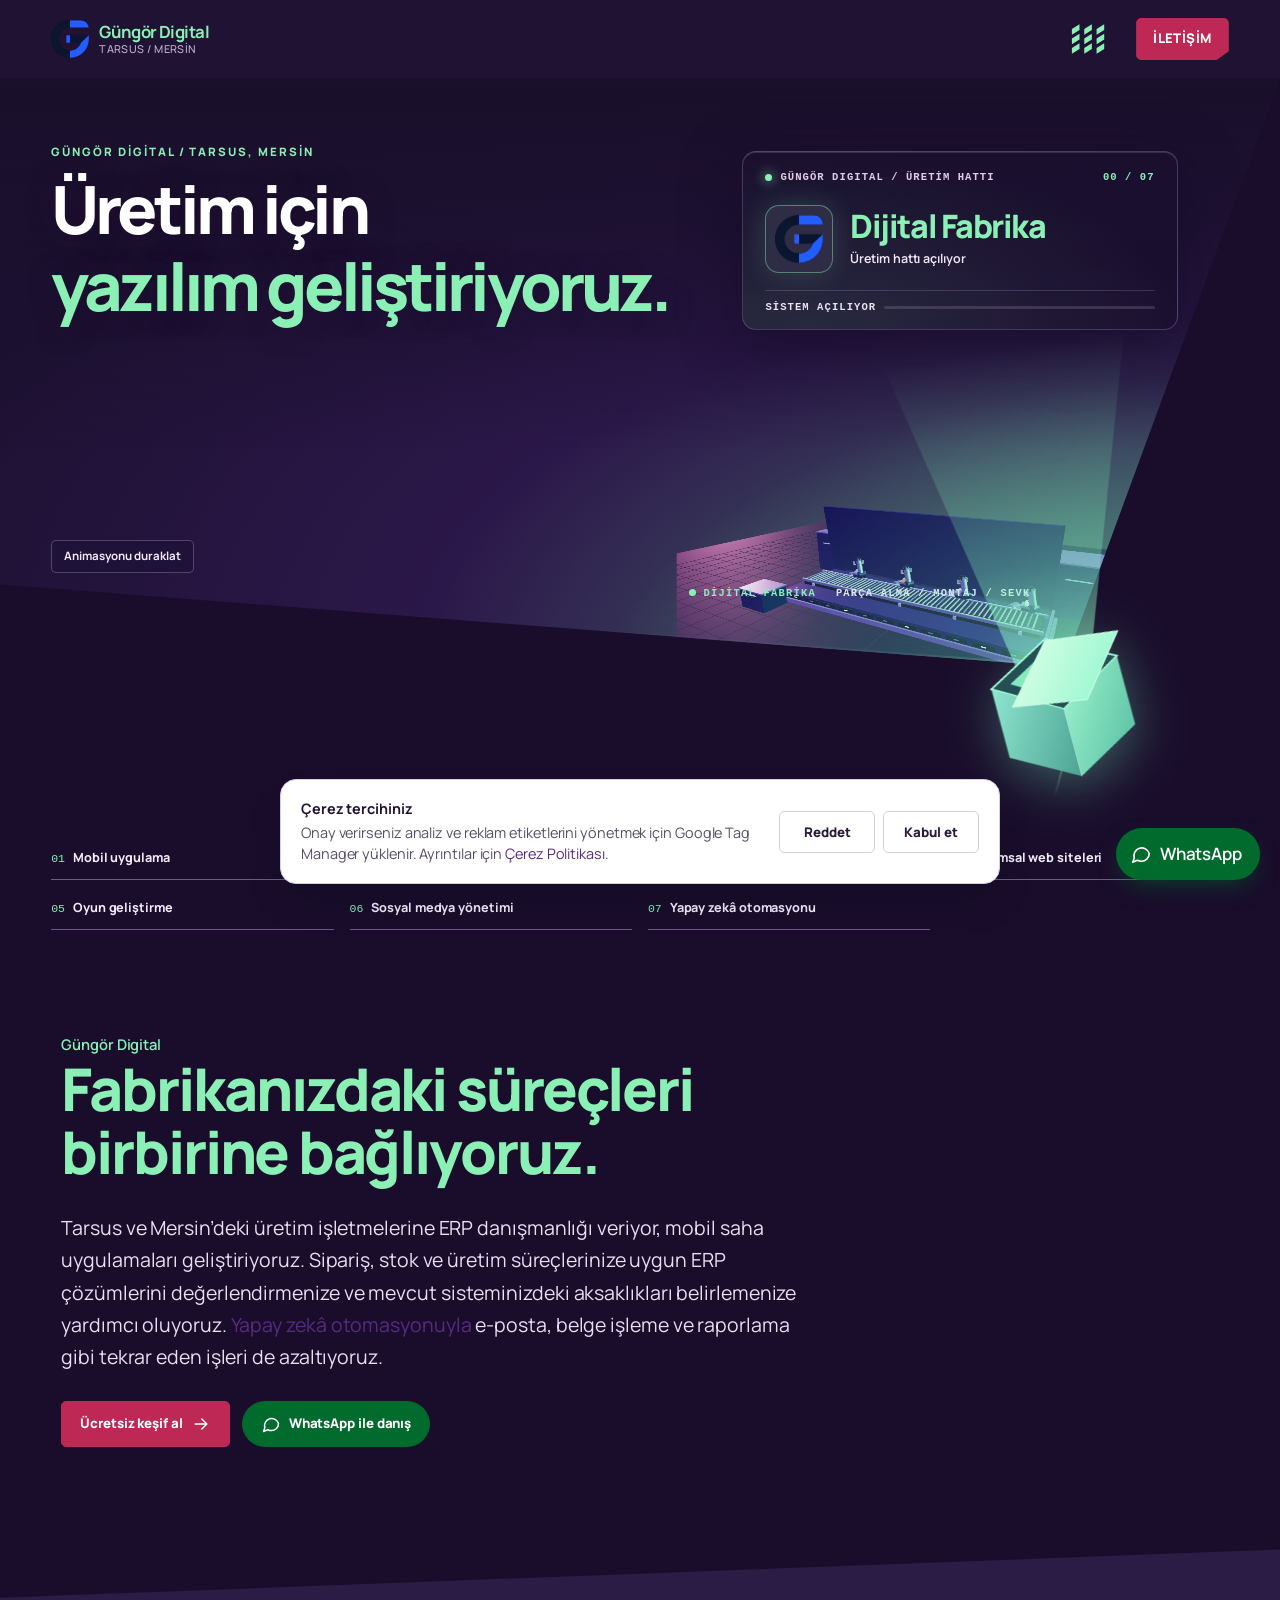
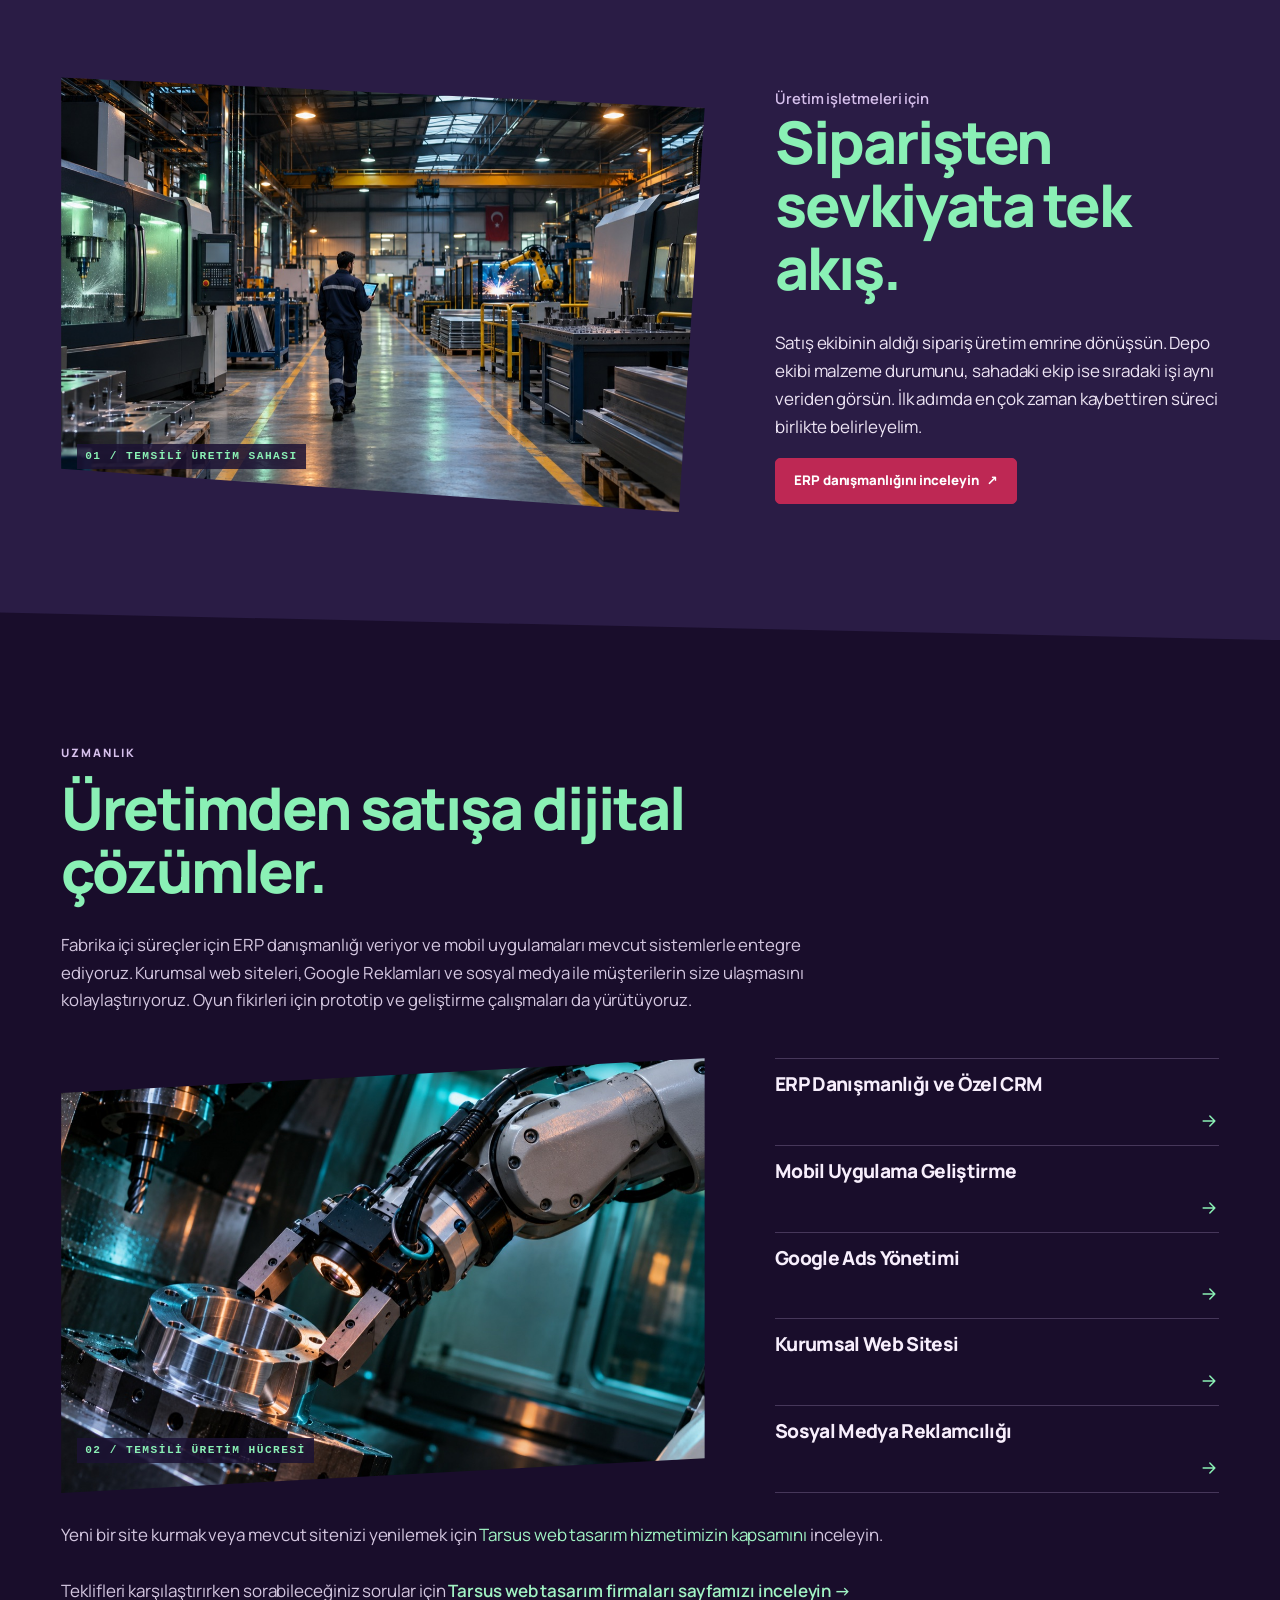
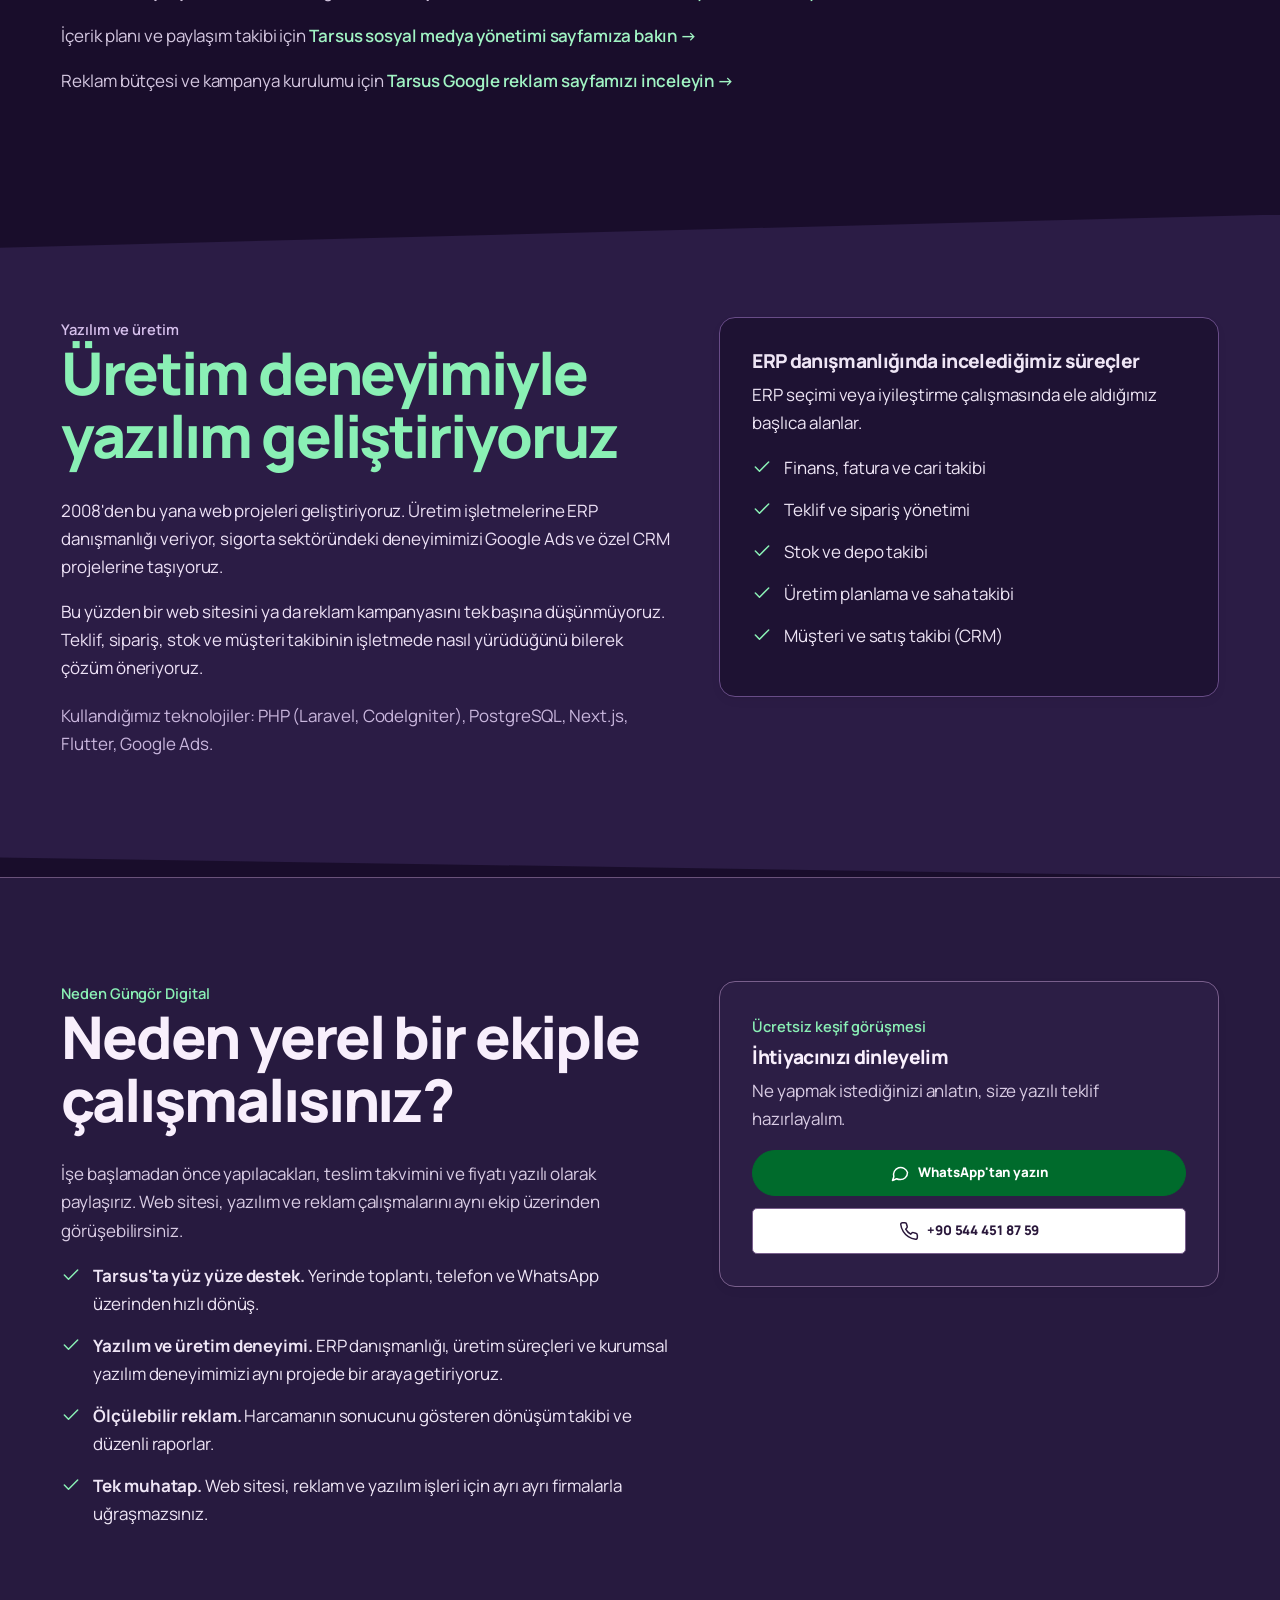
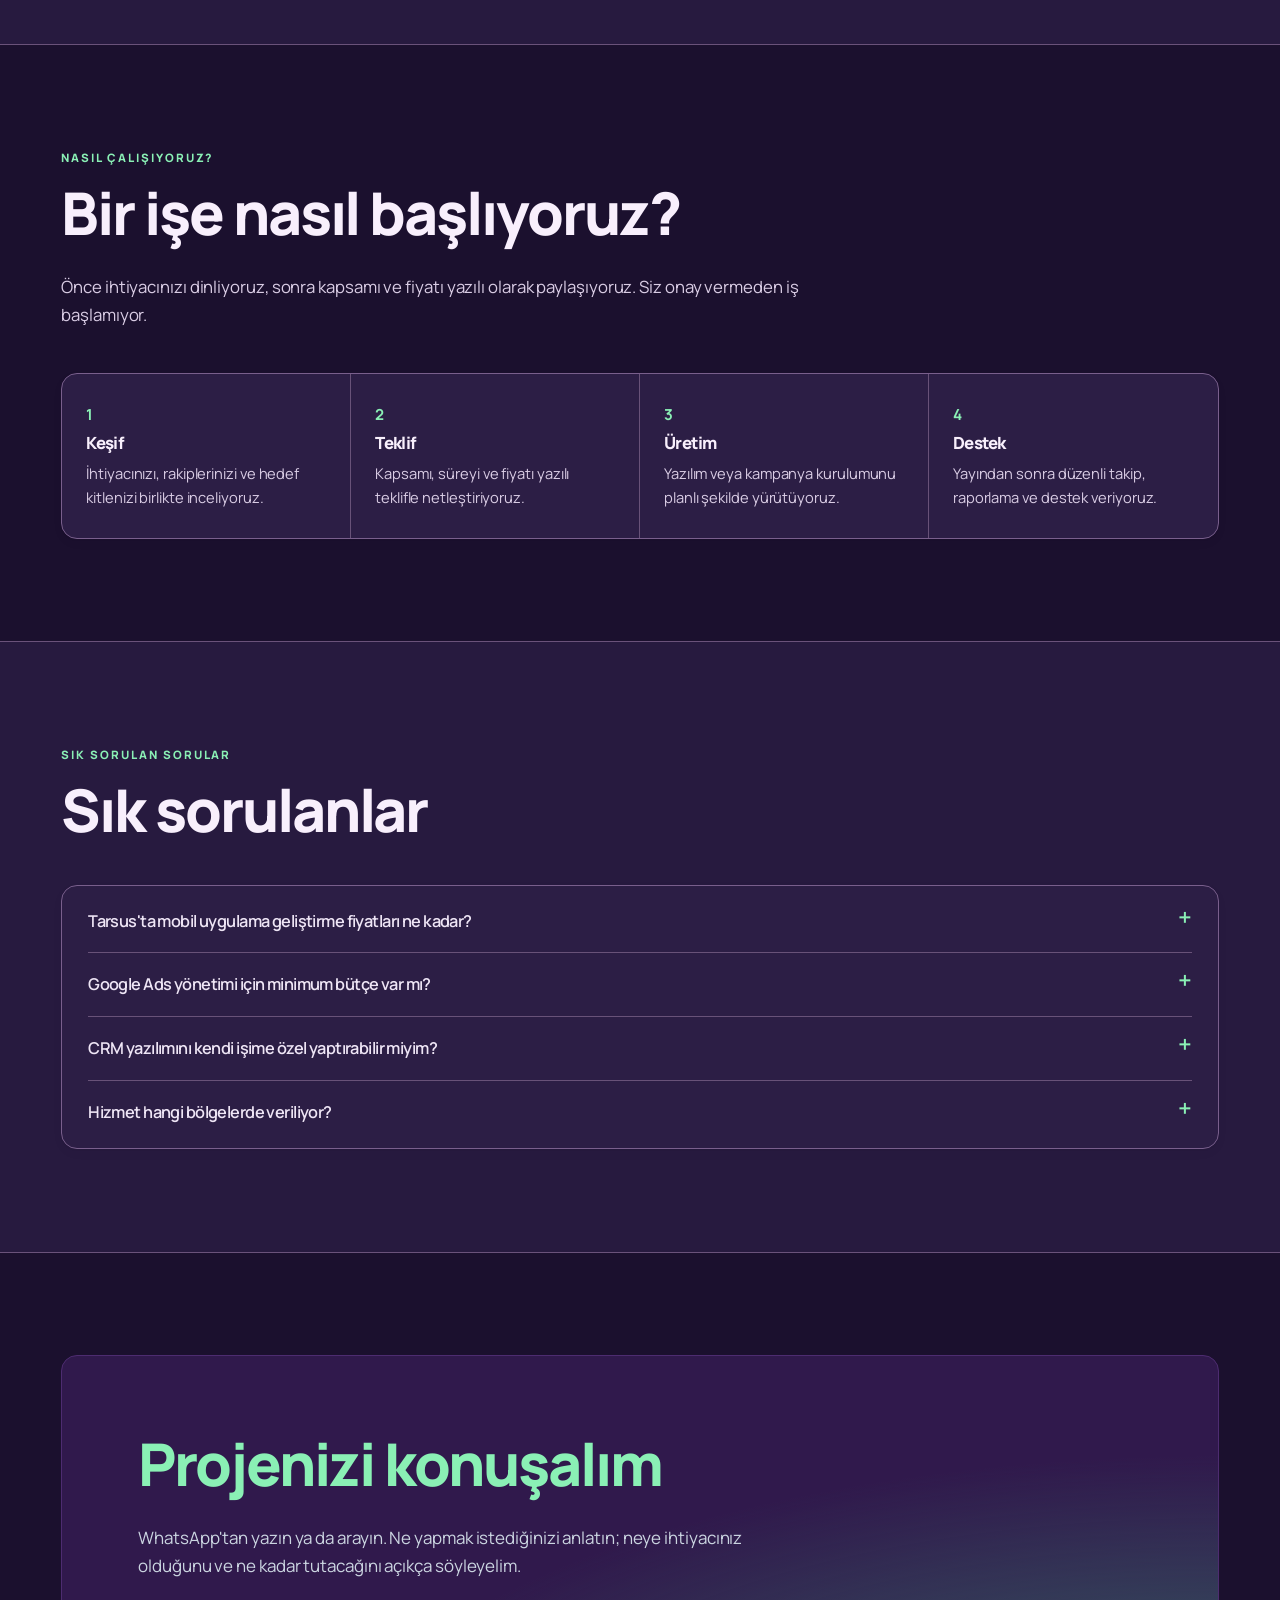
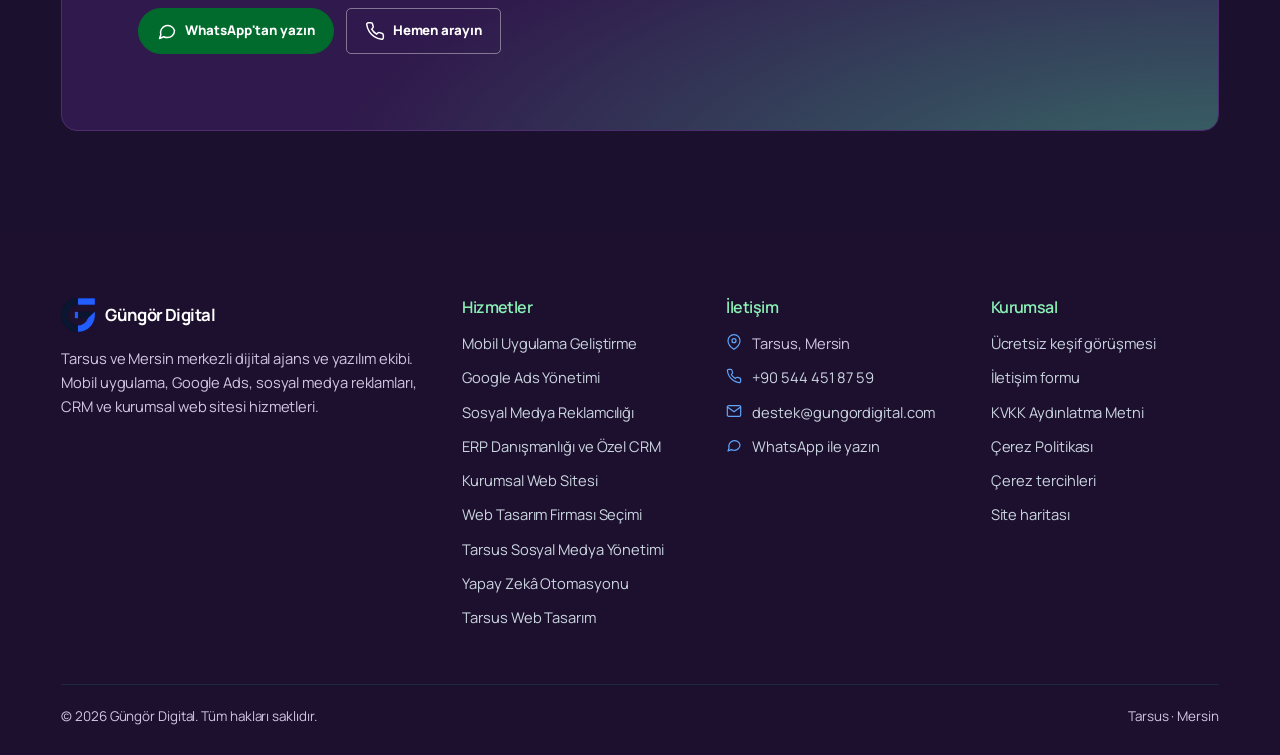
<file: index.html>
<!doctype html>
<html lang="tr-TR">
<head>
<meta charset="utf-8">
<meta name="google-site-verification" content="k1yBXpzhwBnbhdokewDQdq4VgAo1lMGQT7mjPiqqTH0">
<meta name="viewport" content="width=device-width,initial-scale=1,viewport-fit=cover">
<title>Tarsus ve Mersin Yazılım, ERP Danışmanlığı ve Otomasyon | Güngör Digital</title>
<meta name="description" content="Tarsus ve Mersin’de ERP danışmanlığı, yapay zekâ otomasyonu ve mobil saha yazılımı. Üretim işletmeleri için süreç analizi ve entegrasyon planlama.">
<meta name="robots" content="index,follow,max-image-preview:large,max-snippet:-1">
<meta name="author" content="Güngör Digital">
<meta name="geo.region" content="TR-33">
<meta name="geo.placename" content="Tarsus, Mersin">
<link rel="canonical" href="https://tarsus.gungordigital.com/">
<link rel="alternate" hreflang="tr-TR" href="https://tarsus.gungordigital.com/">
<link rel="alternate" hreflang="x-default" href="https://tarsus.gungordigital.com/">
<meta property="og:type" content="website">
<meta property="og:site_name" content="Güngör Digital">
<meta property="og:locale" content="tr_TR">
<meta property="og:title" content="Tarsus ve Mersin Yazılım, ERP Danışmanlığı ve Otomasyon | Güngör Digital">
<meta property="og:description" content="Tarsus ve Mersin’de ERP danışmanlığı, yapay zekâ otomasyonu ve mobil saha yazılımı. Üretim işletmeleri için süreç analizi ve entegrasyon planlama.">
<meta property="og:url" content="https://tarsus.gungordigital.com/">
<meta property="og:image" content="https://tarsus.gungordigital.com/assets/logo.png">
<meta name="twitter:card" content="summary">
<meta name="twitter:title" content="Tarsus ve Mersin Yazılım, ERP Danışmanlığı ve Otomasyon | Güngör Digital">
<meta name="twitter:description" content="Tarsus ve Mersin’de ERP danışmanlığı, yapay zekâ otomasyonu ve mobil saha yazılımı. Üretim işletmeleri için süreç analizi ve entegrasyon planlama.">
<meta name="theme-color" content="#211134">
<link rel="icon" href="/assets/favicon.svg" type="image/svg+xml">
<link rel="icon" href="/assets/logo.png" type="image/png">
<link rel="apple-touch-icon" href="/assets/logo.png">
<link rel="preconnect" href="https://fonts.googleapis.com">
<link rel="preconnect" href="https://fonts.gstatic.com" crossorigin>
<link href="https://fonts.googleapis.com/css2?family=Manrope:wght@400;500;600;700;800&amp;display=swap" rel="stylesheet">
<link rel="stylesheet" href="/assets/style.css?v=kupu-menu">
<script type="application/ld+json">{"@context": "https://schema.org", "@type": "ProfessionalService", "@id": "https://tarsus.gungordigital.com/#business", "name": "Güngör Digital", "url": "https://tarsus.gungordigital.com/", "logo": "https://tarsus.gungordigital.com/assets/logo.png", "telephone": "+905444518759", "email": "destek@gungordigital.com", "address": {"@type": "PostalAddress", "addressLocality": "Tarsus", "addressRegion": "Mersin", "addressCountry": "TR"}, "areaServed": [{"@type": "City", "name": "Tarsus"}, {"@type": "AdministrativeArea", "name": "Mersin"}], "availableLanguage": "Turkish", "knowsAbout": ["Mobil uygulama geliştirme", "Google Ads", "Sosyal medya reklamcılığı", "CRM yazılımı", "Kurumsal web sitesi", "SEO", "ERP danışmanlığı", "Yapay zekâ ve iş süreci otomasyonu", "Sosyal medya yönetimi", "Oyun geliştirme"], "hasOfferCatalog": {"@type": "OfferCatalog", "name": "Hizmetler", "itemListElement": [{"@type": "Offer", "itemOffered": {"@type": "Service", "name": "Tarsus'ta Mobil Uygulama Geliştirme", "url": "https://tarsus.gungordigital.com/mobil-uygulama-gelistirme.html"}}, {"@type": "Offer", "itemOffered": {"@type": "Service", "name": "Tarsus'ta Google Ads Yönetimi", "url": "https://tarsus.gungordigital.com/google-ads-yonetimi.html"}}, {"@type": "Offer", "itemOffered": {"@type": "Service", "name": "Tarsus'ta Sosyal Medya Reklamcılığı", "url": "https://tarsus.gungordigital.com/sosyal-medya-reklamciligi.html"}}, {"@type": "Offer", "itemOffered": {"@type": "Service", "name": "Özel CRM ve Kurumsal Yazılım Geliştirme", "url": "https://tarsus.gungordigital.com/crm-ve-kurumsal-yazilim.html"}}, {"@type": "Offer", "itemOffered": {"@type": "Service", "name": "Tarsus'ta Kurumsal Web Sitesi Tasarımı", "url": "https://tarsus.gungordigital.com/kurumsal-web-sitesi.html"}}]}}</script>
<script type="application/ld+json">{"@context": "https://schema.org", "@type": "WebSite", "name": "Güngör Digital", "url": "https://tarsus.gungordigital.com/", "inLanguage": "tr-TR", "@id": "https://tarsus.gungordigital.com/#website"}</script>
<script type="application/ld+json">{"@context": "https://schema.org", "@type": "FAQPage", "mainEntity": [{"@type": "Question", "name": "Tarsus'ta mobil uygulama geliştirme fiyatları ne kadar?", "acceptedAnswer": {"@type": "Answer", "text": "Fiyat; platforma (iOS, Android veya ikisi), özelliklere ve entegrasyonlara göre değişir. Ücretsiz keşif görüşmesinde kapsamı netleştirip yazılı teklif sunuyoruz."}}, {"@type": "Question", "name": "Google Ads yönetimi için minimum bütçe var mı?", "acceptedAnswer": {"@type": "Answer", "text": "Sabit bir minimum bütçe zorunluluğumuz yok. Sektörünüze ve hedeflerinize göre uygun bütçe planı oluşturuyoruz. Reklam harcaması doğrudan Google'a ödenir."}}, {"@type": "Question", "name": "CRM yazılımını kendi işime özel yaptırabilir miyim?", "acceptedAnswer": {"@type": "Answer", "text": "Evet. Satış, müşteri takibi, teklif ve fatura süreçlerinize göre özel CRM geliştiriyoruz; mevcut sisteminizle entegrasyon da yapılabilir."}}, {"@type": "Question", "name": "Hizmet hangi bölgelerde veriliyor?", "acceptedAnswer": {"@type": "Answer", "text": "Merkezimiz Tarsus'tadır. Tarsus ve Mersin'de yüz yüze, diğer bölgelerde ise uzaktan çalışıyoruz."}}]}</script>
<script type="application/ld+json">{"@context": "https://schema.org", "@type": "WebPage", "@id": "https://tarsus.gungordigital.com/#webpage", "url": "https://tarsus.gungordigital.com/", "name": "Tarsus ve Mersin Yazılım, ERP Danışmanlığı ve Otomasyon | Güngör Digital", "description": "Tarsus ve Mersin’de ERP danışmanlığı, yapay zekâ otomasyonu ve mobil saha yazılımı. Üretim işletmeleri için süreç analizi ve entegrasyon planlama.", "inLanguage": "tr-TR", "isPartOf": {"@id": "https://tarsus.gungordigital.com/#website"}, "about": {"@id": "https://tarsus.gungordigital.com/#business"}}</script>
<template id="gd-gtm-source">
<script async src="https://www.googletagmanager.com/gtm.js?id=GTM-NLWD7CCN"></script>
</template>
<script>
  window.dataLayer = window.dataLayer || [];
  function gtag(){dataLayer.push(arguments);}
  gtag('js', new Date());
</script>
</head>
<body class="home">
<a class="skip" href="#main">İçeriğe geç</a>
<header class="site-header">
<div class="wrap nav">
<a class="logo" href="/" aria-label="Güngör Digital - Ana sayfa"><img src="/assets/logo.png" alt="Güngör Digital logosu" width="38" height="38"><span class="logo-t"><b>Güngör Digital</b><small>TARSUS / MERSİN</small></span></a>
<nav class="menu-overlay" id="menu" aria-label="Ana menü" hidden>
<div class="menu-inner wrap">
<ul class="menu-links"><li><a href="/" aria-current="page">Ana Sayfa</a></li><li><a href="/#hizmetler">Uzmanlık</a><ul class="menu-services"><li><a href="/crm-ve-kurumsal-yazilim.html">ERP Danışmanlığı ve CRM</a></li><li><a href="/yapay-zeka-otomasyonu.html">Yapay Zekâ Otomasyonu</a></li><li><a href="/mobil-uygulama-gelistirme.html">Mobil Uygulama</a></li><li><a href="/google-ads-yonetimi.html">Google Reklamları</a></li><li><a href="/kurumsal-web-sitesi.html">Kurumsal Web</a></li><li><a href="/tarsus-web-tasarim.html">Tarsus Web Tasarım</a></li><li><a href="/tarsus-web-tasarim-firmalari.html">Web Tasarım Firması Seçimi</a></li><li><a href="/sosyal-medya-reklamciligi.html">Sosyal Medya Reklamları</a></li><li><a href="/tarsus-sosyal-medya-yonetimi.html">Sosyal Medya Yönetimi</a></li><li><a href="/iletisim.html#oyun-gelistirme">Oyun Geliştirme</a></li></ul></li><li><a href="/#yaklasim">Yaklaşım</a></li><li><a href="/#hakkimizda">Hakkımızda</a></li><li><a href="/iletisim.html">İletişim</a></li></ul>
<div class="menu-visual" aria-hidden="true">
  <img src="/assets/uretim-sahasi.jpg" alt="" width="1500" height="844" loading="lazy" decoding="async">
  <img src="/assets/robot-kalite.jpg" alt="" width="1450" height="816" loading="lazy" decoding="async">
</div>
</div>
</nav>
<div class="nav-right">
<a class="btn btn-wa btn-sm hide-m" href="https://wa.me/905444518759" rel="noopener"><svg class="ic" viewBox="0 0 24 24" fill="none" stroke="currentColor" stroke-width="1.8" stroke-linecap="round" stroke-linejoin="round" aria-hidden="true"><path d="M21 11.5a8.4 8.4 0 0 1-9 8.4 8.6 8.6 0 0 1-4-1L3 21l1.6-4.6A8.4 8.4 0 1 1 21 11.5z"/></svg>WhatsApp</a>
<a class="btn btn-primary btn-sm" href="/iletisim.html">İletişim <svg class="ic" viewBox="0 0 24 24" fill="none" stroke="currentColor" stroke-width="1.8" stroke-linecap="round" stroke-linejoin="round" aria-hidden="true"><path d="M5 12h14M13 6l6 6-6 6"/></svg></a>
<button class="nav-toggle" type="button" aria-label="Menüyü aç" aria-expanded="false" aria-controls="menu">
<svg class="nav-grid-icon" viewBox="0 0 40 36" aria-hidden="true">
<path fill="currentColor" d="M2 7l8-5v6l-8 5zm13 0l8-5v6l-8 5zm13 0l8-5v6l-8 5zM2 17l8-5v6l-8 5zm13 0l8-5v6l-8 5zm13 0l8-5v6l-8 5zM2 27l8-5v6l-8 5zm13 0l8-5v6l-8 5zm13 0l8-5v6l-8 5z"/>
</svg>
<svg class="nav-close-icon" viewBox="0 0 40 36" aria-hidden="true"><path fill="currentColor" d="m3 3 10 6v6L3 9zm33 0v6l-10 6V9zM3 32v-6l10-6v6zm33 0-10-6v-6l10 6zM16 15h7v6h-7z"/></svg>
</button>
</div>
</div>
</header>
<main id="main">
<section class="hero">
<div class="hero-assembly">
<div class="hero-surface">
  <div class="wrap">
    <span class="pill">Güngör Digital / Tarsus, Mersin</span>
    <h1>Üretim için <span class="accent">yazılım geliştiriyoruz.</span></h1>
  </div>
  <div class="factory-show" aria-hidden="true" hidden>
    <div class="show-status"><span class="show-beacon"></span><span>GÜNGÖR DIGITAL / ÜRETİM HATTI</span><span class="show-index">00 / 07</span></div>
    <div class="show-body">
      <div class="show-icon">
        <img src="/assets/logo.png" alt="" width="54" height="54">
        <svg viewBox="0 0 48 48" fill="none" stroke="currentColor" stroke-width="2.25" stroke-linecap="round" stroke-linejoin="round">
          <g data-icon="1"><rect x="13" y="4" width="22" height="40" rx="5"/><path d="M20 9h8m-9 17 4 4 7-9m-8 17h4"/></g>
          <g data-icon="2"><path d="m24 5 19 10-19 10L5 15zm-19 19 19 10 19-10M5 33l19 10 19-10"/></g>
          <g data-icon="3"><path d="M6 39h36M10 31v-8m9 8V18m9 13V14m9 17V8M9 17l10-6 8 1 10-7m-7 0h7v7"/></g>
          <g data-icon="4"><rect x="4" y="7" width="40" height="34" rx="4"/><path d="M4 16h40M10 12h1m5 0h1m2 13-6 5 6 5m10-10 6 5-6 5"/></g>
          <g data-icon="5"><path d="M14 14h20c4 0 7 3 8 7l2 10c1 5-4 8-8 5l-5-5H17l-5 5c-4 3-9 0-8-5l2-10c1-4 4-7 8-7Z"/><path d="M15 19v10m-5-5h10m11-1h.1m6 4h.1"/></g>
          <g data-icon="6"><path d="M9 9h25a4 4 0 0 1 4 4v16a4 4 0 0 1-4 4H21l-9 7v-7H9a4 4 0 0 1-4-4V13a4 4 0 0 1 4-4Z"/><path d="M14 21h.1m7 0h.1m7 0h.1m10-6h2a3 3 0 0 1 3 3v12"/></g>
          <g data-icon="7"><rect x="15" y="15" width="18" height="18" rx="4"/><path d="M24 5v10m0 18v10M5 24h10m18 0h10m-25 0 4 4 7-8"/><circle cx="24" cy="5" r="2"/><circle cx="43" cy="24" r="2"/></g>
        </svg>
      </div>
      <div class="show-copy">
        <div class="show-title">Dijital Fabrika</div>
        <div class="show-detail">Üretim hattı açılıyor</div>
      </div>
    </div>
    <div class="show-footer"><span class="show-stage">SİSTEM AÇILIYOR</span><span class="show-track"><span></span></span></div>
  </div>
  <figure class="factory-scene">
  <canvas class="factory-canvas" role="img" aria-label="Sürekli çalışan 3B fabrika sahnesi. Robot kolları besleyicilerden parça alıp Güngör Digital, mobil uygulama, ERP danışmanlığı, Google Reklamları, kurumsal web sitesi, oyun geliştirme, sosyal medya ve yapay zekâ otomasyonu paletlerine takıyor. Konveyör paletleri istasyonlar arasında taşıyor."></canvas>
  <img src="/assets/dijital-fabrika.svg?v=2" width="800" height="450" alt="Kutudan yükselen Güngör Digital üretim hattı. Robot kolları Güngör logosu, Ads, mobil uygulama ve ERP danışmanlığını simgeleyen parçaları sırayla yerleştiriyor." fetchpriority="high">
  <figcaption><span>DİJİTAL FABRİKA</span><span>PARÇA ALMA / MONTAJ / SEVK</span></figcaption>
</figure>
<button class="motion-control" type="button" hidden>Animasyonu duraklat</button>
</div>
<div class="hero-cube" aria-hidden="true">
  <svg viewBox="0 0 100 100" fill="none">
    <defs>
      <linearGradient id="cube-top" x2="1" y2="1"><stop stop-color="#e1ffe9"/><stop offset="1" stop-color="#8cf6cc"/></linearGradient>
      <linearGradient id="cube-left" x2="1" y2="1"><stop stop-color="#8de6ce"/><stop offset="1" stop-color="#4ca394"/></linearGradient>
      <linearGradient id="cube-right" x2="1" y2="1"><stop stop-color="#a3f6d2"/><stop offset="1" stop-color="#52bc9e"/></linearGradient>
    </defs>
    <path d="m50 3 43 23-43 25L7 26z" fill="#244f54" stroke="#a7ffda" stroke-width="1.2"/>
    <path d="m50 10 30 16-30 18-30-18z" fill="#93ffd0" opacity=".88"/>
    <path d="M7 26l43 25v46L7 73z" fill="url(#cube-left)"/>
    <path d="m50 51 43-25v47L50 97z" fill="url(#cube-right)"/>
    <path d="m7 26 43 25 43-25M50 51v46" stroke="#ceffe6" stroke-opacity=".56" stroke-width=".6"/>
    <path class="cube-lid" d="m50 3 43 23-43 25L7 26z" fill="url(#cube-top)" stroke="#ceffe6" stroke-width=".65"/>
  </svg>
</div>
</div>
<nav class="wrap factory-services" aria-label="Üretim hattındaki hizmetler">
  <a href="/mobil-uygulama-gelistirme.html"><span>01</span> Mobil uygulama</a>
  <a href="/crm-ve-kurumsal-yazilim.html"><span>02</span> ERP danışmanlığı</a>
  <a href="/google-ads-yonetimi.html"><span>03</span> Google Reklamları</a>
  <a href="/kurumsal-web-sitesi.html"><span>04</span> Kurumsal web siteleri</a>
  <a href="/iletisim.html#oyun-gelistirme"><span>05</span> Oyun geliştirme</a>
  <a href="/tarsus-sosyal-medya-yonetimi.html"><span>06</span> Sosyal medya yönetimi</a>
  <a href="/yapay-zeka-otomasyonu.html"><span>07</span> Yapay zekâ otomasyonu</a>
</nav>
</section>
<section class="section home-intro"><div class="wrap">
<div class="intro-copy">
<div class="label">Güngör Digital</div>
<h2>Fabrikanızdaki süreçleri birbirine bağlıyoruz.</h2>
<p class="lead">Tarsus ve Mersin’deki üretim işletmelerine ERP danışmanlığı veriyor, mobil saha uygulamaları geliştiriyoruz. Sipariş, stok ve üretim süreçlerinize uygun ERP çözümlerini değerlendirmenize ve mevcut sisteminizdeki aksaklıkları belirlemenize yardımcı oluyoruz. <a href="/yapay-zeka-otomasyonu.html">Yapay zekâ otomasyonuyla</a> e-posta, belge işleme ve raporlama gibi tekrar eden işleri de azaltıyoruz.</p>
<div class="btns">
<a class="btn btn-primary" href="/iletisim.html">Ücretsiz keşif al <svg class="ic" viewBox="0 0 24 24" fill="none" stroke="currentColor" stroke-width="1.8" stroke-linecap="round" stroke-linejoin="round" aria-hidden="true"><path d="M5 12h14M13 6l6 6-6 6"/></svg></a>
<a class="btn btn-wa" href="https://wa.me/905444518759" rel="noopener"><svg class="ic" viewBox="0 0 24 24" fill="none" stroke="currentColor" stroke-width="1.8" stroke-linecap="round" stroke-linejoin="round" aria-hidden="true"><path d="M21 11.5a8.4 8.4 0 0 1-9 8.4 8.6 8.6 0 0 1-4-1L3 21l1.6-4.6A8.4 8.4 0 1 1 21 11.5z"/></svg>WhatsApp ile danış</a>
</div>
</div>
<div class="trust"><div><svg class="ic" viewBox="0 0 24 24" fill="none" stroke="currentColor" stroke-width="1.8" stroke-linecap="round" stroke-linejoin="round" aria-hidden="true"><path d="M1 6v16l7-4 8 4 7-4V2l-7 4-8-4z"/><path d="M8 2v16M16 6v16"/></svg><span>Tarsus & Mersin'de<small>Yüz yüze toplantı veya online görüşme</small></span></div><div><svg class="ic" viewBox="0 0 24 24" fill="none" stroke="currentColor" stroke-width="1.8" stroke-linecap="round" stroke-linejoin="round" aria-hidden="true"><path d="M12 22s8-4 8-10V5l-8-3-8 3v7c0 6 8 10 8 10z"/></svg><span>Şeffaf teklif<small>Kapsam ve fiyat yazılı olarak netleşir</small></span></div><div><svg class="ic" viewBox="0 0 24 24" fill="none" stroke="currentColor" stroke-width="1.8" stroke-linecap="round" stroke-linejoin="round" aria-hidden="true"><circle cx="9" cy="7" r="4"/><path d="M17 11a4 4 0 1 0 0-8M3 21v-2a4 4 0 0 1 4-4h6a4 4 0 0 1 4 4v2"/></svg><span>Tek muhatap<small>Web, reklam ve yazılım için ayrı ayrı firma aramazsınız</small></span></div><div><svg class="ic" viewBox="0 0 24 24" fill="none" stroke="currentColor" stroke-width="1.8" stroke-linecap="round" stroke-linejoin="round" aria-hidden="true"><path d="M13 2 3 14h9l-1 8 10-12h-9z"/></svg><span>Hızlı dönüş<small>WhatsApp üzerinden hızlı yanıt</small></span></div></div>

</div></section>
<section class="section factory-feature" aria-labelledby="factory-feature-heading">
  <div class="wrap feature-grid">
    <figure class="feature-photo">
      <img src="/assets/uretim-sahasi.jpg" width="1500" height="844" loading="lazy" decoding="async" alt="Üretim makinelerinin bulunduğu fabrikada tabletle çalışan personel">
      <figcaption>01 / TEMSİLİ ÜRETİM SAHASI</figcaption>
    </figure>
    <div class="feature-copy">
      <div class="label">Üretim işletmeleri için</div>
      <h2 id="factory-feature-heading">Siparişten sevkiyata tek akış.</h2>
      <p>Satış ekibinin aldığı sipariş üretim emrine dönüşsün. Depo ekibi malzeme durumunu, sahadaki ekip ise sıradaki işi aynı veriden görsün. İlk adımda en çok zaman kaybettiren süreci birlikte belirleyelim.</p>
      <a class="btn btn-primary" href="/crm-ve-kurumsal-yazilim.html">ERP danışmanlığını inceleyin <span aria-hidden="true">↗</span></a>
    </div>
  </div>
</section>
<section class="section" id="hizmetler"><div class="wrap">
<div class="section-head"><div class="label">Uzmanlık</div><h2>Üretimden satışa dijital çözümler.</h2><p>Fabrika içi süreçler için ERP danışmanlığı veriyor ve mobil uygulamaları mevcut sistemlerle entegre ediyoruz. Kurumsal web siteleri, Google Reklamları ve sosyal medya ile müşterilerin size ulaşmasını kolaylaştırıyoruz. Oyun fikirleri için prototip ve geliştirme çalışmaları da yürütüyoruz.</p></div>
<div class="expertise-grid">
<figure class="expertise-photo"><img src="/assets/robot-kalite.jpg" width="1450" height="816" loading="lazy" decoding="async" alt="Robot kolunun CNC üretim hücresinde işlenmiş metal parçayı kavraması"><figcaption>02 / TEMSİLİ ÜRETİM HÜCRESİ</figcaption></figure>
<div class="grid grid-3 expertise-links">
<a class="card" href="/crm-ve-kurumsal-yazilim.html"><div class="icon-box"><svg class="ic" viewBox="0 0 24 24" fill="none" stroke="currentColor" stroke-width="1.8" stroke-linecap="round" stroke-linejoin="round" aria-hidden="true"><ellipse cx="12" cy="5" rx="8" ry="3"/><path d="M4 5v14c0 1.7 3.6 3 8 3s8-1.3 8-3V5"/><path d="M4 12c0 1.7 3.6 3 8 3s8-1.3 8-3"/></svg></div><span class="tagchip">DANIŞMANLIK &amp; CRM</span><h3>ERP Danışmanlığı ve Özel CRM</h3><p>ERP seçiminde, süreç analizinde ve mevcut sistemin iyileştirilmesinde danışmanlık. Satış ve müşteri takibi için özel CRM geliştirme.</p><span class="more">Detaylı bilgi <svg class="ic" viewBox="0 0 24 24" fill="none" stroke="currentColor" stroke-width="1.8" stroke-linecap="round" stroke-linejoin="round" aria-hidden="true"><path d="M5 12h14M13 6l6 6-6 6"/></svg></span></a>
<a class="card" href="/mobil-uygulama-gelistirme.html"><div class="icon-box"><svg class="ic" viewBox="0 0 24 24" fill="none" stroke="currentColor" stroke-width="1.8" stroke-linecap="round" stroke-linejoin="round" aria-hidden="true"><rect x="7" y="2" width="10" height="20" rx="2"/><path d="M11 18h2"/></svg></div><span class="tagchip">iOS & Android</span><h3>Mobil Uygulama Geliştirme</h3><p>iOS ve Android için müşteri, personel ve yönetim uygulamaları. Fikirden mağaza yayınına kadar, Tarsus ve Mersin'deki işletmeler için.</p><span class="more">Detaylı bilgi <svg class="ic" viewBox="0 0 24 24" fill="none" stroke="currentColor" stroke-width="1.8" stroke-linecap="round" stroke-linejoin="round" aria-hidden="true"><path d="M5 12h14M13 6l6 6-6 6"/></svg></span></a>
<a class="card" href="/google-ads-yonetimi.html"><div class="icon-box"><svg class="ic" viewBox="0 0 24 24" fill="none" stroke="currentColor" stroke-width="1.8" stroke-linecap="round" stroke-linejoin="round" aria-hidden="true"><circle cx="11" cy="11" r="7"/><path d="m21 21-4.3-4.3"/></svg></div><span class="tagchip">Arama & Performance Max</span><h3>Google Ads Yönetimi</h3><p>Google Ads kampanyalarını kuruyor, arama terimlerini ve bütçeyi takip ediyoruz. Telefon, WhatsApp ve form üzerinden gelen talepleri raporluyoruz.</p><span class="more">Detaylı bilgi <svg class="ic" viewBox="0 0 24 24" fill="none" stroke="currentColor" stroke-width="1.8" stroke-linecap="round" stroke-linejoin="round" aria-hidden="true"><path d="M5 12h14M13 6l6 6-6 6"/></svg></span></a>
<a class="card" href="/kurumsal-web-sitesi.html"><div class="icon-box"><svg class="ic" viewBox="0 0 24 24" fill="none" stroke="currentColor" stroke-width="1.8" stroke-linecap="round" stroke-linejoin="round" aria-hidden="true"><rect x="3" y="4" width="18" height="16" rx="2"/><path d="M3 9h18M7 14h4"/></svg></div><span class="tagchip">Next.js & SEO</span><h3>Kurumsal Web Sitesi</h3><p>Ürün ve hizmetlerinizi anlatan kurumsal siteler hazırlıyoruz. Mobil kullanımı, sayfa başlıklarını ve Google’ın sayfalara erişimini kontrol ediyoruz.</p><span class="more">Detaylı bilgi <svg class="ic" viewBox="0 0 24 24" fill="none" stroke="currentColor" stroke-width="1.8" stroke-linecap="round" stroke-linejoin="round" aria-hidden="true"><path d="M5 12h14M13 6l6 6-6 6"/></svg></span></a>
<a class="card" href="/sosyal-medya-reklamciligi.html"><div class="icon-box"><svg class="ic" viewBox="0 0 24 24" fill="none" stroke="currentColor" stroke-width="1.8" stroke-linecap="round" stroke-linejoin="round" aria-hidden="true"><path d="M3 11v2a1 1 0 0 0 1 1h2l5 4V6L6 10H4a1 1 0 0 0-1 1z"/><path d="M16 8a5 5 0 0 1 0 8"/></svg></div><span class="tagchip">Meta & TikTok</span><h3>Sosyal Medya Reklamcılığı</h3><p>Instagram, Facebook, TikTok ve LinkedIn için reklam metinleri, görseller ve videolar hazırlıyoruz. Kampanyaları gelen başvurulara ve maliyetlerine göre değerlendiriyoruz.</p><span class="more">Detaylı bilgi <svg class="ic" viewBox="0 0 24 24" fill="none" stroke="currentColor" stroke-width="1.8" stroke-linecap="round" stroke-linejoin="round" aria-hidden="true"><path d="M5 12h14M13 6l6 6-6 6"/></svg></span></a>
</div>
</div>
<p style="margin-top:28px;color:var(--muted)">Yeni bir site kurmak veya mevcut sitenizi yenilemek için <a href="/tarsus-web-tasarim.html">Tarsus web tasarım hizmetimizin kapsamını</a> inceleyin.</p>
<p style="margin-top:28px;color:var(--muted)">Teklifleri karşılaştırırken sorabileceğiniz sorular için <a href="/tarsus-web-tasarim-firmalari.html" style="font-weight:600">Tarsus web tasarım firmaları sayfamızı inceleyin &rarr;</a></p>
<p style="margin-top:8px;color:var(--muted)">İçerik planı ve paylaşım takibi için <a href="/tarsus-sosyal-medya-yonetimi.html" style="font-weight:600">Tarsus sosyal medya yönetimi sayfamıza bakın &rarr;</a></p>
<p style="margin-top:8px;color:var(--muted)">Reklam bütçesi ve kampanya kurulumu için <a href="/google-ads-yonetimi.html" style="font-weight:600">Tarsus Google reklam sayfamızı inceleyin &rarr;</a></p>
</div></section>
<section class="section" id="hakkimizda"><div class="wrap split">
<div>
<div class="label">Yazılım ve üretim</div><h2>Üretim deneyimiyle yazılım geliştiriyoruz</h2>
<p>2008'den bu yana web projeleri geliştiriyoruz. Üretim işletmelerine ERP danışmanlığı veriyor, sigorta sektöründeki deneyimimizi Google Ads ve özel CRM projelerine taşıyoruz.</p>
<p>Bu yüzden bir web sitesini ya da reklam kampanyasını tek başına düşünmüyoruz. Teklif, sipariş, stok ve müşteri takibinin işletmede nasıl yürüdüğünü bilerek çözüm öneriyoruz.</p>
<p class="muted" style="margin-top:20px">Kullandığımız teknolojiler: PHP (Laravel, CodeIgniter), PostgreSQL, Next.js, Flutter, Google Ads.</p>
</div>
<aside class="panel">
<img class="experience-art" src="/assets/hizmet-erp.svg" width="544" height="280" alt="Kurumsal yazılım modüllerini gösteren katmanlı çizim" loading="lazy" decoding="async"><h3>ERP danışmanlığında incelediğimiz süreçler</h3>
<p>ERP seçimi veya iyileştirme çalışmasında ele aldığımız başlıca alanlar.</p>
<ul class="checks" style="margin-top:14px">
<li><svg class="ic" viewBox="0 0 24 24" fill="none" stroke="currentColor" stroke-width="1.8" stroke-linecap="round" stroke-linejoin="round" aria-hidden="true"><path d="M20 6 9 17l-5-5"/></svg><span>Finans, fatura ve cari takibi</span></li>
<li><svg class="ic" viewBox="0 0 24 24" fill="none" stroke="currentColor" stroke-width="1.8" stroke-linecap="round" stroke-linejoin="round" aria-hidden="true"><path d="M20 6 9 17l-5-5"/></svg><span>Teklif ve sipariş yönetimi</span></li>
<li><svg class="ic" viewBox="0 0 24 24" fill="none" stroke="currentColor" stroke-width="1.8" stroke-linecap="round" stroke-linejoin="round" aria-hidden="true"><path d="M20 6 9 17l-5-5"/></svg><span>Stok ve depo takibi</span></li>
<li><svg class="ic" viewBox="0 0 24 24" fill="none" stroke="currentColor" stroke-width="1.8" stroke-linecap="round" stroke-linejoin="round" aria-hidden="true"><path d="M20 6 9 17l-5-5"/></svg><span>Üretim planlama ve saha takibi</span></li>
<li><svg class="ic" viewBox="0 0 24 24" fill="none" stroke="currentColor" stroke-width="1.8" stroke-linecap="round" stroke-linejoin="round" aria-hidden="true"><path d="M20 6 9 17l-5-5"/></svg><span>Müşteri ve satış takibi (CRM)</span></li>
</ul>
</aside>
</div></section>
<section class="section alt"><div class="wrap split">
<div>
<div class="label">Neden Güngör Digital</div>
<h2>Neden yerel bir ekiple çalışmalısınız?</h2>
<p class="muted">İşe başlamadan önce yapılacakları, teslim takvimini ve fiyatı yazılı olarak paylaşırız. Web sitesi, yazılım ve reklam çalışmalarını aynı ekip üzerinden görüşebilirsiniz.</p>
<ul class="checks">
<li><svg class="ic" viewBox="0 0 24 24" fill="none" stroke="currentColor" stroke-width="1.8" stroke-linecap="round" stroke-linejoin="round" aria-hidden="true"><path d="M20 6 9 17l-5-5"/></svg><span><strong>Tarsus'ta yüz yüze destek.</strong> Yerinde toplantı, telefon ve WhatsApp üzerinden hızlı dönüş.</span></li>
<li><svg class="ic" viewBox="0 0 24 24" fill="none" stroke="currentColor" stroke-width="1.8" stroke-linecap="round" stroke-linejoin="round" aria-hidden="true"><path d="M20 6 9 17l-5-5"/></svg><span><strong>Yazılım ve üretim deneyimi.</strong> ERP danışmanlığı, üretim süreçleri ve kurumsal yazılım deneyimimizi aynı projede bir araya getiriyoruz.</span></li>
<li><svg class="ic" viewBox="0 0 24 24" fill="none" stroke="currentColor" stroke-width="1.8" stroke-linecap="round" stroke-linejoin="round" aria-hidden="true"><path d="M20 6 9 17l-5-5"/></svg><span><strong>Ölçülebilir reklam.</strong> Harcamanın sonucunu gösteren dönüşüm takibi ve düzenli raporlar.</span></li>
<li><svg class="ic" viewBox="0 0 24 24" fill="none" stroke="currentColor" stroke-width="1.8" stroke-linecap="round" stroke-linejoin="round" aria-hidden="true"><path d="M20 6 9 17l-5-5"/></svg><span><strong>Tek muhatap.</strong> Web sitesi, reklam ve yazılım işleri için ayrı ayrı firmalarla uğraşmazsınız.</span></li>
</ul>
</div>
<aside class="panel">
<div class="label">Ücretsiz keşif görüşmesi</div>
<h3 style="margin-top:8px">İhtiyacınızı dinleyelim</h3>
<p>Ne yapmak istediğinizi anlatın, size yazılı teklif hazırlayalım.</p>
<div class="btns" style="margin-top:4px">
<a class="btn btn-wa btn-block" href="https://wa.me/905444518759" rel="noopener"><svg class="ic" viewBox="0 0 24 24" fill="none" stroke="currentColor" stroke-width="1.8" stroke-linecap="round" stroke-linejoin="round" aria-hidden="true"><path d="M21 11.5a8.4 8.4 0 0 1-9 8.4 8.6 8.6 0 0 1-4-1L3 21l1.6-4.6A8.4 8.4 0 1 1 21 11.5z"/></svg>WhatsApp'tan yazın</a>
<a class="btn btn-outline btn-block" href="tel:+905444518759"><svg class="ic" viewBox="0 0 24 24" fill="none" stroke="currentColor" stroke-width="1.8" stroke-linecap="round" stroke-linejoin="round" aria-hidden="true"><path d="M22 16.9v3a2 2 0 0 1-2.2 2 19.8 19.8 0 0 1-8.6-3.1 19.5 19.5 0 0 1-6-6A19.8 19.8 0 0 1 2.1 4.2 2 2 0 0 1 4.1 2h3a2 2 0 0 1 2 1.7c.1.9.4 1.8.7 2.7a2 2 0 0 1-.5 2.1L8 9.8a16 16 0 0 0 6 6l1.3-1.3a2 2 0 0 1 2.1-.5c.9.3 1.8.6 2.7.7a2 2 0 0 1 1.7 2z"/></svg>+90 544 451 87 59</a>
</div>
</aside>
</div></section>
<section class="section" id="yaklasim"><div class="wrap">
<div class="section-head"><div class="label">Nasıl çalışıyoruz?</div><h2>Bir işe nasıl başlıyoruz?</h2><p>Önce ihtiyacınızı dinliyoruz, sonra kapsamı ve fiyatı yazılı olarak paylaşıyoruz. Siz onay vermeden iş başlamıyor.</p></div>
<div class="process"><div><b>1</b><h3>Keşif</h3><p>İhtiyacınızı, rakiplerinizi ve hedef kitlenizi birlikte inceliyoruz.</p></div><div><b>2</b><h3>Teklif</h3><p>Kapsamı, süreyi ve fiyatı yazılı teklifle netleştiriyoruz.</p></div><div><b>3</b><h3>Üretim</h3><p>Yazılım veya kampanya kurulumunu planlı şekilde yürütüyoruz.</p></div><div><b>4</b><h3>Destek</h3><p>Yayından sonra düzenli takip, raporlama ve destek veriyoruz.</p></div></div>
</div></section>
<section class="section alt" id="sss"><div class="wrap"><div class="section-head"><div class="label">Sık sorulan sorular</div><h2>Sık sorulanlar</h2></div><div class="faq-acc"><details><summary>Tarsus'ta mobil uygulama geliştirme fiyatları ne kadar?</summary><p>Fiyat; platforma (iOS, Android veya ikisi), özelliklere ve entegrasyonlara göre değişir. Ücretsiz keşif görüşmesinde kapsamı netleştirip yazılı teklif sunuyoruz.</p></details><details><summary>Google Ads yönetimi için minimum bütçe var mı?</summary><p>Sabit bir minimum bütçe zorunluluğumuz yok. Sektörünüze ve hedeflerinize göre uygun bütçe planı oluşturuyoruz. Reklam harcaması doğrudan Google'a ödenir.</p></details><details><summary>CRM yazılımını kendi işime özel yaptırabilir miyim?</summary><p>Evet. Satış, müşteri takibi, teklif ve fatura süreçlerinize göre özel CRM geliştiriyoruz; mevcut sisteminizle entegrasyon da yapılabilir.</p></details><details><summary>Hizmet hangi bölgelerde veriliyor?</summary><p>Merkezimiz Tarsus'tadır. Tarsus ve Mersin'de yüz yüze, diğer bölgelerde ise uzaktan çalışıyoruz.</p></details></div></div></section>
<section class="section"><div class="wrap"><div class="cta">
<h2>Projenizi konuşalım</h2>
<p>WhatsApp'tan yazın ya da arayın. Ne yapmak istediğinizi anlatın; neye ihtiyacınız olduğunu ve ne kadar tutacağını açıkça söyleyelim.</p>
<div class="btns">
<a class="btn btn-wa" href="https://wa.me/905444518759" rel="noopener"><svg class="ic" viewBox="0 0 24 24" fill="none" stroke="currentColor" stroke-width="1.8" stroke-linecap="round" stroke-linejoin="round" aria-hidden="true"><path d="M21 11.5a8.4 8.4 0 0 1-9 8.4 8.6 8.6 0 0 1-4-1L3 21l1.6-4.6A8.4 8.4 0 1 1 21 11.5z"/></svg>WhatsApp'tan yazın</a>
<a class="btn btn-outline" href="tel:+905444518759"><svg class="ic" viewBox="0 0 24 24" fill="none" stroke="currentColor" stroke-width="1.8" stroke-linecap="round" stroke-linejoin="round" aria-hidden="true"><path d="M22 16.9v3a2 2 0 0 1-2.2 2 19.8 19.8 0 0 1-8.6-3.1 19.5 19.5 0 0 1-6-6A19.8 19.8 0 0 1 2.1 4.2 2 2 0 0 1 4.1 2h3a2 2 0 0 1 2 1.7c.1.9.4 1.8.7 2.7a2 2 0 0 1-.5 2.1L8 9.8a16 16 0 0 0 6 6l1.3-1.3a2 2 0 0 1 2.1-.5c.9.3 1.8.6 2.7.7a2 2 0 0 1 1.7 2z"/></svg>Hemen arayın</a>
</div>
</div></div></section>
</main>
<footer class="site-footer">
<div class="wrap">
<div class="fgrid">
<div>
<div class="fbrand"><img src="/assets/logo.png" alt="" width="34" height="34"><b>Güngör Digital</b></div>
<p>Tarsus ve Mersin merkezli dijital ajans ve yazılım ekibi. Mobil uygulama, Google Ads, sosyal medya reklamları, CRM ve kurumsal web sitesi hizmetleri.</p>
</div>
<div>
<h3>Hizmetler</h3>
<ul><li><a href="/mobil-uygulama-gelistirme.html">Mobil Uygulama Geliştirme</a></li><li><a href="/google-ads-yonetimi.html">Google Ads Yönetimi</a></li><li><a href="/sosyal-medya-reklamciligi.html">Sosyal Medya Reklamcılığı</a></li><li><a href="/crm-ve-kurumsal-yazilim.html">ERP Danışmanlığı ve Özel CRM</a></li><li><a href="/kurumsal-web-sitesi.html">Kurumsal Web Sitesi</a></li><li><a href="/tarsus-web-tasarim-firmalari.html">Web Tasarım Firması Seçimi</a></li><li><a href="/tarsus-sosyal-medya-yonetimi.html">Tarsus Sosyal Medya Yönetimi</a></li><li><a href="/yapay-zeka-otomasyonu.html">Yapay Zekâ Otomasyonu</a></li>
<li><a href="/tarsus-web-tasarim.html">Tarsus Web Tasarım</a></li></ul>
</div>
<div>
<h3>İletişim</h3>
<ul class="fcontact">
<li><svg class="ic" viewBox="0 0 24 24" fill="none" stroke="currentColor" stroke-width="1.8" stroke-linecap="round" stroke-linejoin="round" aria-hidden="true"><path d="M21 10c0 7-9 13-9 13S3 17 3 10a9 9 0 0 1 18 0z"/><circle cx="12" cy="10" r="3"/></svg><span>Tarsus, Mersin</span></li>
<li><svg class="ic" viewBox="0 0 24 24" fill="none" stroke="currentColor" stroke-width="1.8" stroke-linecap="round" stroke-linejoin="round" aria-hidden="true"><path d="M22 16.9v3a2 2 0 0 1-2.2 2 19.8 19.8 0 0 1-8.6-3.1 19.5 19.5 0 0 1-6-6A19.8 19.8 0 0 1 2.1 4.2 2 2 0 0 1 4.1 2h3a2 2 0 0 1 2 1.7c.1.9.4 1.8.7 2.7a2 2 0 0 1-.5 2.1L8 9.8a16 16 0 0 0 6 6l1.3-1.3a2 2 0 0 1 2.1-.5c.9.3 1.8.6 2.7.7a2 2 0 0 1 1.7 2z"/></svg><a href="tel:+905444518759">+90 544 451 87 59</a></li>
<li><svg class="ic" viewBox="0 0 24 24" fill="none" stroke="currentColor" stroke-width="1.8" stroke-linecap="round" stroke-linejoin="round" aria-hidden="true"><rect x="2" y="4" width="20" height="16" rx="2"/><path d="m22 6-10 7L2 6"/></svg><a href="mailto:destek@gungordigital.com">destek@gungordigital.com</a></li>
<li><svg class="ic" viewBox="0 0 24 24" fill="none" stroke="currentColor" stroke-width="1.8" stroke-linecap="round" stroke-linejoin="round" aria-hidden="true"><path d="M21 11.5a8.4 8.4 0 0 1-9 8.4 8.6 8.6 0 0 1-4-1L3 21l1.6-4.6A8.4 8.4 0 1 1 21 11.5z"/></svg><a href="https://wa.me/905444518759" rel="noopener">WhatsApp ile yazın</a></li>
</ul>
</div>
<div>
<h3>Kurumsal</h3>
<ul>
<li><a href="/iletisim.html">Ücretsiz keşif görüşmesi</a></li>
<li><a href="/iletisim.html">İletişim formu</a></li>
<li><a href="/kvkk.html">KVKK Aydınlatma Metni</a></li><li><a href="/cerez-politikasi.html">Çerez Politikası</a></li><li><button type="button" class="linklike" data-cookie-settings>Çerez tercihleri</button></li><li><a href="/sitemap.xml">Site haritası</a></li>
</ul>
</div>
</div>
<div class="copy"><span>&copy; 2026 Güngör Digital. Tüm hakları saklıdır.</span><span>Tarsus &middot; Mersin</span></div>
</div>
</footer>
<a class="wa-float" href="https://wa.me/905444518759" rel="noopener" aria-label="WhatsApp ile yazın"><svg class="ic" viewBox="0 0 24 24" fill="none" stroke="currentColor" stroke-width="1.8" stroke-linecap="round" stroke-linejoin="round" aria-hidden="true"><path d="M21 11.5a8.4 8.4 0 0 1-9 8.4 8.6 8.6 0 0 1-4-1L3 21l1.6-4.6A8.4 8.4 0 1 1 21 11.5z"/></svg>WhatsApp</a>
<div class="mbar" role="navigation" aria-label="Hızlı iletişim">
<a class="mb-wa" href="https://wa.me/905444518759" rel="noopener"><svg class="ic" viewBox="0 0 24 24" fill="none" stroke="currentColor" stroke-width="1.8" stroke-linecap="round" stroke-linejoin="round" aria-hidden="true"><path d="M21 11.5a8.4 8.4 0 0 1-9 8.4 8.6 8.6 0 0 1-4-1L3 21l1.6-4.6A8.4 8.4 0 1 1 21 11.5z"/></svg>WhatsApp</a>
<a class="mb-call" href="tel:+905444518759"><svg class="ic" viewBox="0 0 24 24" fill="none" stroke="currentColor" stroke-width="1.8" stroke-linecap="round" stroke-linejoin="round" aria-hidden="true"><path d="M22 16.9v3a2 2 0 0 1-2.2 2 19.8 19.8 0 0 1-8.6-3.1 19.5 19.5 0 0 1-6-6A19.8 19.8 0 0 1 2.1 4.2 2 2 0 0 1 4.1 2h3a2 2 0 0 1 2 1.7c.1.9.4 1.8.7 2.7a2 2 0 0 1-.5 2.1L8 9.8a16 16 0 0 0 6 6l1.3-1.3a2 2 0 0 1 2.1-.5c.9.3 1.8.6 2.7.7a2 2 0 0 1 1.7 2z"/></svg>Ara</a>
</div>
<script src="/assets/main.js?v=gtm-2" defer></script>
<script type="module" src="/assets/fabrika.js?v=projeksiyon"></script>
</body>
</html>
</file>
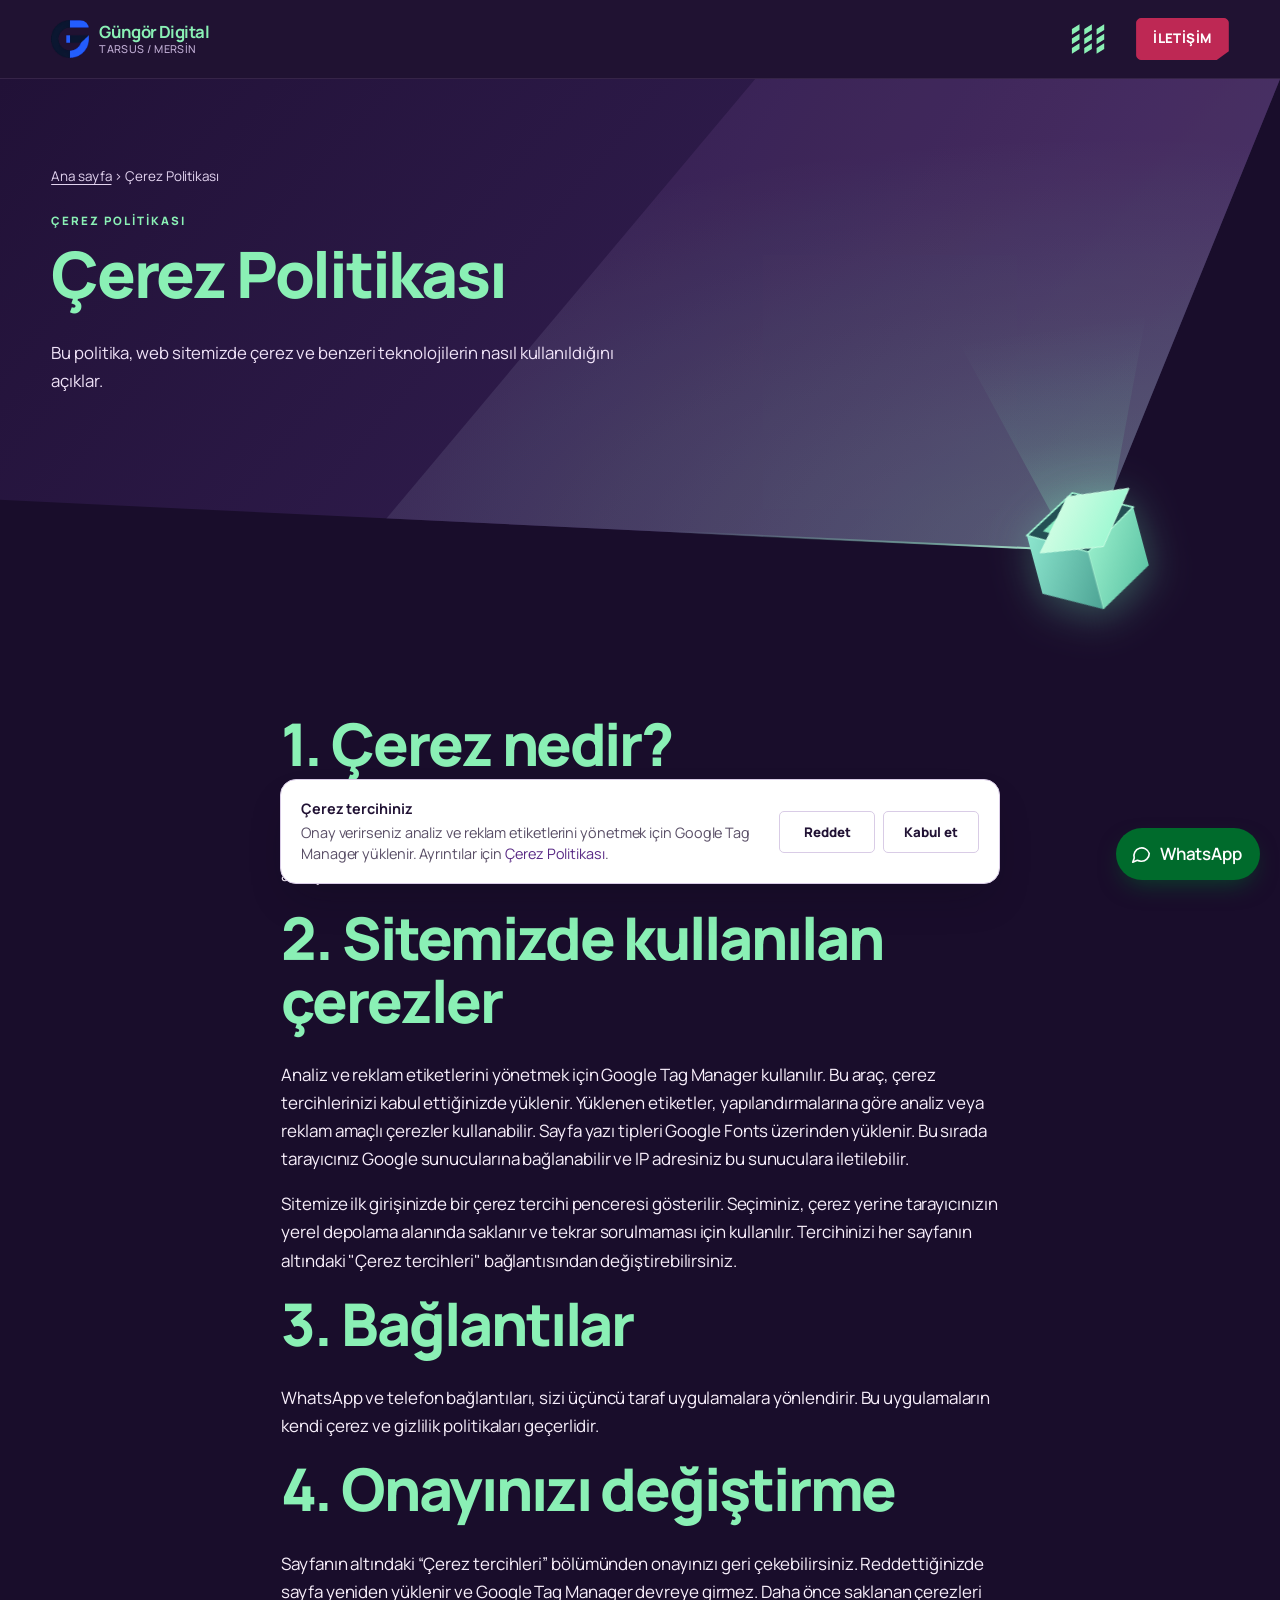
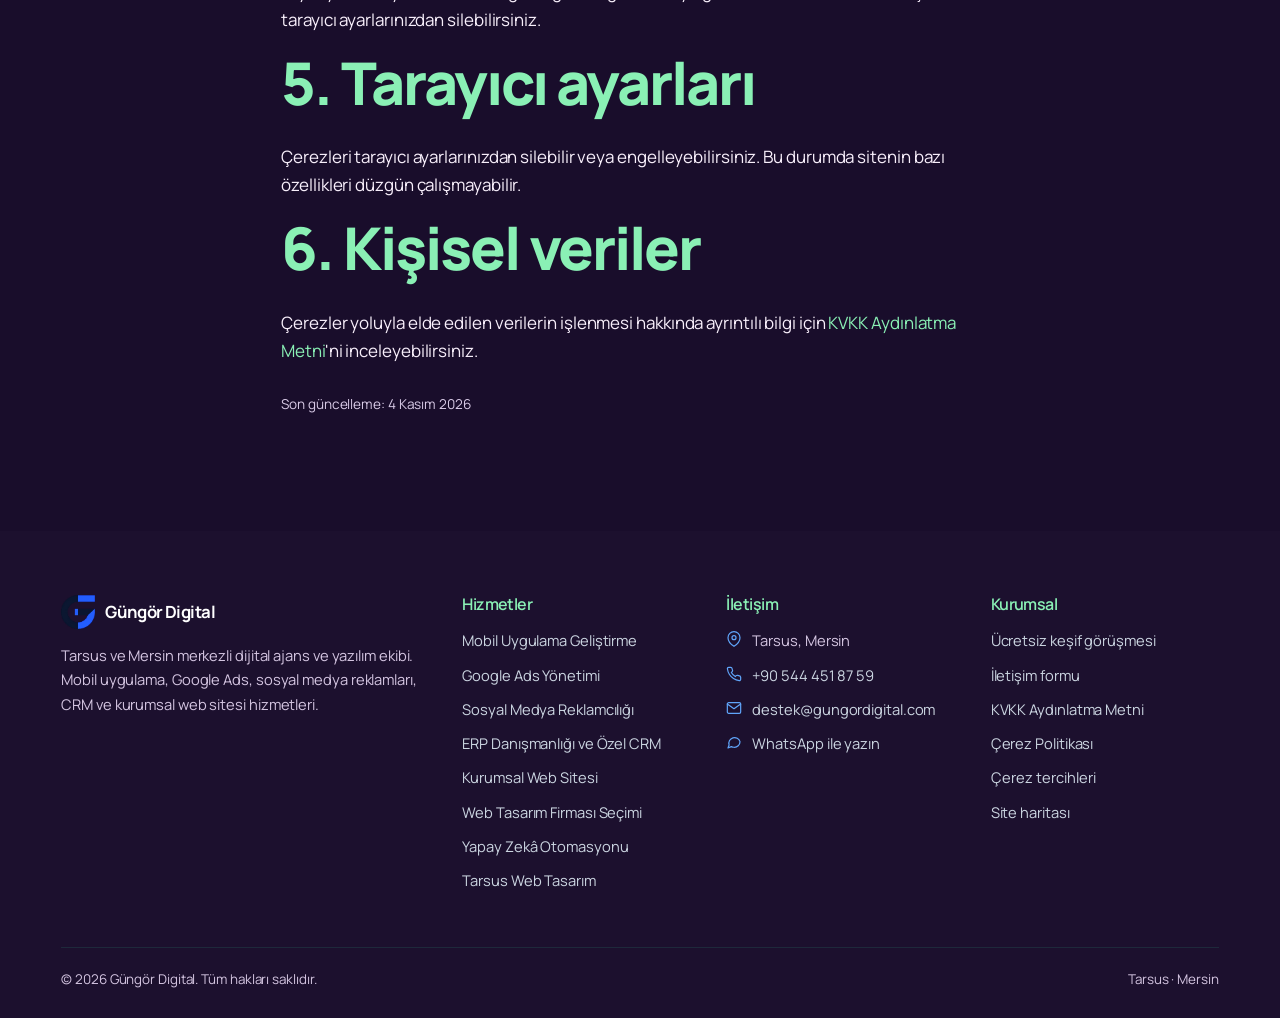
<file: cerez-politikasi.html>
<!doctype html>
<html lang="tr-TR">
<head>
<meta charset="utf-8">
<meta name="google-site-verification" content="k1yBXpzhwBnbhdokewDQdq4VgAo1lMGQT7mjPiqqTH0">
<meta name="viewport" content="width=device-width,initial-scale=1,viewport-fit=cover">
<title>Çerez Politikası | Güngör Digital</title>
<meta name="description" content="Güngör Digital sitesinde kullanılan tarayıcı depolama tercihlerini, üçüncü taraf bağlantıları ve çerez ayarlarınızı nasıl yönetebileceğinizi öğrenin.">
<meta name="robots" content="index,follow">
<meta name="author" content="Güngör Digital">
<meta name="geo.region" content="TR-33">
<meta name="geo.placename" content="Tarsus, Mersin">
<link rel="canonical" href="https://tarsus.gungordigital.com/cerez-politikasi.html">
<link rel="alternate" hreflang="tr-TR" href="https://tarsus.gungordigital.com/cerez-politikasi.html">
<link rel="alternate" hreflang="x-default" href="https://tarsus.gungordigital.com/cerez-politikasi.html">
<meta property="og:type" content="website">
<meta property="og:site_name" content="Güngör Digital">
<meta property="og:locale" content="tr_TR">
<meta property="og:title" content="Çerez Politikası | Güngör Digital">
<meta property="og:description" content="Güngör Digital sitesinde kullanılan tarayıcı depolama tercihlerini, üçüncü taraf bağlantıları ve çerez ayarlarınızı nasıl yönetebileceğinizi öğrenin.">
<meta property="og:url" content="https://tarsus.gungordigital.com/cerez-politikasi.html">
<meta property="og:image" content="https://tarsus.gungordigital.com/assets/logo.png">
<meta name="twitter:card" content="summary">
<meta name="twitter:title" content="Çerez Politikası | Güngör Digital">
<meta name="twitter:description" content="Güngör Digital sitesinde kullanılan tarayıcı depolama tercihlerini, üçüncü taraf bağlantıları ve çerez ayarlarınızı nasıl yönetebileceğinizi öğrenin.">
<meta name="theme-color" content="#211134">
<link rel="icon" href="/assets/favicon.svg" type="image/svg+xml">
<link rel="icon" href="/assets/logo.png" type="image/png">
<link rel="apple-touch-icon" href="/assets/logo.png">
<link rel="preconnect" href="https://fonts.googleapis.com">
<link rel="preconnect" href="https://fonts.gstatic.com" crossorigin>
<link href="https://fonts.googleapis.com/css2?family=Manrope:wght@400;500;600;700;800&amp;display=swap" rel="stylesheet">
<link rel="stylesheet" href="/assets/style.css?v=kupu-menu">
<script type="application/ld+json">{"@context": "https://schema.org", "@type": "ProfessionalService", "@id": "https://tarsus.gungordigital.com/#business", "name": "Güngör Digital", "url": "https://tarsus.gungordigital.com/", "logo": "https://tarsus.gungordigital.com/assets/logo.png", "telephone": "+905444518759", "email": "destek@gungordigital.com", "address": {"@type": "PostalAddress", "addressLocality": "Tarsus", "addressRegion": "Mersin", "addressCountry": "TR"}, "areaServed": [{"@type": "City", "name": "Tarsus"}, {"@type": "AdministrativeArea", "name": "Mersin"}], "availableLanguage": "Turkish", "knowsAbout": ["Web tasarım", "Kurumsal web sitesi", "Yerel SEO", "Mobil uygulama geliştirme", "Google Ads", "CRM yazılımı", "ERP danışmanlığı", "Yapay zekâ ve iş süreci otomasyonu", "Sosyal medya yönetimi", "Oyun geliştirme"]}</script>




<script type="application/ld+json">{"@context": "https://schema.org", "@type": "WebPage", "@id": "https://tarsus.gungordigital.com/cerez-politikasi.html#webpage", "url": "https://tarsus.gungordigital.com/cerez-politikasi.html", "name": "Çerez Politikası | Güngör Digital", "description": "Güngör Digital sitesinde kullanılan tarayıcı depolama tercihlerini, üçüncü taraf bağlantıları ve çerez ayarlarınızı nasıl yönetebileceğinizi öğrenin.", "inLanguage": "tr-TR", "isPartOf": {"@id": "https://tarsus.gungordigital.com/#website"}, "about": {"@id": "https://tarsus.gungordigital.com/#business"}}</script>
<script type="application/ld+json">{"@context": "https://schema.org", "@type": "BreadcrumbList", "itemListElement": [{"@type": "ListItem", "position": 1, "name": "Ana sayfa", "item": "https://tarsus.gungordigital.com/"}, {"@type": "ListItem", "position": 2, "name": "Çerez Politikası", "item": "https://tarsus.gungordigital.com/cerez-politikasi.html"}]}</script>
<template id="gd-gtm-source">
<script async src="https://www.googletagmanager.com/gtm.js?id=GTM-NLWD7CCN"></script>
</template>
<script>
  window.dataLayer = window.dataLayer || [];
  function gtag(){dataLayer.push(arguments);}
  gtag('js', new Date());
</script>
</head>
<body>
<a class="skip" href="#main">İçeriğe geç</a>
<header class="site-header">
<div class="wrap nav">
<a class="logo" href="/" aria-label="Güngör Digital - Ana sayfa"><img src="/assets/logo.png" alt="Güngör Digital logosu" width="38" height="38"><span class="logo-t"><b>Güngör Digital</b><small>TARSUS / MERSİN</small></span></a>
<nav class="menu-overlay" id="menu" aria-label="Ana menü" hidden>
<div class="menu-inner wrap">
<ul class="menu-links"><li><a href="/">Ana Sayfa</a></li><li><a href="/#hizmetler">Uzmanlık</a><ul class="menu-services"><li><a href="/crm-ve-kurumsal-yazilim.html">ERP Danışmanlığı ve CRM</a></li><li><a href="/yapay-zeka-otomasyonu.html">Yapay Zekâ Otomasyonu</a></li><li><a href="/mobil-uygulama-gelistirme.html">Mobil Uygulama</a></li><li><a href="/google-ads-yonetimi.html">Google Reklamları</a></li><li><a href="/kurumsal-web-sitesi.html">Kurumsal Web</a></li><li><a href="/tarsus-web-tasarim.html">Tarsus Web Tasarım</a></li><li><a href="/tarsus-web-tasarim-firmalari.html">Web Tasarım Firması Seçimi</a></li><li><a href="/sosyal-medya-reklamciligi.html">Sosyal Medya Reklamları</a></li><li><a href="/tarsus-sosyal-medya-yonetimi.html">Sosyal Medya Yönetimi</a></li><li><a href="/iletisim.html#oyun-gelistirme">Oyun Geliştirme</a></li></ul></li><li><a href="/#yaklasim">Yaklaşım</a></li><li><a href="/#hakkimizda">Hakkımızda</a></li><li><a href="/iletisim.html">İletişim</a></li></ul>
<div class="menu-visual" aria-hidden="true">
  <img src="/assets/uretim-sahasi.jpg" alt="" width="1500" height="844" loading="lazy" decoding="async">
  <img src="/assets/robot-kalite.jpg" alt="" width="1450" height="816" loading="lazy" decoding="async">
</div>
</div>
</nav>
<div class="nav-right">
<a class="btn btn-wa btn-sm hide-m" href="https://wa.me/905444518759" rel="noopener"><svg class="ic" viewBox="0 0 24 24" fill="none" stroke="currentColor" stroke-width="1.8" stroke-linecap="round" stroke-linejoin="round" aria-hidden="true"><path d="M21 11.5a8.4 8.4 0 0 1-9 8.4 8.6 8.6 0 0 1-4-1L3 21l1.6-4.6A8.4 8.4 0 1 1 21 11.5z"/></svg>WhatsApp</a>
<a class="btn btn-primary btn-sm" href="/iletisim.html">İletişim <svg class="ic" viewBox="0 0 24 24" fill="none" stroke="currentColor" stroke-width="1.8" stroke-linecap="round" stroke-linejoin="round" aria-hidden="true"><path d="M5 12h14M13 6l6 6-6 6"/></svg></a>
<button class="nav-toggle" type="button" aria-label="Menüyü aç" aria-expanded="false" aria-controls="menu">
<svg class="nav-grid-icon" viewBox="0 0 40 36" aria-hidden="true">
<path fill="currentColor" d="M2 7l8-5v6l-8 5zm13 0l8-5v6l-8 5zm13 0l8-5v6l-8 5zM2 17l8-5v6l-8 5zm13 0l8-5v6l-8 5zm13 0l8-5v6l-8 5zM2 27l8-5v6l-8 5zm13 0l8-5v6l-8 5zm13 0l8-5v6l-8 5z"/>
</svg>
<svg class="nav-close-icon" viewBox="0 0 40 36" aria-hidden="true"><path fill="currentColor" d="m3 3 10 6v6L3 9zm33 0v6l-10 6V9zM3 32v-6l10-6v6zm33 0-10-6v-6l10 6zM16 15h7v6h-7z"/></svg>
</button>
</div>
</div>
</header>
<main id="main">
<div class="page-hero-shell">
<section class="hero-light"><div class="wrap">
<nav class="crumbs" aria-label="Konum"><a href="/">Ana sayfa</a> &rsaquo; Çerez Politikası</nav>
<span class="label">Çerez politikası</span>
<h1 style="margin-top:8px">Çerez Politikası</h1>
<p class="lead">Bu politika, web sitemizde çerez ve benzeri teknolojilerin nasıl kullanıldığını açıklar.</p>
</div></section>
<div class="page-cube" aria-hidden="true"><img src="/assets/projeksiyon-kupu.svg" alt="" width="100" height="100" decoding="async"></div>
</div>
<section class="section"><div class="wrap" style="max-width:820px">
<h2>1. Çerez nedir?</h2>
<p>Çerezler, bir web sitesini ziyaret ettiğinizde tarayıcınızda saklanan küçük metin dosyalarıdır. Sitenin düzgün çalışması, tercihlerinizin hatırlanması ve ziyaret istatistiklerinin toplanması gibi amaçlarla kullanılabilir.</p>
<h2>2. Sitemizde kullanılan çerezler</h2>
<p>Analiz ve reklam etiketlerini yönetmek için Google Tag Manager kullanılır. Bu araç, çerez tercihlerinizi kabul ettiğinizde yüklenir. Yüklenen etiketler, yapılandırmalarına göre analiz veya reklam amaçlı çerezler kullanabilir. Sayfa yazı tipleri Google Fonts üzerinden yüklenir. Bu sırada tarayıcınız Google sunucularına bağlanabilir ve IP adresiniz bu sunuculara iletilebilir.</p>
<p>Sitemize ilk girişinizde bir çerez tercihi penceresi gösterilir. Seçiminiz, çerez yerine tarayıcınızın yerel depolama alanında saklanır ve tekrar sorulmaması için kullanılır. Tercihinizi her sayfanın altındaki "Çerez tercihleri" bağlantısından değiştirebilirsiniz.</p>
<h2>3. Bağlantılar</h2>
<p>WhatsApp ve telefon bağlantıları, sizi üçüncü taraf uygulamalara yönlendirir. Bu uygulamaların kendi çerez ve gizlilik politikaları geçerlidir.</p>
<h2>4. Onayınızı değiştirme</h2>
<p>Sayfanın altındaki “Çerez tercihleri” bölümünden onayınızı geri çekebilirsiniz. Reddettiğinizde sayfa yeniden yüklenir ve Google Tag Manager devreye girmez. Daha önce saklanan çerezleri tarayıcı ayarlarınızdan silebilirsiniz.</p>
<h2>5. Tarayıcı ayarları</h2>
<p>Çerezleri tarayıcı ayarlarınızdan silebilir veya engelleyebilirsiniz. Bu durumda sitenin bazı özellikleri düzgün çalışmayabilir.</p>
<h2>6. Kişisel veriler</h2>
<p>Çerezler yoluyla elde edilen verilerin işlenmesi hakkında ayrıntılı bilgi için <a href="/kvkk.html">KVKK Aydınlatma Metni</a>'ni inceleyebilirsiniz.</p>
<p class="muted" style="margin-top:28px;font-size:.85rem">Son güncelleme: 4 Kasım 2026</p>
</div></section>
</main>
<footer class="site-footer">
<div class="wrap">
<div class="fgrid">
<div>
<div class="fbrand"><img src="/assets/logo.png" alt="" width="34" height="34"><b>Güngör Digital</b></div>
<p>Tarsus ve Mersin merkezli dijital ajans ve yazılım ekibi. Mobil uygulama, Google Ads, sosyal medya reklamları, CRM ve kurumsal web sitesi hizmetleri.</p>
</div>
<div>
<h3>Hizmetler</h3>
<ul><li><a href="/mobil-uygulama-gelistirme.html">Mobil Uygulama Geliştirme</a></li><li><a href="/google-ads-yonetimi.html">Google Ads Yönetimi</a></li><li><a href="/sosyal-medya-reklamciligi.html">Sosyal Medya Reklamcılığı</a></li><li><a href="/crm-ve-kurumsal-yazilim.html">ERP Danışmanlığı ve Özel CRM</a></li><li><a href="/kurumsal-web-sitesi.html">Kurumsal Web Sitesi</a></li><li><a href="/tarsus-web-tasarim-firmalari.html">Web Tasarım Firması Seçimi</a></li><li><a href="/yapay-zeka-otomasyonu.html">Yapay Zekâ Otomasyonu</a></li>
<li><a href="/tarsus-web-tasarim.html">Tarsus Web Tasarım</a></li></ul>
</div>
<div>
<h3>İletişim</h3>
<ul class="fcontact">
<li><svg class="ic" viewBox="0 0 24 24" fill="none" stroke="currentColor" stroke-width="1.8" stroke-linecap="round" stroke-linejoin="round" aria-hidden="true"><path d="M21 10c0 7-9 13-9 13S3 17 3 10a9 9 0 0 1 18 0z"/><circle cx="12" cy="10" r="3"/></svg><span>Tarsus, Mersin</span></li>
<li><svg class="ic" viewBox="0 0 24 24" fill="none" stroke="currentColor" stroke-width="1.8" stroke-linecap="round" stroke-linejoin="round" aria-hidden="true"><path d="M22 16.9v3a2 2 0 0 1-2.2 2 19.8 19.8 0 0 1-8.6-3.1 19.5 19.5 0 0 1-6-6A19.8 19.8 0 0 1 2.1 4.2 2 2 0 0 1 4.1 2h3a2 2 0 0 1 2 1.7c.1.9.4 1.8.7 2.7a2 2 0 0 1-.5 2.1L8 9.8a16 16 0 0 0 6 6l1.3-1.3a2 2 0 0 1 2.1-.5c.9.3 1.8.6 2.7.7a2 2 0 0 1 1.7 2z"/></svg><a href="tel:+905444518759">+90 544 451 87 59</a></li>
<li><svg class="ic" viewBox="0 0 24 24" fill="none" stroke="currentColor" stroke-width="1.8" stroke-linecap="round" stroke-linejoin="round" aria-hidden="true"><rect x="2" y="4" width="20" height="16" rx="2"/><path d="m22 6-10 7L2 6"/></svg><a href="mailto:destek@gungordigital.com">destek@gungordigital.com</a></li>
<li><svg class="ic" viewBox="0 0 24 24" fill="none" stroke="currentColor" stroke-width="1.8" stroke-linecap="round" stroke-linejoin="round" aria-hidden="true"><path d="M21 11.5a8.4 8.4 0 0 1-9 8.4 8.6 8.6 0 0 1-4-1L3 21l1.6-4.6A8.4 8.4 0 1 1 21 11.5z"/></svg><a href="https://wa.me/905444518759" rel="noopener">WhatsApp ile yazın</a></li>
</ul>
</div>
<div>
<h3>Kurumsal</h3>
<ul>
<li><a href="/iletisim.html">Ücretsiz keşif görüşmesi</a></li>
<li><a href="/iletisim.html">İletişim formu</a></li>
<li><a href="/kvkk.html">KVKK Aydınlatma Metni</a></li><li><a href="/cerez-politikasi.html">Çerez Politikası</a></li><li><button type="button" class="linklike" data-cookie-settings>Çerez tercihleri</button></li><li><a href="/sitemap.xml">Site haritası</a></li>
</ul>
</div>
</div>
<div class="copy"><span>&copy; 2026 Güngör Digital. Tüm hakları saklıdır.</span><span>Tarsus &middot; Mersin</span></div>
</div>
</footer>
<a class="wa-float" href="https://wa.me/905444518759" rel="noopener" aria-label="WhatsApp ile yazın"><svg class="ic" viewBox="0 0 24 24" fill="none" stroke="currentColor" stroke-width="1.8" stroke-linecap="round" stroke-linejoin="round" aria-hidden="true"><path d="M21 11.5a8.4 8.4 0 0 1-9 8.4 8.6 8.6 0 0 1-4-1L3 21l1.6-4.6A8.4 8.4 0 1 1 21 11.5z"/></svg>WhatsApp</a>
<div class="mbar" role="navigation" aria-label="Hızlı iletişim">
<a class="mb-wa" href="https://wa.me/905444518759" rel="noopener"><svg class="ic" viewBox="0 0 24 24" fill="none" stroke="currentColor" stroke-width="1.8" stroke-linecap="round" stroke-linejoin="round" aria-hidden="true"><path d="M21 11.5a8.4 8.4 0 0 1-9 8.4 8.6 8.6 0 0 1-4-1L3 21l1.6-4.6A8.4 8.4 0 1 1 21 11.5z"/></svg>WhatsApp</a>
<a class="mb-call" href="tel:+905444518759"><svg class="ic" viewBox="0 0 24 24" fill="none" stroke="currentColor" stroke-width="1.8" stroke-linecap="round" stroke-linejoin="round" aria-hidden="true"><path d="M22 16.9v3a2 2 0 0 1-2.2 2 19.8 19.8 0 0 1-8.6-3.1 19.5 19.5 0 0 1-6-6A19.8 19.8 0 0 1 2.1 4.2 2 2 0 0 1 4.1 2h3a2 2 0 0 1 2 1.7c.1.9.4 1.8.7 2.7a2 2 0 0 1-.5 2.1L8 9.8a16 16 0 0 0 6 6l1.3-1.3a2 2 0 0 1 2.1-.5c.9.3 1.8.6 2.7.7a2 2 0 0 1 1.7 2z"/></svg>Ara</a>
</div>
<script src="/assets/main.js?v=gtm-2" defer></script>
</body>
</html>
</file>
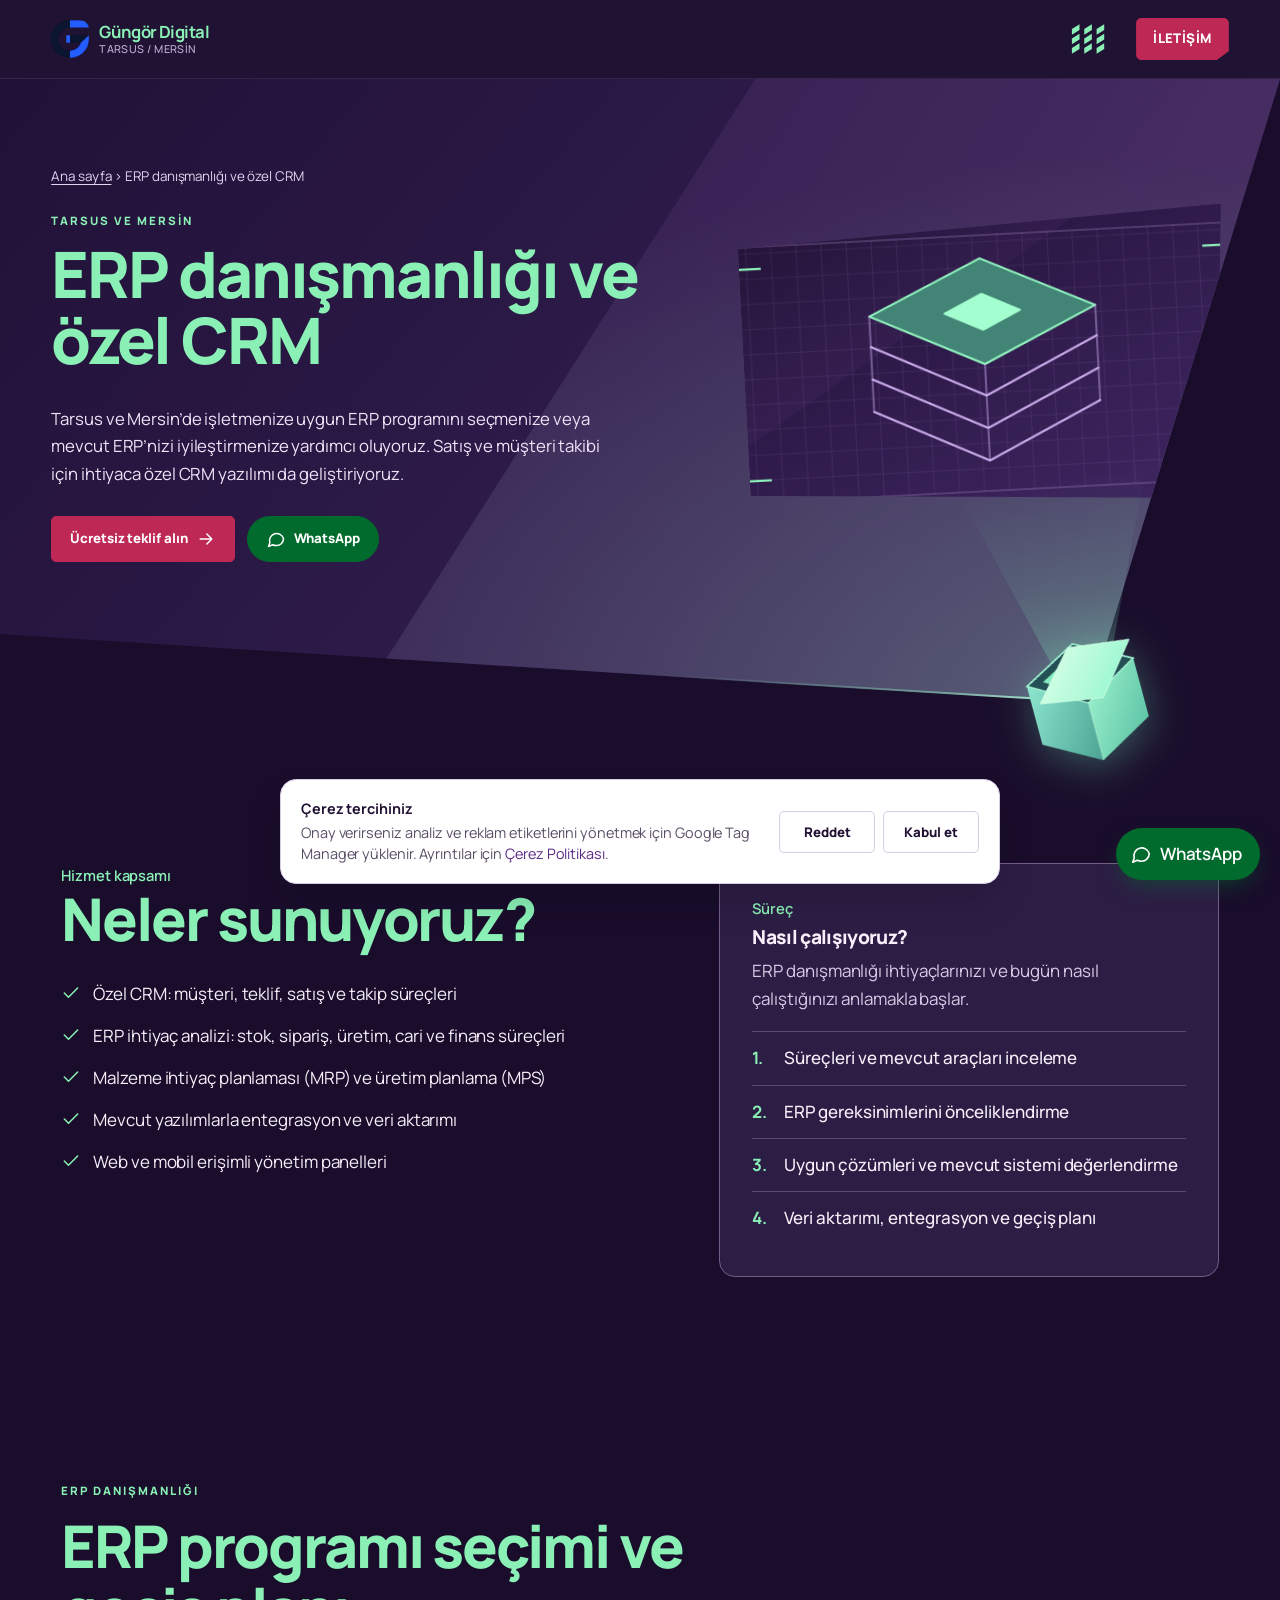
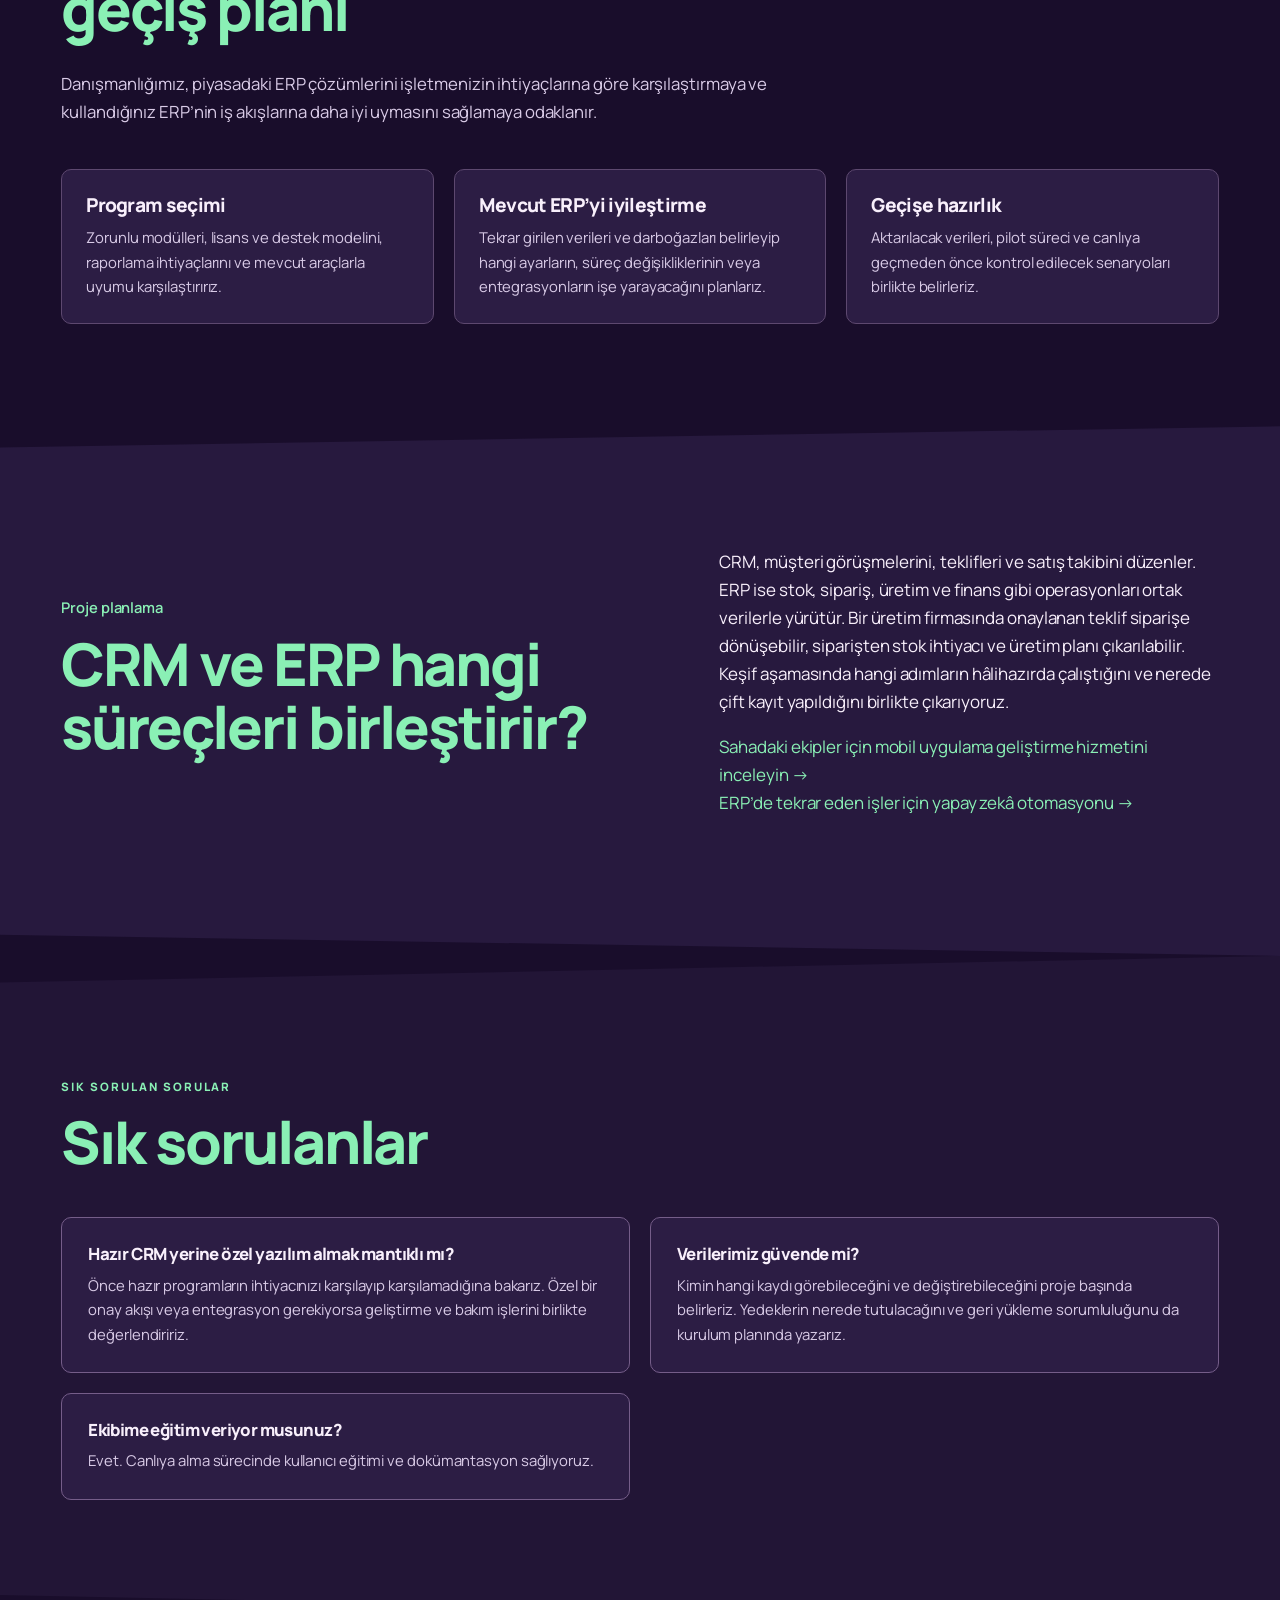
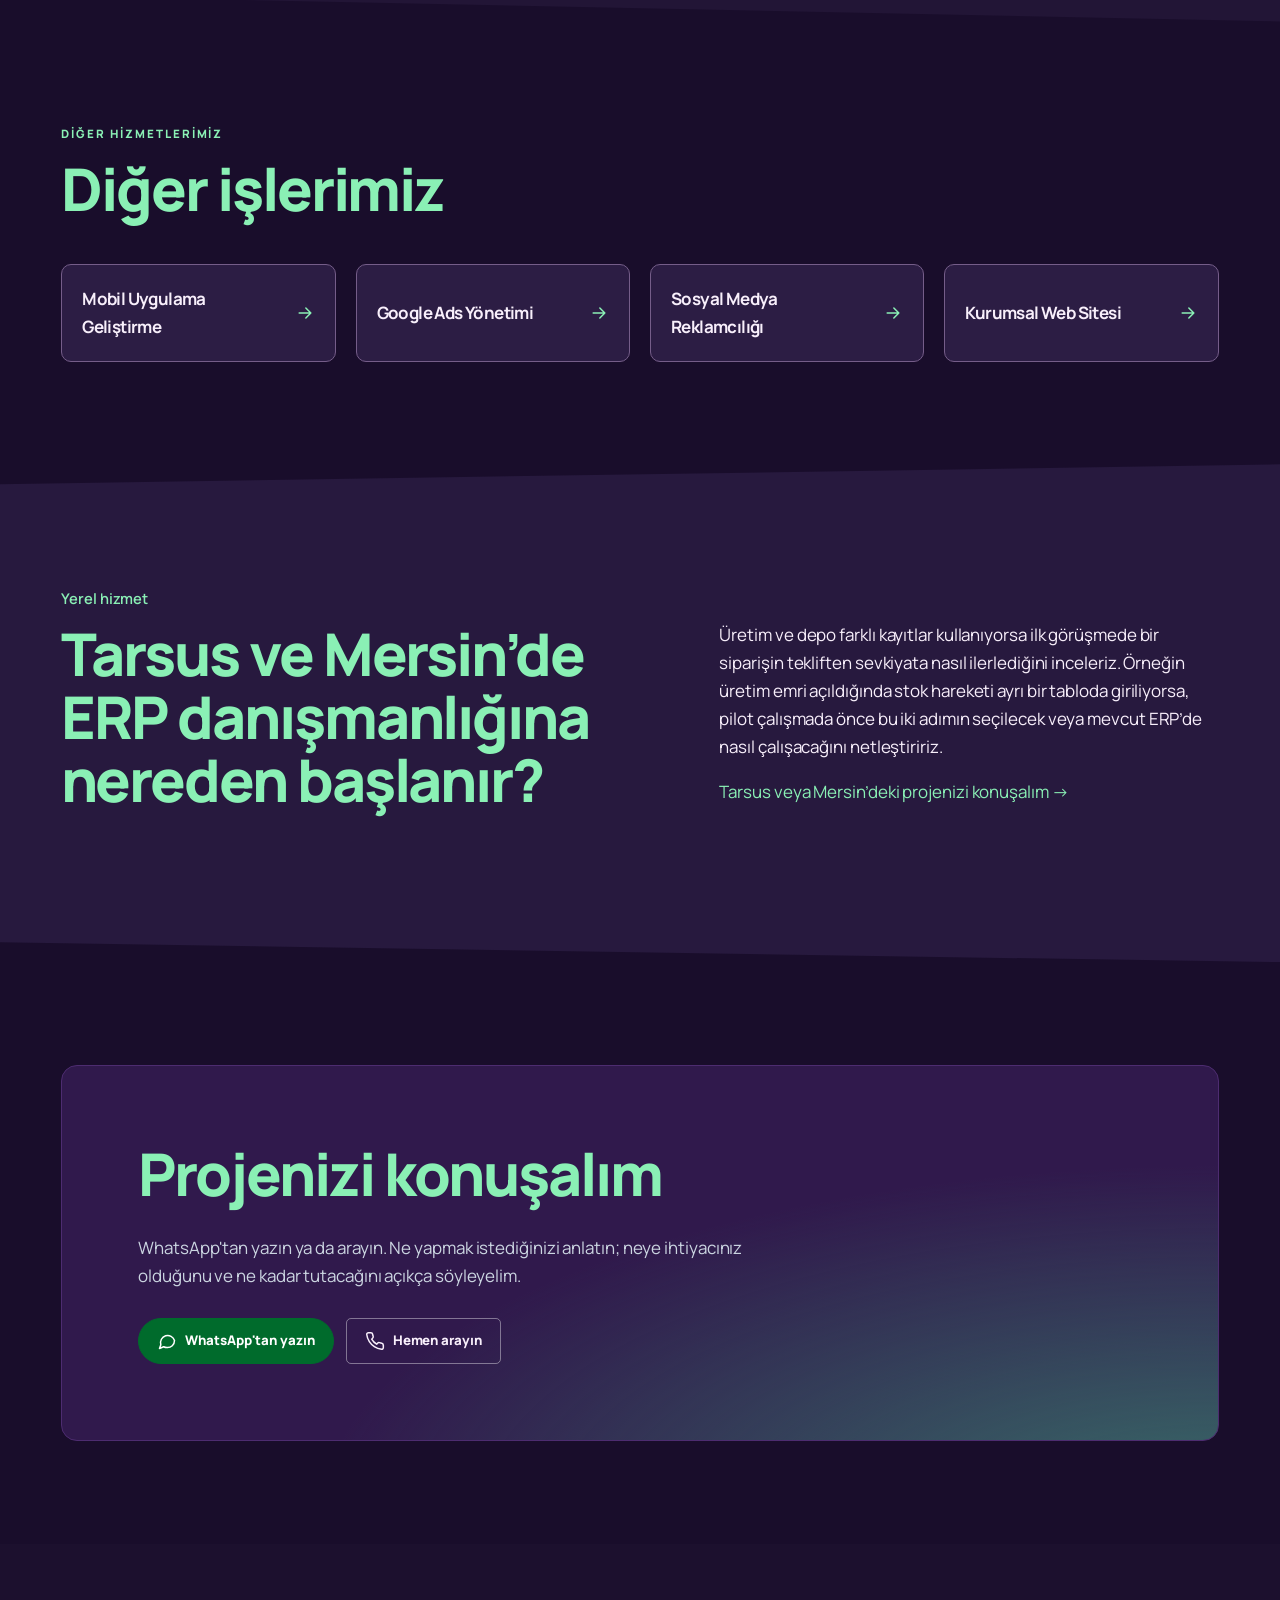
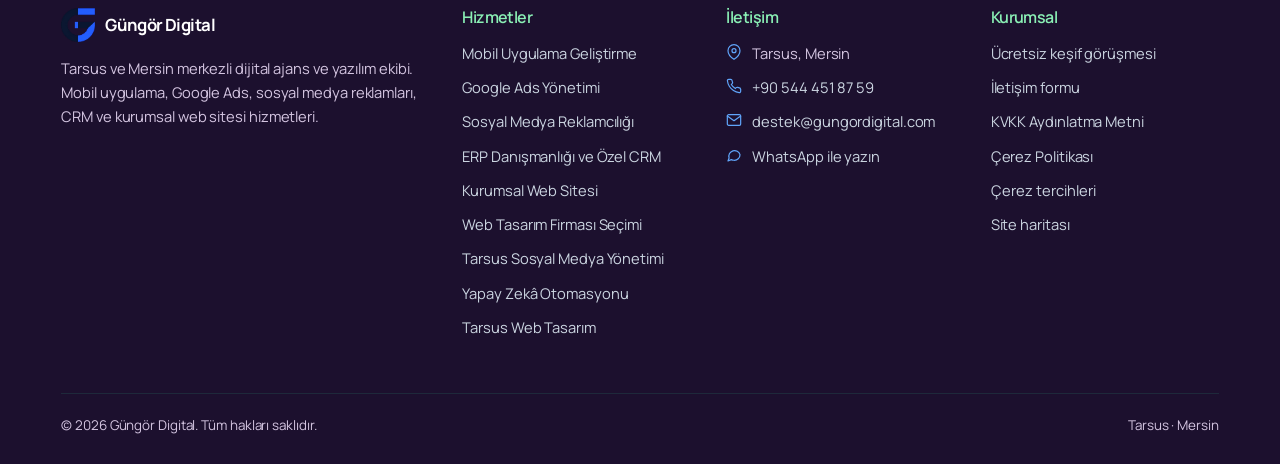
<file: crm-ve-kurumsal-yazilim.html>
<!doctype html>
<html lang="tr-TR">
<head>
<meta charset="utf-8">
<meta name="google-site-verification" content="k1yBXpzhwBnbhdokewDQdq4VgAo1lMGQT7mjPiqqTH0">
<meta name="viewport" content="width=device-width,initial-scale=1,viewport-fit=cover">
<title>Tarsus ve Mersin ERP Danışmanlığı | Güngör Digital</title>
<meta name="description" content="Tarsus ve Mersin’de ERP danışmanlığı. İhtiyaç analizi, ERP seçimi, mevcut sistemin iyileştirilmesi ve entegrasyon planlaması. Özel CRM geliştirme.">
<meta name="robots" content="index,follow,max-image-preview:large,max-snippet:-1">
<meta name="author" content="Güngör Digital">
<meta name="geo.region" content="TR-33">
<meta name="geo.placename" content="Tarsus, Mersin">
<link rel="canonical" href="https://tarsus.gungordigital.com/crm-ve-kurumsal-yazilim.html">
<link rel="alternate" hreflang="tr-TR" href="https://tarsus.gungordigital.com/crm-ve-kurumsal-yazilim.html">
<link rel="alternate" hreflang="x-default" href="https://tarsus.gungordigital.com/crm-ve-kurumsal-yazilim.html">
<meta property="og:type" content="website">
<meta property="og:site_name" content="Güngör Digital">
<meta property="og:locale" content="tr_TR">
<meta property="og:title" content="Tarsus ve Mersin ERP Danışmanlığı | Güngör Digital">
<meta property="og:description" content="Tarsus ve Mersin’de ERP danışmanlığı. İhtiyaç analizi, ERP seçimi, mevcut sistemin iyileştirilmesi ve entegrasyon planlaması. Özel CRM geliştirme.">
<meta property="og:url" content="https://tarsus.gungordigital.com/crm-ve-kurumsal-yazilim.html">
<meta property="og:image" content="https://tarsus.gungordigital.com/assets/logo.png">
<meta name="twitter:card" content="summary">
<meta name="twitter:title" content="Tarsus ve Mersin ERP Danışmanlığı | Güngör Digital">
<meta name="twitter:description" content="Tarsus ve Mersin’de ERP danışmanlığı. İhtiyaç analizi, ERP seçimi, mevcut sistemin iyileştirilmesi ve entegrasyon planlaması. Özel CRM geliştirme.">
<meta name="theme-color" content="#211134">
<link rel="icon" href="/assets/favicon.svg" type="image/svg+xml">
<link rel="icon" href="/assets/logo.png" type="image/png">
<link rel="apple-touch-icon" href="/assets/logo.png">
<link rel="preconnect" href="https://fonts.googleapis.com">
<link rel="preconnect" href="https://fonts.gstatic.com" crossorigin>
<link href="https://fonts.googleapis.com/css2?family=Manrope:wght@400;500;600;700;800&amp;display=swap" rel="stylesheet">
<link rel="stylesheet" href="/assets/style.css?v=kupu-menu">
<script type="application/ld+json">{"@context": "https://schema.org", "@type": "ProfessionalService", "@id": "https://tarsus.gungordigital.com/#business", "name": "Güngör Digital", "url": "https://tarsus.gungordigital.com/", "logo": "https://tarsus.gungordigital.com/assets/logo.png", "telephone": "+905444518759", "email": "destek@gungordigital.com", "address": {"@type": "PostalAddress", "addressLocality": "Tarsus", "addressRegion": "Mersin", "addressCountry": "TR"}, "areaServed": [{"@type": "City", "name": "Tarsus"}, {"@type": "AdministrativeArea", "name": "Mersin"}], "availableLanguage": "Turkish", "knowsAbout": ["Mobil uygulama geliştirme", "Google Ads", "Sosyal medya reklamcılığı", "CRM yazılımı", "Kurumsal web sitesi", "SEO", "ERP danışmanlığı", "Yapay zekâ ve iş süreci otomasyonu", "Sosyal medya yönetimi", "Oyun geliştirme"], "hasOfferCatalog": {"@type": "OfferCatalog", "name": "Hizmetler", "itemListElement": [{"@type": "Offer", "itemOffered": {"@type": "Service", "name": "Tarsus'ta Mobil Uygulama Geliştirme", "url": "https://tarsus.gungordigital.com/mobil-uygulama-gelistirme.html"}}, {"@type": "Offer", "itemOffered": {"@type": "Service", "name": "Tarsus'ta Google Ads Yönetimi", "url": "https://tarsus.gungordigital.com/google-ads-yonetimi.html"}}, {"@type": "Offer", "itemOffered": {"@type": "Service", "name": "Tarsus'ta Sosyal Medya Reklamcılığı", "url": "https://tarsus.gungordigital.com/sosyal-medya-reklamciligi.html"}}, {"@type": "Offer", "itemOffered": {"@type": "Service", "name": "Özel CRM ve Kurumsal Yazılım Geliştirme", "url": "https://tarsus.gungordigital.com/crm-ve-kurumsal-yazilim.html"}}, {"@type": "Offer", "itemOffered": {"@type": "Service", "name": "Tarsus'ta Kurumsal Web Sitesi Tasarımı", "url": "https://tarsus.gungordigital.com/kurumsal-web-sitesi.html"}}]}}</script>
<script type="application/ld+json">{"@context": "https://schema.org", "@type": "Service", "name": "Tarsus ve Mersin ERP Danışmanlığı ve Özel CRM", "description": "Tarsus ve Mersin’de ERP danışmanlığı. İhtiyaç analizi, ERP seçimi, mevcut sistemin iyileştirilmesi ve entegrasyon planlaması. Özel CRM geliştirme.", "url": "https://tarsus.gungordigital.com/crm-ve-kurumsal-yazilim.html", "serviceType": "ERP Danışmanlığı ve Özel CRM Geliştirme", "provider": {"@id": "https://tarsus.gungordigital.com/#business"}, "areaServed": [{"@type": "City", "name": "Tarsus"}, {"@type": "AdministrativeArea", "name": "Mersin"}], "@id": "https://tarsus.gungordigital.com/crm-ve-kurumsal-yazilim.html#service", "mainEntityOfPage": {"@id": "https://tarsus.gungordigital.com/crm-ve-kurumsal-yazilim.html#webpage"}}</script>
<script type="application/ld+json">{"@context": "https://schema.org", "@type": "BreadcrumbList", "itemListElement": [{"@type": "ListItem", "position": 1, "name": "Ana sayfa", "item": "https://tarsus.gungordigital.com/"}, {"@type": "ListItem", "position": 2, "name": "ERP danışmanlığı ve özel CRM", "item": "https://tarsus.gungordigital.com/crm-ve-kurumsal-yazilim.html"}]}</script>
<script type="application/ld+json">{"@context": "https://schema.org", "@type": "FAQPage", "mainEntity": [{"@type": "Question", "name": "Hazır CRM yerine özel yazılım almak mantıklı mı?", "acceptedAnswer": {"@type": "Answer", "text": "Önce hazır programların ihtiyacınızı karşılayıp karşılamadığına bakarız. Özel bir onay akışı veya entegrasyon gerekiyorsa geliştirme ve bakım işlerini birlikte değerlendiririz."}}, {"@type": "Question", "name": "Verilerimiz güvende mi?", "acceptedAnswer": {"@type": "Answer", "text": "Kimin hangi kaydı görebileceğini ve değiştirebileceğini proje başında belirleriz. Yedeklerin nerede tutulacağını ve geri yükleme sorumluluğunu da kurulum planında yazarız."}}, {"@type": "Question", "name": "Ekibime eğitim veriyor musunuz?", "acceptedAnswer": {"@type": "Answer", "text": "Evet. Canlıya alma sürecinde kullanıcı eğitimi ve dokümantasyon sağlıyoruz."}}]}</script>
<script type="application/ld+json">{"@context": "https://schema.org", "@type": "WebPage", "@id": "https://tarsus.gungordigital.com/crm-ve-kurumsal-yazilim.html#webpage", "url": "https://tarsus.gungordigital.com/crm-ve-kurumsal-yazilim.html", "name": "Tarsus ve Mersin ERP Danışmanlığı | Güngör Digital", "description": "Tarsus ve Mersin’de ERP danışmanlığı. İhtiyaç analizi, ERP seçimi, mevcut sistemin iyileştirilmesi ve entegrasyon planlaması. Özel CRM geliştirme.", "inLanguage": "tr-TR", "isPartOf": {"@id": "https://tarsus.gungordigital.com/#website"}, "about": {"@id": "https://tarsus.gungordigital.com/#business"}, "mainEntity": {"@id": "https://tarsus.gungordigital.com/crm-ve-kurumsal-yazilim.html#service"}}</script>
<template id="gd-gtm-source">
<script async src="https://www.googletagmanager.com/gtm.js?id=GTM-NLWD7CCN"></script>
</template>
<script>
  window.dataLayer = window.dataLayer || [];
  function gtag(){dataLayer.push(arguments);}
  gtag('js', new Date());
</script>
</head>
<body>
<a class="skip" href="#main">İçeriğe geç</a>
<header class="site-header">
<div class="wrap nav">
<a class="logo" href="/" aria-label="Güngör Digital - Ana sayfa"><img src="/assets/logo.png" alt="Güngör Digital logosu" width="38" height="38"><span class="logo-t"><b>Güngör Digital</b><small>TARSUS / MERSİN</small></span></a>
<nav class="menu-overlay" id="menu" aria-label="Ana menü" hidden>
<div class="menu-inner wrap">
<ul class="menu-links"><li><a href="/">Ana Sayfa</a></li><li><a href="/#hizmetler">Uzmanlık</a><ul class="menu-services"><li><a href="/crm-ve-kurumsal-yazilim.html" aria-current="page">ERP Danışmanlığı ve CRM</a></li><li><a href="/yapay-zeka-otomasyonu.html">Yapay Zekâ Otomasyonu</a></li><li><a href="/mobil-uygulama-gelistirme.html">Mobil Uygulama</a></li><li><a href="/google-ads-yonetimi.html">Google Reklamları</a></li><li><a href="/kurumsal-web-sitesi.html">Kurumsal Web</a></li><li><a href="/tarsus-web-tasarim.html">Tarsus Web Tasarım</a></li><li><a href="/tarsus-web-tasarim-firmalari.html">Web Tasarım Firması Seçimi</a></li><li><a href="/sosyal-medya-reklamciligi.html">Sosyal Medya Reklamları</a></li><li><a href="/tarsus-sosyal-medya-yonetimi.html">Sosyal Medya Yönetimi</a></li><li><a href="/iletisim.html#oyun-gelistirme">Oyun Geliştirme</a></li></ul></li><li><a href="/#yaklasim">Yaklaşım</a></li><li><a href="/#hakkimizda">Hakkımızda</a></li><li><a href="/iletisim.html">İletişim</a></li></ul>
<div class="menu-visual" aria-hidden="true">
  <img src="/assets/uretim-sahasi.jpg" alt="" width="1500" height="844" loading="lazy" decoding="async">
  <img src="/assets/robot-kalite.jpg" alt="" width="1450" height="816" loading="lazy" decoding="async">
</div>
</div>
</nav>
<div class="nav-right">
<a class="btn btn-wa btn-sm hide-m" href="https://wa.me/905444518759" rel="noopener"><svg class="ic" viewBox="0 0 24 24" fill="none" stroke="currentColor" stroke-width="1.8" stroke-linecap="round" stroke-linejoin="round" aria-hidden="true"><path d="M21 11.5a8.4 8.4 0 0 1-9 8.4 8.6 8.6 0 0 1-4-1L3 21l1.6-4.6A8.4 8.4 0 1 1 21 11.5z"/></svg>WhatsApp</a>
<a class="btn btn-primary btn-sm" href="/iletisim.html">İletişim <svg class="ic" viewBox="0 0 24 24" fill="none" stroke="currentColor" stroke-width="1.8" stroke-linecap="round" stroke-linejoin="round" aria-hidden="true"><path d="M5 12h14M13 6l6 6-6 6"/></svg></a>
<button class="nav-toggle" type="button" aria-label="Menüyü aç" aria-expanded="false" aria-controls="menu">
<svg class="nav-grid-icon" viewBox="0 0 40 36" aria-hidden="true">
<path fill="currentColor" d="M2 7l8-5v6l-8 5zm13 0l8-5v6l-8 5zm13 0l8-5v6l-8 5zM2 17l8-5v6l-8 5zm13 0l8-5v6l-8 5zm13 0l8-5v6l-8 5zM2 27l8-5v6l-8 5zm13 0l8-5v6l-8 5zm13 0l8-5v6l-8 5z"/>
</svg>
<svg class="nav-close-icon" viewBox="0 0 40 36" aria-hidden="true"><path fill="currentColor" d="m3 3 10 6v6L3 9zm33 0v6l-10 6V9zM3 32v-6l10-6v6zm33 0-10-6v-6l10 6zM16 15h7v6h-7z"/></svg>
</button>
</div>
</div>
</header>
<main id="main">
<div class="page-hero-shell">
<section class="hero-light">
<div class="wrap page-hero"><div>
<nav class="crumbs" aria-label="Konum"><a href="/">Ana sayfa</a> &rsaquo; ERP danışmanlığı ve özel CRM</nav>
<span class="label">Tarsus ve Mersin</span>
<h1 style="margin-top:8px">ERP danışmanlığı ve özel CRM</h1>
<p class="lead">Tarsus ve Mersin’de işletmenize uygun ERP programını seçmenize veya mevcut ERP’nizi iyileştirmenize yardımcı oluyoruz. Satış ve müşteri takibi için ihtiyaca özel CRM yazılımı da geliştiriyoruz.</p>
<div class="btns">
<a class="btn btn-primary" href="/iletisim.html">Ücretsiz teklif alın <svg class="ic" viewBox="0 0 24 24" fill="none" stroke="currentColor" stroke-width="1.8" stroke-linecap="round" stroke-linejoin="round" aria-hidden="true"><path d="M5 12h14M13 6l6 6-6 6"/></svg></a>
<a class="btn btn-wa" href="https://wa.me/905444518759" rel="noopener"><svg class="ic" viewBox="0 0 24 24" fill="none" stroke="currentColor" stroke-width="1.8" stroke-linecap="round" stroke-linejoin="round" aria-hidden="true"><path d="M21 11.5a8.4 8.4 0 0 1-9 8.4 8.6 8.6 0 0 1-4-1L3 21l1.6-4.6A8.4 8.4 0 1 1 21 11.5z"/></svg>WhatsApp</a>
</div>
</div>
<img class="page-art" src="/assets/hizmet-erp.svg" width="544" height="280" alt="ERP danışmanlığında incelenen süreçleri simgeleyen katmanlar" decoding="async">
</div>
</section>
<div class="page-cube" aria-hidden="true"><img src="/assets/projeksiyon-kupu.svg" alt="" width="100" height="100" decoding="async"></div>
</div>
<section class="section"><div class="wrap split">
<div>
<div class="label">Hizmet kapsamı</div>
<h2>Neler sunuyoruz?</h2>
<ul class="checks" style="margin-top:20px"><li><svg class="ic" viewBox="0 0 24 24" fill="none" stroke="currentColor" stroke-width="1.8" stroke-linecap="round" stroke-linejoin="round" aria-hidden="true"><path d="M20 6 9 17l-5-5"/></svg><span>Özel CRM: müşteri, teklif, satış ve takip süreçleri</span></li><li><svg class="ic" viewBox="0 0 24 24" fill="none" stroke="currentColor" stroke-width="1.8" stroke-linecap="round" stroke-linejoin="round" aria-hidden="true"><path d="M20 6 9 17l-5-5"/></svg><span>ERP ihtiyaç analizi: stok, sipariş, üretim, cari ve finans süreçleri</span></li><li><svg class="ic" viewBox="0 0 24 24" fill="none" stroke="currentColor" stroke-width="1.8" stroke-linecap="round" stroke-linejoin="round" aria-hidden="true"><path d="M20 6 9 17l-5-5"/></svg><span>Malzeme ihtiyaç planlaması (MRP) ve üretim planlama (MPS)</span></li><li><svg class="ic" viewBox="0 0 24 24" fill="none" stroke="currentColor" stroke-width="1.8" stroke-linecap="round" stroke-linejoin="round" aria-hidden="true"><path d="M20 6 9 17l-5-5"/></svg><span>Mevcut yazılımlarla entegrasyon ve veri aktarımı</span></li><li><svg class="ic" viewBox="0 0 24 24" fill="none" stroke="currentColor" stroke-width="1.8" stroke-linecap="round" stroke-linejoin="round" aria-hidden="true"><path d="M20 6 9 17l-5-5"/></svg><span>Web ve mobil erişimli yönetim panelleri</span></li></ul>
</div>
<aside class="panel">
<div class="label">Süreç</div>
<h3 style="margin-top:6px">Nasıl çalışıyoruz?</h3>
<p>ERP danışmanlığı ihtiyaçlarınızı ve bugün nasıl çalıştığınızı anlamakla başlar.</p>
<ol class="steps"><li>Süreçleri ve mevcut araçları inceleme</li><li>ERP gereksinimlerini önceliklendirme</li><li>Uygun çözümleri ve mevcut sistemi değerlendirme</li><li>Veri aktarımı, entegrasyon ve geçiş planı</li></ol>
</aside>
</div></section>
<section class="section"><div class="wrap">
<div class="section-head"><div class="label">ERP danışmanlığı</div><h2>ERP programı seçimi ve geçiş planı</h2><p>Danışmanlığımız, piyasadaki ERP çözümlerini işletmenizin ihtiyaçlarına göre karşılaştırmaya ve kullandığınız ERP’nin iş akışlarına daha iyi uymasını sağlamaya odaklanır.</p></div>
<div class="grid grid-3">
<article class="card"><h3>Program seçimi</h3><p>Zorunlu modülleri, lisans ve destek modelini, raporlama ihtiyaçlarını ve mevcut araçlarla uyumu karşılaştırırız.</p></article>
<article class="card"><h3>Mevcut ERP’yi iyileştirme</h3><p>Tekrar girilen verileri ve darboğazları belirleyip hangi ayarların, süreç değişikliklerinin veya entegrasyonların işe yarayacağını planlarız.</p></article>
<article class="card"><h3>Geçişe hazırlık</h3><p>Aktarılacak verileri, pilot süreci ve canlıya geçmeden önce kontrol edilecek senaryoları birlikte belirleriz.</p></article>
</div></div></section>
<section class="section alt editorial-intro"><div class="wrap split">
<div><div class="label">Proje planlama</div><h2>CRM ve ERP hangi süreçleri birleştirir?</h2></div>
<div><p>CRM, müşteri görüşmelerini, teklifleri ve satış takibini düzenler. ERP ise stok, sipariş, üretim ve finans gibi operasyonları ortak verilerle yürütür. Bir üretim firmasında onaylanan teklif siparişe dönüşebilir, siparişten stok ihtiyacı ve üretim planı çıkarılabilir. Keşif aşamasında hangi adımların hâlihazırda çalıştığını ve nerede çift kayıt yapıldığını birlikte çıkarıyoruz.</p><a href="/mobil-uygulama-gelistirme.html">Sahadaki ekipler için mobil uygulama geliştirme hizmetini inceleyin →</a><p><a href="/yapay-zeka-otomasyonu.html">ERP’de tekrar eden işler için yapay zekâ otomasyonu →</a></p>
</div>
</div></section>

<section class="section alt" id="sss"><div class="wrap">
<div class="section-head"><div class="label">Sık sorulan sorular</div><h2>Sık sorulanlar</h2></div>
<div class="faq-grid"><div class="qa"><span class="n">01</span><h3>Hazır CRM yerine özel yazılım almak mantıklı mı?</h3><p>Önce hazır programların ihtiyacınızı karşılayıp karşılamadığına bakarız. Özel bir onay akışı veya entegrasyon gerekiyorsa geliştirme ve bakım işlerini birlikte değerlendiririz.</p></div><div class="qa"><span class="n">02</span><h3>Verilerimiz güvende mi?</h3><p>Kimin hangi kaydı görebileceğini ve değiştirebileceğini proje başında belirleriz. Yedeklerin nerede tutulacağını ve geri yükleme sorumluluğunu da kurulum planında yazarız.</p></div><div class="qa"><span class="n">03</span><h3>Ekibime eğitim veriyor musunuz?</h3><p>Evet. Canlıya alma sürecinde kullanıcı eğitimi ve dokümantasyon sağlıyoruz.</p></div></div>
</div></section>
<section class="section"><div class="wrap">
<div class="section-head"><div class="label">Diğer hizmetlerimiz</div><h2>Diğer işlerimiz</h2></div>
<div class="grid"><a class="svc-link" href="/mobil-uygulama-gelistirme.html"><b>Mobil Uygulama Geliştirme</b><svg class="ic" viewBox="0 0 24 24" fill="none" stroke="currentColor" stroke-width="1.8" stroke-linecap="round" stroke-linejoin="round" aria-hidden="true"><path d="M5 12h14M13 6l6 6-6 6"/></svg></a><a class="svc-link" href="/google-ads-yonetimi.html"><b>Google Ads Yönetimi</b><svg class="ic" viewBox="0 0 24 24" fill="none" stroke="currentColor" stroke-width="1.8" stroke-linecap="round" stroke-linejoin="round" aria-hidden="true"><path d="M5 12h14M13 6l6 6-6 6"/></svg></a><a class="svc-link" href="/sosyal-medya-reklamciligi.html"><b>Sosyal Medya Reklamcılığı</b><svg class="ic" viewBox="0 0 24 24" fill="none" stroke="currentColor" stroke-width="1.8" stroke-linecap="round" stroke-linejoin="round" aria-hidden="true"><path d="M5 12h14M13 6l6 6-6 6"/></svg></a><a class="svc-link" href="/kurumsal-web-sitesi.html"><b>Kurumsal Web Sitesi</b><svg class="ic" viewBox="0 0 24 24" fill="none" stroke="currentColor" stroke-width="1.8" stroke-linecap="round" stroke-linejoin="round" aria-hidden="true"><path d="M5 12h14M13 6l6 6-6 6"/></svg></a></div>
</div></section>
<section class="section alt editorial-intro"><div class="wrap split">
<div><div class="label">Yerel hizmet</div><h2>Tarsus ve Mersin’de ERP danışmanlığına nereden başlanır?</h2></div>
<div><p>Üretim ve depo farklı kayıtlar kullanıyorsa ilk görüşmede bir siparişin tekliften sevkiyata nasıl ilerlediğini inceleriz. Örneğin üretim emri açıldığında stok hareketi ayrı bir tabloda giriliyorsa, pilot çalışmada önce bu iki adımın seçilecek veya mevcut ERP’de nasıl çalışacağını netleştiririz.</p><a href="/iletisim.html">Tarsus veya Mersin’deki projenizi konuşalım →</a></div>
</div></section>
<section class="section"><div class="wrap"><div class="cta">
<h2>Projenizi konuşalım</h2>
<p>WhatsApp'tan yazın ya da arayın. Ne yapmak istediğinizi anlatın; neye ihtiyacınız olduğunu ve ne kadar tutacağını açıkça söyleyelim.</p>
<div class="btns">
<a class="btn btn-wa" href="https://wa.me/905444518759" rel="noopener"><svg class="ic" viewBox="0 0 24 24" fill="none" stroke="currentColor" stroke-width="1.8" stroke-linecap="round" stroke-linejoin="round" aria-hidden="true"><path d="M21 11.5a8.4 8.4 0 0 1-9 8.4 8.6 8.6 0 0 1-4-1L3 21l1.6-4.6A8.4 8.4 0 1 1 21 11.5z"/></svg>WhatsApp'tan yazın</a>
<a class="btn btn-outline" href="tel:+905444518759"><svg class="ic" viewBox="0 0 24 24" fill="none" stroke="currentColor" stroke-width="1.8" stroke-linecap="round" stroke-linejoin="round" aria-hidden="true"><path d="M22 16.9v3a2 2 0 0 1-2.2 2 19.8 19.8 0 0 1-8.6-3.1 19.5 19.5 0 0 1-6-6A19.8 19.8 0 0 1 2.1 4.2 2 2 0 0 1 4.1 2h3a2 2 0 0 1 2 1.7c.1.9.4 1.8.7 2.7a2 2 0 0 1-.5 2.1L8 9.8a16 16 0 0 0 6 6l1.3-1.3a2 2 0 0 1 2.1-.5c.9.3 1.8.6 2.7.7a2 2 0 0 1 1.7 2z"/></svg>Hemen arayın</a>
</div>
</div></div></section>
</main>
<footer class="site-footer">
<div class="wrap">
<div class="fgrid">
<div>
<div class="fbrand"><img src="/assets/logo.png" alt="" width="34" height="34"><b>Güngör Digital</b></div>
<p>Tarsus ve Mersin merkezli dijital ajans ve yazılım ekibi. Mobil uygulama, Google Ads, sosyal medya reklamları, CRM ve kurumsal web sitesi hizmetleri.</p>
</div>
<div>
<h3>Hizmetler</h3>
<ul><li><a href="/mobil-uygulama-gelistirme.html">Mobil Uygulama Geliştirme</a></li><li><a href="/google-ads-yonetimi.html">Google Ads Yönetimi</a></li><li><a href="/sosyal-medya-reklamciligi.html">Sosyal Medya Reklamcılığı</a></li><li><a href="/crm-ve-kurumsal-yazilim.html">ERP Danışmanlığı ve Özel CRM</a></li><li><a href="/kurumsal-web-sitesi.html">Kurumsal Web Sitesi</a></li><li><a href="/tarsus-web-tasarim-firmalari.html">Web Tasarım Firması Seçimi</a></li><li><a href="/tarsus-sosyal-medya-yonetimi.html">Tarsus Sosyal Medya Yönetimi</a></li><li><a href="/yapay-zeka-otomasyonu.html">Yapay Zekâ Otomasyonu</a></li>
<li><a href="/tarsus-web-tasarim.html">Tarsus Web Tasarım</a></li></ul>
</div>
<div>
<h3>İletişim</h3>
<ul class="fcontact">
<li><svg class="ic" viewBox="0 0 24 24" fill="none" stroke="currentColor" stroke-width="1.8" stroke-linecap="round" stroke-linejoin="round" aria-hidden="true"><path d="M21 10c0 7-9 13-9 13S3 17 3 10a9 9 0 0 1 18 0z"/><circle cx="12" cy="10" r="3"/></svg><span>Tarsus, Mersin</span></li>
<li><svg class="ic" viewBox="0 0 24 24" fill="none" stroke="currentColor" stroke-width="1.8" stroke-linecap="round" stroke-linejoin="round" aria-hidden="true"><path d="M22 16.9v3a2 2 0 0 1-2.2 2 19.8 19.8 0 0 1-8.6-3.1 19.5 19.5 0 0 1-6-6A19.8 19.8 0 0 1 2.1 4.2 2 2 0 0 1 4.1 2h3a2 2 0 0 1 2 1.7c.1.9.4 1.8.7 2.7a2 2 0 0 1-.5 2.1L8 9.8a16 16 0 0 0 6 6l1.3-1.3a2 2 0 0 1 2.1-.5c.9.3 1.8.6 2.7.7a2 2 0 0 1 1.7 2z"/></svg><a href="tel:+905444518759">+90 544 451 87 59</a></li>
<li><svg class="ic" viewBox="0 0 24 24" fill="none" stroke="currentColor" stroke-width="1.8" stroke-linecap="round" stroke-linejoin="round" aria-hidden="true"><rect x="2" y="4" width="20" height="16" rx="2"/><path d="m22 6-10 7L2 6"/></svg><a href="mailto:destek@gungordigital.com">destek@gungordigital.com</a></li>
<li><svg class="ic" viewBox="0 0 24 24" fill="none" stroke="currentColor" stroke-width="1.8" stroke-linecap="round" stroke-linejoin="round" aria-hidden="true"><path d="M21 11.5a8.4 8.4 0 0 1-9 8.4 8.6 8.6 0 0 1-4-1L3 21l1.6-4.6A8.4 8.4 0 1 1 21 11.5z"/></svg><a href="https://wa.me/905444518759" rel="noopener">WhatsApp ile yazın</a></li>
</ul>
</div>
<div>
<h3>Kurumsal</h3>
<ul>
<li><a href="/iletisim.html">Ücretsiz keşif görüşmesi</a></li>
<li><a href="/iletisim.html">İletişim formu</a></li>
<li><a href="/kvkk.html">KVKK Aydınlatma Metni</a></li><li><a href="/cerez-politikasi.html">Çerez Politikası</a></li><li><button type="button" class="linklike" data-cookie-settings>Çerez tercihleri</button></li><li><a href="/sitemap.xml">Site haritası</a></li>
</ul>
</div>
</div>
<div class="copy"><span>&copy; 2026 Güngör Digital. Tüm hakları saklıdır.</span><span>Tarsus &middot; Mersin</span></div>
</div>
</footer>
<a class="wa-float" href="https://wa.me/905444518759" rel="noopener" aria-label="WhatsApp ile yazın"><svg class="ic" viewBox="0 0 24 24" fill="none" stroke="currentColor" stroke-width="1.8" stroke-linecap="round" stroke-linejoin="round" aria-hidden="true"><path d="M21 11.5a8.4 8.4 0 0 1-9 8.4 8.6 8.6 0 0 1-4-1L3 21l1.6-4.6A8.4 8.4 0 1 1 21 11.5z"/></svg>WhatsApp</a>
<div class="mbar" role="navigation" aria-label="Hızlı iletişim">
<a class="mb-wa" href="https://wa.me/905444518759" rel="noopener"><svg class="ic" viewBox="0 0 24 24" fill="none" stroke="currentColor" stroke-width="1.8" stroke-linecap="round" stroke-linejoin="round" aria-hidden="true"><path d="M21 11.5a8.4 8.4 0 0 1-9 8.4 8.6 8.6 0 0 1-4-1L3 21l1.6-4.6A8.4 8.4 0 1 1 21 11.5z"/></svg>WhatsApp</a>
<a class="mb-call" href="tel:+905444518759"><svg class="ic" viewBox="0 0 24 24" fill="none" stroke="currentColor" stroke-width="1.8" stroke-linecap="round" stroke-linejoin="round" aria-hidden="true"><path d="M22 16.9v3a2 2 0 0 1-2.2 2 19.8 19.8 0 0 1-8.6-3.1 19.5 19.5 0 0 1-6-6A19.8 19.8 0 0 1 2.1 4.2 2 2 0 0 1 4.1 2h3a2 2 0 0 1 2 1.7c.1.9.4 1.8.7 2.7a2 2 0 0 1-.5 2.1L8 9.8a16 16 0 0 0 6 6l1.3-1.3a2 2 0 0 1 2.1-.5c.9.3 1.8.6 2.7.7a2 2 0 0 1 1.7 2z"/></svg>Ara</a>
</div>
<script src="/assets/main.js?v=gtm-2" defer></script>
</body>
</html>
</file>
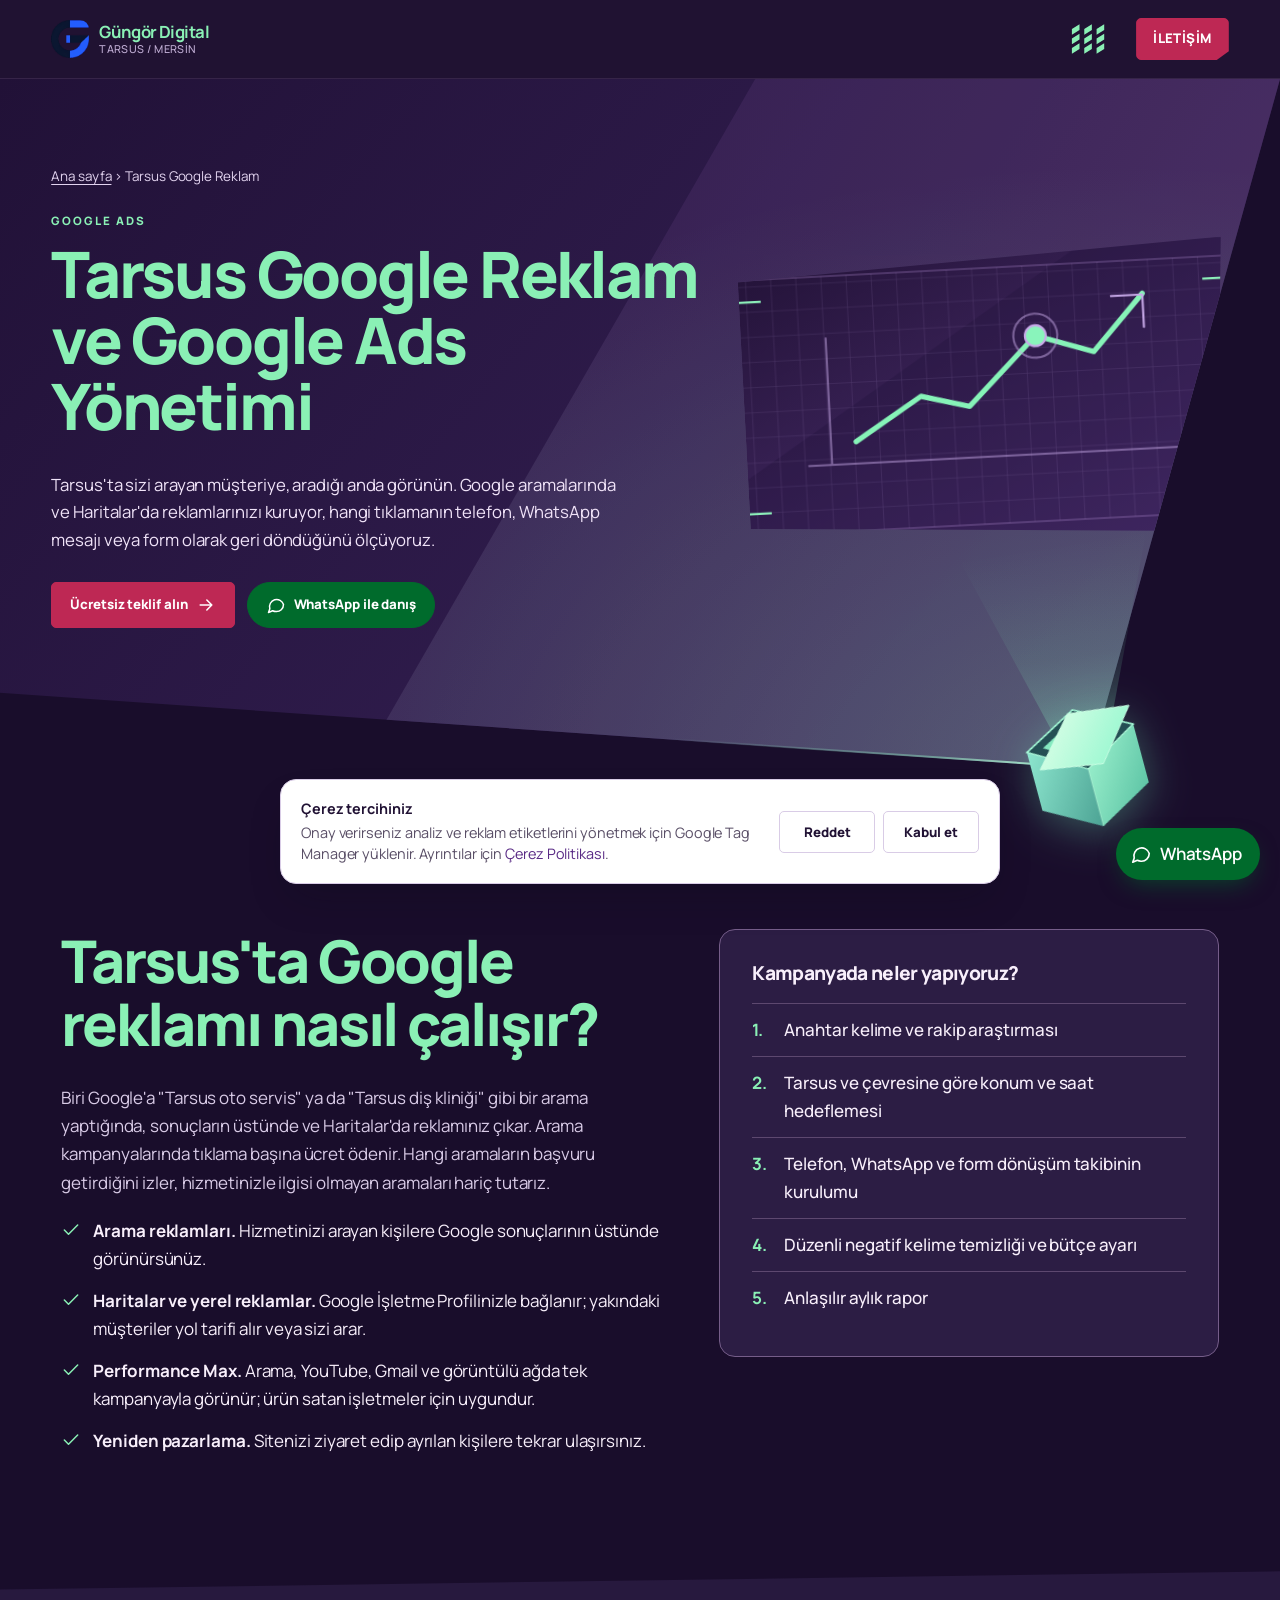
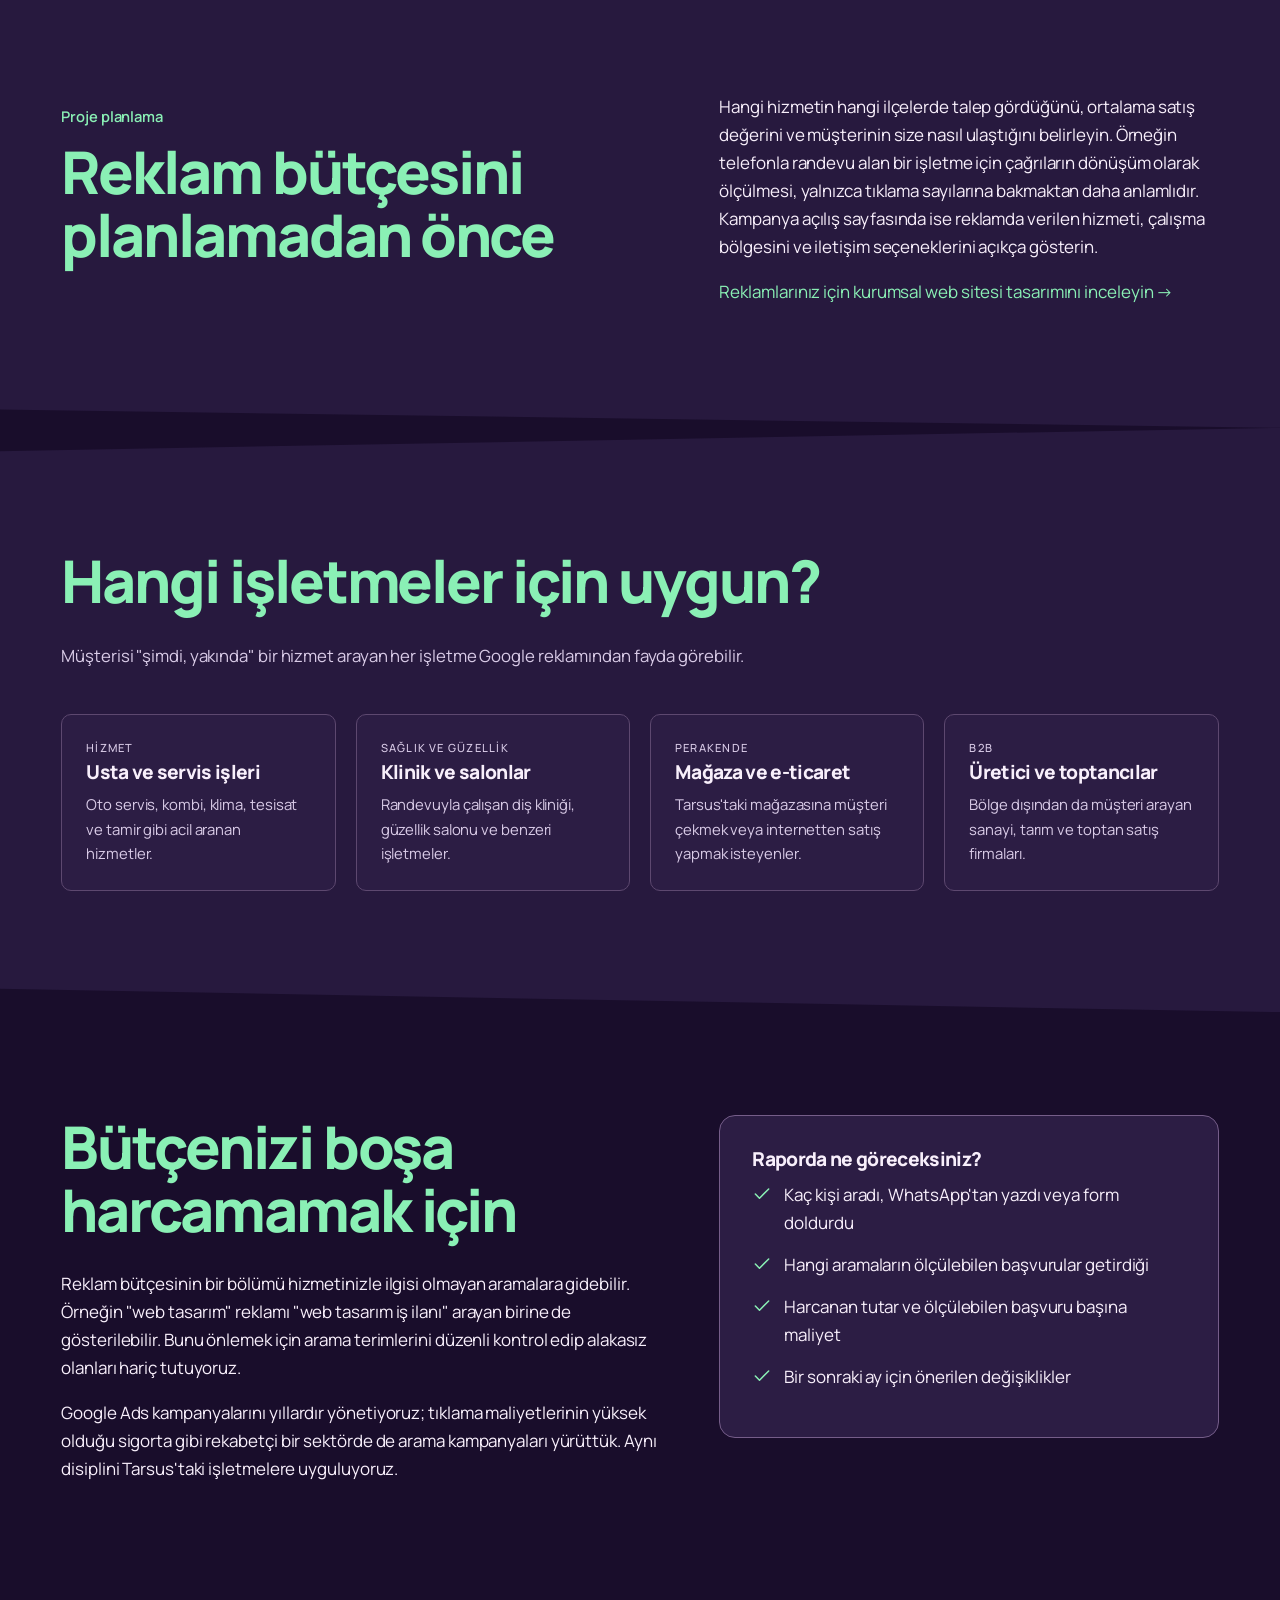
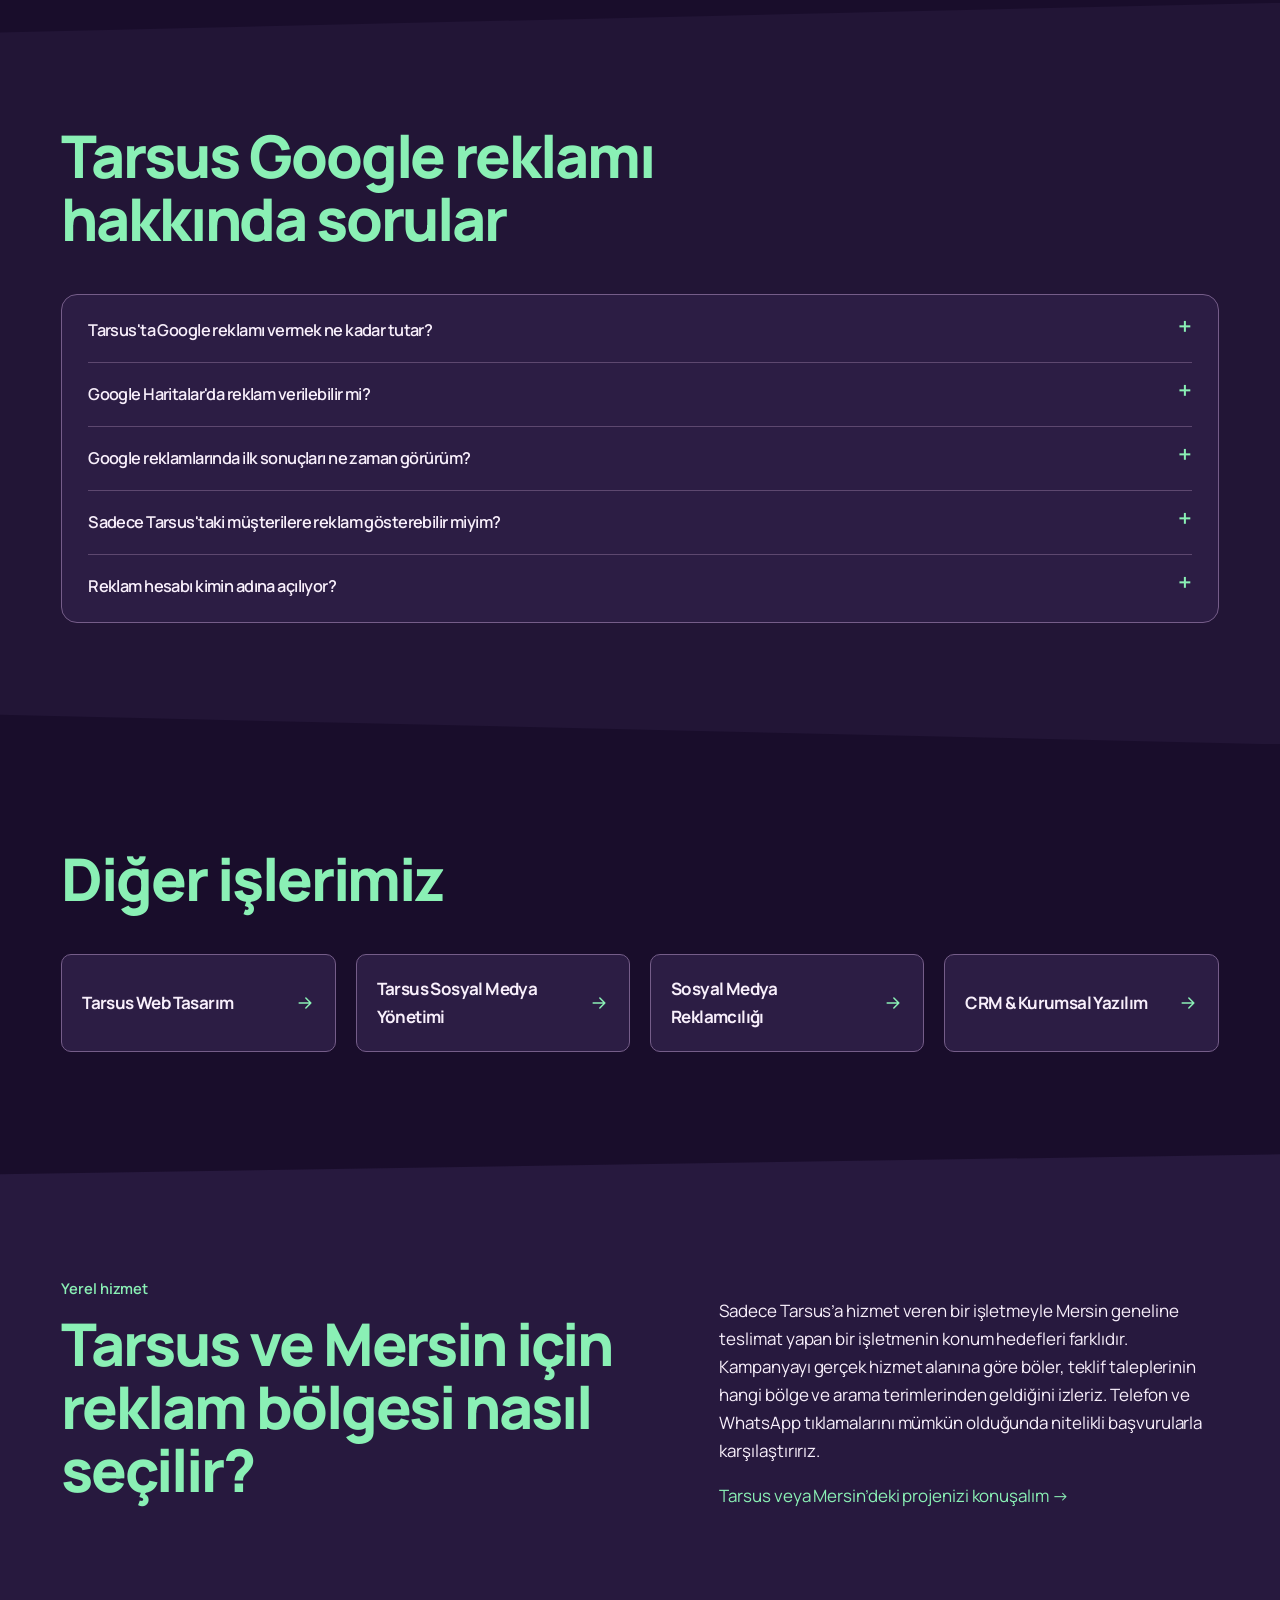
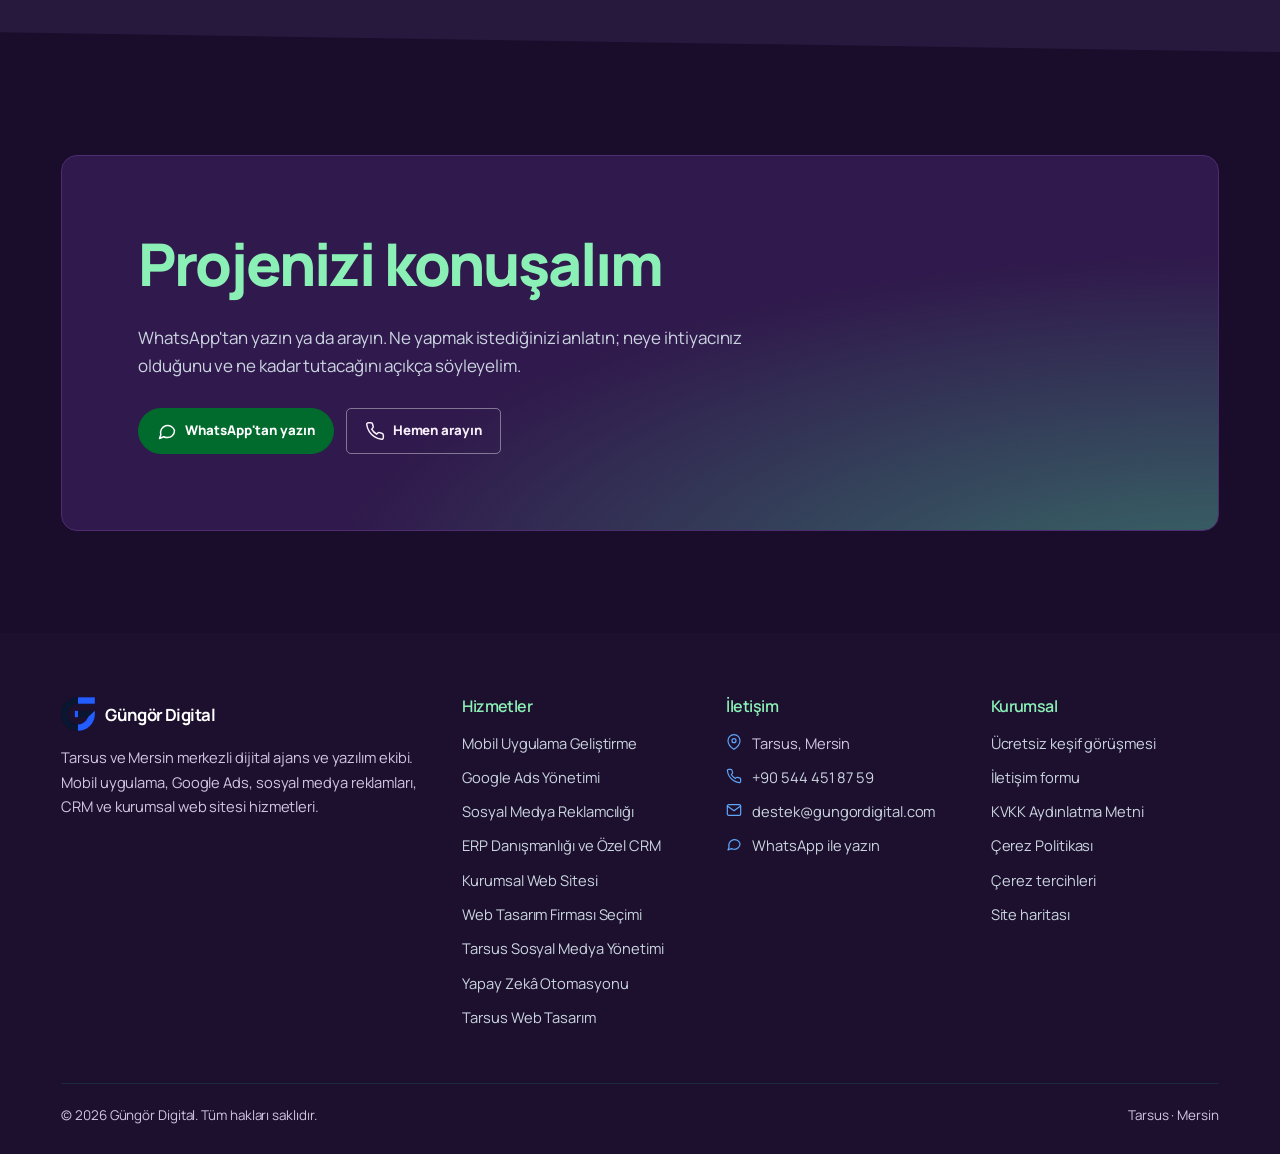
<file: google-ads-yonetimi.html>
<!doctype html>
<html lang="tr-TR">
<head>
<meta charset="utf-8">
<meta name="google-site-verification" content="k1yBXpzhwBnbhdokewDQdq4VgAo1lMGQT7mjPiqqTH0">
<meta name="viewport" content="width=device-width,initial-scale=1,viewport-fit=cover">
<title>Tarsus ve Mersin Google Ads Yönetimi | Güngör Digital</title>
<meta name="description" content="Tarsus ve Mersin işletmeleri için Google Reklamları. Konum hedefleme, kampanya kurulumu, telefon ve WhatsApp dönüşüm takibi.">
<meta name="robots" content="index,follow,max-image-preview:large,max-snippet:-1">
<meta name="author" content="Güngör Digital">
<meta name="geo.region" content="TR-33">
<meta name="geo.placename" content="Tarsus, Mersin">
<link rel="canonical" href="https://tarsus.gungordigital.com/google-ads-yonetimi.html">
<link rel="alternate" hreflang="tr-TR" href="https://tarsus.gungordigital.com/google-ads-yonetimi.html">
<link rel="alternate" hreflang="x-default" href="https://tarsus.gungordigital.com/google-ads-yonetimi.html">
<meta property="og:type" content="website">
<meta property="og:site_name" content="Güngör Digital">
<meta property="og:locale" content="tr_TR">
<meta property="og:title" content="Tarsus ve Mersin Google Ads Yönetimi | Güngör Digital">
<meta property="og:description" content="Tarsus ve Mersin işletmeleri için Google Reklamları. Konum hedefleme, kampanya kurulumu, telefon ve WhatsApp dönüşüm takibi.">
<meta property="og:url" content="https://tarsus.gungordigital.com/google-ads-yonetimi.html">
<meta property="og:image" content="https://tarsus.gungordigital.com/assets/logo.png">
<meta name="twitter:card" content="summary">
<meta name="twitter:title" content="Tarsus ve Mersin Google Ads Yönetimi | Güngör Digital">
<meta name="twitter:description" content="Tarsus ve Mersin işletmeleri için Google Reklamları. Konum hedefleme, kampanya kurulumu, telefon ve WhatsApp dönüşüm takibi.">
<meta name="theme-color" content="#211134">
<link rel="icon" href="/assets/favicon.svg" type="image/svg+xml">
<link rel="icon" href="/assets/logo.png" type="image/png">
<link rel="apple-touch-icon" href="/assets/logo.png">
<link rel="preconnect" href="https://fonts.googleapis.com">
<link rel="preconnect" href="https://fonts.gstatic.com" crossorigin>
<link href="https://fonts.googleapis.com/css2?family=Manrope:wght@400;500;600;700;800&amp;display=swap" rel="stylesheet">
<link rel="stylesheet" href="/assets/style.css?v=kupu-menu">
<script type="application/ld+json">{"@context": "https://schema.org", "@type": "ProfessionalService", "@id": "https://tarsus.gungordigital.com/#business", "name": "Güngör Digital", "url": "https://tarsus.gungordigital.com/", "logo": "https://tarsus.gungordigital.com/assets/logo.png", "telephone": "+905444518759", "email": "destek@gungordigital.com", "address": {"@type": "PostalAddress", "addressLocality": "Tarsus", "addressRegion": "Mersin", "addressCountry": "TR"}, "areaServed": [{"@type": "City", "name": "Tarsus"}, {"@type": "AdministrativeArea", "name": "Mersin"}], "availableLanguage": "Turkish", "knowsAbout": ["Mobil uygulama geliştirme", "Google Ads", "Sosyal medya reklamcılığı", "CRM yazılımı", "Kurumsal web sitesi", "SEO", "ERP danışmanlığı", "Yapay zekâ ve iş süreci otomasyonu", "Sosyal medya yönetimi", "Oyun geliştirme"], "hasOfferCatalog": {"@type": "OfferCatalog", "name": "Hizmetler", "itemListElement": [{"@type": "Offer", "itemOffered": {"@type": "Service", "name": "Tarsus'ta Mobil Uygulama Geliştirme", "url": "https://tarsus.gungordigital.com/mobil-uygulama-gelistirme.html"}}, {"@type": "Offer", "itemOffered": {"@type": "Service", "name": "Tarsus'ta Google Ads Yönetimi", "url": "https://tarsus.gungordigital.com/google-ads-yonetimi.html"}}, {"@type": "Offer", "itemOffered": {"@type": "Service", "name": "Tarsus'ta Sosyal Medya Reklamcılığı", "url": "https://tarsus.gungordigital.com/sosyal-medya-reklamciligi.html"}}, {"@type": "Offer", "itemOffered": {"@type": "Service", "name": "Özel CRM ve Kurumsal Yazılım Geliştirme", "url": "https://tarsus.gungordigital.com/crm-ve-kurumsal-yazilim.html"}}, {"@type": "Offer", "itemOffered": {"@type": "Service", "name": "Tarsus'ta Kurumsal Web Sitesi Tasarımı", "url": "https://tarsus.gungordigital.com/kurumsal-web-sitesi.html"}}]}}</script>
<script type="application/ld+json">{"@context": "https://schema.org", "@type": "Service", "name": "Tarsus Google Reklam ve Google Ads Yönetimi", "description": "Tarsus ve Mersin işletmeleri için Google Reklamları. Konum hedefleme, kampanya kurulumu, telefon ve WhatsApp dönüşüm takibi.", "url": "https://tarsus.gungordigital.com/google-ads-yonetimi.html", "serviceType": "Google Ads Yönetimi", "provider": {"@id": "https://tarsus.gungordigital.com/#business"}, "areaServed": [{"@type": "City", "name": "Tarsus"}, {"@type": "AdministrativeArea", "name": "Mersin"}], "@id": "https://tarsus.gungordigital.com/google-ads-yonetimi.html#service", "mainEntityOfPage": {"@id": "https://tarsus.gungordigital.com/google-ads-yonetimi.html#webpage"}}</script>
<script type="application/ld+json">{"@context": "https://schema.org", "@type": "BreadcrumbList", "itemListElement": [{"@type": "ListItem", "position": 1, "name": "Ana sayfa", "item": "https://tarsus.gungordigital.com/"}, {"@type": "ListItem", "position": 2, "name": "Tarsus Google Reklam", "item": "https://tarsus.gungordigital.com/google-ads-yonetimi.html"}]}</script>
<script type="application/ld+json">{"@context": "https://schema.org", "@type": "FAQPage", "mainEntity": [{"@type": "Question", "name": "Tarsus'ta Google reklamı vermek ne kadar tutar?", "acceptedAnswer": {"@type": "Answer", "text": "İki ayrı kalem vardır: reklam harcaması doğrudan Google'a ödenir, yönetim ücretimiz ise ayrıca yazılı teklifle belirlenir. Sabit bir minimum bütçe şartımız yok; sektörünüze ve hedefinize göre bir başlangıç bütçesi öneririz."}}, {"@type": "Question", "name": "Google Haritalar'da reklam verilebilir mi?", "acceptedAnswer": {"@type": "Answer", "text": "Evet. Google İşletme Profilinizi Google Ads hesabına bağladığımızda, yerel aramalarda ve Haritalar'da konumunuzu gösteren reklamlar yayınlanabilir. Bu yüzden işletme profilinin doğru ve güncel olması önemlidir."}}, {"@type": "Question", "name": "Google reklamlarında ilk sonuçları ne zaman görürüm?", "acceptedAnswer": {"@type": "Answer", "text": "İlk haftalar genellikle veri toplama ve ayar dönemidir. Hangi aramaların arama, WhatsApp mesajı veya form getirdiği netleştikçe bütçe daha verimli kullanılır. Belirli bir sonuç garanti etmiyoruz."}}, {"@type": "Question", "name": "Sadece Tarsus'taki müşterilere reklam gösterebilir miyim?", "acceptedAnswer": {"@type": "Answer", "text": "Evet. Reklamları Tarsus ilçesine, belirli mahallelere yakın bir yarıçapa ya da Mersin'in tamamına göre hedefleyebiliriz. İsterseniz sadece belirli saatlerde yayınlanmasını da sağlarız."}}, {"@type": "Question", "name": "Reklam hesabı kimin adına açılıyor?", "acceptedAnswer": {"@type": "Answer", "text": "Hesap sizin adınıza açılır ve sahibi siz olursunuz. Biz yönetici olarak erişiriz; çalışmamız sona erse de hesap ve geçmiş verileriniz sizde kalır."}}]}</script>
<script type="application/ld+json">{"@context": "https://schema.org", "@type": "WebPage", "@id": "https://tarsus.gungordigital.com/google-ads-yonetimi.html#webpage", "url": "https://tarsus.gungordigital.com/google-ads-yonetimi.html", "name": "Tarsus ve Mersin Google Ads Yönetimi | Güngör Digital", "description": "Tarsus ve Mersin işletmeleri için Google Reklamları. Konum hedefleme, kampanya kurulumu, telefon ve WhatsApp dönüşüm takibi.", "inLanguage": "tr-TR", "isPartOf": {"@id": "https://tarsus.gungordigital.com/#website"}, "about": {"@id": "https://tarsus.gungordigital.com/#business"}, "mainEntity": {"@id": "https://tarsus.gungordigital.com/google-ads-yonetimi.html#service"}}</script>
<template id="gd-gtm-source">
<script async src="https://www.googletagmanager.com/gtm.js?id=GTM-NLWD7CCN"></script>
</template>
<script>
  window.dataLayer = window.dataLayer || [];
  function gtag(){dataLayer.push(arguments);}
  gtag('js', new Date());
</script>
</head>
<body>
<a class="skip" href="#main">İçeriğe geç</a>
<header class="site-header">
<div class="wrap nav">
<a class="logo" href="/" aria-label="Güngör Digital - Ana sayfa"><img src="/assets/logo.png" alt="Güngör Digital logosu" width="38" height="38"><span class="logo-t"><b>Güngör Digital</b><small>TARSUS / MERSİN</small></span></a>
<nav class="menu-overlay" id="menu" aria-label="Ana menü" hidden>
<div class="menu-inner wrap">
<ul class="menu-links"><li><a href="/">Ana Sayfa</a></li><li><a href="/#hizmetler">Uzmanlık</a><ul class="menu-services"><li><a href="/crm-ve-kurumsal-yazilim.html">ERP Danışmanlığı ve CRM</a></li><li><a href="/yapay-zeka-otomasyonu.html">Yapay Zekâ Otomasyonu</a></li><li><a href="/mobil-uygulama-gelistirme.html">Mobil Uygulama</a></li><li><a href="/google-ads-yonetimi.html" aria-current="page">Google Reklamları</a></li><li><a href="/kurumsal-web-sitesi.html">Kurumsal Web</a></li><li><a href="/tarsus-web-tasarim.html">Tarsus Web Tasarım</a></li><li><a href="/tarsus-web-tasarim-firmalari.html">Web Tasarım Firması Seçimi</a></li><li><a href="/sosyal-medya-reklamciligi.html">Sosyal Medya Reklamları</a></li><li><a href="/tarsus-sosyal-medya-yonetimi.html">Sosyal Medya Yönetimi</a></li><li><a href="/iletisim.html#oyun-gelistirme">Oyun Geliştirme</a></li></ul></li><li><a href="/#yaklasim">Yaklaşım</a></li><li><a href="/#hakkimizda">Hakkımızda</a></li><li><a href="/iletisim.html">İletişim</a></li></ul>
<div class="menu-visual" aria-hidden="true">
  <img src="/assets/uretim-sahasi.jpg" alt="" width="1500" height="844" loading="lazy" decoding="async">
  <img src="/assets/robot-kalite.jpg" alt="" width="1450" height="816" loading="lazy" decoding="async">
</div>
</div>
</nav>
<div class="nav-right">
<a class="btn btn-wa btn-sm hide-m" href="https://wa.me/905444518759" rel="noopener"><svg class="ic" viewBox="0 0 24 24" fill="none" stroke="currentColor" stroke-width="1.8" stroke-linecap="round" stroke-linejoin="round" aria-hidden="true"><path d="M21 11.5a8.4 8.4 0 0 1-9 8.4 8.6 8.6 0 0 1-4-1L3 21l1.6-4.6A8.4 8.4 0 1 1 21 11.5z"/></svg>WhatsApp</a>
<a class="btn btn-primary btn-sm" href="/iletisim.html">İletişim <svg class="ic" viewBox="0 0 24 24" fill="none" stroke="currentColor" stroke-width="1.8" stroke-linecap="round" stroke-linejoin="round" aria-hidden="true"><path d="M5 12h14M13 6l6 6-6 6"/></svg></a>
<button class="nav-toggle" type="button" aria-label="Menüyü aç" aria-expanded="false" aria-controls="menu">
<svg class="nav-grid-icon" viewBox="0 0 40 36" aria-hidden="true">
<path fill="currentColor" d="M2 7l8-5v6l-8 5zm13 0l8-5v6l-8 5zm13 0l8-5v6l-8 5zM2 17l8-5v6l-8 5zm13 0l8-5v6l-8 5zm13 0l8-5v6l-8 5zM2 27l8-5v6l-8 5zm13 0l8-5v6l-8 5zm13 0l8-5v6l-8 5z"/>
</svg>
<svg class="nav-close-icon" viewBox="0 0 40 36" aria-hidden="true"><path fill="currentColor" d="m3 3 10 6v6L3 9zm33 0v6l-10 6V9zM3 32v-6l10-6v6zm33 0-10-6v-6l10 6zM16 15h7v6h-7z"/></svg>
</button>
</div>
</div>
</header>
<main id="main">
<div class="page-hero-shell">
<section class="hero-light">
<div class="wrap page-hero"><div>
<nav class="crumbs" aria-label="Konum"><a href="/">Ana sayfa</a> &rsaquo; Tarsus Google Reklam</nav>
<span class="label">Google Ads</span>
<h1 style="margin-top:8px">Tarsus Google Reklam ve Google Ads Yönetimi</h1>
<p class="lead">Tarsus'ta sizi arayan müşteriye, aradığı anda görünün. Google aramalarında ve Haritalar'da reklamlarınızı kuruyor, hangi tıklamanın telefon, WhatsApp mesajı veya form olarak geri döndüğünü ölçüyoruz.</p>
<div class="btns">
<a class="btn btn-primary" href="/iletisim.html">Ücretsiz teklif alın <svg class="ic" viewBox="0 0 24 24" fill="none" stroke="currentColor" stroke-width="1.8" stroke-linecap="round" stroke-linejoin="round" aria-hidden="true"><path d="M5 12h14M13 6l6 6-6 6"/></svg></a>
<a class="btn btn-wa" href="https://wa.me/905444518759" rel="noopener"><svg class="ic" viewBox="0 0 24 24" fill="none" stroke="currentColor" stroke-width="1.8" stroke-linecap="round" stroke-linejoin="round" aria-hidden="true"><path d="M21 11.5a8.4 8.4 0 0 1-9 8.4 8.6 8.6 0 0 1-4-1L3 21l1.6-4.6A8.4 8.4 0 1 1 21 11.5z"/></svg>WhatsApp ile danış</a>
</div>
</div>
<img class="page-art" src="/assets/hizmet-ads.svg" width="544" height="280" alt="Google Ads kampanyasında reklam performansını gösteren grafik" decoding="async">
</div>
</section>
<div class="page-cube" aria-hidden="true"><img src="/assets/projeksiyon-kupu.svg" alt="" width="100" height="100" decoding="async"></div>
</div>
<section class="section"><div class="wrap split">
<div>
<h2>Tarsus'ta Google reklamı nasıl çalışır?</h2>
<p class="muted">Biri Google'a "Tarsus oto servis" ya da "Tarsus diş kliniği" gibi bir arama yaptığında, sonuçların üstünde ve Haritalar'da reklamınız çıkar. Arama kampanyalarında tıklama başına ücret ödenir. Hangi aramaların başvuru getirdiğini izler, hizmetinizle ilgisi olmayan aramaları hariç tutarız.</p>
<ul class="checks" style="margin-top:20px">
<li><svg class="ic" viewBox="0 0 24 24" fill="none" stroke="currentColor" stroke-width="1.8" stroke-linecap="round" stroke-linejoin="round" aria-hidden="true"><path d="M20 6 9 17l-5-5"/></svg><span><strong>Arama reklamları.</strong> Hizmetinizi arayan kişilere Google sonuçlarının üstünde görünürsünüz.</span></li>
<li><svg class="ic" viewBox="0 0 24 24" fill="none" stroke="currentColor" stroke-width="1.8" stroke-linecap="round" stroke-linejoin="round" aria-hidden="true"><path d="M20 6 9 17l-5-5"/></svg><span><strong>Haritalar ve yerel reklamlar.</strong> Google İşletme Profilinizle bağlanır; yakındaki müşteriler yol tarifi alır veya sizi arar.</span></li>
<li><svg class="ic" viewBox="0 0 24 24" fill="none" stroke="currentColor" stroke-width="1.8" stroke-linecap="round" stroke-linejoin="round" aria-hidden="true"><path d="M20 6 9 17l-5-5"/></svg><span><strong>Performance Max.</strong> Arama, YouTube, Gmail ve görüntülü ağda tek kampanyayla görünür; ürün satan işletmeler için uygundur.</span></li>
<li><svg class="ic" viewBox="0 0 24 24" fill="none" stroke="currentColor" stroke-width="1.8" stroke-linecap="round" stroke-linejoin="round" aria-hidden="true"><path d="M20 6 9 17l-5-5"/></svg><span><strong>Yeniden pazarlama.</strong> Sitenizi ziyaret edip ayrılan kişilere tekrar ulaşırsınız.</span></li>
</ul>
</div>
<aside class="panel">
<h3>Kampanyada neler yapıyoruz?</h3>
<ol class="steps"><li>Anahtar kelime ve rakip araştırması</li><li>Tarsus ve çevresine göre konum ve saat hedeflemesi</li><li>Telefon, WhatsApp ve form dönüşüm takibinin kurulumu</li><li>Düzenli negatif kelime temizliği ve bütçe ayarı</li><li>Anlaşılır aylık rapor</li></ol>
</aside>
</div></section>
<section class="section alt editorial-intro"><div class="wrap split">
<div><div class="label">Proje planlama</div><h2>Reklam bütçesini planlamadan önce</h2></div>
<div><p>Hangi hizmetin hangi ilçelerde talep gördüğünü, ortalama satış değerini ve müşterinin size nasıl ulaştığını belirleyin. Örneğin telefonla randevu alan bir işletme için çağrıların dönüşüm olarak ölçülmesi, yalnızca tıklama sayılarına bakmaktan daha anlamlıdır. Kampanya açılış sayfasında ise reklamda verilen hizmeti, çalışma bölgesini ve iletişim seçeneklerini açıkça gösterin.</p><a href="/kurumsal-web-sitesi.html">Reklamlarınız için kurumsal web sitesi tasarımını inceleyin →</a></div>
</div></section>

<section class="section alt"><div class="wrap">
<div class="section-head"><h2>Hangi işletmeler için uygun?</h2><p>Müşterisi "şimdi, yakında" bir hizmet arayan her işletme Google reklamından fayda görebilir.</p></div>
<div class="grid">
<div class="card"><span class="tagchip">Hizmet</span><h3>Usta ve servis işleri</h3><p>Oto servis, kombi, klima, tesisat ve tamir gibi acil aranan hizmetler.</p></div>
<div class="card"><span class="tagchip">Sağlık ve güzellik</span><h3>Klinik ve salonlar</h3><p>Randevuyla çalışan diş kliniği, güzellik salonu ve benzeri işletmeler.</p></div>
<div class="card"><span class="tagchip">Perakende</span><h3>Mağaza ve e-ticaret</h3><p>Tarsus'taki mağazasına müşteri çekmek veya internetten satış yapmak isteyenler.</p></div>
<div class="card"><span class="tagchip">B2B</span><h3>Üretici ve toptancılar</h3><p>Bölge dışından da müşteri arayan sanayi, tarım ve toptan satış firmaları.</p></div>
</div>
</div></section>
<section class="section"><div class="wrap split">
<div>
<h2>Bütçenizi boşa harcamamak için</h2>
<p>Reklam bütçesinin bir bölümü hizmetinizle ilgisi olmayan aramalara gidebilir. Örneğin "web tasarım" reklamı "web tasarım iş ilanı" arayan birine de gösterilebilir. Bunu önlemek için arama terimlerini düzenli kontrol edip alakasız olanları hariç tutuyoruz.</p>
<p>Google Ads kampanyalarını yıllardır yönetiyoruz; tıklama maliyetlerinin yüksek olduğu sigorta gibi rekabetçi bir sektörde de arama kampanyaları yürüttük. Aynı disiplini Tarsus'taki işletmelere uyguluyoruz.</p>
</div>
<aside class="panel">
<h3>Raporda ne göreceksiniz?</h3>
<ul class="checks" style="margin-top:10px">
<li><svg class="ic" viewBox="0 0 24 24" fill="none" stroke="currentColor" stroke-width="1.8" stroke-linecap="round" stroke-linejoin="round" aria-hidden="true"><path d="M20 6 9 17l-5-5"/></svg><span>Kaç kişi aradı, WhatsApp'tan yazdı veya form doldurdu</span></li>
<li><svg class="ic" viewBox="0 0 24 24" fill="none" stroke="currentColor" stroke-width="1.8" stroke-linecap="round" stroke-linejoin="round" aria-hidden="true"><path d="M20 6 9 17l-5-5"/></svg><span>Hangi aramaların ölçülebilen başvurular getirdiği</span></li>
<li><svg class="ic" viewBox="0 0 24 24" fill="none" stroke="currentColor" stroke-width="1.8" stroke-linecap="round" stroke-linejoin="round" aria-hidden="true"><path d="M20 6 9 17l-5-5"/></svg><span>Harcanan tutar ve ölçülebilen başvuru başına maliyet</span></li>
<li><svg class="ic" viewBox="0 0 24 24" fill="none" stroke="currentColor" stroke-width="1.8" stroke-linecap="round" stroke-linejoin="round" aria-hidden="true"><path d="M20 6 9 17l-5-5"/></svg><span>Bir sonraki ay için önerilen değişiklikler</span></li>
</ul>
</aside>
</div></section>
<section class="section alt" id="sss"><div class="wrap">
<div class="section-head"><h2>Tarsus Google reklamı hakkında sorular</h2></div>
<div class="faq-acc"><details><summary>Tarsus'ta Google reklamı vermek ne kadar tutar?</summary><p>İki ayrı kalem vardır: reklam harcaması doğrudan Google'a ödenir, yönetim ücretimiz ise ayrıca yazılı teklifle belirlenir. Sabit bir minimum bütçe şartımız yok; sektörünüze ve hedefinize göre bir başlangıç bütçesi öneririz.</p></details><details><summary>Google Haritalar'da reklam verilebilir mi?</summary><p>Evet. Google İşletme Profilinizi Google Ads hesabına bağladığımızda, yerel aramalarda ve Haritalar'da konumunuzu gösteren reklamlar yayınlanabilir. Bu yüzden işletme profilinin doğru ve güncel olması önemlidir.</p></details><details><summary>Google reklamlarında ilk sonuçları ne zaman görürüm?</summary><p>İlk haftalar genellikle veri toplama ve ayar dönemidir. Hangi aramaların arama, WhatsApp mesajı veya form getirdiği netleştikçe bütçe daha verimli kullanılır. Belirli bir sonuç garanti etmiyoruz.</p></details><details><summary>Sadece Tarsus'taki müşterilere reklam gösterebilir miyim?</summary><p>Evet. Reklamları Tarsus ilçesine, belirli mahallelere yakın bir yarıçapa ya da Mersin'in tamamına göre hedefleyebiliriz. İsterseniz sadece belirli saatlerde yayınlanmasını da sağlarız.</p></details><details><summary>Reklam hesabı kimin adına açılıyor?</summary><p>Hesap sizin adınıza açılır ve sahibi siz olursunuz. Biz yönetici olarak erişiriz; çalışmamız sona erse de hesap ve geçmiş verileriniz sizde kalır.</p></details></div>
</div></section>
<section class="section"><div class="wrap">
<div class="section-head"><h2>Diğer işlerimiz</h2></div>
<div class="grid"><a class="svc-link" href="/tarsus-web-tasarim-firmalari.html"><b>Tarsus Web Tasarım</b><svg class="ic" viewBox="0 0 24 24" fill="none" stroke="currentColor" stroke-width="1.8" stroke-linecap="round" stroke-linejoin="round" aria-hidden="true"><path d="M5 12h14M13 6l6 6-6 6"/></svg></a><a class="svc-link" href="/tarsus-sosyal-medya-yonetimi.html"><b>Tarsus Sosyal Medya Yönetimi</b><svg class="ic" viewBox="0 0 24 24" fill="none" stroke="currentColor" stroke-width="1.8" stroke-linecap="round" stroke-linejoin="round" aria-hidden="true"><path d="M5 12h14M13 6l6 6-6 6"/></svg></a><a class="svc-link" href="/sosyal-medya-reklamciligi.html"><b>Sosyal Medya Reklamcılığı</b><svg class="ic" viewBox="0 0 24 24" fill="none" stroke="currentColor" stroke-width="1.8" stroke-linecap="round" stroke-linejoin="round" aria-hidden="true"><path d="M5 12h14M13 6l6 6-6 6"/></svg></a><a class="svc-link" href="/crm-ve-kurumsal-yazilim.html"><b>CRM & Kurumsal Yazılım</b><svg class="ic" viewBox="0 0 24 24" fill="none" stroke="currentColor" stroke-width="1.8" stroke-linecap="round" stroke-linejoin="round" aria-hidden="true"><path d="M5 12h14M13 6l6 6-6 6"/></svg></a></div>
</div></section>
<section class="section alt editorial-intro"><div class="wrap split">
<div><div class="label">Yerel hizmet</div><h2>Tarsus ve Mersin için reklam bölgesi nasıl seçilir?</h2></div>
<div><p>Sadece Tarsus’a hizmet veren bir işletmeyle Mersin geneline teslimat yapan bir işletmenin konum hedefleri farklıdır. Kampanyayı gerçek hizmet alanına göre böler, teklif taleplerinin hangi bölge ve arama terimlerinden geldiğini izleriz. Telefon ve WhatsApp tıklamalarını mümkün olduğunda nitelikli başvurularla karşılaştırırız.</p><a href="/iletisim.html">Tarsus veya Mersin’deki projenizi konuşalım →</a></div>
</div></section>
<section class="section"><div class="wrap"><div class="cta">
<h2>Projenizi konuşalım</h2>
<p>WhatsApp'tan yazın ya da arayın. Ne yapmak istediğinizi anlatın; neye ihtiyacınız olduğunu ve ne kadar tutacağını açıkça söyleyelim.</p>
<div class="btns">
<a class="btn btn-wa" href="https://wa.me/905444518759" rel="noopener"><svg class="ic" viewBox="0 0 24 24" fill="none" stroke="currentColor" stroke-width="1.8" stroke-linecap="round" stroke-linejoin="round" aria-hidden="true"><path d="M21 11.5a8.4 8.4 0 0 1-9 8.4 8.6 8.6 0 0 1-4-1L3 21l1.6-4.6A8.4 8.4 0 1 1 21 11.5z"/></svg>WhatsApp'tan yazın</a>
<a class="btn btn-outline" href="tel:+905444518759"><svg class="ic" viewBox="0 0 24 24" fill="none" stroke="currentColor" stroke-width="1.8" stroke-linecap="round" stroke-linejoin="round" aria-hidden="true"><path d="M22 16.9v3a2 2 0 0 1-2.2 2 19.8 19.8 0 0 1-8.6-3.1 19.5 19.5 0 0 1-6-6A19.8 19.8 0 0 1 2.1 4.2 2 2 0 0 1 4.1 2h3a2 2 0 0 1 2 1.7c.1.9.4 1.8.7 2.7a2 2 0 0 1-.5 2.1L8 9.8a16 16 0 0 0 6 6l1.3-1.3a2 2 0 0 1 2.1-.5c.9.3 1.8.6 2.7.7a2 2 0 0 1 1.7 2z"/></svg>Hemen arayın</a>
</div>
</div></div></section>
</main>
<footer class="site-footer">
<div class="wrap">
<div class="fgrid">
<div>
<div class="fbrand"><img src="/assets/logo.png" alt="" width="34" height="34"><b>Güngör Digital</b></div>
<p>Tarsus ve Mersin merkezli dijital ajans ve yazılım ekibi. Mobil uygulama, Google Ads, sosyal medya reklamları, CRM ve kurumsal web sitesi hizmetleri.</p>
</div>
<div>
<h3>Hizmetler</h3>
<ul><li><a href="/mobil-uygulama-gelistirme.html">Mobil Uygulama Geliştirme</a></li><li><a href="/google-ads-yonetimi.html">Google Ads Yönetimi</a></li><li><a href="/sosyal-medya-reklamciligi.html">Sosyal Medya Reklamcılığı</a></li><li><a href="/crm-ve-kurumsal-yazilim.html">ERP Danışmanlığı ve Özel CRM</a></li><li><a href="/kurumsal-web-sitesi.html">Kurumsal Web Sitesi</a></li><li><a href="/tarsus-web-tasarim-firmalari.html">Web Tasarım Firması Seçimi</a></li><li><a href="/tarsus-sosyal-medya-yonetimi.html">Tarsus Sosyal Medya Yönetimi</a></li><li><a href="/yapay-zeka-otomasyonu.html">Yapay Zekâ Otomasyonu</a></li>
<li><a href="/tarsus-web-tasarim.html">Tarsus Web Tasarım</a></li></ul>
</div>
<div>
<h3>İletişim</h3>
<ul class="fcontact">
<li><svg class="ic" viewBox="0 0 24 24" fill="none" stroke="currentColor" stroke-width="1.8" stroke-linecap="round" stroke-linejoin="round" aria-hidden="true"><path d="M21 10c0 7-9 13-9 13S3 17 3 10a9 9 0 0 1 18 0z"/><circle cx="12" cy="10" r="3"/></svg><span>Tarsus, Mersin</span></li>
<li><svg class="ic" viewBox="0 0 24 24" fill="none" stroke="currentColor" stroke-width="1.8" stroke-linecap="round" stroke-linejoin="round" aria-hidden="true"><path d="M22 16.9v3a2 2 0 0 1-2.2 2 19.8 19.8 0 0 1-8.6-3.1 19.5 19.5 0 0 1-6-6A19.8 19.8 0 0 1 2.1 4.2 2 2 0 0 1 4.1 2h3a2 2 0 0 1 2 1.7c.1.9.4 1.8.7 2.7a2 2 0 0 1-.5 2.1L8 9.8a16 16 0 0 0 6 6l1.3-1.3a2 2 0 0 1 2.1-.5c.9.3 1.8.6 2.7.7a2 2 0 0 1 1.7 2z"/></svg><a href="tel:+905444518759">+90 544 451 87 59</a></li>
<li><svg class="ic" viewBox="0 0 24 24" fill="none" stroke="currentColor" stroke-width="1.8" stroke-linecap="round" stroke-linejoin="round" aria-hidden="true"><rect x="2" y="4" width="20" height="16" rx="2"/><path d="m22 6-10 7L2 6"/></svg><a href="mailto:destek@gungordigital.com">destek@gungordigital.com</a></li>
<li><svg class="ic" viewBox="0 0 24 24" fill="none" stroke="currentColor" stroke-width="1.8" stroke-linecap="round" stroke-linejoin="round" aria-hidden="true"><path d="M21 11.5a8.4 8.4 0 0 1-9 8.4 8.6 8.6 0 0 1-4-1L3 21l1.6-4.6A8.4 8.4 0 1 1 21 11.5z"/></svg><a href="https://wa.me/905444518759" rel="noopener">WhatsApp ile yazın</a></li>
</ul>
</div>
<div>
<h3>Kurumsal</h3>
<ul>
<li><a href="/iletisim.html">Ücretsiz keşif görüşmesi</a></li>
<li><a href="/iletisim.html">İletişim formu</a></li>
<li><a href="/kvkk.html">KVKK Aydınlatma Metni</a></li><li><a href="/cerez-politikasi.html">Çerez Politikası</a></li><li><button type="button" class="linklike" data-cookie-settings>Çerez tercihleri</button></li><li><a href="/sitemap.xml">Site haritası</a></li>
</ul>
</div>
</div>
<div class="copy"><span>&copy; 2026 Güngör Digital. Tüm hakları saklıdır.</span><span>Tarsus &middot; Mersin</span></div>
</div>
</footer>
<a class="wa-float" href="https://wa.me/905444518759" rel="noopener" aria-label="WhatsApp ile yazın"><svg class="ic" viewBox="0 0 24 24" fill="none" stroke="currentColor" stroke-width="1.8" stroke-linecap="round" stroke-linejoin="round" aria-hidden="true"><path d="M21 11.5a8.4 8.4 0 0 1-9 8.4 8.6 8.6 0 0 1-4-1L3 21l1.6-4.6A8.4 8.4 0 1 1 21 11.5z"/></svg>WhatsApp</a>
<div class="mbar" role="navigation" aria-label="Hızlı iletişim">
<a class="mb-wa" href="https://wa.me/905444518759" rel="noopener"><svg class="ic" viewBox="0 0 24 24" fill="none" stroke="currentColor" stroke-width="1.8" stroke-linecap="round" stroke-linejoin="round" aria-hidden="true"><path d="M21 11.5a8.4 8.4 0 0 1-9 8.4 8.6 8.6 0 0 1-4-1L3 21l1.6-4.6A8.4 8.4 0 1 1 21 11.5z"/></svg>WhatsApp</a>
<a class="mb-call" href="tel:+905444518759"><svg class="ic" viewBox="0 0 24 24" fill="none" stroke="currentColor" stroke-width="1.8" stroke-linecap="round" stroke-linejoin="round" aria-hidden="true"><path d="M22 16.9v3a2 2 0 0 1-2.2 2 19.8 19.8 0 0 1-8.6-3.1 19.5 19.5 0 0 1-6-6A19.8 19.8 0 0 1 2.1 4.2 2 2 0 0 1 4.1 2h3a2 2 0 0 1 2 1.7c.1.9.4 1.8.7 2.7a2 2 0 0 1-.5 2.1L8 9.8a16 16 0 0 0 6 6l1.3-1.3a2 2 0 0 1 2.1-.5c.9.3 1.8.6 2.7.7a2 2 0 0 1 1.7 2z"/></svg>Ara</a>
</div>
<script src="/assets/main.js?v=gtm-2" defer></script>
</body>
</html>
</file>
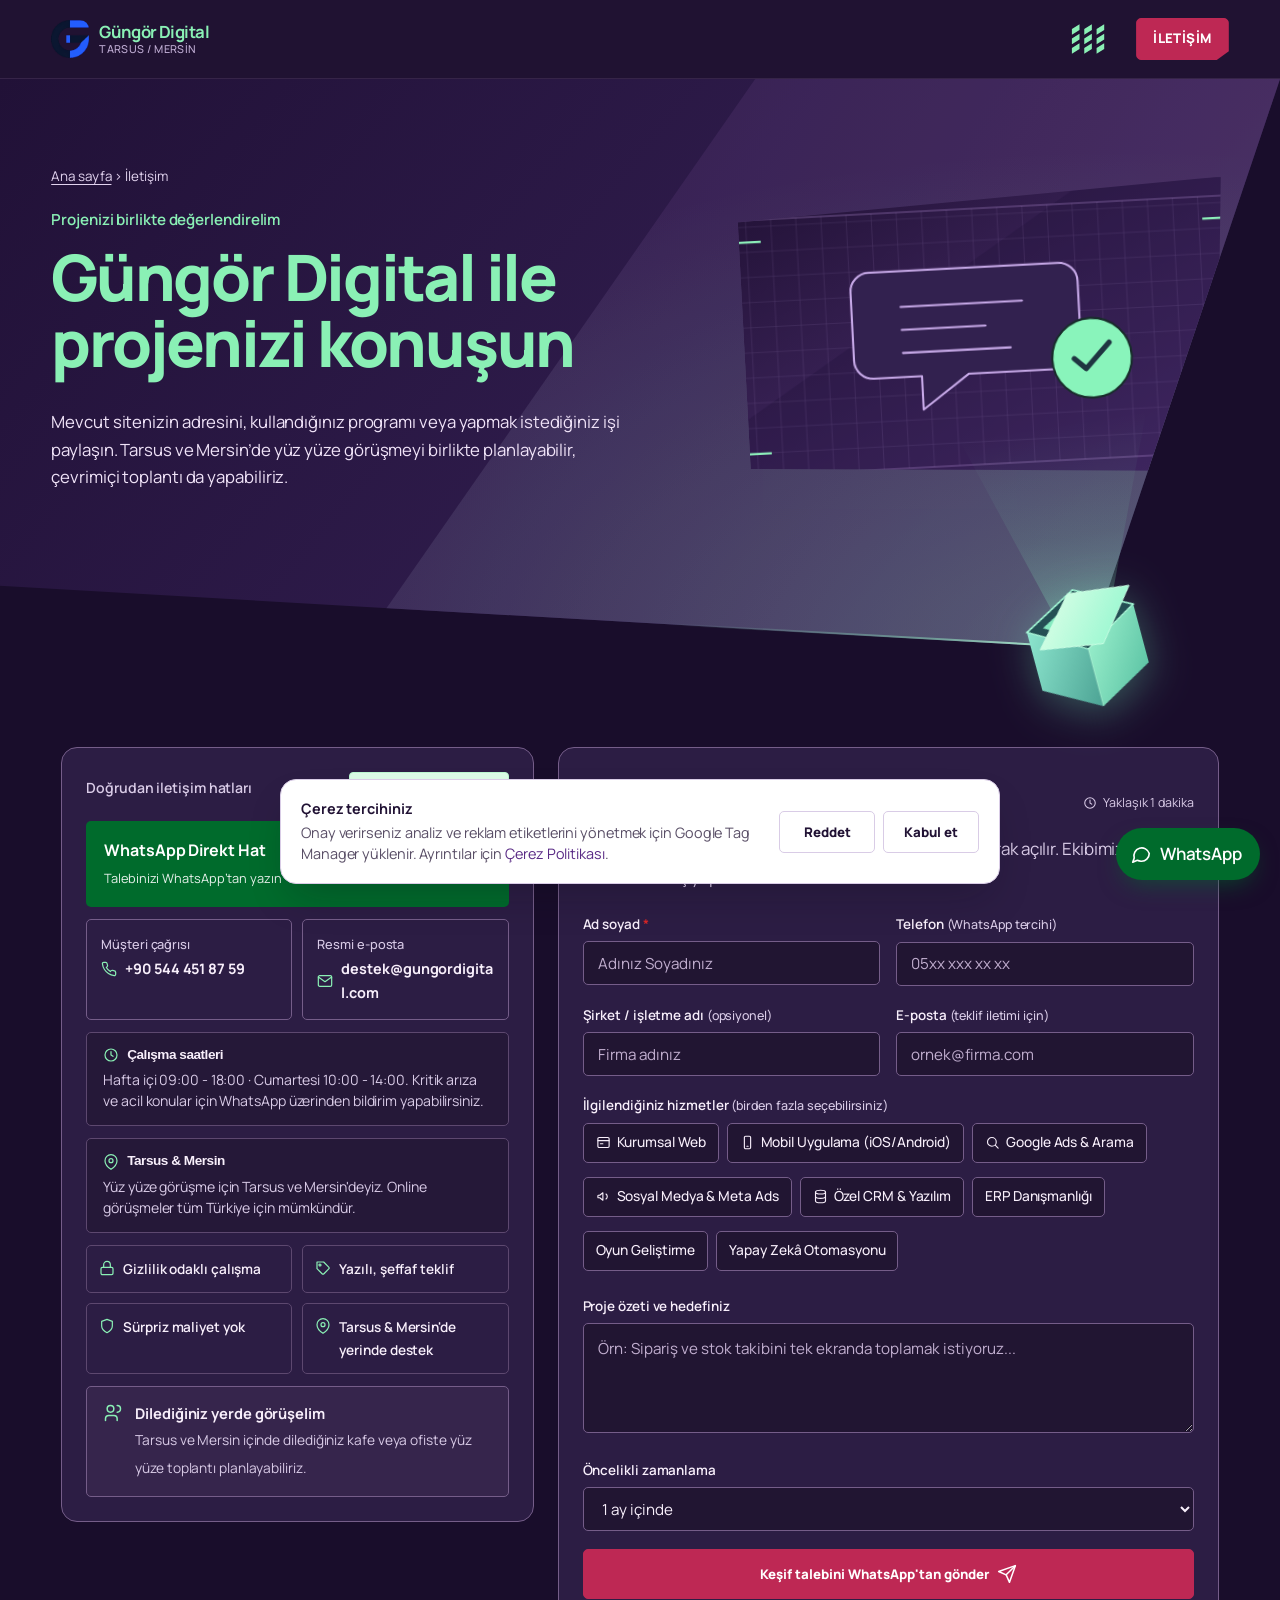
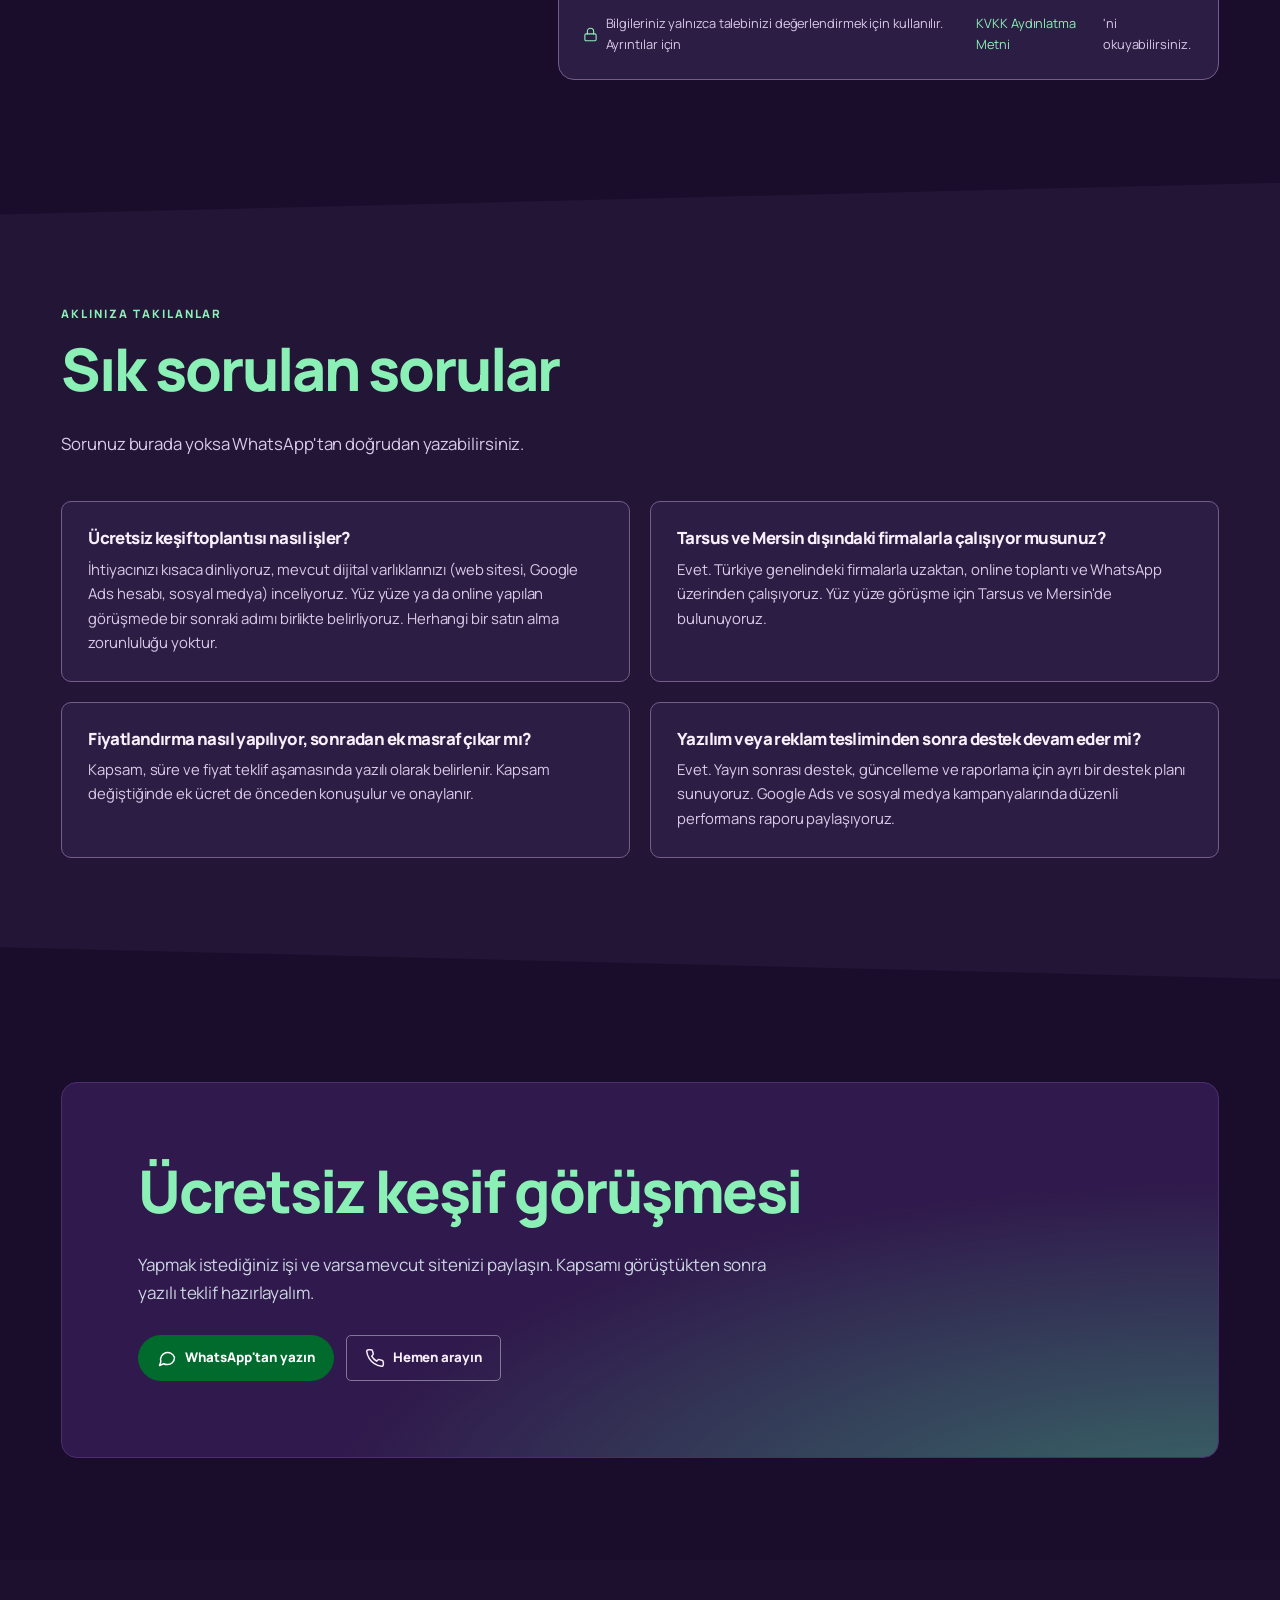
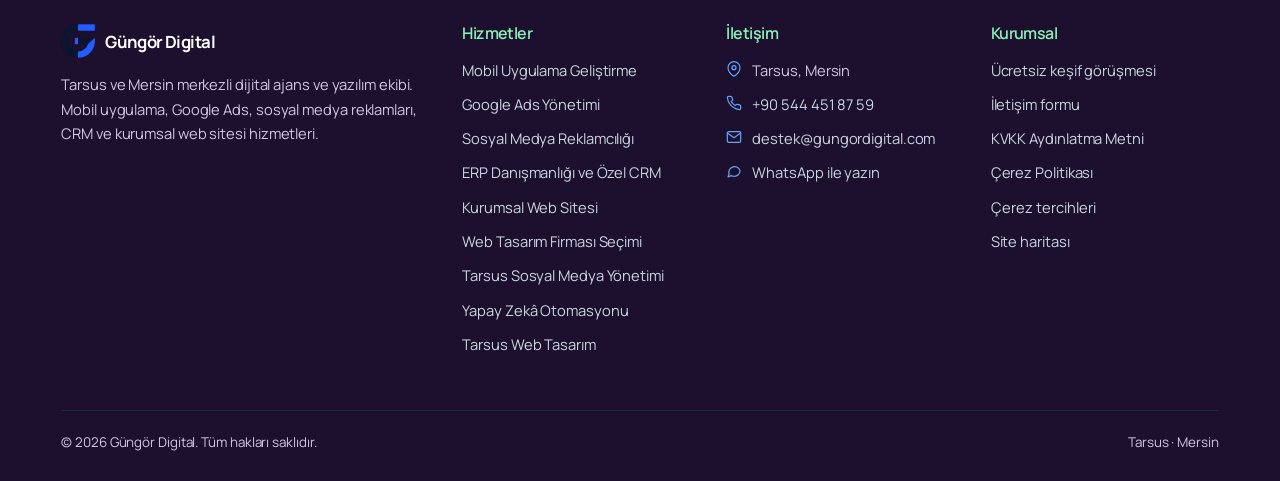
<file: iletisim.html>
<!doctype html>
<html lang="tr-TR">
<head>
<meta charset="utf-8">
<meta name="google-site-verification" content="k1yBXpzhwBnbhdokewDQdq4VgAo1lMGQT7mjPiqqTH0">
<meta name="viewport" content="width=device-width,initial-scale=1,viewport-fit=cover">
<title>Tarsus ve Mersin Proje Keşfi ve İletişim | Güngör Digital</title>
<meta name="description" content="Tarsus ve Mersin’de ERP danışmanlığı, yapay zekâ otomasyonu, mobil uygulama, web tasarımı ve reklam projeleri için Güngör Digital ile görüşme planlayın.">
<meta name="robots" content="index,follow,max-image-preview:large,max-snippet:-1">
<meta name="author" content="Güngör Digital">
<meta name="geo.region" content="TR-33">
<meta name="geo.placename" content="Tarsus, Mersin">
<link rel="canonical" href="https://tarsus.gungordigital.com/iletisim.html">
<link rel="alternate" hreflang="tr-TR" href="https://tarsus.gungordigital.com/iletisim.html">
<link rel="alternate" hreflang="x-default" href="https://tarsus.gungordigital.com/iletisim.html">
<meta property="og:type" content="website">
<meta property="og:site_name" content="Güngör Digital">
<meta property="og:locale" content="tr_TR">
<meta property="og:title" content="Tarsus ve Mersin Proje Keşfi ve İletişim | Güngör Digital">
<meta property="og:description" content="Tarsus ve Mersin’de ERP danışmanlığı, yapay zekâ otomasyonu, mobil uygulama, web tasarımı ve reklam projeleri için Güngör Digital ile görüşme planlayın.">
<meta property="og:url" content="https://tarsus.gungordigital.com/iletisim.html">
<meta property="og:image" content="https://tarsus.gungordigital.com/assets/logo.png">
<meta name="twitter:card" content="summary">
<meta name="twitter:title" content="Tarsus ve Mersin Proje Keşfi ve İletişim | Güngör Digital">
<meta name="twitter:description" content="Tarsus ve Mersin’de ERP danışmanlığı, yapay zekâ otomasyonu, mobil uygulama, web tasarımı ve reklam projeleri için Güngör Digital ile görüşme planlayın.">
<meta name="theme-color" content="#211134">
<link rel="icon" href="/assets/favicon.svg" type="image/svg+xml">
<link rel="icon" href="/assets/logo.png" type="image/png">
<link rel="apple-touch-icon" href="/assets/logo.png">
<link rel="preconnect" href="https://fonts.googleapis.com">
<link rel="preconnect" href="https://fonts.gstatic.com" crossorigin>
<link href="https://fonts.googleapis.com/css2?family=Manrope:wght@400;500;600;700;800&amp;display=swap" rel="stylesheet">
<link rel="stylesheet" href="/assets/style.css?v=kupu-menu">
<script type="application/ld+json">{"@context": "https://schema.org", "@type": "ProfessionalService", "@id": "https://tarsus.gungordigital.com/#business", "name": "Güngör Digital", "url": "https://tarsus.gungordigital.com/", "logo": "https://tarsus.gungordigital.com/assets/logo.png", "telephone": "+905444518759", "email": "destek@gungordigital.com", "address": {"@type": "PostalAddress", "addressLocality": "Tarsus", "addressRegion": "Mersin", "addressCountry": "TR"}, "areaServed": [{"@type": "City", "name": "Tarsus"}, {"@type": "AdministrativeArea", "name": "Mersin"}], "availableLanguage": "Turkish", "knowsAbout": ["Mobil uygulama geliştirme", "Google Ads", "Sosyal medya reklamcılığı", "CRM yazılımı", "Kurumsal web sitesi", "SEO", "ERP danışmanlığı", "Yapay zekâ ve iş süreci otomasyonu", "Sosyal medya yönetimi", "Oyun geliştirme"], "hasOfferCatalog": {"@type": "OfferCatalog", "name": "Hizmetler", "itemListElement": [{"@type": "Offer", "itemOffered": {"@type": "Service", "name": "Tarsus'ta Mobil Uygulama Geliştirme", "url": "https://tarsus.gungordigital.com/mobil-uygulama-gelistirme.html"}}, {"@type": "Offer", "itemOffered": {"@type": "Service", "name": "Tarsus'ta Google Ads Yönetimi", "url": "https://tarsus.gungordigital.com/google-ads-yonetimi.html"}}, {"@type": "Offer", "itemOffered": {"@type": "Service", "name": "Tarsus'ta Sosyal Medya Reklamcılığı", "url": "https://tarsus.gungordigital.com/sosyal-medya-reklamciligi.html"}}, {"@type": "Offer", "itemOffered": {"@type": "Service", "name": "Özel CRM ve Kurumsal Yazılım Geliştirme", "url": "https://tarsus.gungordigital.com/crm-ve-kurumsal-yazilim.html"}}, {"@type": "Offer", "itemOffered": {"@type": "Service", "name": "Tarsus'ta Kurumsal Web Sitesi Tasarımı", "url": "https://tarsus.gungordigital.com/kurumsal-web-sitesi.html"}}]}}</script>
<script type="application/ld+json">{"@context": "https://schema.org", "@type": "ContactPage", "name": "Tarsus ve Mersin Proje Keşfi ve İletişim | Güngör Digital", "url": "https://tarsus.gungordigital.com/iletisim.html", "@id": "https://tarsus.gungordigital.com/iletisim.html#webpage", "description": "Tarsus ve Mersin’de ERP danışmanlığı, yapay zekâ otomasyonu, mobil uygulama, web tasarımı ve reklam projeleri için Güngör Digital ile görüşme planlayın.", "inLanguage": "tr-TR", "isPartOf": {"@id": "https://tarsus.gungordigital.com/#website"}}</script>
<script type="application/ld+json">{"@context": "https://schema.org", "@type": "FAQPage", "mainEntity": [{"@type": "Question", "name": "Ücretsiz keşif toplantısı nasıl işler?", "acceptedAnswer": {"@type": "Answer", "text": "İhtiyacınızı kısaca dinliyoruz, mevcut dijital varlıklarınızı (web sitesi, Google Ads hesabı, sosyal medya) inceliyoruz. Yüz yüze ya da online yapılan görüşmede bir sonraki adımı birlikte belirliyoruz. Herhangi bir satın alma zorunluluğu yoktur."}}, {"@type": "Question", "name": "Tarsus ve Mersin dışındaki firmalarla çalışıyor musunuz?", "acceptedAnswer": {"@type": "Answer", "text": "Evet. Türkiye genelindeki firmalarla uzaktan, online toplantı ve WhatsApp üzerinden çalışıyoruz. Yüz yüze görüşme için Tarsus ve Mersin'de bulunuyoruz."}}, {"@type": "Question", "name": "Fiyatlandırma nasıl yapılıyor, sonradan ek masraf çıkar mı?", "acceptedAnswer": {"@type": "Answer", "text": "Kapsam, süre ve fiyat teklif aşamasında yazılı olarak belirlenir. Kapsam değiştiğinde ek ücret de önceden konuşulur ve onaylanır."}}, {"@type": "Question", "name": "Yazılım veya reklam tesliminden sonra destek devam eder mi?", "acceptedAnswer": {"@type": "Answer", "text": "Evet. Yayın sonrası destek, güncelleme ve raporlama için ayrı bir destek planı sunuyoruz. Google Ads ve sosyal medya kampanyalarında düzenli performans raporu paylaşıyoruz."}}]}</script>
<script type="application/ld+json">{"@context": "https://schema.org", "@type": "BreadcrumbList", "itemListElement": [{"@type": "ListItem", "position": 1, "name": "Ana sayfa", "item": "https://tarsus.gungordigital.com/"}, {"@type": "ListItem", "position": 2, "name": "İletişim", "item": "https://tarsus.gungordigital.com/iletisim.html"}]}</script>
<template id="gd-gtm-source">
<script async src="https://www.googletagmanager.com/gtm.js?id=GTM-NLWD7CCN"></script>
</template>
<script>
  window.dataLayer = window.dataLayer || [];
  function gtag(){dataLayer.push(arguments);}
  gtag('js', new Date());
</script>
</head>
<body>
<a class="skip" href="#main">İçeriğe geç</a>
<header class="site-header">
<div class="wrap nav">
<a class="logo" href="/" aria-label="Güngör Digital - Ana sayfa"><img src="/assets/logo.png" alt="Güngör Digital logosu" width="38" height="38"><span class="logo-t"><b>Güngör Digital</b><small>TARSUS / MERSİN</small></span></a>
<nav class="menu-overlay" id="menu" aria-label="Ana menü" hidden>
<div class="menu-inner wrap">
<ul class="menu-links"><li><a href="/">Ana Sayfa</a></li><li><a href="/#hizmetler">Uzmanlık</a><ul class="menu-services"><li><a href="/crm-ve-kurumsal-yazilim.html">ERP Danışmanlığı ve CRM</a></li><li><a href="/yapay-zeka-otomasyonu.html">Yapay Zekâ Otomasyonu</a></li><li><a href="/mobil-uygulama-gelistirme.html">Mobil Uygulama</a></li><li><a href="/google-ads-yonetimi.html">Google Reklamları</a></li><li><a href="/kurumsal-web-sitesi.html">Kurumsal Web</a></li><li><a href="/tarsus-web-tasarim.html">Tarsus Web Tasarım</a></li><li><a href="/tarsus-web-tasarim-firmalari.html">Web Tasarım Firması Seçimi</a></li><li><a href="/sosyal-medya-reklamciligi.html">Sosyal Medya Reklamları</a></li><li><a href="/tarsus-sosyal-medya-yonetimi.html">Sosyal Medya Yönetimi</a></li><li><a href="/iletisim.html#oyun-gelistirme">Oyun Geliştirme</a></li></ul></li><li><a href="/#yaklasim">Yaklaşım</a></li><li><a href="/#hakkimizda">Hakkımızda</a></li><li><a href="/iletisim.html" aria-current="page">İletişim</a></li></ul>
<div class="menu-visual" aria-hidden="true">
  <img src="/assets/uretim-sahasi.jpg" alt="" width="1500" height="844" loading="lazy" decoding="async">
  <img src="/assets/robot-kalite.jpg" alt="" width="1450" height="816" loading="lazy" decoding="async">
</div>
</div>
</nav>
<div class="nav-right">
<a class="btn btn-wa btn-sm hide-m" href="https://wa.me/905444518759" rel="noopener"><svg class="ic" viewBox="0 0 24 24" fill="none" stroke="currentColor" stroke-width="1.8" stroke-linecap="round" stroke-linejoin="round" aria-hidden="true"><path d="M21 11.5a8.4 8.4 0 0 1-9 8.4 8.6 8.6 0 0 1-4-1L3 21l1.6-4.6A8.4 8.4 0 1 1 21 11.5z"/></svg>WhatsApp</a>
<a class="btn btn-primary btn-sm" href="/iletisim.html">İletişim <svg class="ic" viewBox="0 0 24 24" fill="none" stroke="currentColor" stroke-width="1.8" stroke-linecap="round" stroke-linejoin="round" aria-hidden="true"><path d="M5 12h14M13 6l6 6-6 6"/></svg></a>
<button class="nav-toggle" type="button" aria-label="Menüyü aç" aria-expanded="false" aria-controls="menu">
<svg class="nav-grid-icon" viewBox="0 0 40 36" aria-hidden="true">
<path fill="currentColor" d="M2 7l8-5v6l-8 5zm13 0l8-5v6l-8 5zm13 0l8-5v6l-8 5zM2 17l8-5v6l-8 5zm13 0l8-5v6l-8 5zm13 0l8-5v6l-8 5zM2 27l8-5v6l-8 5zm13 0l8-5v6l-8 5zm13 0l8-5v6l-8 5z"/>
</svg>
<svg class="nav-close-icon" viewBox="0 0 40 36" aria-hidden="true"><path fill="currentColor" d="m3 3 10 6v6L3 9zm33 0v6l-10 6V9zM3 32v-6l10-6v6zm33 0-10-6v-6l10 6zM16 15h7v6h-7z"/></svg>
</button>
</div>
</div>
</header>
<main id="main">
<div class="page-hero-shell">
<section class="hero-light">
<div class="wrap page-hero"><div>
<nav class="crumbs" aria-label="Konum"><a href="/">Ana sayfa</a> &rsaquo; İletişim</nav>
<span class="pill"><span class="dot"></span>Projenizi birlikte değerlendirelim</span>
<h1>Güngör Digital ile projenizi konuşun</h1>
<p class="lead">Mevcut sitenizin adresini, kullandığınız programı veya yapmak istediğiniz işi paylaşın. Tarsus ve Mersin’de yüz yüze görüşmeyi birlikte planlayabilir, çevrimiçi toplantı da yapabiliriz.</p>
</div>
<img class="page-art" src="/assets/hizmet-iletisim.svg" width="544" height="280" alt="Proje keşif görüşmesini simgeleyen konuşma balonu" decoding="async">
</div>
</section>
<div class="page-cube" aria-hidden="true"><img src="/assets/projeksiyon-kupu.svg" alt="" width="100" height="100" decoding="async"></div>
</div>
<section class="section" style="padding-top:40px"><div class="wrap c-grid">
<aside>
<div class="c-card">
<div class="c-head"><span>Doğrudan iletişim hatları</span><span class="badge-ok">WhatsApp ve telefon</span></div>
<a class="wa-line" href="https://wa.me/905444518759" rel="noopener">
<span><b>WhatsApp Direkt Hat</b><small>Talebinizi WhatsApp’tan yazın</small></span><svg class="ic" viewBox="0 0 24 24" fill="none" stroke="currentColor" stroke-width="1.8" stroke-linecap="round" stroke-linejoin="round" aria-hidden="true"><path d="M5 12h14M13 6l6 6-6 6"/></svg>
</a>
<div class="tiles">
<a class="tile" href="tel:+905444518759"><small>Müşteri çağrısı</small><b><svg class="ic" viewBox="0 0 24 24" fill="none" stroke="currentColor" stroke-width="1.8" stroke-linecap="round" stroke-linejoin="round" aria-hidden="true"><path d="M22 16.9v3a2 2 0 0 1-2.2 2 19.8 19.8 0 0 1-8.6-3.1 19.5 19.5 0 0 1-6-6A19.8 19.8 0 0 1 2.1 4.2 2 2 0 0 1 4.1 2h3a2 2 0 0 1 2 1.7c.1.9.4 1.8.7 2.7a2 2 0 0 1-.5 2.1L8 9.8a16 16 0 0 0 6 6l1.3-1.3a2 2 0 0 1 2.1-.5c.9.3 1.8.6 2.7.7a2 2 0 0 1 1.7 2z"/></svg>+90 544 451 87 59</b></a>
<a class="tile" href="mailto:destek@gungordigital.com"><small>Resmi e-posta</small><b><svg class="ic" viewBox="0 0 24 24" fill="none" stroke="currentColor" stroke-width="1.8" stroke-linecap="round" stroke-linejoin="round" aria-hidden="true"><rect x="2" y="4" width="20" height="16" rx="2"/><path d="m22 6-10 7L2 6"/></svg>destek@gungordigital.com</b></a>
</div>
<div class="info-box"><h4><svg class="ic" viewBox="0 0 24 24" fill="none" stroke="currentColor" stroke-width="1.8" stroke-linecap="round" stroke-linejoin="round" aria-hidden="true"><circle cx="12" cy="12" r="9"/><path d="M12 7v5l3 2"/></svg>Çalışma saatleri</h4><p>Hafta içi 09:00 - 18:00 &middot; Cumartesi 10:00 - 14:00. Kritik arıza ve acil konular için WhatsApp üzerinden bildirim yapabilirsiniz.</p></div>
<div class="info-box"><h4><svg class="ic" viewBox="0 0 24 24" fill="none" stroke="currentColor" stroke-width="1.8" stroke-linecap="round" stroke-linejoin="round" aria-hidden="true"><path d="M21 10c0 7-9 13-9 13S3 17 3 10a9 9 0 0 1 18 0z"/><circle cx="12" cy="10" r="3"/></svg>Tarsus &amp; Mersin</h4><p>Yüz yüze görüşme için Tarsus ve Mersin'deyiz. Online görüşmeler tüm Türkiye için mümkündür.</p></div>
<div class="guar"><div><svg class="ic" viewBox="0 0 24 24" fill="none" stroke="currentColor" stroke-width="1.8" stroke-linecap="round" stroke-linejoin="round" aria-hidden="true"><rect x="3" y="11" width="18" height="11" rx="2"/><path d="M7 11V7a5 5 0 0 1 10 0v4"/></svg><span>Gizlilik odaklı çalışma</span></div><div><svg class="ic" viewBox="0 0 24 24" fill="none" stroke="currentColor" stroke-width="1.8" stroke-linecap="round" stroke-linejoin="round" aria-hidden="true"><path d="M20.6 13.4 13.4 20.6a2 2 0 0 1-2.8 0L3 13V3h10l7.6 7.6a2 2 0 0 1 0 2.8z"/><circle cx="7.5" cy="7.5" r="1.5"/></svg><span>Yazılı, şeffaf teklif</span></div><div><svg class="ic" viewBox="0 0 24 24" fill="none" stroke="currentColor" stroke-width="1.8" stroke-linecap="round" stroke-linejoin="round" aria-hidden="true"><path d="M12 22s8-4 8-10V5l-8-3-8 3v7c0 6 8 10 8 10z"/></svg><span>Sürpriz maliyet yok</span></div><div><svg class="ic" viewBox="0 0 24 24" fill="none" stroke="currentColor" stroke-width="1.8" stroke-linecap="round" stroke-linejoin="round" aria-hidden="true"><path d="M21 10c0 7-9 13-9 13S3 17 3 10a9 9 0 0 1 18 0z"/><circle cx="12" cy="10" r="3"/></svg><span>Tarsus & Mersin'de yerinde destek</span></div></div>
<div class="callout"><svg class="ic" viewBox="0 0 24 24" fill="none" stroke="currentColor" stroke-width="1.8" stroke-linecap="round" stroke-linejoin="round" aria-hidden="true"><circle cx="9" cy="7" r="4"/><path d="M17 11a4 4 0 1 0 0-8M3 21v-2a4 4 0 0 1 4-4h6a4 4 0 0 1 4 4v2"/></svg><div><b>Dilediğiniz yerde görüşelim</b><span>Tarsus ve Mersin içinde dilediğiniz kafe veya ofiste yüz yüze toplantı planlayabiliriz.</span></div></div>
</div>
</aside>
<div class="c-card">
<div class="form-h"><div><div class="label">Hızlı proje değerlendirme</div><h2 style="font-size:1.7rem;margin:6px 0 4px">Proje keşif &amp; teklif formu</h2></div><span class="timer"><svg class="ic" viewBox="0 0 24 24" fill="none" stroke="currentColor" stroke-width="1.8" stroke-linecap="round" stroke-linejoin="round" aria-hidden="true"><circle cx="12" cy="12" r="9"/><path d="M12 7v5l3 2"/></svg>Yaklaşık 1 dakika</span></div>
<p class="muted" style="margin-bottom:22px">Formu doldurun, talebiniz WhatsApp'ta hazır mesaj olarak açılır. Ekibimiz en kısa sürede dönüş yapar.</p>
<form id="wa-form">
<div class="row">
<div class="fg"><label for="ad">Ad soyad <span class="req">*</span></label><input id="ad" name="ad" type="text" autocomplete="name" required placeholder="Adınız Soyadınız"></div>
<div class="fg"><label for="telefon">Telefon <span class="opt">(WhatsApp tercihi)</span></label><input id="telefon" name="telefon" type="tel" autocomplete="tel" placeholder="05xx xxx xx xx"></div>
</div>
<div class="row">
<div class="fg"><label for="sirket">Şirket / işletme adı <span class="opt">(opsiyonel)</span></label><input id="sirket" name="sirket" type="text" placeholder="Firma adınız"></div>
<div class="fg"><label for="eposta">E-posta <span class="opt">(teklif iletimi için)</span></label><input id="eposta" name="eposta" type="email" autocomplete="email" placeholder="ornek@firma.com"></div>
</div>
<div class="fg"><label>İlgilendiğiniz hizmetler <span class="opt">(birden fazla seçebilirsiniz)</span></label><div class="chips"><label class="chip"><input type="checkbox" name="hizmet" value="Kurumsal Web"><span><svg class="ic" viewBox="0 0 24 24" fill="none" stroke="currentColor" stroke-width="1.8" stroke-linecap="round" stroke-linejoin="round" aria-hidden="true"><rect x="3" y="4" width="18" height="16" rx="2"/><path d="M3 9h18M7 14h4"/></svg>Kurumsal Web</span></label><label class="chip"><input type="checkbox" name="hizmet" value="Mobil Uygulama (iOS/Android)"><span><svg class="ic" viewBox="0 0 24 24" fill="none" stroke="currentColor" stroke-width="1.8" stroke-linecap="round" stroke-linejoin="round" aria-hidden="true"><rect x="7" y="2" width="10" height="20" rx="2"/><path d="M11 18h2"/></svg>Mobil Uygulama (iOS/Android)</span></label><label class="chip"><input type="checkbox" name="hizmet" value="Google Ads & Arama"><span><svg class="ic" viewBox="0 0 24 24" fill="none" stroke="currentColor" stroke-width="1.8" stroke-linecap="round" stroke-linejoin="round" aria-hidden="true"><circle cx="11" cy="11" r="7"/><path d="m21 21-4.3-4.3"/></svg>Google Ads & Arama</span></label><label class="chip"><input type="checkbox" name="hizmet" value="Sosyal Medya & Meta Ads"><span><svg class="ic" viewBox="0 0 24 24" fill="none" stroke="currentColor" stroke-width="1.8" stroke-linecap="round" stroke-linejoin="round" aria-hidden="true"><path d="M3 11v2a1 1 0 0 0 1 1h2l5 4V6L6 10H4a1 1 0 0 0-1 1z"/><path d="M16 8a5 5 0 0 1 0 8"/></svg>Sosyal Medya & Meta Ads</span></label><label class="chip"><input type="checkbox" name="hizmet" value="Özel CRM & Yazılım"><span><svg class="ic" viewBox="0 0 24 24" fill="none" stroke="currentColor" stroke-width="1.8" stroke-linecap="round" stroke-linejoin="round" aria-hidden="true"><ellipse cx="12" cy="5" rx="8" ry="3"/><path d="M4 5v14c0 1.7 3.6 3 8 3s8-1.3 8-3V5"/><path d="M4 12c0 1.7 3.6 3 8 3s8-1.3 8-3"/></svg>Özel CRM & Yazılım</span></label><label class="chip" id="erp-danismanligi"><input type="checkbox" name="hizmet" value="ERP Danışmanlığı"><span>ERP Danışmanlığı</span></label><label class="chip" id="oyun-gelistirme"><input type="checkbox" name="hizmet" value="Oyun Geliştirme"><span>Oyun Geliştirme</span></label><label class="chip" id="yapay-zeka-otomasyonu"><input type="checkbox" name="hizmet" value="Yapay Zekâ Otomasyonu"><span>Yapay Zekâ Otomasyonu</span></label></div></div>
<div class="fg"><label for="ozet">Proje özeti ve hedefiniz</label><textarea id="ozet" name="ozet" placeholder="Örn: Sipariş ve stok takibini tek ekranda toplamak istiyoruz..."></textarea></div>
<div class="fg"><label for="zaman">Öncelikli zamanlama</label><select id="zaman" name="zaman"><option>1 ay içinde</option><option>1-3 ay içinde</option><option>3 aydan sonra</option><option>Henüz net değil</option></select></div>
<button class="btn btn-primary btn-block" type="submit" style="height:50px">Keşif talebini WhatsApp'tan gönder <svg class="ic" viewBox="0 0 24 24" fill="none" stroke="currentColor" stroke-width="1.8" stroke-linecap="round" stroke-linejoin="round" aria-hidden="true"><path d="m22 2-7 20-4-9-9-4z"/><path d="M22 2 11 13"/></svg></button>
<div class="secnote"><svg class="ic" viewBox="0 0 24 24" fill="none" stroke="currentColor" stroke-width="1.8" stroke-linecap="round" stroke-linejoin="round" aria-hidden="true"><rect x="3" y="11" width="18" height="11" rx="2"/><path d="M7 11V7a5 5 0 0 1 10 0v4"/></svg>Bilgileriniz yalnızca talebinizi değerlendirmek için kullanılır. Ayrıntılar için <a href="/kvkk.html">KVKK Aydınlatma Metni</a>'ni okuyabilirsiniz.</div>
</form>
</div>
</div></section>
<section class="section alt" id="sss"><div class="wrap">
<div class="section-head"><div class="label">Aklınıza takılanlar</div><h2>Sık sorulan sorular</h2><p>Sorunuz burada yoksa WhatsApp'tan doğrudan yazabilirsiniz.</p></div>
<div class="faq-grid"><div class="qa"><span class="n">01</span><h3>Ücretsiz keşif toplantısı nasıl işler?</h3><p>İhtiyacınızı kısaca dinliyoruz, mevcut dijital varlıklarınızı (web sitesi, Google Ads hesabı, sosyal medya) inceliyoruz. Yüz yüze ya da online yapılan görüşmede bir sonraki adımı birlikte belirliyoruz. Herhangi bir satın alma zorunluluğu yoktur.</p></div><div class="qa"><span class="n">02</span><h3>Tarsus ve Mersin dışındaki firmalarla çalışıyor musunuz?</h3><p>Evet. Türkiye genelindeki firmalarla uzaktan, online toplantı ve WhatsApp üzerinden çalışıyoruz. Yüz yüze görüşme için Tarsus ve Mersin'de bulunuyoruz.</p></div><div class="qa"><span class="n">03</span><h3>Fiyatlandırma nasıl yapılıyor, sonradan ek masraf çıkar mı?</h3><p>Kapsam, süre ve fiyat teklif aşamasında yazılı olarak belirlenir. Kapsam değiştiğinde ek ücret de önceden konuşulur ve onaylanır.</p></div><div class="qa"><span class="n">04</span><h3>Yazılım veya reklam tesliminden sonra destek devam eder mi?</h3><p>Evet. Yayın sonrası destek, güncelleme ve raporlama için ayrı bir destek planı sunuyoruz. Google Ads ve sosyal medya kampanyalarında düzenli performans raporu paylaşıyoruz.</p></div></div>
</div></section>
<section class="section"><div class="wrap"><div class="cta">
<h2>Ücretsiz keşif görüşmesi</h2>
<p>Yapmak istediğiniz işi ve varsa mevcut sitenizi paylaşın. Kapsamı görüştükten sonra yazılı teklif hazırlayalım.</p>
<div class="btns">
<a class="btn btn-wa" href="https://wa.me/905444518759" rel="noopener"><svg class="ic" viewBox="0 0 24 24" fill="none" stroke="currentColor" stroke-width="1.8" stroke-linecap="round" stroke-linejoin="round" aria-hidden="true"><path d="M21 11.5a8.4 8.4 0 0 1-9 8.4 8.6 8.6 0 0 1-4-1L3 21l1.6-4.6A8.4 8.4 0 1 1 21 11.5z"/></svg>WhatsApp'tan yazın</a>
<a class="btn btn-outline" href="tel:+905444518759"><svg class="ic" viewBox="0 0 24 24" fill="none" stroke="currentColor" stroke-width="1.8" stroke-linecap="round" stroke-linejoin="round" aria-hidden="true"><path d="M22 16.9v3a2 2 0 0 1-2.2 2 19.8 19.8 0 0 1-8.6-3.1 19.5 19.5 0 0 1-6-6A19.8 19.8 0 0 1 2.1 4.2 2 2 0 0 1 4.1 2h3a2 2 0 0 1 2 1.7c.1.9.4 1.8.7 2.7a2 2 0 0 1-.5 2.1L8 9.8a16 16 0 0 0 6 6l1.3-1.3a2 2 0 0 1 2.1-.5c.9.3 1.8.6 2.7.7a2 2 0 0 1 1.7 2z"/></svg>Hemen arayın</a>
</div>
</div></div></section>
</main>
<footer class="site-footer">
<div class="wrap">
<div class="fgrid">
<div>
<div class="fbrand"><img src="/assets/logo.png" alt="" width="34" height="34"><b>Güngör Digital</b></div>
<p>Tarsus ve Mersin merkezli dijital ajans ve yazılım ekibi. Mobil uygulama, Google Ads, sosyal medya reklamları, CRM ve kurumsal web sitesi hizmetleri.</p>
</div>
<div>
<h3>Hizmetler</h3>
<ul><li><a href="/mobil-uygulama-gelistirme.html">Mobil Uygulama Geliştirme</a></li><li><a href="/google-ads-yonetimi.html">Google Ads Yönetimi</a></li><li><a href="/sosyal-medya-reklamciligi.html">Sosyal Medya Reklamcılığı</a></li><li><a href="/crm-ve-kurumsal-yazilim.html">ERP Danışmanlığı ve Özel CRM</a></li><li><a href="/kurumsal-web-sitesi.html">Kurumsal Web Sitesi</a></li><li><a href="/tarsus-web-tasarim-firmalari.html">Web Tasarım Firması Seçimi</a></li><li><a href="/tarsus-sosyal-medya-yonetimi.html">Tarsus Sosyal Medya Yönetimi</a></li><li><a href="/yapay-zeka-otomasyonu.html">Yapay Zekâ Otomasyonu</a></li>
<li><a href="/tarsus-web-tasarim.html">Tarsus Web Tasarım</a></li></ul>
</div>
<div>
<h3>İletişim</h3>
<ul class="fcontact">
<li><svg class="ic" viewBox="0 0 24 24" fill="none" stroke="currentColor" stroke-width="1.8" stroke-linecap="round" stroke-linejoin="round" aria-hidden="true"><path d="M21 10c0 7-9 13-9 13S3 17 3 10a9 9 0 0 1 18 0z"/><circle cx="12" cy="10" r="3"/></svg><span>Tarsus, Mersin</span></li>
<li><svg class="ic" viewBox="0 0 24 24" fill="none" stroke="currentColor" stroke-width="1.8" stroke-linecap="round" stroke-linejoin="round" aria-hidden="true"><path d="M22 16.9v3a2 2 0 0 1-2.2 2 19.8 19.8 0 0 1-8.6-3.1 19.5 19.5 0 0 1-6-6A19.8 19.8 0 0 1 2.1 4.2 2 2 0 0 1 4.1 2h3a2 2 0 0 1 2 1.7c.1.9.4 1.8.7 2.7a2 2 0 0 1-.5 2.1L8 9.8a16 16 0 0 0 6 6l1.3-1.3a2 2 0 0 1 2.1-.5c.9.3 1.8.6 2.7.7a2 2 0 0 1 1.7 2z"/></svg><a href="tel:+905444518759">+90 544 451 87 59</a></li>
<li><svg class="ic" viewBox="0 0 24 24" fill="none" stroke="currentColor" stroke-width="1.8" stroke-linecap="round" stroke-linejoin="round" aria-hidden="true"><rect x="2" y="4" width="20" height="16" rx="2"/><path d="m22 6-10 7L2 6"/></svg><a href="mailto:destek@gungordigital.com">destek@gungordigital.com</a></li>
<li><svg class="ic" viewBox="0 0 24 24" fill="none" stroke="currentColor" stroke-width="1.8" stroke-linecap="round" stroke-linejoin="round" aria-hidden="true"><path d="M21 11.5a8.4 8.4 0 0 1-9 8.4 8.6 8.6 0 0 1-4-1L3 21l1.6-4.6A8.4 8.4 0 1 1 21 11.5z"/></svg><a href="https://wa.me/905444518759" rel="noopener">WhatsApp ile yazın</a></li>
</ul>
</div>
<div>
<h3>Kurumsal</h3>
<ul>
<li><a href="/iletisim.html">Ücretsiz keşif görüşmesi</a></li>
<li><a href="/iletisim.html">İletişim formu</a></li>
<li><a href="/kvkk.html">KVKK Aydınlatma Metni</a></li><li><a href="/cerez-politikasi.html">Çerez Politikası</a></li><li><button type="button" class="linklike" data-cookie-settings>Çerez tercihleri</button></li><li><a href="/sitemap.xml">Site haritası</a></li>
</ul>
</div>
</div>
<div class="copy"><span>&copy; 2026 Güngör Digital. Tüm hakları saklıdır.</span><span>Tarsus &middot; Mersin</span></div>
</div>
</footer>
<a class="wa-float" href="https://wa.me/905444518759" rel="noopener" aria-label="WhatsApp ile yazın"><svg class="ic" viewBox="0 0 24 24" fill="none" stroke="currentColor" stroke-width="1.8" stroke-linecap="round" stroke-linejoin="round" aria-hidden="true"><path d="M21 11.5a8.4 8.4 0 0 1-9 8.4 8.6 8.6 0 0 1-4-1L3 21l1.6-4.6A8.4 8.4 0 1 1 21 11.5z"/></svg>WhatsApp</a>
<div class="mbar" role="navigation" aria-label="Hızlı iletişim">
<a class="mb-wa" href="https://wa.me/905444518759" rel="noopener"><svg class="ic" viewBox="0 0 24 24" fill="none" stroke="currentColor" stroke-width="1.8" stroke-linecap="round" stroke-linejoin="round" aria-hidden="true"><path d="M21 11.5a8.4 8.4 0 0 1-9 8.4 8.6 8.6 0 0 1-4-1L3 21l1.6-4.6A8.4 8.4 0 1 1 21 11.5z"/></svg>WhatsApp</a>
<a class="mb-call" href="tel:+905444518759"><svg class="ic" viewBox="0 0 24 24" fill="none" stroke="currentColor" stroke-width="1.8" stroke-linecap="round" stroke-linejoin="round" aria-hidden="true"><path d="M22 16.9v3a2 2 0 0 1-2.2 2 19.8 19.8 0 0 1-8.6-3.1 19.5 19.5 0 0 1-6-6A19.8 19.8 0 0 1 2.1 4.2 2 2 0 0 1 4.1 2h3a2 2 0 0 1 2 1.7c.1.9.4 1.8.7 2.7a2 2 0 0 1-.5 2.1L8 9.8a16 16 0 0 0 6 6l1.3-1.3a2 2 0 0 1 2.1-.5c.9.3 1.8.6 2.7.7a2 2 0 0 1 1.7 2z"/></svg>Ara</a>
</div>
<script src="/assets/main.js?v=gtm-2" defer></script>
</body>
</html>
</file>
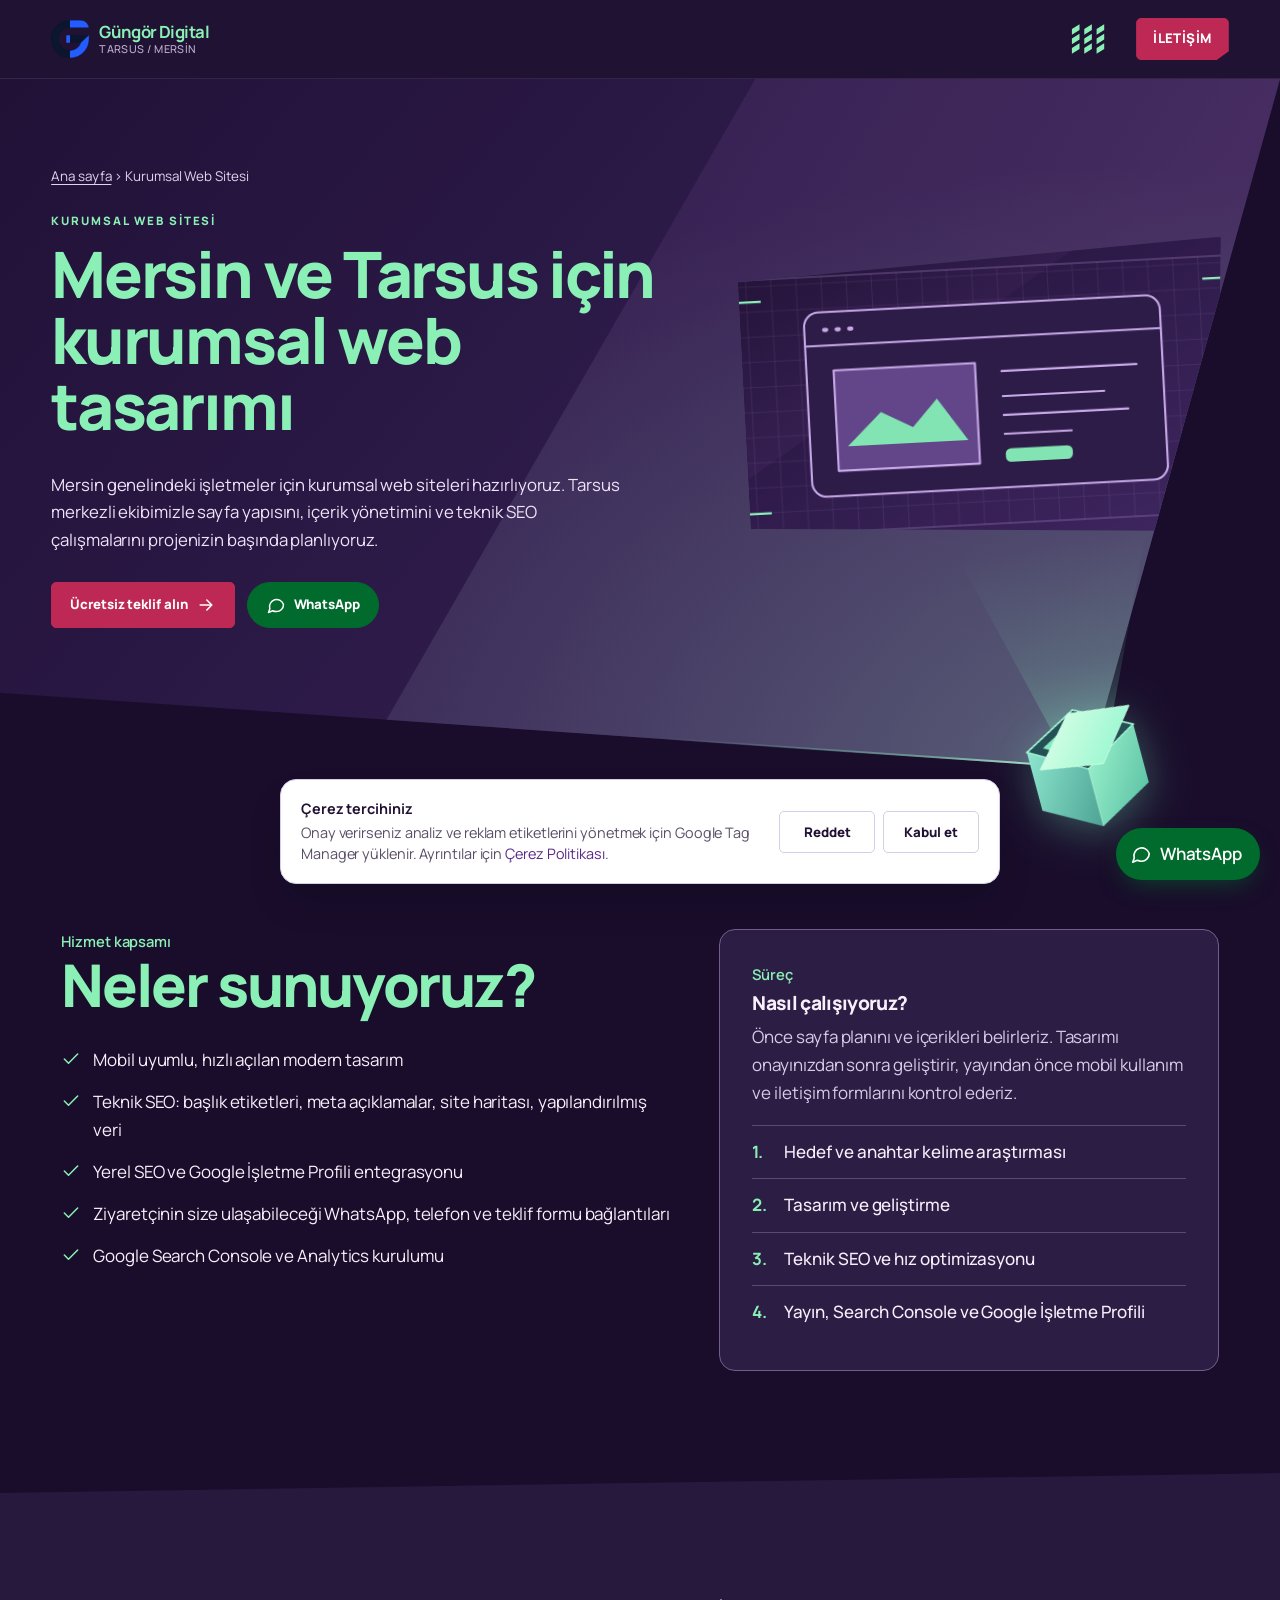
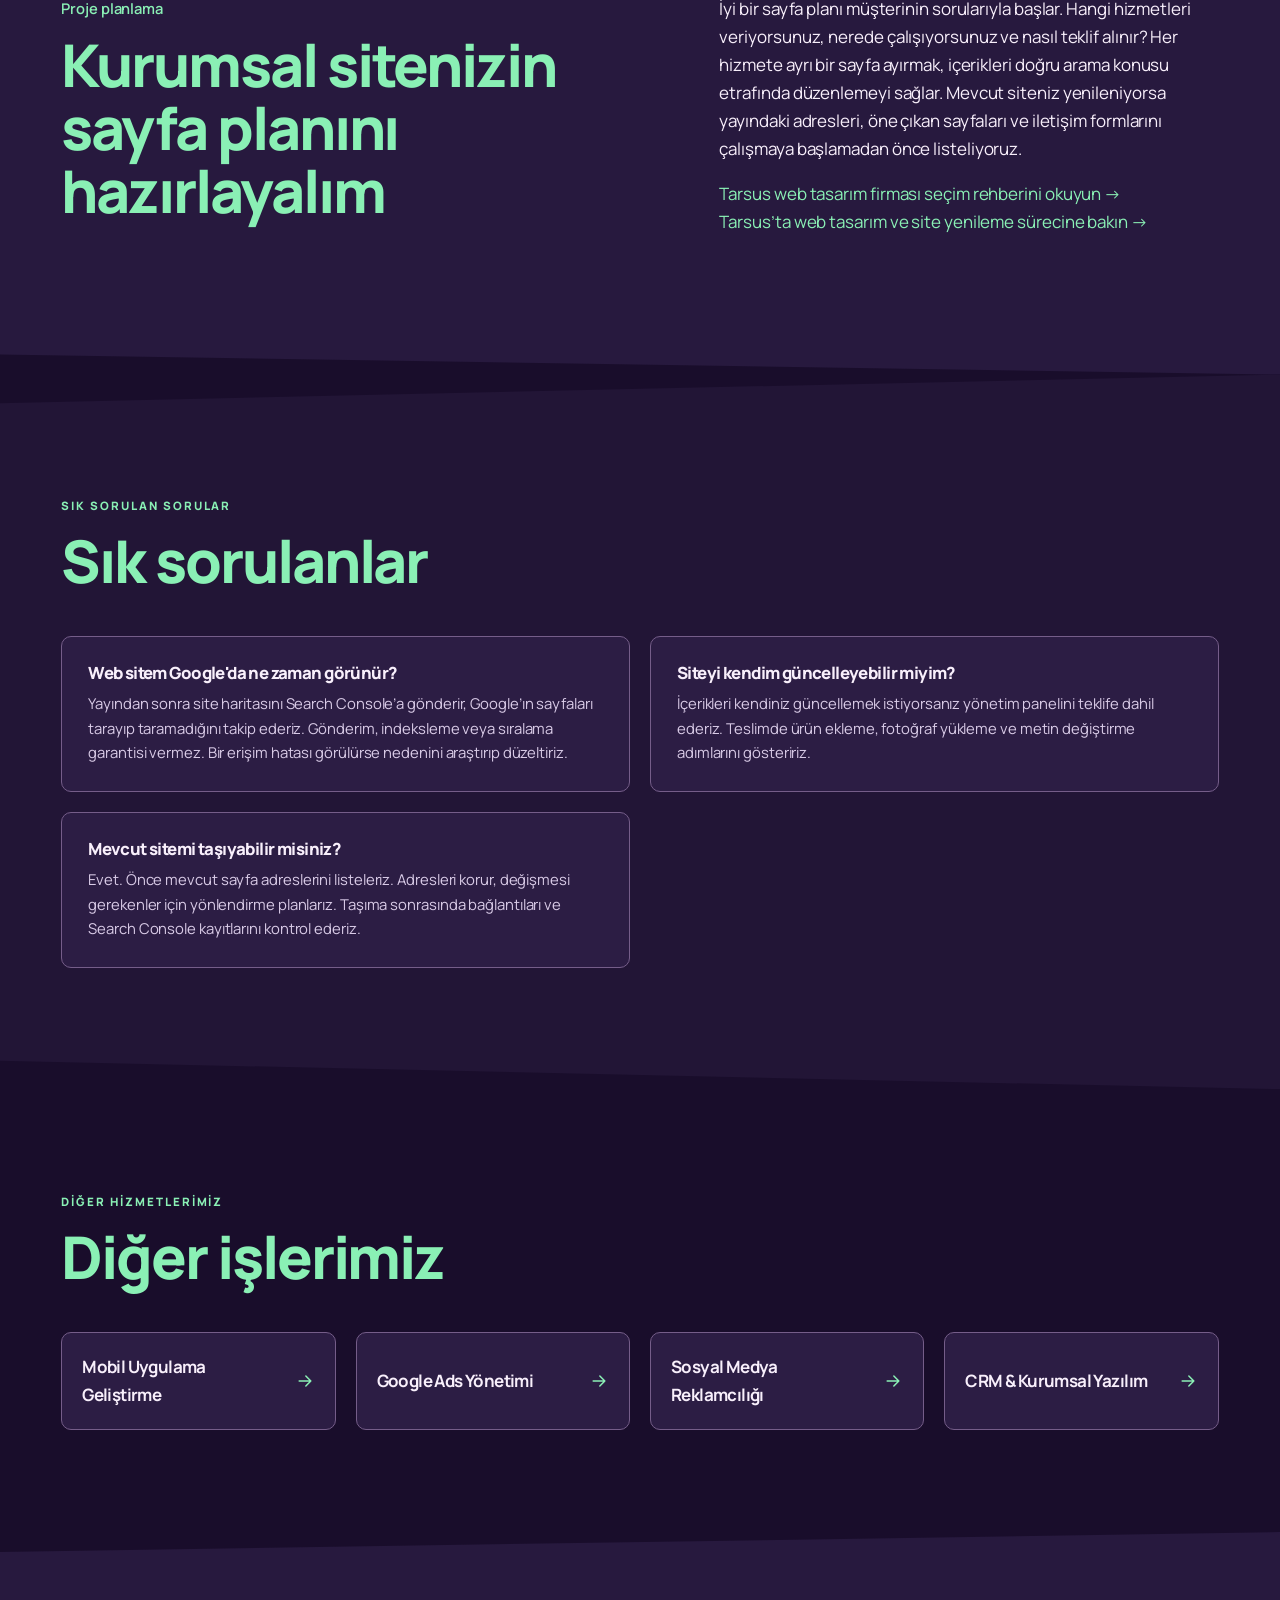
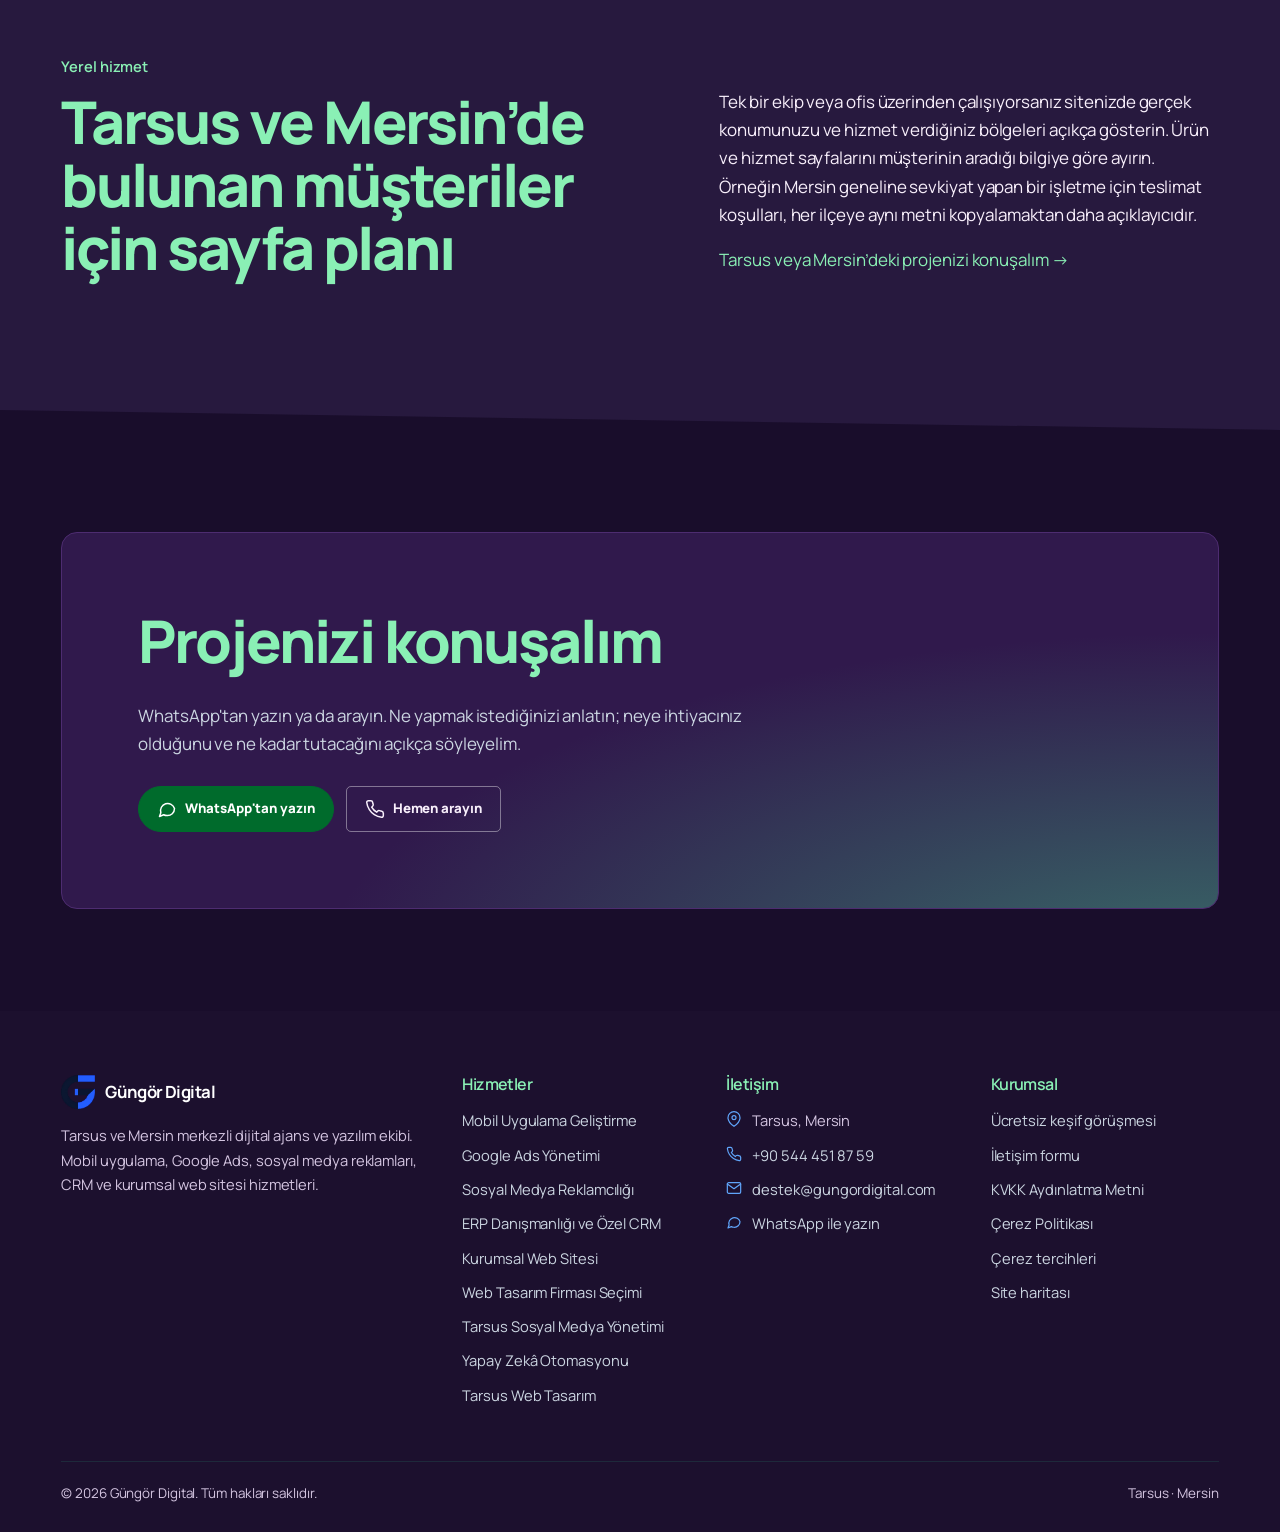
<file: kurumsal-web-sitesi.html>
<!doctype html>
<html lang="tr-TR">
<head>
<meta charset="utf-8">
<meta name="google-site-verification" content="k1yBXpzhwBnbhdokewDQdq4VgAo1lMGQT7mjPiqqTH0">
<meta name="viewport" content="width=device-width,initial-scale=1,viewport-fit=cover">
<title>Mersin Web Tasarım ve Kurumsal Site | Güngör Digital</title>
<meta name="description" content="Mersin web tasarım ve kurumsal site hizmeti. Tarsus merkezli ekiple mobil uyum, içerik yönetimi ve teknik SEO kapsamını planlayın, yazılı teklif alın.">
<meta name="robots" content="index,follow,max-image-preview:large,max-snippet:-1">
<meta name="author" content="Güngör Digital">
<meta name="geo.region" content="TR-33">
<meta name="geo.placename" content="Tarsus, Mersin">
<link rel="canonical" href="https://tarsus.gungordigital.com/kurumsal-web-sitesi.html">
<link rel="alternate" hreflang="tr-TR" href="https://tarsus.gungordigital.com/kurumsal-web-sitesi.html">
<link rel="alternate" hreflang="x-default" href="https://tarsus.gungordigital.com/kurumsal-web-sitesi.html">
<meta property="og:type" content="website">
<meta property="og:site_name" content="Güngör Digital">
<meta property="og:locale" content="tr_TR">
<meta property="og:title" content="Mersin Web Tasarım ve Kurumsal Site | Güngör Digital">
<meta property="og:description" content="Mersin web tasarım ve kurumsal site hizmeti. Tarsus merkezli ekiple mobil uyum, içerik yönetimi ve teknik SEO kapsamını planlayın, yazılı teklif alın.">
<meta property="og:url" content="https://tarsus.gungordigital.com/kurumsal-web-sitesi.html">
<meta property="og:image" content="https://tarsus.gungordigital.com/assets/logo.png">
<meta name="twitter:card" content="summary">
<meta name="twitter:title" content="Mersin Web Tasarım ve Kurumsal Site | Güngör Digital">
<meta name="twitter:description" content="Mersin web tasarım ve kurumsal site hizmeti. Tarsus merkezli ekiple mobil uyum, içerik yönetimi ve teknik SEO kapsamını planlayın, yazılı teklif alın.">
<meta name="theme-color" content="#211134">
<link rel="icon" href="/assets/favicon.svg" type="image/svg+xml">
<link rel="icon" href="/assets/logo.png" type="image/png">
<link rel="apple-touch-icon" href="/assets/logo.png">
<link rel="preconnect" href="https://fonts.googleapis.com">
<link rel="preconnect" href="https://fonts.gstatic.com" crossorigin>
<link href="https://fonts.googleapis.com/css2?family=Manrope:wght@400;500;600;700;800&amp;display=swap" rel="stylesheet">
<link rel="stylesheet" href="/assets/style.css?v=kupu-menu">
<script type="application/ld+json">{"@context": "https://schema.org", "@type": "ProfessionalService", "@id": "https://tarsus.gungordigital.com/#business", "name": "Güngör Digital", "url": "https://tarsus.gungordigital.com/", "logo": "https://tarsus.gungordigital.com/assets/logo.png", "telephone": "+905444518759", "email": "destek@gungordigital.com", "address": {"@type": "PostalAddress", "addressLocality": "Tarsus", "addressRegion": "Mersin", "addressCountry": "TR"}, "areaServed": [{"@type": "City", "name": "Tarsus"}, {"@type": "AdministrativeArea", "name": "Mersin"}], "availableLanguage": "Turkish", "knowsAbout": ["Mobil uygulama geliştirme", "Google Ads", "Sosyal medya reklamcılığı", "CRM yazılımı", "Kurumsal web sitesi", "SEO", "ERP danışmanlığı", "Yapay zekâ ve iş süreci otomasyonu", "Sosyal medya yönetimi", "Oyun geliştirme"], "hasOfferCatalog": {"@type": "OfferCatalog", "name": "Hizmetler", "itemListElement": [{"@type": "Offer", "itemOffered": {"@type": "Service", "name": "Tarsus'ta Mobil Uygulama Geliştirme", "url": "https://tarsus.gungordigital.com/mobil-uygulama-gelistirme.html"}}, {"@type": "Offer", "itemOffered": {"@type": "Service", "name": "Tarsus'ta Google Ads Yönetimi", "url": "https://tarsus.gungordigital.com/google-ads-yonetimi.html"}}, {"@type": "Offer", "itemOffered": {"@type": "Service", "name": "Tarsus'ta Sosyal Medya Reklamcılığı", "url": "https://tarsus.gungordigital.com/sosyal-medya-reklamciligi.html"}}, {"@type": "Offer", "itemOffered": {"@type": "Service", "name": "Özel CRM ve Kurumsal Yazılım Geliştirme", "url": "https://tarsus.gungordigital.com/crm-ve-kurumsal-yazilim.html"}}, {"@type": "Offer", "itemOffered": {"@type": "Service", "name": "Tarsus'ta Kurumsal Web Sitesi Tasarımı", "url": "https://tarsus.gungordigital.com/kurumsal-web-sitesi.html"}}]}}</script>
<script type="application/ld+json">{"@context": "https://schema.org", "@type": "Service", "name": "Mersin ve Tarsus Kurumsal Web Tasarımı", "description": "Mersin web tasarım ve kurumsal site hizmeti. Tarsus merkezli ekiple mobil uyum, içerik yönetimi ve teknik SEO kapsamını planlayın, yazılı teklif alın.", "url": "https://tarsus.gungordigital.com/kurumsal-web-sitesi.html", "serviceType": "Kurumsal Web Sitesi", "provider": {"@id": "https://tarsus.gungordigital.com/#business"}, "areaServed": [{"@type": "City", "name": "Tarsus"}, {"@type": "AdministrativeArea", "name": "Mersin"}], "@id": "https://tarsus.gungordigital.com/kurumsal-web-sitesi.html#service", "mainEntityOfPage": {"@id": "https://tarsus.gungordigital.com/kurumsal-web-sitesi.html#webpage"}}</script>
<script type="application/ld+json">{"@context": "https://schema.org", "@type": "BreadcrumbList", "itemListElement": [{"@type": "ListItem", "position": 1, "name": "Ana sayfa", "item": "https://tarsus.gungordigital.com/"}, {"@type": "ListItem", "position": 2, "name": "Kurumsal Web Sitesi", "item": "https://tarsus.gungordigital.com/kurumsal-web-sitesi.html"}]}</script>
<script type="application/ld+json">{"@context": "https://schema.org", "@type": "FAQPage", "mainEntity": [{"@type": "Question", "name": "Web sitem Google'da ne zaman görünür?", "acceptedAnswer": {"@type": "Answer", "text": "Yayından sonra site haritasını Search Console’a gönderir, Google’ın sayfaları tarayıp taramadığını takip ederiz. Gönderim, indeksleme veya sıralama garantisi vermez. Bir erişim hatası görülürse nedenini araştırıp düzeltiriz."}}, {"@type": "Question", "name": "Siteyi kendim güncelleyebilir miyim?", "acceptedAnswer": {"@type": "Answer", "text": "İçerikleri kendiniz güncellemek istiyorsanız yönetim panelini teklife dahil ederiz. Teslimde ürün ekleme, fotoğraf yükleme ve metin değiştirme adımlarını gösteririz."}}, {"@type": "Question", "name": "Mevcut sitemi taşıyabilir misiniz?", "acceptedAnswer": {"@type": "Answer", "text": "Evet. Önce mevcut sayfa adreslerini listeleriz. Adresleri korur, değişmesi gerekenler için yönlendirme planlarız. Taşıma sonrasında bağlantıları ve Search Console kayıtlarını kontrol ederiz."}}]}</script>
<script type="application/ld+json">{"@context": "https://schema.org", "@type": "WebPage", "@id": "https://tarsus.gungordigital.com/kurumsal-web-sitesi.html#webpage", "url": "https://tarsus.gungordigital.com/kurumsal-web-sitesi.html", "name": "Mersin Web Tasarım ve Kurumsal Site | Güngör Digital", "description": "Mersin web tasarım ve kurumsal site hizmeti. Tarsus merkezli ekiple mobil uyum, içerik yönetimi ve teknik SEO kapsamını planlayın, yazılı teklif alın.", "inLanguage": "tr-TR", "isPartOf": {"@id": "https://tarsus.gungordigital.com/#website"}, "about": {"@id": "https://tarsus.gungordigital.com/#business"}, "mainEntity": {"@id": "https://tarsus.gungordigital.com/kurumsal-web-sitesi.html#service"}}</script>
<template id="gd-gtm-source">
<script async src="https://www.googletagmanager.com/gtm.js?id=GTM-NLWD7CCN"></script>
</template>
<script>
  window.dataLayer = window.dataLayer || [];
  function gtag(){dataLayer.push(arguments);}
  gtag('js', new Date());
</script>
</head>
<body>
<a class="skip" href="#main">İçeriğe geç</a>
<header class="site-header">
<div class="wrap nav">
<a class="logo" href="/" aria-label="Güngör Digital - Ana sayfa"><img src="/assets/logo.png" alt="Güngör Digital logosu" width="38" height="38"><span class="logo-t"><b>Güngör Digital</b><small>TARSUS / MERSİN</small></span></a>
<nav class="menu-overlay" id="menu" aria-label="Ana menü" hidden>
<div class="menu-inner wrap">
<ul class="menu-links"><li><a href="/">Ana Sayfa</a></li><li><a href="/#hizmetler">Uzmanlık</a><ul class="menu-services"><li><a href="/crm-ve-kurumsal-yazilim.html">ERP Danışmanlığı ve CRM</a></li><li><a href="/yapay-zeka-otomasyonu.html">Yapay Zekâ Otomasyonu</a></li><li><a href="/mobil-uygulama-gelistirme.html">Mobil Uygulama</a></li><li><a href="/google-ads-yonetimi.html">Google Reklamları</a></li><li><a href="/kurumsal-web-sitesi.html" aria-current="page">Kurumsal Web</a></li><li><a href="/tarsus-web-tasarim.html">Tarsus Web Tasarım</a></li><li><a href="/tarsus-web-tasarim-firmalari.html">Web Tasarım Firması Seçimi</a></li><li><a href="/sosyal-medya-reklamciligi.html">Sosyal Medya Reklamları</a></li><li><a href="/tarsus-sosyal-medya-yonetimi.html">Sosyal Medya Yönetimi</a></li><li><a href="/iletisim.html#oyun-gelistirme">Oyun Geliştirme</a></li></ul></li><li><a href="/#yaklasim">Yaklaşım</a></li><li><a href="/#hakkimizda">Hakkımızda</a></li><li><a href="/iletisim.html">İletişim</a></li></ul>
<div class="menu-visual" aria-hidden="true">
  <img src="/assets/uretim-sahasi.jpg" alt="" width="1500" height="844" loading="lazy" decoding="async">
  <img src="/assets/robot-kalite.jpg" alt="" width="1450" height="816" loading="lazy" decoding="async">
</div>
</div>
</nav>
<div class="nav-right">
<a class="btn btn-wa btn-sm hide-m" href="https://wa.me/905444518759" rel="noopener"><svg class="ic" viewBox="0 0 24 24" fill="none" stroke="currentColor" stroke-width="1.8" stroke-linecap="round" stroke-linejoin="round" aria-hidden="true"><path d="M21 11.5a8.4 8.4 0 0 1-9 8.4 8.6 8.6 0 0 1-4-1L3 21l1.6-4.6A8.4 8.4 0 1 1 21 11.5z"/></svg>WhatsApp</a>
<a class="btn btn-primary btn-sm" href="/iletisim.html">İletişim <svg class="ic" viewBox="0 0 24 24" fill="none" stroke="currentColor" stroke-width="1.8" stroke-linecap="round" stroke-linejoin="round" aria-hidden="true"><path d="M5 12h14M13 6l6 6-6 6"/></svg></a>
<button class="nav-toggle" type="button" aria-label="Menüyü aç" aria-expanded="false" aria-controls="menu">
<svg class="nav-grid-icon" viewBox="0 0 40 36" aria-hidden="true">
<path fill="currentColor" d="M2 7l8-5v6l-8 5zm13 0l8-5v6l-8 5zm13 0l8-5v6l-8 5zM2 17l8-5v6l-8 5zm13 0l8-5v6l-8 5zm13 0l8-5v6l-8 5zM2 27l8-5v6l-8 5zm13 0l8-5v6l-8 5zm13 0l8-5v6l-8 5z"/>
</svg>
<svg class="nav-close-icon" viewBox="0 0 40 36" aria-hidden="true"><path fill="currentColor" d="m3 3 10 6v6L3 9zm33 0v6l-10 6V9zM3 32v-6l10-6v6zm33 0-10-6v-6l10 6zM16 15h7v6h-7z"/></svg>
</button>
</div>
</div>
</header>
<main id="main">
<div class="page-hero-shell">
<section class="hero-light">
<div class="wrap page-hero"><div>
<nav class="crumbs" aria-label="Konum"><a href="/">Ana sayfa</a> &rsaquo; Kurumsal Web Sitesi</nav>
<span class="label">Kurumsal Web Sitesi</span>
<h1 style="margin-top:8px">Mersin ve Tarsus için kurumsal web tasarımı</h1>
<p class="lead">Mersin genelindeki işletmeler için kurumsal web siteleri hazırlıyoruz. Tarsus merkezli ekibimizle sayfa yapısını, içerik yönetimini ve teknik SEO çalışmalarını projenizin başında planlıyoruz.</p>
<div class="btns">
<a class="btn btn-primary" href="/iletisim.html">Ücretsiz teklif alın <svg class="ic" viewBox="0 0 24 24" fill="none" stroke="currentColor" stroke-width="1.8" stroke-linecap="round" stroke-linejoin="round" aria-hidden="true"><path d="M5 12h14M13 6l6 6-6 6"/></svg></a>
<a class="btn btn-wa" href="https://wa.me/905444518759" rel="noopener"><svg class="ic" viewBox="0 0 24 24" fill="none" stroke="currentColor" stroke-width="1.8" stroke-linecap="round" stroke-linejoin="round" aria-hidden="true"><path d="M21 11.5a8.4 8.4 0 0 1-9 8.4 8.6 8.6 0 0 1-4-1L3 21l1.6-4.6A8.4 8.4 0 1 1 21 11.5z"/></svg>WhatsApp</a>
</div>
</div>
<img class="page-art" src="/assets/hizmet-web.svg" width="544" height="280" alt="Kurumsal web sitesinin örnek sayfa düzeni" decoding="async">
</div>
</section>
<div class="page-cube" aria-hidden="true"><img src="/assets/projeksiyon-kupu.svg" alt="" width="100" height="100" decoding="async"></div>
</div>
<section class="section"><div class="wrap split">
<div>
<div class="label">Hizmet kapsamı</div>
<h2>Neler sunuyoruz?</h2>
<ul class="checks" style="margin-top:20px"><li><svg class="ic" viewBox="0 0 24 24" fill="none" stroke="currentColor" stroke-width="1.8" stroke-linecap="round" stroke-linejoin="round" aria-hidden="true"><path d="M20 6 9 17l-5-5"/></svg><span>Mobil uyumlu, hızlı açılan modern tasarım</span></li><li><svg class="ic" viewBox="0 0 24 24" fill="none" stroke="currentColor" stroke-width="1.8" stroke-linecap="round" stroke-linejoin="round" aria-hidden="true"><path d="M20 6 9 17l-5-5"/></svg><span>Teknik SEO: başlık etiketleri, meta açıklamalar, site haritası, yapılandırılmış veri</span></li><li><svg class="ic" viewBox="0 0 24 24" fill="none" stroke="currentColor" stroke-width="1.8" stroke-linecap="round" stroke-linejoin="round" aria-hidden="true"><path d="M20 6 9 17l-5-5"/></svg><span>Yerel SEO ve Google İşletme Profili entegrasyonu</span></li><li><svg class="ic" viewBox="0 0 24 24" fill="none" stroke="currentColor" stroke-width="1.8" stroke-linecap="round" stroke-linejoin="round" aria-hidden="true"><path d="M20 6 9 17l-5-5"/></svg><span>Ziyaretçinin size ulaşabileceği WhatsApp, telefon ve teklif formu bağlantıları</span></li><li><svg class="ic" viewBox="0 0 24 24" fill="none" stroke="currentColor" stroke-width="1.8" stroke-linecap="round" stroke-linejoin="round" aria-hidden="true"><path d="M20 6 9 17l-5-5"/></svg><span>Google Search Console ve Analytics kurulumu</span></li></ul>
</div>
<aside class="panel">
<div class="label">Süreç</div>
<h3 style="margin-top:6px">Nasıl çalışıyoruz?</h3>
<p>Önce sayfa planını ve içerikleri belirleriz. Tasarımı onayınızdan sonra geliştirir, yayından önce mobil kullanım ve iletişim formlarını kontrol ederiz.</p>
<ol class="steps"><li>Hedef ve anahtar kelime araştırması</li><li>Tasarım ve geliştirme</li><li>Teknik SEO ve hız optimizasyonu</li><li>Yayın, Search Console ve Google İşletme Profili</li></ol>
</aside>
</div></section>
<section class="section alt editorial-intro"><div class="wrap split">
<div><div class="label">Proje planlama</div><h2>Kurumsal sitenizin sayfa planını hazırlayalım</h2></div>
<div><p>İyi bir sayfa planı müşterinin sorularıyla başlar. Hangi hizmetleri veriyorsunuz, nerede çalışıyorsunuz ve nasıl teklif alınır? Her hizmete ayrı bir sayfa ayırmak, içerikleri doğru arama konusu etrafında düzenlemeyi sağlar. Mevcut siteniz yenileniyorsa yayındaki adresleri, öne çıkan sayfaları ve iletişim formlarını çalışmaya başlamadan önce listeliyoruz.</p><a href="/tarsus-web-tasarim-firmalari.html">Tarsus web tasarım firması seçim rehberini okuyun →</a><p><a href="/tarsus-web-tasarim.html">Tarsus’ta web tasarım ve site yenileme sürecine bakın →</a></p></div>
</div></section>

<section class="section alt" id="sss"><div class="wrap">
<div class="section-head"><div class="label">Sık sorulan sorular</div><h2>Sık sorulanlar</h2></div>
<div class="faq-grid"><div class="qa"><span class="n">01</span><h3>Web sitem Google'da ne zaman görünür?</h3><p>Yayından sonra site haritasını Search Console’a gönderir, Google’ın sayfaları tarayıp taramadığını takip ederiz. Gönderim, indeksleme veya sıralama garantisi vermez. Bir erişim hatası görülürse nedenini araştırıp düzeltiriz.</p></div><div class="qa"><span class="n">02</span><h3>Siteyi kendim güncelleyebilir miyim?</h3><p>İçerikleri kendiniz güncellemek istiyorsanız yönetim panelini teklife dahil ederiz. Teslimde ürün ekleme, fotoğraf yükleme ve metin değiştirme adımlarını gösteririz.</p></div><div class="qa"><span class="n">03</span><h3>Mevcut sitemi taşıyabilir misiniz?</h3><p>Evet. Önce mevcut sayfa adreslerini listeleriz. Adresleri korur, değişmesi gerekenler için yönlendirme planlarız. Taşıma sonrasında bağlantıları ve Search Console kayıtlarını kontrol ederiz.</p></div></div>
</div></section>
<section class="section"><div class="wrap">
<div class="section-head"><div class="label">Diğer hizmetlerimiz</div><h2>Diğer işlerimiz</h2></div>
<div class="grid"><a class="svc-link" href="/mobil-uygulama-gelistirme.html"><b>Mobil Uygulama Geliştirme</b><svg class="ic" viewBox="0 0 24 24" fill="none" stroke="currentColor" stroke-width="1.8" stroke-linecap="round" stroke-linejoin="round" aria-hidden="true"><path d="M5 12h14M13 6l6 6-6 6"/></svg></a><a class="svc-link" href="/google-ads-yonetimi.html"><b>Google Ads Yönetimi</b><svg class="ic" viewBox="0 0 24 24" fill="none" stroke="currentColor" stroke-width="1.8" stroke-linecap="round" stroke-linejoin="round" aria-hidden="true"><path d="M5 12h14M13 6l6 6-6 6"/></svg></a><a class="svc-link" href="/sosyal-medya-reklamciligi.html"><b>Sosyal Medya Reklamcılığı</b><svg class="ic" viewBox="0 0 24 24" fill="none" stroke="currentColor" stroke-width="1.8" stroke-linecap="round" stroke-linejoin="round" aria-hidden="true"><path d="M5 12h14M13 6l6 6-6 6"/></svg></a><a class="svc-link" href="/crm-ve-kurumsal-yazilim.html"><b>CRM & Kurumsal Yazılım</b><svg class="ic" viewBox="0 0 24 24" fill="none" stroke="currentColor" stroke-width="1.8" stroke-linecap="round" stroke-linejoin="round" aria-hidden="true"><path d="M5 12h14M13 6l6 6-6 6"/></svg></a></div>
</div></section>
<section class="section alt editorial-intro"><div class="wrap split">
<div><div class="label">Yerel hizmet</div><h2>Tarsus ve Mersin’de bulunan müşteriler için sayfa planı</h2></div>
<div><p>Tek bir ekip veya ofis üzerinden çalışıyorsanız sitenizde gerçek konumunuzu ve hizmet verdiğiniz bölgeleri açıkça gösterin. Ürün ve hizmet sayfalarını müşterinin aradığı bilgiye göre ayırın. Örneğin Mersin geneline sevkiyat yapan bir işletme için teslimat koşulları, her ilçeye aynı metni kopyalamaktan daha açıklayıcıdır.</p><a href="/iletisim.html">Tarsus veya Mersin’deki projenizi konuşalım →</a></div>
</div></section>
<section class="section"><div class="wrap"><div class="cta">
<h2>Projenizi konuşalım</h2>
<p>WhatsApp'tan yazın ya da arayın. Ne yapmak istediğinizi anlatın; neye ihtiyacınız olduğunu ve ne kadar tutacağını açıkça söyleyelim.</p>
<div class="btns">
<a class="btn btn-wa" href="https://wa.me/905444518759" rel="noopener"><svg class="ic" viewBox="0 0 24 24" fill="none" stroke="currentColor" stroke-width="1.8" stroke-linecap="round" stroke-linejoin="round" aria-hidden="true"><path d="M21 11.5a8.4 8.4 0 0 1-9 8.4 8.6 8.6 0 0 1-4-1L3 21l1.6-4.6A8.4 8.4 0 1 1 21 11.5z"/></svg>WhatsApp'tan yazın</a>
<a class="btn btn-outline" href="tel:+905444518759"><svg class="ic" viewBox="0 0 24 24" fill="none" stroke="currentColor" stroke-width="1.8" stroke-linecap="round" stroke-linejoin="round" aria-hidden="true"><path d="M22 16.9v3a2 2 0 0 1-2.2 2 19.8 19.8 0 0 1-8.6-3.1 19.5 19.5 0 0 1-6-6A19.8 19.8 0 0 1 2.1 4.2 2 2 0 0 1 4.1 2h3a2 2 0 0 1 2 1.7c.1.9.4 1.8.7 2.7a2 2 0 0 1-.5 2.1L8 9.8a16 16 0 0 0 6 6l1.3-1.3a2 2 0 0 1 2.1-.5c.9.3 1.8.6 2.7.7a2 2 0 0 1 1.7 2z"/></svg>Hemen arayın</a>
</div>
</div></div></section>
</main>
<footer class="site-footer">
<div class="wrap">
<div class="fgrid">
<div>
<div class="fbrand"><img src="/assets/logo.png" alt="" width="34" height="34"><b>Güngör Digital</b></div>
<p>Tarsus ve Mersin merkezli dijital ajans ve yazılım ekibi. Mobil uygulama, Google Ads, sosyal medya reklamları, CRM ve kurumsal web sitesi hizmetleri.</p>
</div>
<div>
<h3>Hizmetler</h3>
<ul><li><a href="/mobil-uygulama-gelistirme.html">Mobil Uygulama Geliştirme</a></li><li><a href="/google-ads-yonetimi.html">Google Ads Yönetimi</a></li><li><a href="/sosyal-medya-reklamciligi.html">Sosyal Medya Reklamcılığı</a></li><li><a href="/crm-ve-kurumsal-yazilim.html">ERP Danışmanlığı ve Özel CRM</a></li><li><a href="/kurumsal-web-sitesi.html">Kurumsal Web Sitesi</a></li><li><a href="/tarsus-web-tasarim-firmalari.html">Web Tasarım Firması Seçimi</a></li><li><a href="/tarsus-sosyal-medya-yonetimi.html">Tarsus Sosyal Medya Yönetimi</a></li><li><a href="/yapay-zeka-otomasyonu.html">Yapay Zekâ Otomasyonu</a></li>
<li><a href="/tarsus-web-tasarim.html">Tarsus Web Tasarım</a></li></ul>
</div>
<div>
<h3>İletişim</h3>
<ul class="fcontact">
<li><svg class="ic" viewBox="0 0 24 24" fill="none" stroke="currentColor" stroke-width="1.8" stroke-linecap="round" stroke-linejoin="round" aria-hidden="true"><path d="M21 10c0 7-9 13-9 13S3 17 3 10a9 9 0 0 1 18 0z"/><circle cx="12" cy="10" r="3"/></svg><span>Tarsus, Mersin</span></li>
<li><svg class="ic" viewBox="0 0 24 24" fill="none" stroke="currentColor" stroke-width="1.8" stroke-linecap="round" stroke-linejoin="round" aria-hidden="true"><path d="M22 16.9v3a2 2 0 0 1-2.2 2 19.8 19.8 0 0 1-8.6-3.1 19.5 19.5 0 0 1-6-6A19.8 19.8 0 0 1 2.1 4.2 2 2 0 0 1 4.1 2h3a2 2 0 0 1 2 1.7c.1.9.4 1.8.7 2.7a2 2 0 0 1-.5 2.1L8 9.8a16 16 0 0 0 6 6l1.3-1.3a2 2 0 0 1 2.1-.5c.9.3 1.8.6 2.7.7a2 2 0 0 1 1.7 2z"/></svg><a href="tel:+905444518759">+90 544 451 87 59</a></li>
<li><svg class="ic" viewBox="0 0 24 24" fill="none" stroke="currentColor" stroke-width="1.8" stroke-linecap="round" stroke-linejoin="round" aria-hidden="true"><rect x="2" y="4" width="20" height="16" rx="2"/><path d="m22 6-10 7L2 6"/></svg><a href="mailto:destek@gungordigital.com">destek@gungordigital.com</a></li>
<li><svg class="ic" viewBox="0 0 24 24" fill="none" stroke="currentColor" stroke-width="1.8" stroke-linecap="round" stroke-linejoin="round" aria-hidden="true"><path d="M21 11.5a8.4 8.4 0 0 1-9 8.4 8.6 8.6 0 0 1-4-1L3 21l1.6-4.6A8.4 8.4 0 1 1 21 11.5z"/></svg><a href="https://wa.me/905444518759" rel="noopener">WhatsApp ile yazın</a></li>
</ul>
</div>
<div>
<h3>Kurumsal</h3>
<ul>
<li><a href="/iletisim.html">Ücretsiz keşif görüşmesi</a></li>
<li><a href="/iletisim.html">İletişim formu</a></li>
<li><a href="/kvkk.html">KVKK Aydınlatma Metni</a></li><li><a href="/cerez-politikasi.html">Çerez Politikası</a></li><li><button type="button" class="linklike" data-cookie-settings>Çerez tercihleri</button></li><li><a href="/sitemap.xml">Site haritası</a></li>
</ul>
</div>
</div>
<div class="copy"><span>&copy; 2026 Güngör Digital. Tüm hakları saklıdır.</span><span>Tarsus &middot; Mersin</span></div>
</div>
</footer>
<a class="wa-float" href="https://wa.me/905444518759" rel="noopener" aria-label="WhatsApp ile yazın"><svg class="ic" viewBox="0 0 24 24" fill="none" stroke="currentColor" stroke-width="1.8" stroke-linecap="round" stroke-linejoin="round" aria-hidden="true"><path d="M21 11.5a8.4 8.4 0 0 1-9 8.4 8.6 8.6 0 0 1-4-1L3 21l1.6-4.6A8.4 8.4 0 1 1 21 11.5z"/></svg>WhatsApp</a>
<div class="mbar" role="navigation" aria-label="Hızlı iletişim">
<a class="mb-wa" href="https://wa.me/905444518759" rel="noopener"><svg class="ic" viewBox="0 0 24 24" fill="none" stroke="currentColor" stroke-width="1.8" stroke-linecap="round" stroke-linejoin="round" aria-hidden="true"><path d="M21 11.5a8.4 8.4 0 0 1-9 8.4 8.6 8.6 0 0 1-4-1L3 21l1.6-4.6A8.4 8.4 0 1 1 21 11.5z"/></svg>WhatsApp</a>
<a class="mb-call" href="tel:+905444518759"><svg class="ic" viewBox="0 0 24 24" fill="none" stroke="currentColor" stroke-width="1.8" stroke-linecap="round" stroke-linejoin="round" aria-hidden="true"><path d="M22 16.9v3a2 2 0 0 1-2.2 2 19.8 19.8 0 0 1-8.6-3.1 19.5 19.5 0 0 1-6-6A19.8 19.8 0 0 1 2.1 4.2 2 2 0 0 1 4.1 2h3a2 2 0 0 1 2 1.7c.1.9.4 1.8.7 2.7a2 2 0 0 1-.5 2.1L8 9.8a16 16 0 0 0 6 6l1.3-1.3a2 2 0 0 1 2.1-.5c.9.3 1.8.6 2.7.7a2 2 0 0 1 1.7 2z"/></svg>Ara</a>
</div>
<script src="/assets/main.js?v=gtm-2" defer></script>
</body>
</html>
</file>
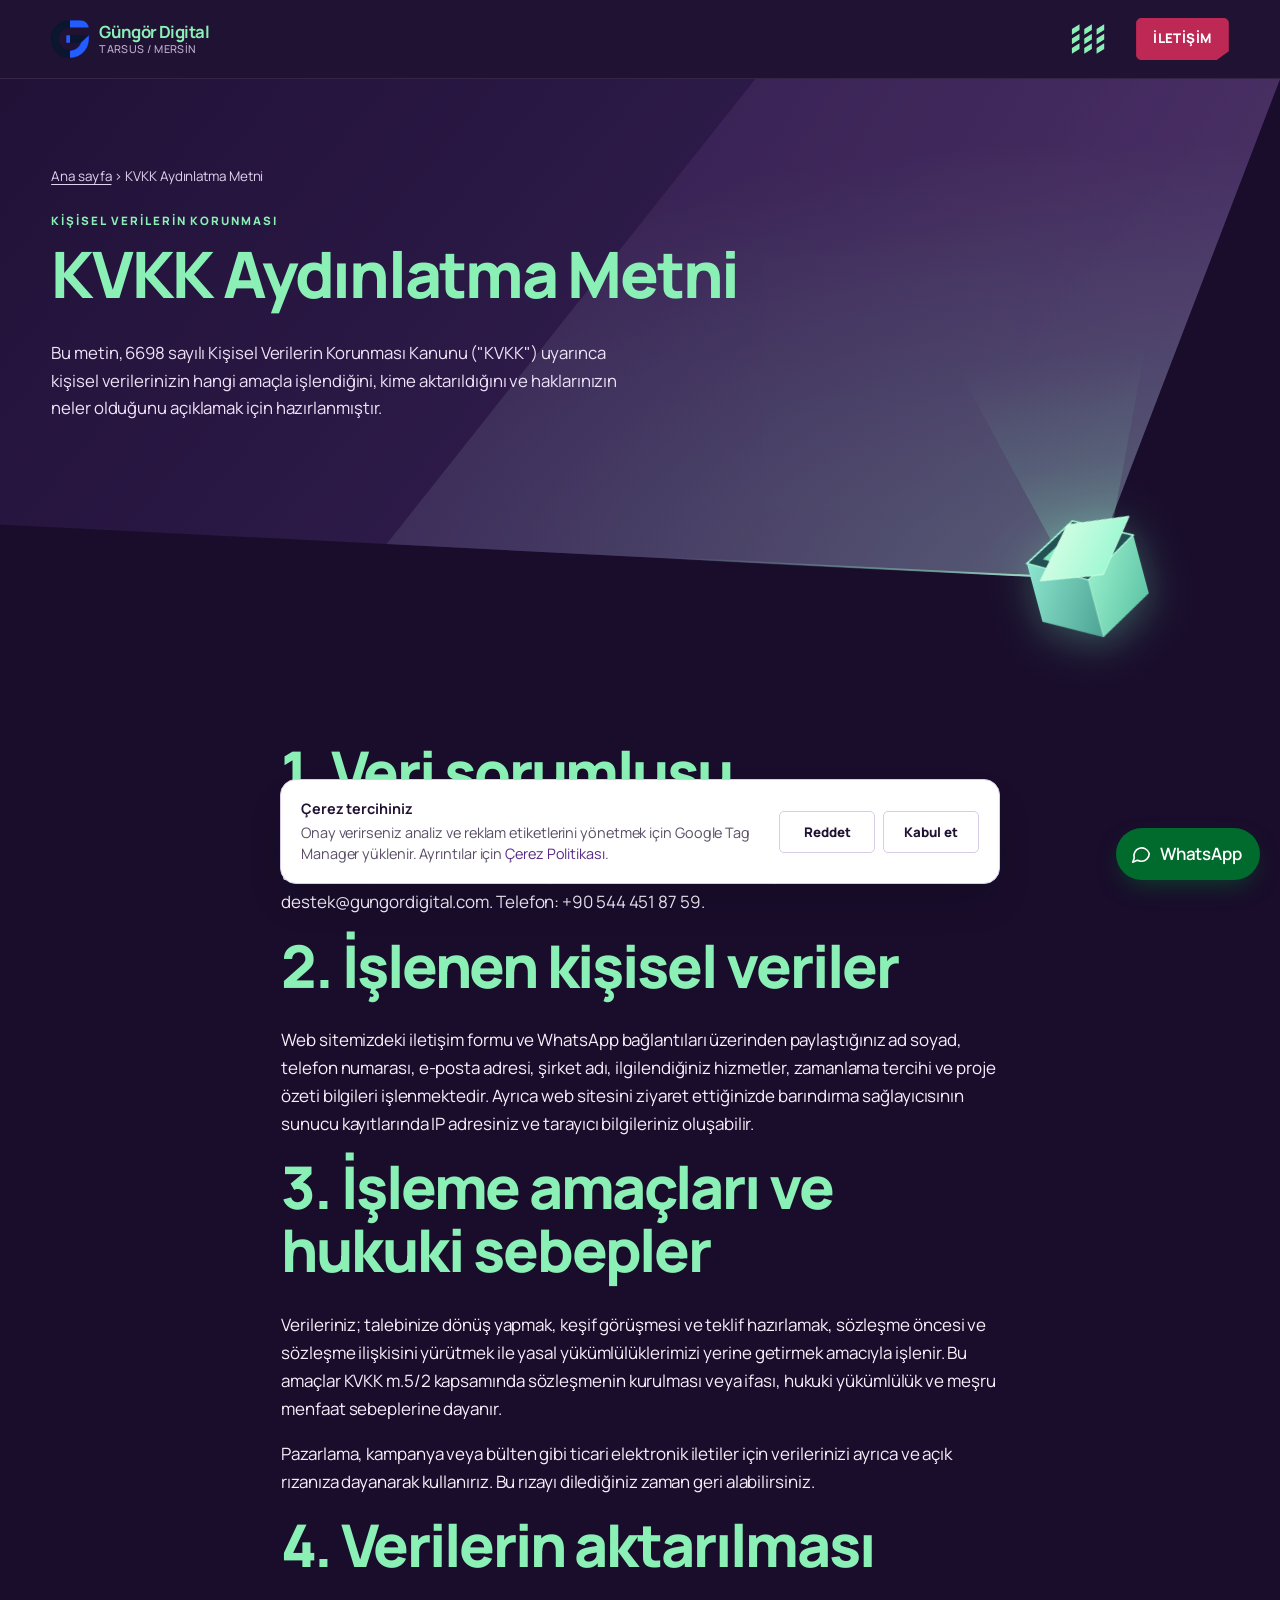
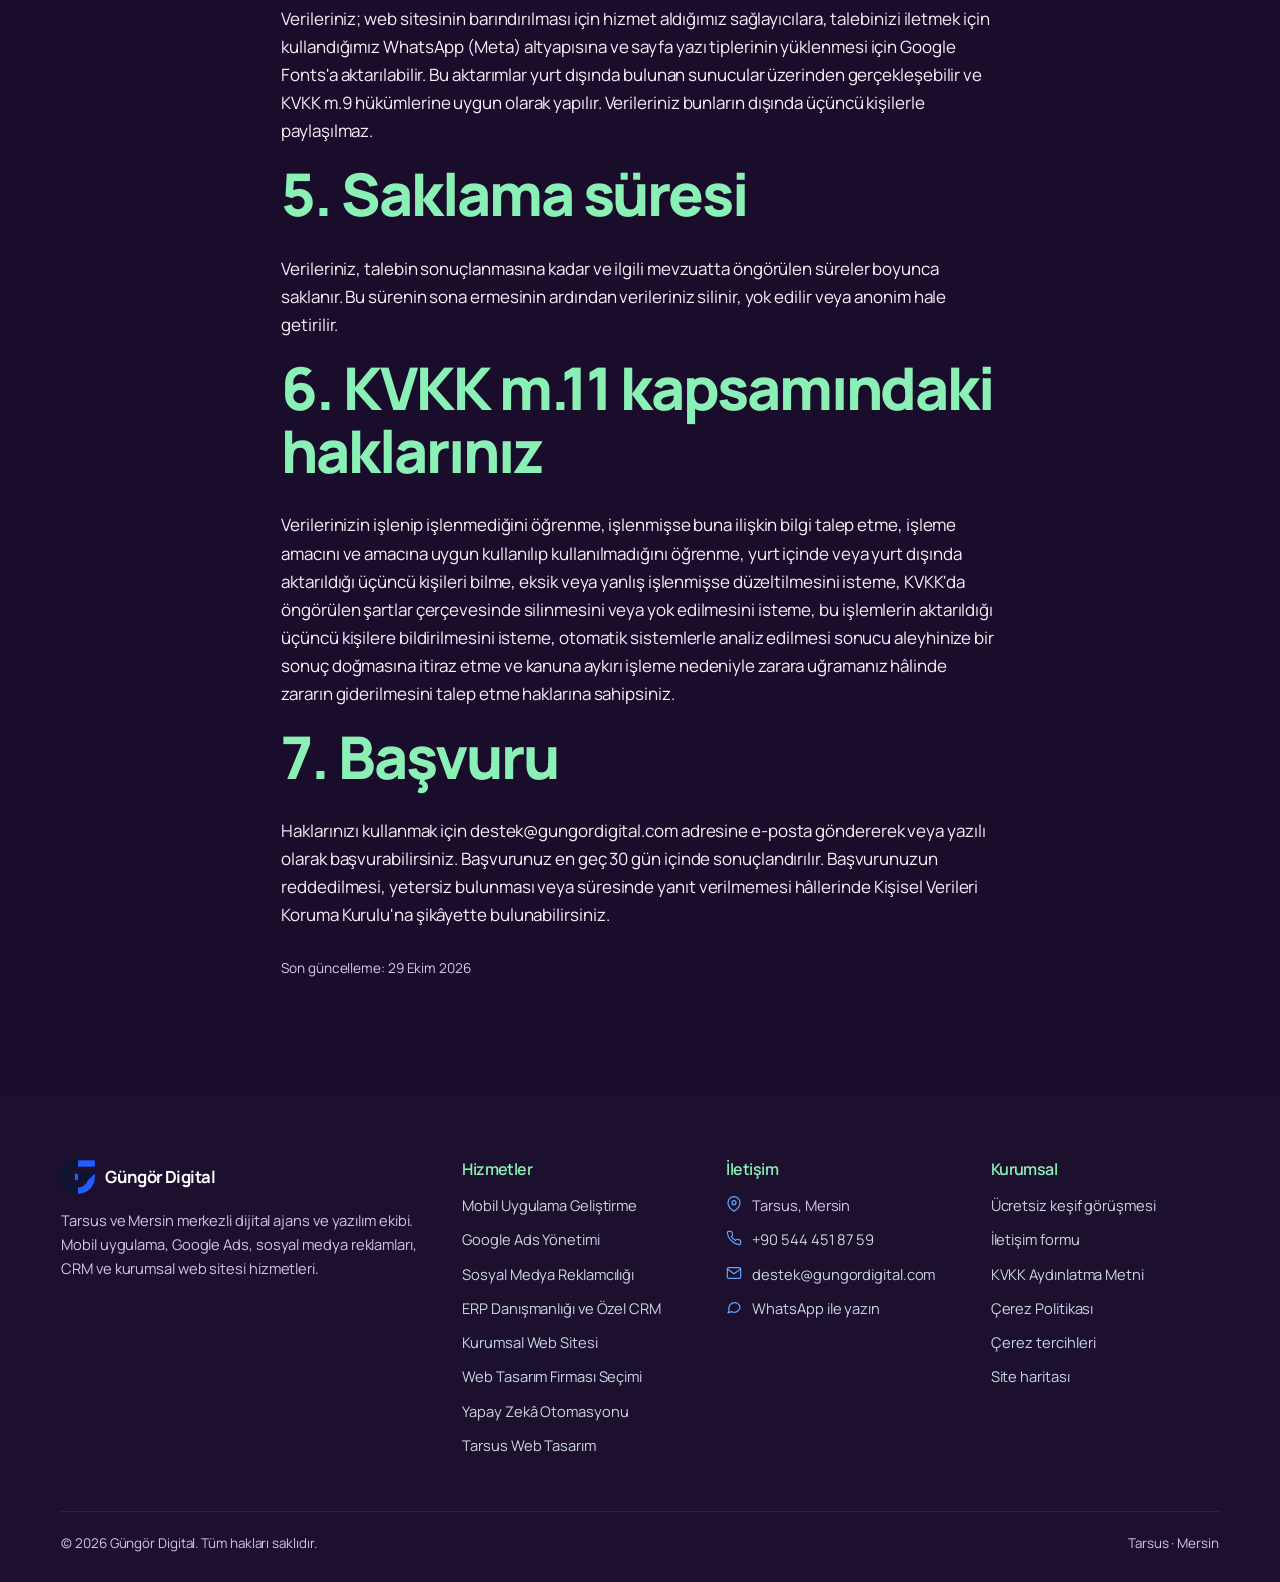
<file: kvkk.html>
<!doctype html>
<html lang="tr-TR">
<head>
<meta charset="utf-8">
<meta name="google-site-verification" content="k1yBXpzhwBnbhdokewDQdq4VgAo1lMGQT7mjPiqqTH0">
<meta name="viewport" content="width=device-width,initial-scale=1,viewport-fit=cover">
<title>KVKK Aydınlatma Metni | Güngör Digital</title>
<meta name="description" content="Güngör Digital’in kişisel verileri hangi amaçlarla işlediğini, saklama ve aktarım koşullarını ve KVKK kapsamındaki haklarınızı inceleyin.">
<meta name="robots" content="index,follow">
<meta name="author" content="Güngör Digital">
<meta name="geo.region" content="TR-33">
<meta name="geo.placename" content="Tarsus, Mersin">
<link rel="canonical" href="https://tarsus.gungordigital.com/kvkk.html">
<link rel="alternate" hreflang="tr-TR" href="https://tarsus.gungordigital.com/kvkk.html">
<link rel="alternate" hreflang="x-default" href="https://tarsus.gungordigital.com/kvkk.html">
<meta property="og:type" content="website">
<meta property="og:site_name" content="Güngör Digital">
<meta property="og:locale" content="tr_TR">
<meta property="og:title" content="KVKK Aydınlatma Metni | Güngör Digital">
<meta property="og:description" content="Güngör Digital’in kişisel verileri hangi amaçlarla işlediğini, saklama ve aktarım koşullarını ve KVKK kapsamındaki haklarınızı inceleyin.">
<meta property="og:url" content="https://tarsus.gungordigital.com/kvkk.html">
<meta property="og:image" content="https://tarsus.gungordigital.com/assets/logo.png">
<meta name="twitter:card" content="summary">
<meta name="twitter:title" content="KVKK Aydınlatma Metni | Güngör Digital">
<meta name="twitter:description" content="Güngör Digital’in kişisel verileri hangi amaçlarla işlediğini, saklama ve aktarım koşullarını ve KVKK kapsamındaki haklarınızı inceleyin.">
<meta name="theme-color" content="#211134">
<link rel="icon" href="/assets/favicon.svg" type="image/svg+xml">
<link rel="icon" href="/assets/logo.png" type="image/png">
<link rel="apple-touch-icon" href="/assets/logo.png">
<link rel="preconnect" href="https://fonts.googleapis.com">
<link rel="preconnect" href="https://fonts.gstatic.com" crossorigin>
<link href="https://fonts.googleapis.com/css2?family=Manrope:wght@400;500;600;700;800&amp;display=swap" rel="stylesheet">
<link rel="stylesheet" href="/assets/style.css?v=kupu-menu">
<script type="application/ld+json">{"@context": "https://schema.org", "@type": "ProfessionalService", "@id": "https://tarsus.gungordigital.com/#business", "name": "Güngör Digital", "url": "https://tarsus.gungordigital.com/", "logo": "https://tarsus.gungordigital.com/assets/logo.png", "telephone": "+905444518759", "email": "destek@gungordigital.com", "address": {"@type": "PostalAddress", "addressLocality": "Tarsus", "addressRegion": "Mersin", "addressCountry": "TR"}, "areaServed": [{"@type": "City", "name": "Tarsus"}, {"@type": "AdministrativeArea", "name": "Mersin"}], "availableLanguage": "Turkish", "knowsAbout": ["Web tasarım", "Kurumsal web sitesi", "Yerel SEO", "Mobil uygulama geliştirme", "Google Ads", "CRM yazılımı", "ERP danışmanlığı", "Yapay zekâ ve iş süreci otomasyonu", "Sosyal medya yönetimi", "Oyun geliştirme"]}</script>




<script type="application/ld+json">{"@context": "https://schema.org", "@type": "WebPage", "@id": "https://tarsus.gungordigital.com/kvkk.html#webpage", "url": "https://tarsus.gungordigital.com/kvkk.html", "name": "KVKK Aydınlatma Metni | Güngör Digital", "description": "Güngör Digital’in kişisel verileri hangi amaçlarla işlediğini, saklama ve aktarım koşullarını ve KVKK kapsamındaki haklarınızı inceleyin.", "inLanguage": "tr-TR", "isPartOf": {"@id": "https://tarsus.gungordigital.com/#website"}, "about": {"@id": "https://tarsus.gungordigital.com/#business"}}</script>
<script type="application/ld+json">{"@context": "https://schema.org", "@type": "BreadcrumbList", "itemListElement": [{"@type": "ListItem", "position": 1, "name": "Ana sayfa", "item": "https://tarsus.gungordigital.com/"}, {"@type": "ListItem", "position": 2, "name": "KVKK Aydınlatma Metni", "item": "https://tarsus.gungordigital.com/kvkk.html"}]}</script>
<template id="gd-gtm-source">
<script async src="https://www.googletagmanager.com/gtm.js?id=GTM-NLWD7CCN"></script>
</template>
<script>
  window.dataLayer = window.dataLayer || [];
  function gtag(){dataLayer.push(arguments);}
  gtag('js', new Date());
</script>
</head>
<body>
<a class="skip" href="#main">İçeriğe geç</a>
<header class="site-header">
<div class="wrap nav">
<a class="logo" href="/" aria-label="Güngör Digital - Ana sayfa"><img src="/assets/logo.png" alt="Güngör Digital logosu" width="38" height="38"><span class="logo-t"><b>Güngör Digital</b><small>TARSUS / MERSİN</small></span></a>
<nav class="menu-overlay" id="menu" aria-label="Ana menü" hidden>
<div class="menu-inner wrap">
<ul class="menu-links"><li><a href="/">Ana Sayfa</a></li><li><a href="/#hizmetler">Uzmanlık</a><ul class="menu-services"><li><a href="/crm-ve-kurumsal-yazilim.html">ERP Danışmanlığı ve CRM</a></li><li><a href="/yapay-zeka-otomasyonu.html">Yapay Zekâ Otomasyonu</a></li><li><a href="/mobil-uygulama-gelistirme.html">Mobil Uygulama</a></li><li><a href="/google-ads-yonetimi.html">Google Reklamları</a></li><li><a href="/kurumsal-web-sitesi.html">Kurumsal Web</a></li><li><a href="/tarsus-web-tasarim.html">Tarsus Web Tasarım</a></li><li><a href="/tarsus-web-tasarim-firmalari.html">Web Tasarım Firması Seçimi</a></li><li><a href="/sosyal-medya-reklamciligi.html">Sosyal Medya Reklamları</a></li><li><a href="/tarsus-sosyal-medya-yonetimi.html">Sosyal Medya Yönetimi</a></li><li><a href="/iletisim.html#oyun-gelistirme">Oyun Geliştirme</a></li></ul></li><li><a href="/#yaklasim">Yaklaşım</a></li><li><a href="/#hakkimizda">Hakkımızda</a></li><li><a href="/iletisim.html">İletişim</a></li></ul>
<div class="menu-visual" aria-hidden="true">
  <img src="/assets/uretim-sahasi.jpg" alt="" width="1500" height="844" loading="lazy" decoding="async">
  <img src="/assets/robot-kalite.jpg" alt="" width="1450" height="816" loading="lazy" decoding="async">
</div>
</div>
</nav>
<div class="nav-right">
<a class="btn btn-wa btn-sm hide-m" href="https://wa.me/905444518759" rel="noopener"><svg class="ic" viewBox="0 0 24 24" fill="none" stroke="currentColor" stroke-width="1.8" stroke-linecap="round" stroke-linejoin="round" aria-hidden="true"><path d="M21 11.5a8.4 8.4 0 0 1-9 8.4 8.6 8.6 0 0 1-4-1L3 21l1.6-4.6A8.4 8.4 0 1 1 21 11.5z"/></svg>WhatsApp</a>
<a class="btn btn-primary btn-sm" href="/iletisim.html">İletişim <svg class="ic" viewBox="0 0 24 24" fill="none" stroke="currentColor" stroke-width="1.8" stroke-linecap="round" stroke-linejoin="round" aria-hidden="true"><path d="M5 12h14M13 6l6 6-6 6"/></svg></a>
<button class="nav-toggle" type="button" aria-label="Menüyü aç" aria-expanded="false" aria-controls="menu">
<svg class="nav-grid-icon" viewBox="0 0 40 36" aria-hidden="true">
<path fill="currentColor" d="M2 7l8-5v6l-8 5zm13 0l8-5v6l-8 5zm13 0l8-5v6l-8 5zM2 17l8-5v6l-8 5zm13 0l8-5v6l-8 5zm13 0l8-5v6l-8 5zM2 27l8-5v6l-8 5zm13 0l8-5v6l-8 5zm13 0l8-5v6l-8 5z"/>
</svg>
<svg class="nav-close-icon" viewBox="0 0 40 36" aria-hidden="true"><path fill="currentColor" d="m3 3 10 6v6L3 9zm33 0v6l-10 6V9zM3 32v-6l10-6v6zm33 0-10-6v-6l10 6zM16 15h7v6h-7z"/></svg>
</button>
</div>
</div>
</header>
<main id="main">
<div class="page-hero-shell">
<section class="hero-light"><div class="wrap">
<nav class="crumbs" aria-label="Konum"><a href="/">Ana sayfa</a> &rsaquo; KVKK Aydınlatma Metni</nav>
<span class="label">Kişisel verilerin korunması</span>
<h1 style="margin-top:8px">KVKK Aydınlatma Metni</h1>
<p class="lead">Bu metin, 6698 sayılı Kişisel Verilerin Korunması Kanunu ("KVKK") uyarınca kişisel verilerinizin hangi amaçla işlendiğini, kime aktarıldığını ve haklarınızın neler olduğunu açıklamak için hazırlanmıştır.</p>
</div></section>
<div class="page-cube" aria-hidden="true"><img src="/assets/projeksiyon-kupu.svg" alt="" width="100" height="100" decoding="async"></div>
</div>
<section class="section"><div class="wrap" style="max-width:820px">
<h2>1. Veri sorumlusu</h2>
<p>Kişisel verileriniz, veri sorumlusu sıfatıyla <strong>[Veri sorumlusunun tam unvanı]</strong> (Güngör Digital) tarafından işlenmektedir. Adres: <strong>[Açık adres]</strong>, Tarsus / Mersin. E-posta: destek@gungordigital.com. Telefon: +90 544 451 87 59.</p>
<h2>2. İşlenen kişisel veriler</h2>
<p>Web sitemizdeki iletişim formu ve WhatsApp bağlantıları üzerinden paylaştığınız ad soyad, telefon numarası, e-posta adresi, şirket adı, ilgilendiğiniz hizmetler, zamanlama tercihi ve proje özeti bilgileri işlenmektedir. Ayrıca web sitesini ziyaret ettiğinizde barındırma sağlayıcısının sunucu kayıtlarında IP adresiniz ve tarayıcı bilgileriniz oluşabilir.</p>
<h2>3. İşleme amaçları ve hukuki sebepler</h2>
<p>Verileriniz; talebinize dönüş yapmak, keşif görüşmesi ve teklif hazırlamak, sözleşme öncesi ve sözleşme ilişkisini yürütmek ile yasal yükümlülüklerimizi yerine getirmek amacıyla işlenir. Bu amaçlar KVKK m.5/2 kapsamında sözleşmenin kurulması veya ifası, hukuki yükümlülük ve meşru menfaat sebeplerine dayanır.</p>
<p>Pazarlama, kampanya veya bülten gibi ticari elektronik iletiler için verilerinizi ayrıca ve açık rızanıza dayanarak kullanırız. Bu rızayı dilediğiniz zaman geri alabilirsiniz.</p>
<h2>4. Verilerin aktarılması</h2>
<p>Verileriniz; web sitesinin barındırılması için hizmet aldığımız sağlayıcılara, talebinizi iletmek için kullandığımız WhatsApp (Meta) altyapısına ve sayfa yazı tiplerinin yüklenmesi için Google Fonts'a aktarılabilir. Bu aktarımlar yurt dışında bulunan sunucular üzerinden gerçekleşebilir ve KVKK m.9 hükümlerine uygun olarak yapılır. Verileriniz bunların dışında üçüncü kişilerle paylaşılmaz.</p>
<h2>5. Saklama süresi</h2>
<p>Verileriniz, talebin sonuçlanmasına kadar ve ilgili mevzuatta öngörülen süreler boyunca saklanır. Bu sürenin sona ermesinin ardından verileriniz silinir, yok edilir veya anonim hale getirilir.</p>
<h2>6. KVKK m.11 kapsamındaki haklarınız</h2>
<p>Verilerinizin işlenip işlenmediğini öğrenme, işlenmişse buna ilişkin bilgi talep etme, işleme amacını ve amacına uygun kullanılıp kullanılmadığını öğrenme, yurt içinde veya yurt dışında aktarıldığı üçüncü kişileri bilme, eksik veya yanlış işlenmişse düzeltilmesini isteme, KVKK'da öngörülen şartlar çerçevesinde silinmesini veya yok edilmesini isteme, bu işlemlerin aktarıldığı üçüncü kişilere bildirilmesini isteme, otomatik sistemlerle analiz edilmesi sonucu aleyhinize bir sonuç doğmasına itiraz etme ve kanuna aykırı işleme nedeniyle zarara uğramanız hâlinde zararın giderilmesini talep etme haklarına sahipsiniz.</p>
<h2>7. Başvuru</h2>
<p>Haklarınızı kullanmak için destek@gungordigital.com adresine e-posta göndererek veya yazılı olarak başvurabilirsiniz. Başvurunuz en geç 30 gün içinde sonuçlandırılır. Başvurunuzun reddedilmesi, yetersiz bulunması veya süresinde yanıt verilmemesi hâllerinde Kişisel Verileri Koruma Kurulu'na şikâyette bulunabilirsiniz.</p>
<p class="muted" style="margin-top:28px;font-size:.85rem">Son güncelleme: 29 Ekim 2026</p>
</div></section>
</main>
<footer class="site-footer">
<div class="wrap">
<div class="fgrid">
<div>
<div class="fbrand"><img src="/assets/logo.png" alt="" width="34" height="34"><b>Güngör Digital</b></div>
<p>Tarsus ve Mersin merkezli dijital ajans ve yazılım ekibi. Mobil uygulama, Google Ads, sosyal medya reklamları, CRM ve kurumsal web sitesi hizmetleri.</p>
</div>
<div>
<h3>Hizmetler</h3>
<ul><li><a href="/mobil-uygulama-gelistirme.html">Mobil Uygulama Geliştirme</a></li><li><a href="/google-ads-yonetimi.html">Google Ads Yönetimi</a></li><li><a href="/sosyal-medya-reklamciligi.html">Sosyal Medya Reklamcılığı</a></li><li><a href="/crm-ve-kurumsal-yazilim.html">ERP Danışmanlığı ve Özel CRM</a></li><li><a href="/kurumsal-web-sitesi.html">Kurumsal Web Sitesi</a></li><li><a href="/tarsus-web-tasarim-firmalari.html">Web Tasarım Firması Seçimi</a></li><li><a href="/yapay-zeka-otomasyonu.html">Yapay Zekâ Otomasyonu</a></li>
<li><a href="/tarsus-web-tasarim.html">Tarsus Web Tasarım</a></li></ul>
</div>
<div>
<h3>İletişim</h3>
<ul class="fcontact">
<li><svg class="ic" viewBox="0 0 24 24" fill="none" stroke="currentColor" stroke-width="1.8" stroke-linecap="round" stroke-linejoin="round" aria-hidden="true"><path d="M21 10c0 7-9 13-9 13S3 17 3 10a9 9 0 0 1 18 0z"/><circle cx="12" cy="10" r="3"/></svg><span>Tarsus, Mersin</span></li>
<li><svg class="ic" viewBox="0 0 24 24" fill="none" stroke="currentColor" stroke-width="1.8" stroke-linecap="round" stroke-linejoin="round" aria-hidden="true"><path d="M22 16.9v3a2 2 0 0 1-2.2 2 19.8 19.8 0 0 1-8.6-3.1 19.5 19.5 0 0 1-6-6A19.8 19.8 0 0 1 2.1 4.2 2 2 0 0 1 4.1 2h3a2 2 0 0 1 2 1.7c.1.9.4 1.8.7 2.7a2 2 0 0 1-.5 2.1L8 9.8a16 16 0 0 0 6 6l1.3-1.3a2 2 0 0 1 2.1-.5c.9.3 1.8.6 2.7.7a2 2 0 0 1 1.7 2z"/></svg><a href="tel:+905444518759">+90 544 451 87 59</a></li>
<li><svg class="ic" viewBox="0 0 24 24" fill="none" stroke="currentColor" stroke-width="1.8" stroke-linecap="round" stroke-linejoin="round" aria-hidden="true"><rect x="2" y="4" width="20" height="16" rx="2"/><path d="m22 6-10 7L2 6"/></svg><a href="mailto:destek@gungordigital.com">destek@gungordigital.com</a></li>
<li><svg class="ic" viewBox="0 0 24 24" fill="none" stroke="currentColor" stroke-width="1.8" stroke-linecap="round" stroke-linejoin="round" aria-hidden="true"><path d="M21 11.5a8.4 8.4 0 0 1-9 8.4 8.6 8.6 0 0 1-4-1L3 21l1.6-4.6A8.4 8.4 0 1 1 21 11.5z"/></svg><a href="https://wa.me/905444518759" rel="noopener">WhatsApp ile yazın</a></li>
</ul>
</div>
<div>
<h3>Kurumsal</h3>
<ul>
<li><a href="/iletisim.html">Ücretsiz keşif görüşmesi</a></li>
<li><a href="/iletisim.html">İletişim formu</a></li>
<li><a href="/kvkk.html">KVKK Aydınlatma Metni</a></li><li><a href="/cerez-politikasi.html">Çerez Politikası</a></li><li><button type="button" class="linklike" data-cookie-settings>Çerez tercihleri</button></li><li><a href="/sitemap.xml">Site haritası</a></li>
</ul>
</div>
</div>
<div class="copy"><span>&copy; 2026 Güngör Digital. Tüm hakları saklıdır.</span><span>Tarsus &middot; Mersin</span></div>
</div>
</footer>
<a class="wa-float" href="https://wa.me/905444518759" rel="noopener" aria-label="WhatsApp ile yazın"><svg class="ic" viewBox="0 0 24 24" fill="none" stroke="currentColor" stroke-width="1.8" stroke-linecap="round" stroke-linejoin="round" aria-hidden="true"><path d="M21 11.5a8.4 8.4 0 0 1-9 8.4 8.6 8.6 0 0 1-4-1L3 21l1.6-4.6A8.4 8.4 0 1 1 21 11.5z"/></svg>WhatsApp</a>
<div class="mbar" role="navigation" aria-label="Hızlı iletişim">
<a class="mb-wa" href="https://wa.me/905444518759" rel="noopener"><svg class="ic" viewBox="0 0 24 24" fill="none" stroke="currentColor" stroke-width="1.8" stroke-linecap="round" stroke-linejoin="round" aria-hidden="true"><path d="M21 11.5a8.4 8.4 0 0 1-9 8.4 8.6 8.6 0 0 1-4-1L3 21l1.6-4.6A8.4 8.4 0 1 1 21 11.5z"/></svg>WhatsApp</a>
<a class="mb-call" href="tel:+905444518759"><svg class="ic" viewBox="0 0 24 24" fill="none" stroke="currentColor" stroke-width="1.8" stroke-linecap="round" stroke-linejoin="round" aria-hidden="true"><path d="M22 16.9v3a2 2 0 0 1-2.2 2 19.8 19.8 0 0 1-8.6-3.1 19.5 19.5 0 0 1-6-6A19.8 19.8 0 0 1 2.1 4.2 2 2 0 0 1 4.1 2h3a2 2 0 0 1 2 1.7c.1.9.4 1.8.7 2.7a2 2 0 0 1-.5 2.1L8 9.8a16 16 0 0 0 6 6l1.3-1.3a2 2 0 0 1 2.1-.5c.9.3 1.8.6 2.7.7a2 2 0 0 1 1.7 2z"/></svg>Ara</a>
</div>
<script src="/assets/main.js?v=gtm-2" defer></script>
</body>
</html>
</file>
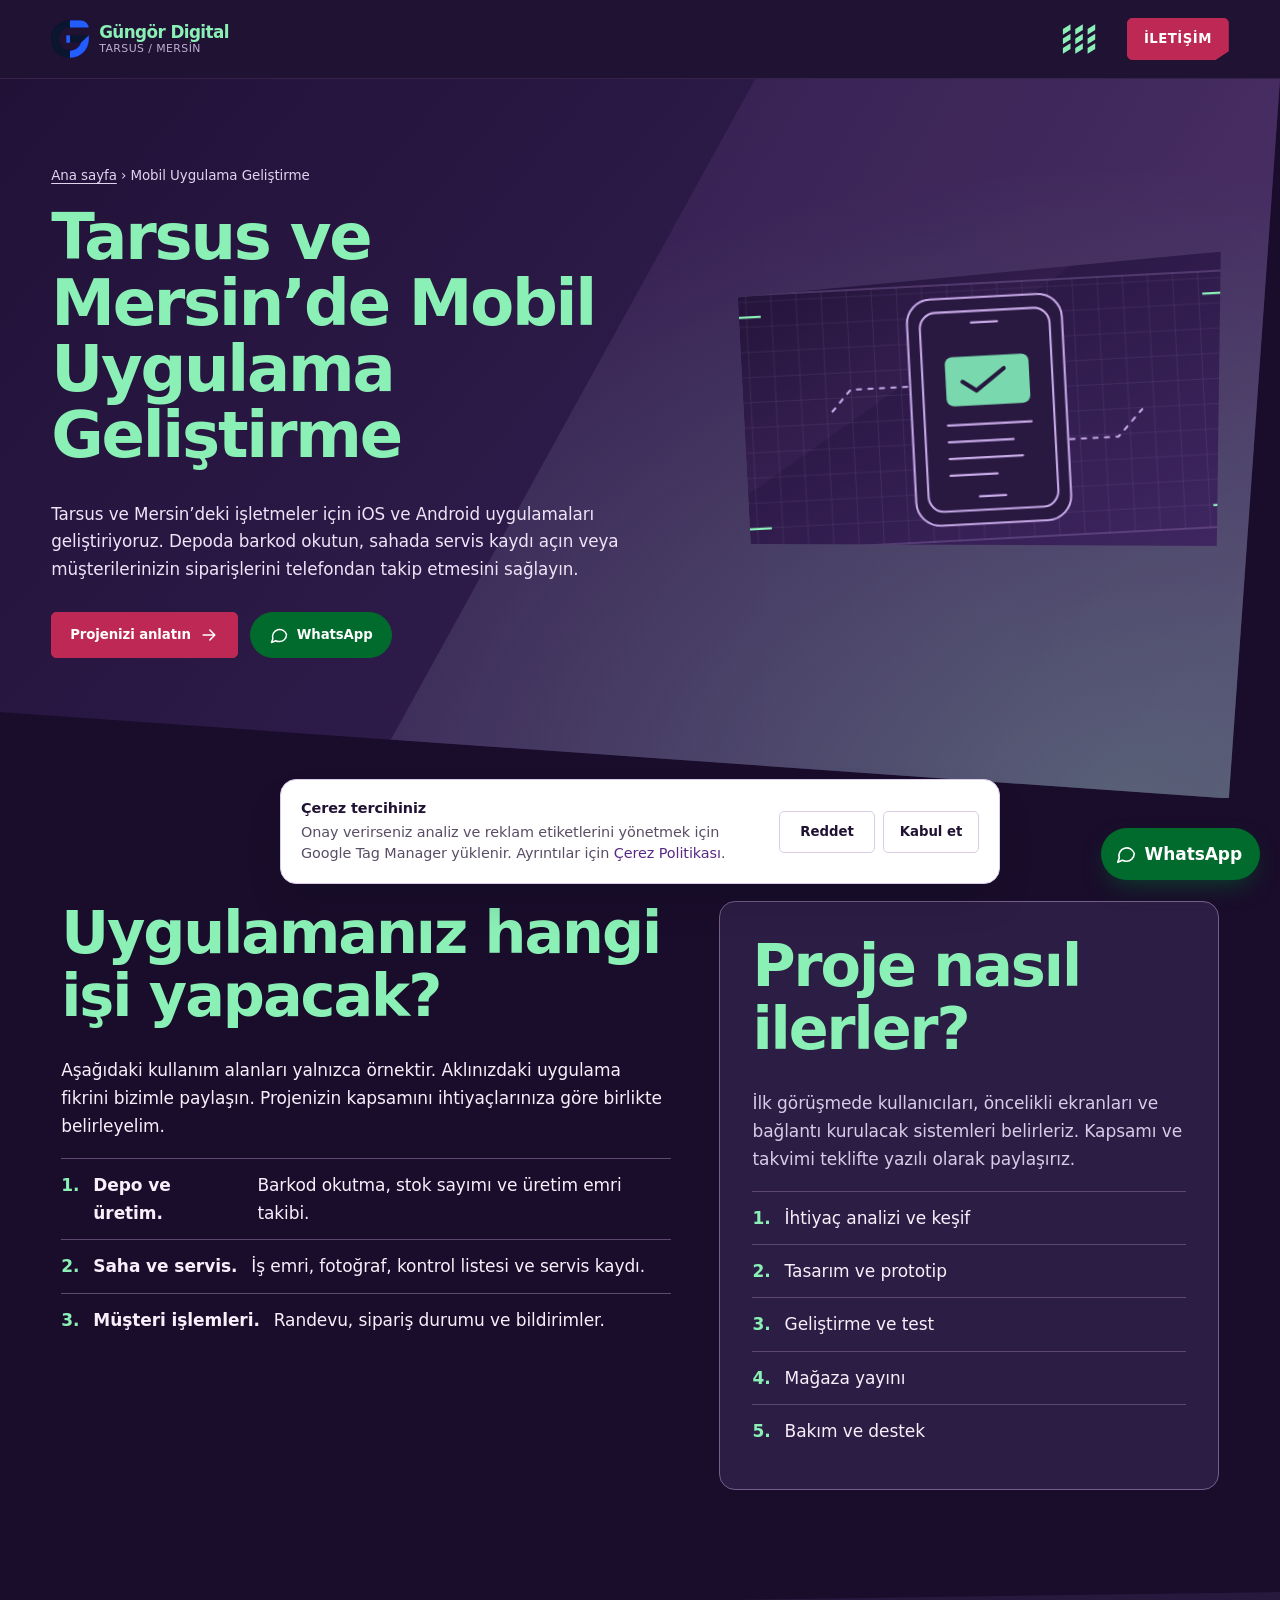
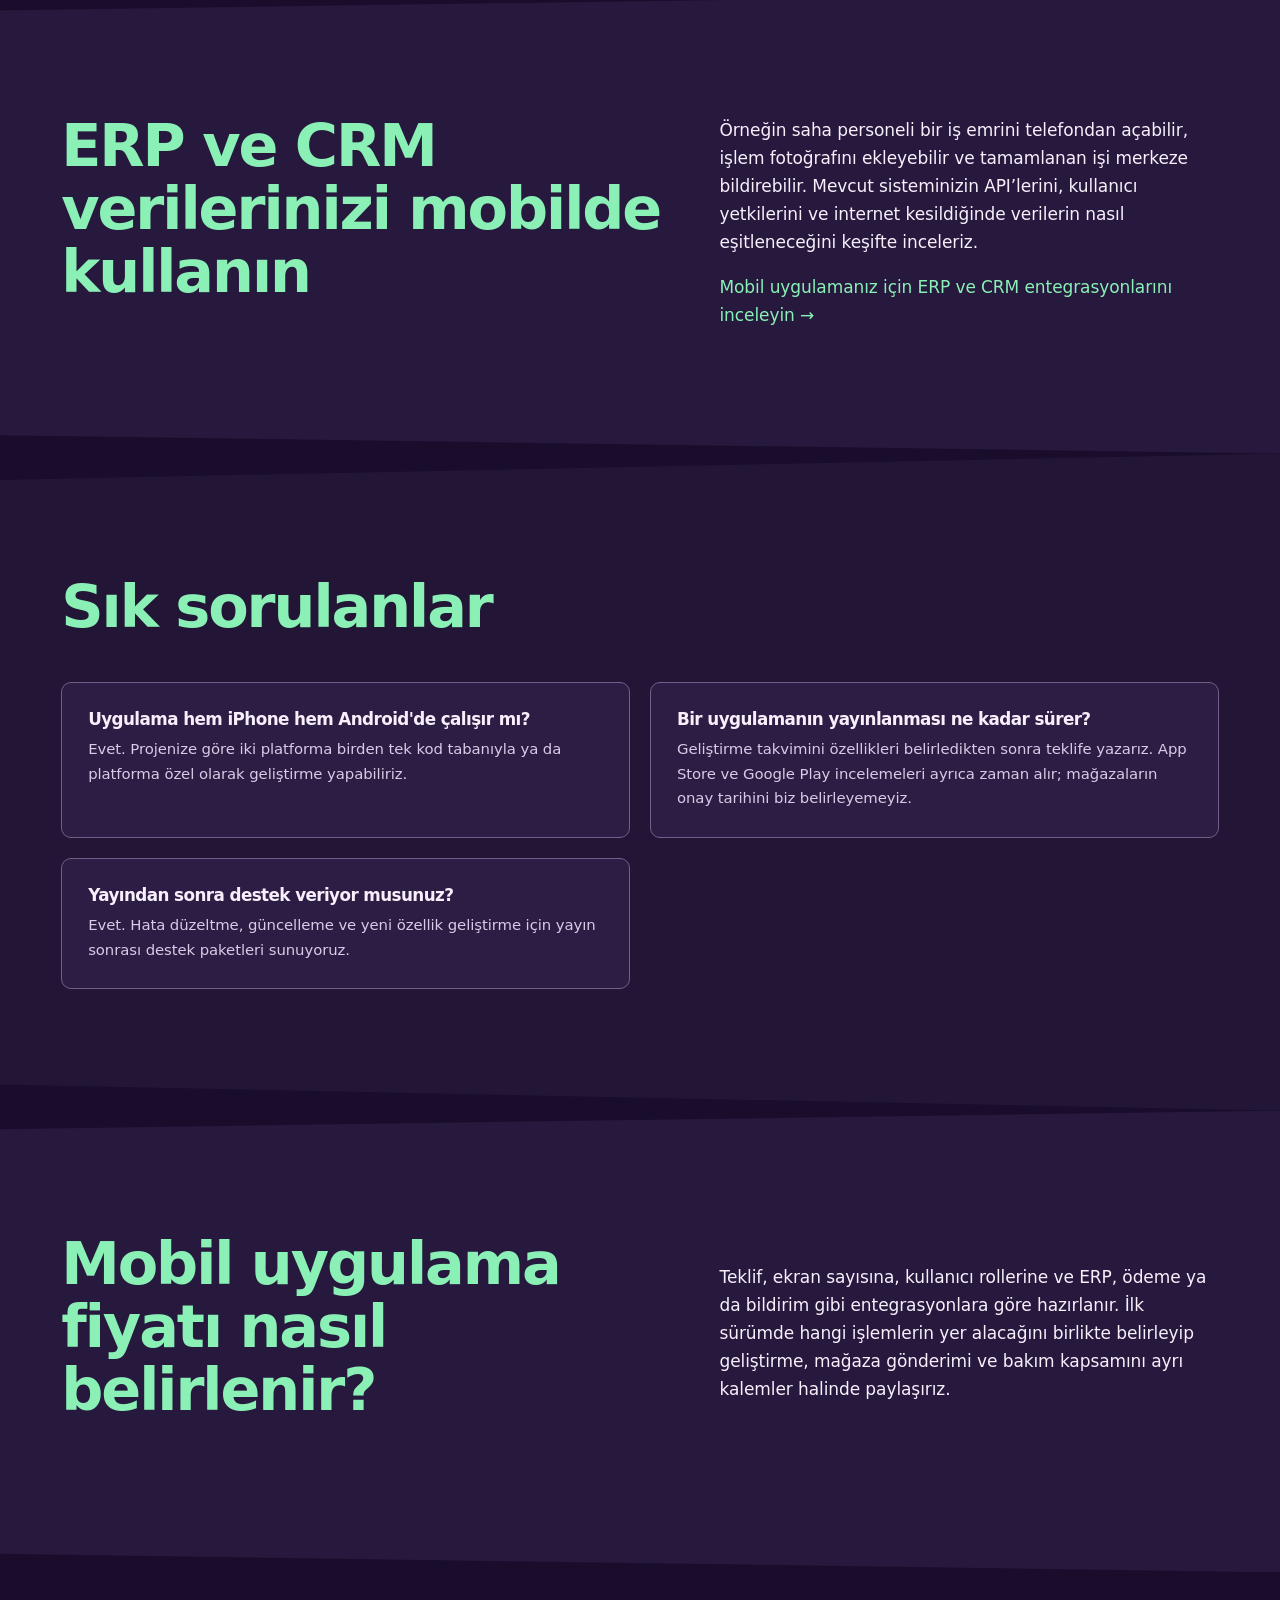
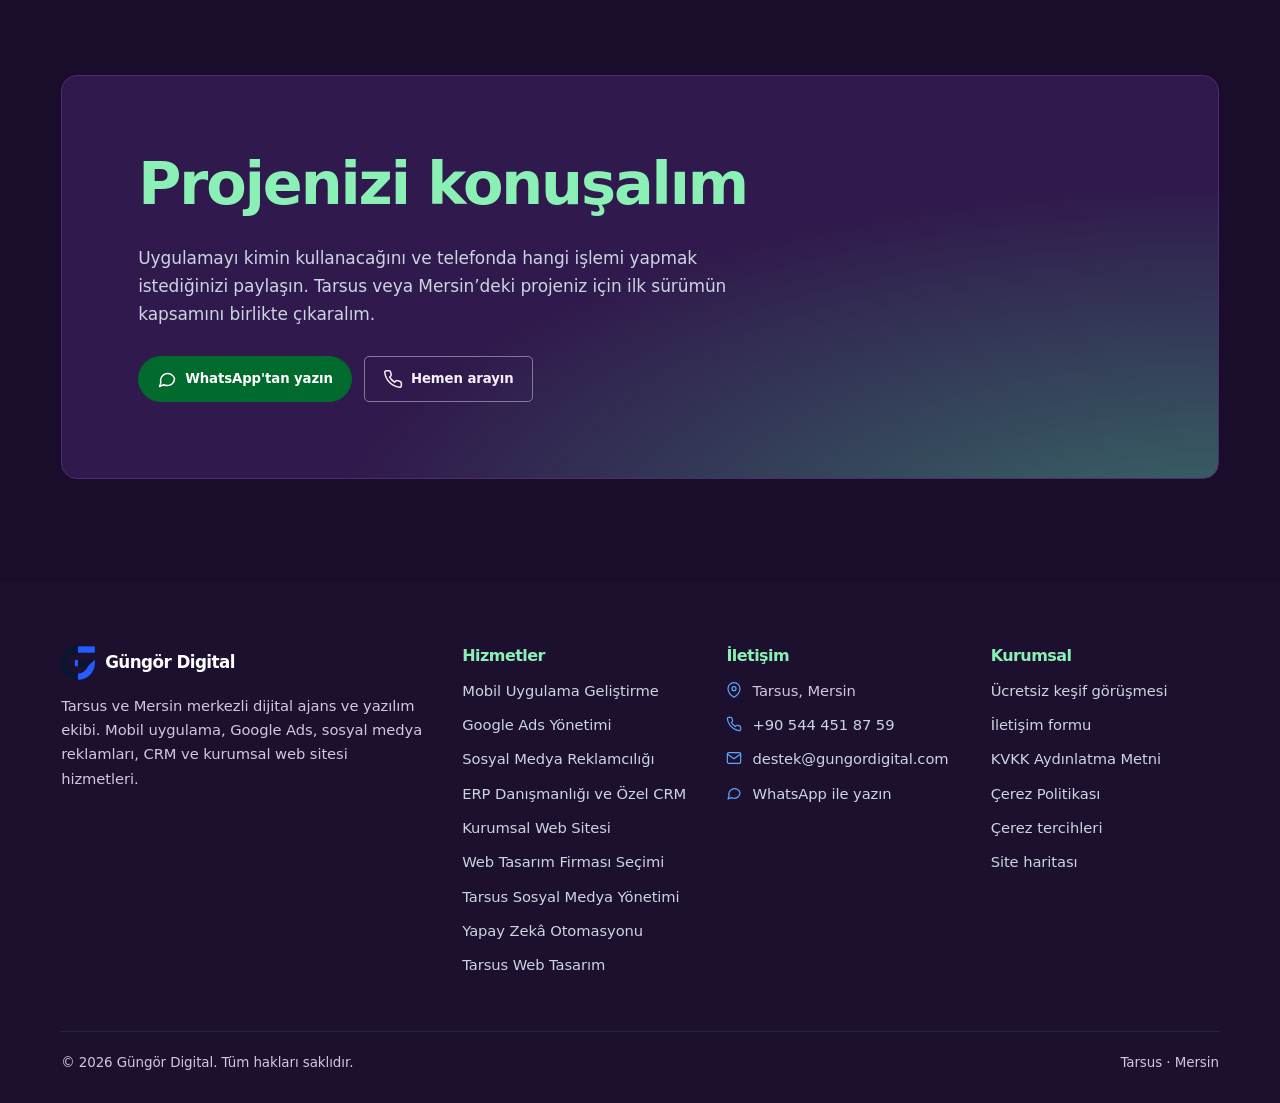
<file: mobil-uygulama-gelistirme.html>
<!doctype html>
<html lang="tr-TR">
<head>
<meta charset="utf-8">
<meta name="google-site-verification" content="k1yBXpzhwBnbhdokewDQdq4VgAo1lMGQT7mjPiqqTH0">
<meta name="viewport" content="width=device-width,initial-scale=1,viewport-fit=cover">
<title>Tarsus ve Mersin Mobil Uygulama Geliştirme | Güngör Digital</title>
<meta name="description" content="Tarsus ve Mersin’de işletmelere özel iOS ve Android uygulamaları geliştiriyoruz. Saha, depo ve sipariş süreçleri için ERP ve CRM entegrasyonu sağlıyoruz.">
<meta name="robots" content="index,follow,max-image-preview:large,max-snippet:-1">
<meta name="author" content="Güngör Digital">
<meta name="geo.region" content="TR-33">
<meta name="geo.placename" content="Tarsus, Mersin">
<link rel="canonical" href="https://tarsus.gungordigital.com/mobil-uygulama-gelistirme.html">
<link rel="alternate" hreflang="tr-TR" href="https://tarsus.gungordigital.com/mobil-uygulama-gelistirme.html">
<link rel="alternate" hreflang="x-default" href="https://tarsus.gungordigital.com/mobil-uygulama-gelistirme.html">
<meta property="og:type" content="website">
<meta property="og:site_name" content="Güngör Digital">
<meta property="og:locale" content="tr_TR">
<meta property="og:title" content="Tarsus ve Mersin Mobil Uygulama Geliştirme | Güngör Digital">
<meta property="og:description" content="Tarsus ve Mersin’de işletmelere özel iOS ve Android uygulamaları geliştiriyoruz. Saha, depo ve sipariş süreçleri için ERP ve CRM entegrasyonu sağlıyoruz.">
<meta property="og:url" content="https://tarsus.gungordigital.com/mobil-uygulama-gelistirme.html">
<meta property="og:image" content="https://tarsus.gungordigital.com/assets/logo.png">
<meta name="twitter:card" content="summary">
<meta name="twitter:title" content="Tarsus ve Mersin Mobil Uygulama Geliştirme | Güngör Digital">
<meta name="twitter:description" content="Tarsus ve Mersin’de işletmelere özel iOS ve Android uygulamaları geliştiriyoruz. Saha, depo ve sipariş süreçleri için ERP ve CRM entegrasyonu sağlıyoruz.">
<meta name="theme-color" content="#211134">
<link rel="icon" href="/assets/favicon.svg" type="image/svg+xml">
<link rel="icon" href="/assets/logo.png" type="image/png">
<link rel="apple-touch-icon" href="/assets/logo.png">
<link rel="stylesheet" href="/assets/style.css?v=kupu-menu">
<script type="application/ld+json">{"@context": "https://schema.org", "@type": "ProfessionalService", "@id": "https://tarsus.gungordigital.com/#business", "name": "Güngör Digital", "url": "https://tarsus.gungordigital.com/", "logo": "https://tarsus.gungordigital.com/assets/logo.png", "telephone": "+905444518759", "email": "destek@gungordigital.com", "address": {"@type": "PostalAddress", "addressLocality": "Tarsus", "addressRegion": "Mersin", "addressCountry": "TR"}, "areaServed": [{"@type": "City", "name": "Tarsus"}, {"@type": "AdministrativeArea", "name": "Mersin"}], "availableLanguage": "Turkish", "knowsAbout": ["Mobil uygulama geliştirme", "Google Ads", "Sosyal medya reklamcılığı", "CRM yazılımı", "Kurumsal web sitesi", "SEO", "ERP danışmanlığı", "Yapay zekâ ve iş süreci otomasyonu", "Sosyal medya yönetimi", "Oyun geliştirme"], "hasOfferCatalog": {"@type": "OfferCatalog", "name": "Hizmetler", "itemListElement": [{"@type": "Offer", "itemOffered": {"@type": "Service", "name": "Tarsus ve Mersin’de Mobil Uygulama Geliştirme", "url": "https://tarsus.gungordigital.com/mobil-uygulama-gelistirme.html"}}, {"@type": "Offer", "itemOffered": {"@type": "Service", "name": "Tarsus'ta Google Ads Yönetimi", "url": "https://tarsus.gungordigital.com/google-ads-yonetimi.html"}}, {"@type": "Offer", "itemOffered": {"@type": "Service", "name": "Tarsus'ta Sosyal Medya Reklamcılığı", "url": "https://tarsus.gungordigital.com/sosyal-medya-reklamciligi.html"}}, {"@type": "Offer", "itemOffered": {"@type": "Service", "name": "Özel CRM ve Kurumsal Yazılım Geliştirme", "url": "https://tarsus.gungordigital.com/crm-ve-kurumsal-yazilim.html"}}, {"@type": "Offer", "itemOffered": {"@type": "Service", "name": "Tarsus'ta Kurumsal Web Sitesi Tasarımı", "url": "https://tarsus.gungordigital.com/kurumsal-web-sitesi.html"}}]}}</script>
<script type="application/ld+json">{"@context": "https://schema.org", "@type": "Service", "name": "Tarsus ve Mersin’de Mobil Uygulama Geliştirme", "description": "Tarsus ve Mersin’de işletmelere özel iOS ve Android uygulamaları geliştiriyoruz. Saha, depo ve sipariş süreçleri için ERP ve CRM entegrasyonu sağlıyoruz.", "url": "https://tarsus.gungordigital.com/mobil-uygulama-gelistirme.html", "serviceType": "Mobil Uygulama Geliştirme", "provider": {"@id": "https://tarsus.gungordigital.com/#business"}, "areaServed": [{"@type": "City", "name": "Tarsus"}, {"@type": "AdministrativeArea", "name": "Mersin"}], "@id": "https://tarsus.gungordigital.com/mobil-uygulama-gelistirme.html#service", "mainEntityOfPage": {"@id": "https://tarsus.gungordigital.com/mobil-uygulama-gelistirme.html#webpage"}}</script>
<script type="application/ld+json">{"@context": "https://schema.org", "@type": "BreadcrumbList", "itemListElement": [{"@type": "ListItem", "position": 1, "name": "Ana sayfa", "item": "https://tarsus.gungordigital.com/"}, {"@type": "ListItem", "position": 2, "name": "Mobil Uygulama Geliştirme", "item": "https://tarsus.gungordigital.com/mobil-uygulama-gelistirme.html"}]}</script>
<script type="application/ld+json">{"@context": "https://schema.org", "@type": "FAQPage", "mainEntity": [{"@type": "Question", "name": "Uygulama hem iPhone hem Android'de çalışır mı?", "acceptedAnswer": {"@type": "Answer", "text": "Evet. Projenize göre iki platforma birden tek kod tabanıyla ya da platforma özel olarak geliştirme yapabiliriz."}}, {"@type": "Question", "name": "Bir uygulamanın yayınlanması ne kadar sürer?", "acceptedAnswer": {"@type": "Answer", "text": "Geliştirme takvimini özellikleri belirledikten sonra teklife yazarız. App Store ve Google Play incelemeleri ayrıca zaman alır; mağazaların onay tarihini biz belirleyemeyiz."}}, {"@type": "Question", "name": "Yayından sonra destek veriyor musunuz?", "acceptedAnswer": {"@type": "Answer", "text": "Evet. Hata düzeltme, güncelleme ve yeni özellik geliştirme için yayın sonrası destek paketleri sunuyoruz."}}]}</script>
<script type="application/ld+json">{"@context": "https://schema.org", "@type": "WebPage", "@id": "https://tarsus.gungordigital.com/mobil-uygulama-gelistirme.html#webpage", "url": "https://tarsus.gungordigital.com/mobil-uygulama-gelistirme.html", "name": "Tarsus ve Mersin Mobil Uygulama Geliştirme | Güngör Digital", "description": "Tarsus ve Mersin’de işletmelere özel iOS ve Android uygulamaları geliştiriyoruz. Saha, depo ve sipariş süreçleri için ERP ve CRM entegrasyonu sağlıyoruz.", "inLanguage": "tr-TR", "isPartOf": {"@id": "https://tarsus.gungordigital.com/#website"}, "about": {"@id": "https://tarsus.gungordigital.com/#business"}, "mainEntity": {"@id": "https://tarsus.gungordigital.com/mobil-uygulama-gelistirme.html#service"}}</script>
<template id="gd-gtm-source">
<script async src="https://www.googletagmanager.com/gtm.js?id=GTM-NLWD7CCN"></script>
</template>
<script>
  window.dataLayer = window.dataLayer || [];
  function gtag(){dataLayer.push(arguments);}
  gtag('js', new Date());
</script>
</head>
<body>
<a class="skip" href="#main">İçeriğe geç</a>
<header class="site-header">
<div class="wrap nav">
<a class="logo" href="/" aria-label="Güngör Digital - Ana sayfa"><img src="/assets/logo.png" alt="Güngör Digital logosu" width="38" height="38"><span class="logo-t"><b>Güngör Digital</b><small>TARSUS / MERSİN</small></span></a>
<nav class="menu-overlay" id="menu" aria-label="Ana menü" hidden>
<div class="menu-inner wrap">
<ul class="menu-links"><li><a href="/">Ana Sayfa</a></li><li><a href="/#hizmetler">Uzmanlık</a><ul class="menu-services"><li><a href="/crm-ve-kurumsal-yazilim.html">ERP Danışmanlığı ve CRM</a></li><li><a href="/yapay-zeka-otomasyonu.html">Yapay Zekâ Otomasyonu</a></li><li><a href="/mobil-uygulama-gelistirme.html" aria-current="page">Mobil Uygulama</a></li><li><a href="/google-ads-yonetimi.html">Google Reklamları</a></li><li><a href="/kurumsal-web-sitesi.html">Kurumsal Web</a></li><li><a href="/tarsus-web-tasarim.html">Tarsus Web Tasarım</a></li><li><a href="/tarsus-web-tasarim-firmalari.html">Web Tasarım Firması Seçimi</a></li><li><a href="/sosyal-medya-reklamciligi.html">Sosyal Medya Reklamları</a></li><li><a href="/tarsus-sosyal-medya-yonetimi.html">Sosyal Medya Yönetimi</a></li><li><a href="/iletisim.html#oyun-gelistirme">Oyun Geliştirme</a></li></ul></li><li><a href="/#yaklasim">Yaklaşım</a></li><li><a href="/#hakkimizda">Hakkımızda</a></li><li><a href="/iletisim.html">İletişim</a></li></ul>
<div class="menu-visual" aria-hidden="true">
  <img src="/assets/uretim-sahasi.jpg" alt="" width="1500" height="844" loading="lazy" decoding="async">
  <img src="/assets/robot-kalite.jpg" alt="" width="1450" height="816" loading="lazy" decoding="async">
</div>
</div>
</nav>
<div class="nav-right">
<a class="btn btn-wa btn-sm hide-m" href="https://wa.me/905444518759" rel="noopener"><svg class="ic" viewBox="0 0 24 24" fill="none" stroke="currentColor" stroke-width="1.8" stroke-linecap="round" stroke-linejoin="round" aria-hidden="true"><path d="M21 11.5a8.4 8.4 0 0 1-9 8.4 8.6 8.6 0 0 1-4-1L3 21l1.6-4.6A8.4 8.4 0 1 1 21 11.5z"/></svg>WhatsApp</a>
<a class="btn btn-primary btn-sm" href="/iletisim.html">İletişim <svg class="ic" viewBox="0 0 24 24" fill="none" stroke="currentColor" stroke-width="1.8" stroke-linecap="round" stroke-linejoin="round" aria-hidden="true"><path d="M5 12h14M13 6l6 6-6 6"/></svg></a>
<button class="nav-toggle" type="button" aria-label="Menüyü aç" aria-expanded="false" aria-controls="menu">
<svg class="nav-grid-icon" viewBox="0 0 40 36" aria-hidden="true">
<path fill="currentColor" d="M2 7l8-5v6l-8 5zm13 0l8-5v6l-8 5zm13 0l8-5v6l-8 5zM2 17l8-5v6l-8 5zm13 0l8-5v6l-8 5zm13 0l8-5v6l-8 5zM2 27l8-5v6l-8 5zm13 0l8-5v6l-8 5zm13 0l8-5v6l-8 5z"/>
</svg>
<svg class="nav-close-icon" viewBox="0 0 40 36" aria-hidden="true"><path fill="currentColor" d="m3 3 10 6v6L3 9zm33 0v6l-10 6V9zM3 32v-6l10-6v6zm33 0-10-6v-6l10 6zM16 15h7v6h-7z"/></svg>
</button>
</div>
</div>
</header>
<main id="main">
<section class="hero-light">
<div class="wrap page-hero"><div>
<nav class="crumbs" aria-label="Konum"><a href="/">Ana sayfa</a> &rsaquo; Mobil Uygulama Geliştirme</nav>
<h1 style="margin-top:8px">Tarsus ve Mersin’de Mobil Uygulama Geliştirme</h1>
<p class="lead">Tarsus ve Mersin’deki işletmeler için iOS ve Android uygulamaları geliştiriyoruz. Depoda barkod okutun, sahada servis kaydı açın veya müşterilerinizin siparişlerini telefondan takip etmesini sağlayın.</p>
<div class="btns">
<a class="btn btn-primary" href="/iletisim.html">Projenizi anlatın <svg class="ic" viewBox="0 0 24 24" fill="none" stroke="currentColor" stroke-width="1.8" stroke-linecap="round" stroke-linejoin="round" aria-hidden="true"><path d="M5 12h14M13 6l6 6-6 6"/></svg></a>
<a class="btn btn-wa" href="https://wa.me/905444518759" rel="noopener"><svg class="ic" viewBox="0 0 24 24" fill="none" stroke="currentColor" stroke-width="1.8" stroke-linecap="round" stroke-linejoin="round" aria-hidden="true"><path d="M21 11.5a8.4 8.4 0 0 1-9 8.4 8.6 8.6 0 0 1-4-1L3 21l1.6-4.6A8.4 8.4 0 1 1 21 11.5z"/></svg>WhatsApp</a>
</div>
</div>
<img class="page-art" src="/assets/hizmet-mobil.svg" width="544" height="280" alt="Mobil uygulama arayüzünü gösteren telefon çizimi" decoding="async">
</div>
</section>
<section class="section"><div class="wrap split">
<div>
<h2>Uygulamanız hangi işi yapacak?</h2>
<p>Aşağıdaki kullanım alanları yalnızca örnektir. Aklınızdaki uygulama fikrini bizimle paylaşın. Projenizin kapsamını ihtiyaçlarınıza göre birlikte belirleyelim.</p>
<ul class="steps">
<li><strong>Depo ve üretim.</strong> Barkod okutma, stok sayımı ve üretim emri takibi.</li>
<li><strong>Saha ve servis.</strong> İş emri, fotoğraf, kontrol listesi ve servis kaydı.</li>
<li><strong>Müşteri işlemleri.</strong> Randevu, sipariş durumu ve bildirimler.</li>
</ul>
</div>
<aside class="panel">
<h2>Proje nasıl ilerler?</h2>
<p>İlk görüşmede kullanıcıları, öncelikli ekranları ve bağlantı kurulacak sistemleri belirleriz. Kapsamı ve takvimi teklifte yazılı olarak paylaşırız.</p>
<ol class="steps"><li>İhtiyaç analizi ve keşif</li><li>Tasarım ve prototip</li><li>Geliştirme ve test</li><li>Mağaza yayını</li><li>Bakım ve destek</li></ol>
</aside>
</div></section>
<section class="section alt editorial-intro"><div class="wrap split">
<div><h2>ERP ve CRM verilerinizi mobilde kullanın</h2></div>
<div><p>Örneğin saha personeli bir iş emrini telefondan açabilir, işlem fotoğrafını ekleyebilir ve tamamlanan işi merkeze bildirebilir. Mevcut sisteminizin API’lerini, kullanıcı yetkilerini ve internet kesildiğinde verilerin nasıl eşitleneceğini keşifte inceleriz.</p><a href="/crm-ve-kurumsal-yazilim.html">Mobil uygulamanız için ERP ve CRM entegrasyonlarını inceleyin →</a></div>
</div></section>

<section class="section alt" id="sss"><div class="wrap">
<div class="section-head"><h2>Sık sorulanlar</h2></div>
<div class="faq-grid"><div class="qa"><h3>Uygulama hem iPhone hem Android'de çalışır mı?</h3><p>Evet. Projenize göre iki platforma birden tek kod tabanıyla ya da platforma özel olarak geliştirme yapabiliriz.</p></div><div class="qa"><h3>Bir uygulamanın yayınlanması ne kadar sürer?</h3><p>Geliştirme takvimini özellikleri belirledikten sonra teklife yazarız. App Store ve Google Play incelemeleri ayrıca zaman alır; mağazaların onay tarihini biz belirleyemeyiz.</p></div><div class="qa"><h3>Yayından sonra destek veriyor musunuz?</h3><p>Evet. Hata düzeltme, güncelleme ve yeni özellik geliştirme için yayın sonrası destek paketleri sunuyoruz.</p></div></div>
</div></section>
<section class="section alt editorial-intro"><div class="wrap split">
<div><h2>Mobil uygulama fiyatı nasıl belirlenir?</h2></div>
<div><p>Teklif, ekran sayısına, kullanıcı rollerine ve ERP, ödeme ya da bildirim gibi entegrasyonlara göre hazırlanır. İlk sürümde hangi işlemlerin yer alacağını birlikte belirleyip geliştirme, mağaza gönderimi ve bakım kapsamını ayrı kalemler halinde paylaşırız.</p></div>
</div></section>
<section class="section"><div class="wrap"><div class="cta">
<h2>Projenizi konuşalım</h2>
<p>Uygulamayı kimin kullanacağını ve telefonda hangi işlemi yapmak istediğinizi paylaşın. Tarsus veya Mersin’deki projeniz için ilk sürümün kapsamını birlikte çıkaralım.</p>
<div class="btns">
<a class="btn btn-wa" href="https://wa.me/905444518759" rel="noopener"><svg class="ic" viewBox="0 0 24 24" fill="none" stroke="currentColor" stroke-width="1.8" stroke-linecap="round" stroke-linejoin="round" aria-hidden="true"><path d="M21 11.5a8.4 8.4 0 0 1-9 8.4 8.6 8.6 0 0 1-4-1L3 21l1.6-4.6A8.4 8.4 0 1 1 21 11.5z"/></svg>WhatsApp'tan yazın</a>
<a class="btn btn-outline" href="tel:+905444518759"><svg class="ic" viewBox="0 0 24 24" fill="none" stroke="currentColor" stroke-width="1.8" stroke-linecap="round" stroke-linejoin="round" aria-hidden="true"><path d="M22 16.9v3a2 2 0 0 1-2.2 2 19.8 19.8 0 0 1-8.6-3.1 19.5 19.5 0 0 1-6-6A19.8 19.8 0 0 1 2.1 4.2 2 2 0 0 1 4.1 2h3a2 2 0 0 1 2 1.7c.1.9.4 1.8.7 2.7a2 2 0 0 1-.5 2.1L8 9.8a16 16 0 0 0 6 6l1.3-1.3a2 2 0 0 1 2.1-.5c.9.3 1.8.6 2.7.7a2 2 0 0 1 1.7 2z"/></svg>Hemen arayın</a>
</div>
</div></div></section>
</main>
<footer class="site-footer">
<div class="wrap">
<div class="fgrid">
<div>
<div class="fbrand"><img src="/assets/logo.png" alt="" width="34" height="34"><b>Güngör Digital</b></div>
<p>Tarsus ve Mersin merkezli dijital ajans ve yazılım ekibi. Mobil uygulama, Google Ads, sosyal medya reklamları, CRM ve kurumsal web sitesi hizmetleri.</p>
</div>
<div>
<h3>Hizmetler</h3>
<ul><li><a href="/mobil-uygulama-gelistirme.html">Mobil Uygulama Geliştirme</a></li><li><a href="/google-ads-yonetimi.html">Google Ads Yönetimi</a></li><li><a href="/sosyal-medya-reklamciligi.html">Sosyal Medya Reklamcılığı</a></li><li><a href="/crm-ve-kurumsal-yazilim.html">ERP Danışmanlığı ve Özel CRM</a></li><li><a href="/kurumsal-web-sitesi.html">Kurumsal Web Sitesi</a></li><li><a href="/tarsus-web-tasarim-firmalari.html">Web Tasarım Firması Seçimi</a></li><li><a href="/tarsus-sosyal-medya-yonetimi.html">Tarsus Sosyal Medya Yönetimi</a></li><li><a href="/yapay-zeka-otomasyonu.html">Yapay Zekâ Otomasyonu</a></li>
<li><a href="/tarsus-web-tasarim.html">Tarsus Web Tasarım</a></li></ul>
</div>
<div>
<h3>İletişim</h3>
<ul class="fcontact">
<li><svg class="ic" viewBox="0 0 24 24" fill="none" stroke="currentColor" stroke-width="1.8" stroke-linecap="round" stroke-linejoin="round" aria-hidden="true"><path d="M21 10c0 7-9 13-9 13S3 17 3 10a9 9 0 0 1 18 0z"/><circle cx="12" cy="10" r="3"/></svg><span>Tarsus, Mersin</span></li>
<li><svg class="ic" viewBox="0 0 24 24" fill="none" stroke="currentColor" stroke-width="1.8" stroke-linecap="round" stroke-linejoin="round" aria-hidden="true"><path d="M22 16.9v3a2 2 0 0 1-2.2 2 19.8 19.8 0 0 1-8.6-3.1 19.5 19.5 0 0 1-6-6A19.8 19.8 0 0 1 2.1 4.2 2 2 0 0 1 4.1 2h3a2 2 0 0 1 2 1.7c.1.9.4 1.8.7 2.7a2 2 0 0 1-.5 2.1L8 9.8a16 16 0 0 0 6 6l1.3-1.3a2 2 0 0 1 2.1-.5c.9.3 1.8.6 2.7.7a2 2 0 0 1 1.7 2z"/></svg><a href="tel:+905444518759">+90 544 451 87 59</a></li>
<li><svg class="ic" viewBox="0 0 24 24" fill="none" stroke="currentColor" stroke-width="1.8" stroke-linecap="round" stroke-linejoin="round" aria-hidden="true"><rect x="2" y="4" width="20" height="16" rx="2"/><path d="m22 6-10 7L2 6"/></svg><a href="mailto:destek@gungordigital.com">destek@gungordigital.com</a></li>
<li><svg class="ic" viewBox="0 0 24 24" fill="none" stroke="currentColor" stroke-width="1.8" stroke-linecap="round" stroke-linejoin="round" aria-hidden="true"><path d="M21 11.5a8.4 8.4 0 0 1-9 8.4 8.6 8.6 0 0 1-4-1L3 21l1.6-4.6A8.4 8.4 0 1 1 21 11.5z"/></svg><a href="https://wa.me/905444518759" rel="noopener">WhatsApp ile yazın</a></li>
</ul>
</div>
<div>
<h3>Kurumsal</h3>
<ul>
<li><a href="/iletisim.html">Ücretsiz keşif görüşmesi</a></li>
<li><a href="/iletisim.html">İletişim formu</a></li>
<li><a href="/kvkk.html">KVKK Aydınlatma Metni</a></li><li><a href="/cerez-politikasi.html">Çerez Politikası</a></li><li><button type="button" class="linklike" data-cookie-settings>Çerez tercihleri</button></li><li><a href="/sitemap.xml">Site haritası</a></li>
</ul>
</div>
</div>
<div class="copy"><span>&copy; 2026 Güngör Digital. Tüm hakları saklıdır.</span><span>Tarsus &middot; Mersin</span></div>
</div>
</footer>
<a class="wa-float" href="https://wa.me/905444518759" rel="noopener" aria-label="WhatsApp ile yazın"><svg class="ic" viewBox="0 0 24 24" fill="none" stroke="currentColor" stroke-width="1.8" stroke-linecap="round" stroke-linejoin="round" aria-hidden="true"><path d="M21 11.5a8.4 8.4 0 0 1-9 8.4 8.6 8.6 0 0 1-4-1L3 21l1.6-4.6A8.4 8.4 0 1 1 21 11.5z"/></svg>WhatsApp</a>
<div class="mbar" role="navigation" aria-label="Hızlı iletişim">
<a class="mb-wa" href="https://wa.me/905444518759" rel="noopener"><svg class="ic" viewBox="0 0 24 24" fill="none" stroke="currentColor" stroke-width="1.8" stroke-linecap="round" stroke-linejoin="round" aria-hidden="true"><path d="M21 11.5a8.4 8.4 0 0 1-9 8.4 8.6 8.6 0 0 1-4-1L3 21l1.6-4.6A8.4 8.4 0 1 1 21 11.5z"/></svg>WhatsApp</a>
<a class="mb-call" href="tel:+905444518759"><svg class="ic" viewBox="0 0 24 24" fill="none" stroke="currentColor" stroke-width="1.8" stroke-linecap="round" stroke-linejoin="round" aria-hidden="true"><path d="M22 16.9v3a2 2 0 0 1-2.2 2 19.8 19.8 0 0 1-8.6-3.1 19.5 19.5 0 0 1-6-6A19.8 19.8 0 0 1 2.1 4.2 2 2 0 0 1 4.1 2h3a2 2 0 0 1 2 1.7c.1.9.4 1.8.7 2.7a2 2 0 0 1-.5 2.1L8 9.8a16 16 0 0 0 6 6l1.3-1.3a2 2 0 0 1 2.1-.5c.9.3 1.8.6 2.7.7a2 2 0 0 1 1.7 2z"/></svg>Ara</a>
</div>
<script src="/assets/main.js?v=gtm-2" defer></script>
</body>
</html>
</file>
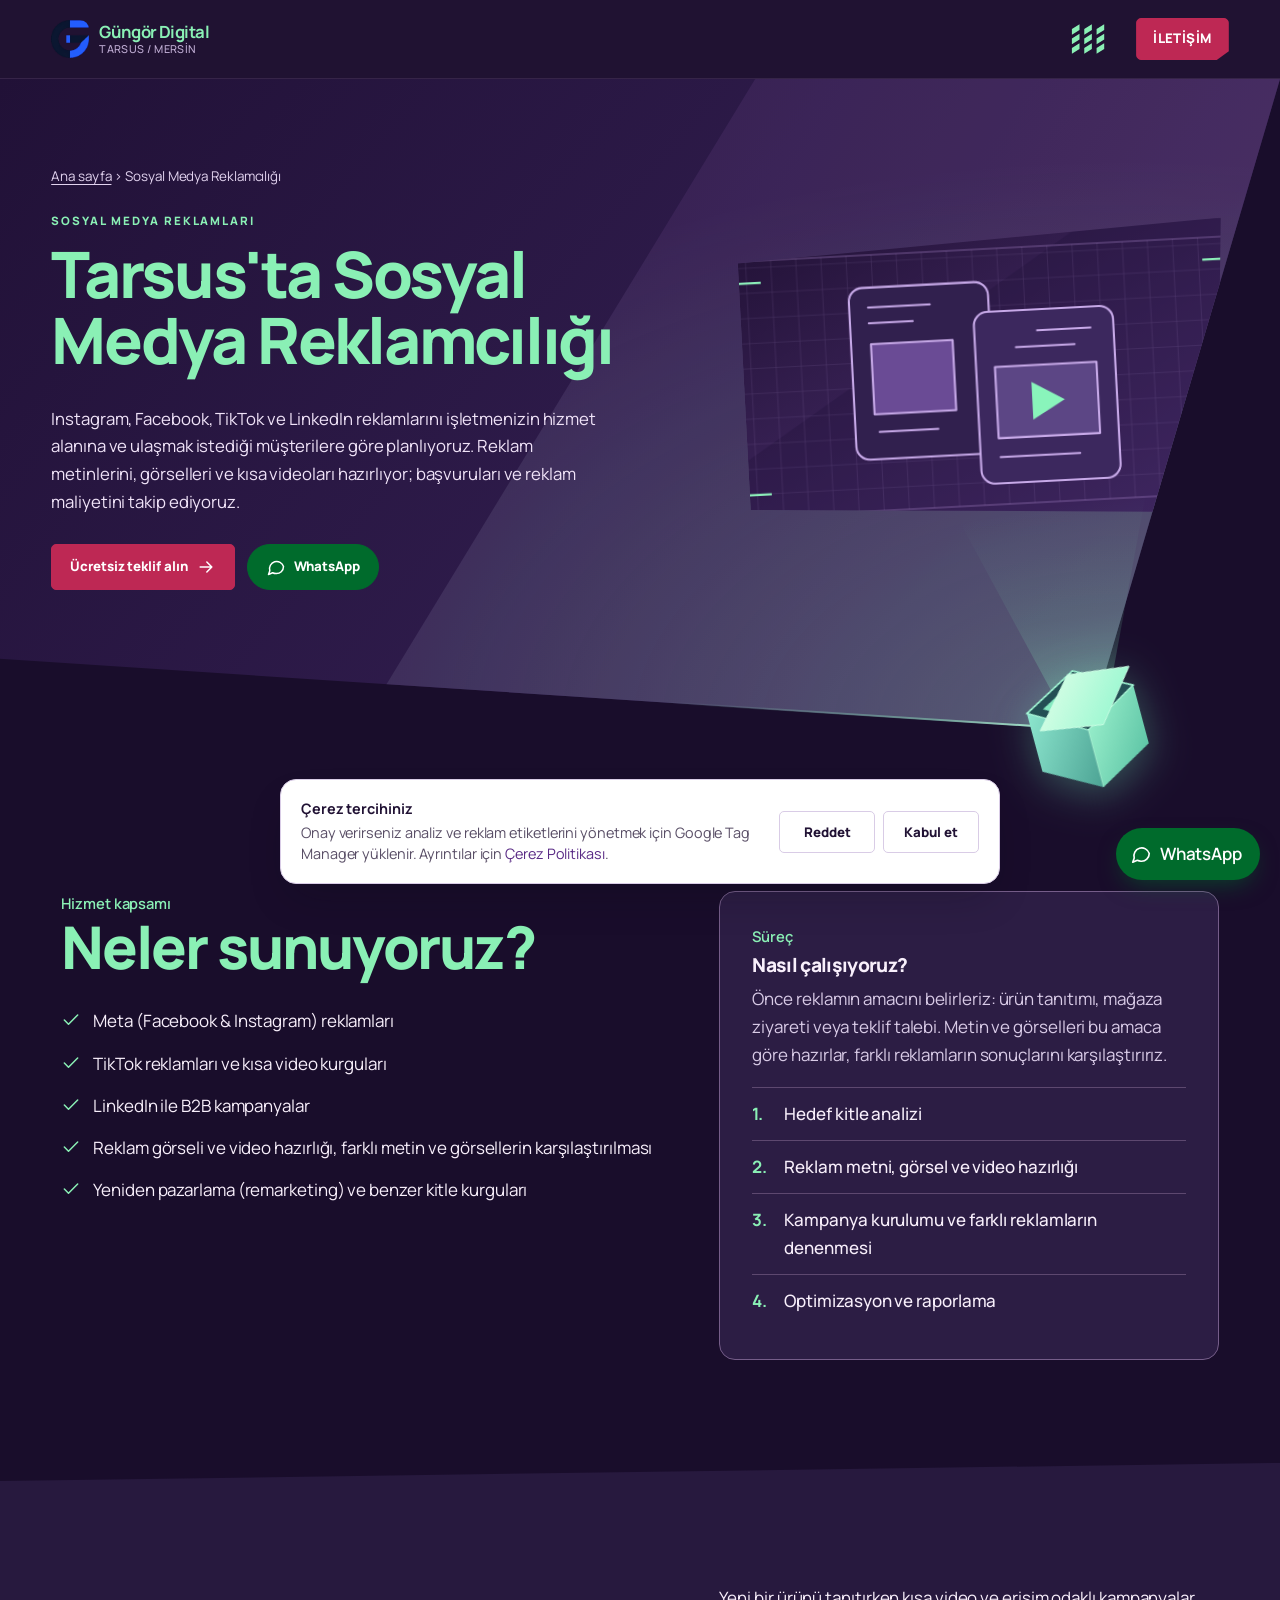
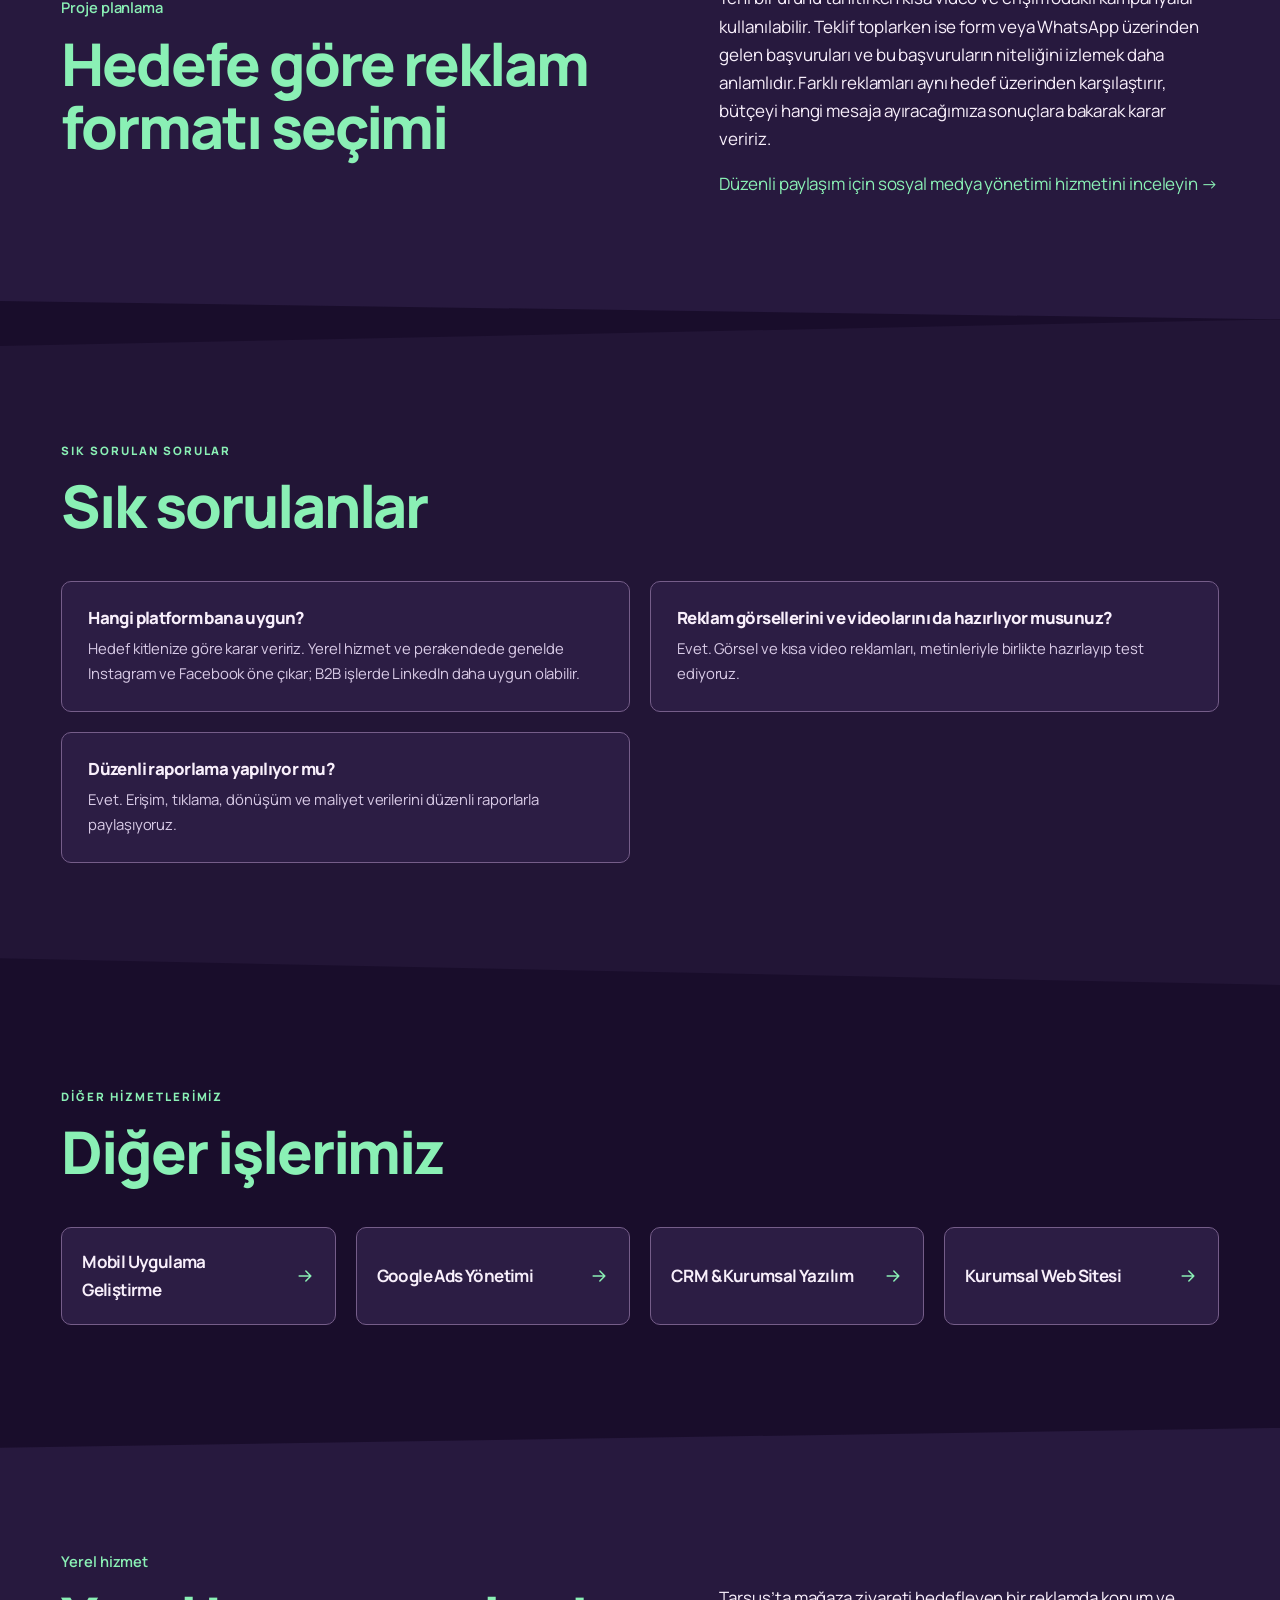
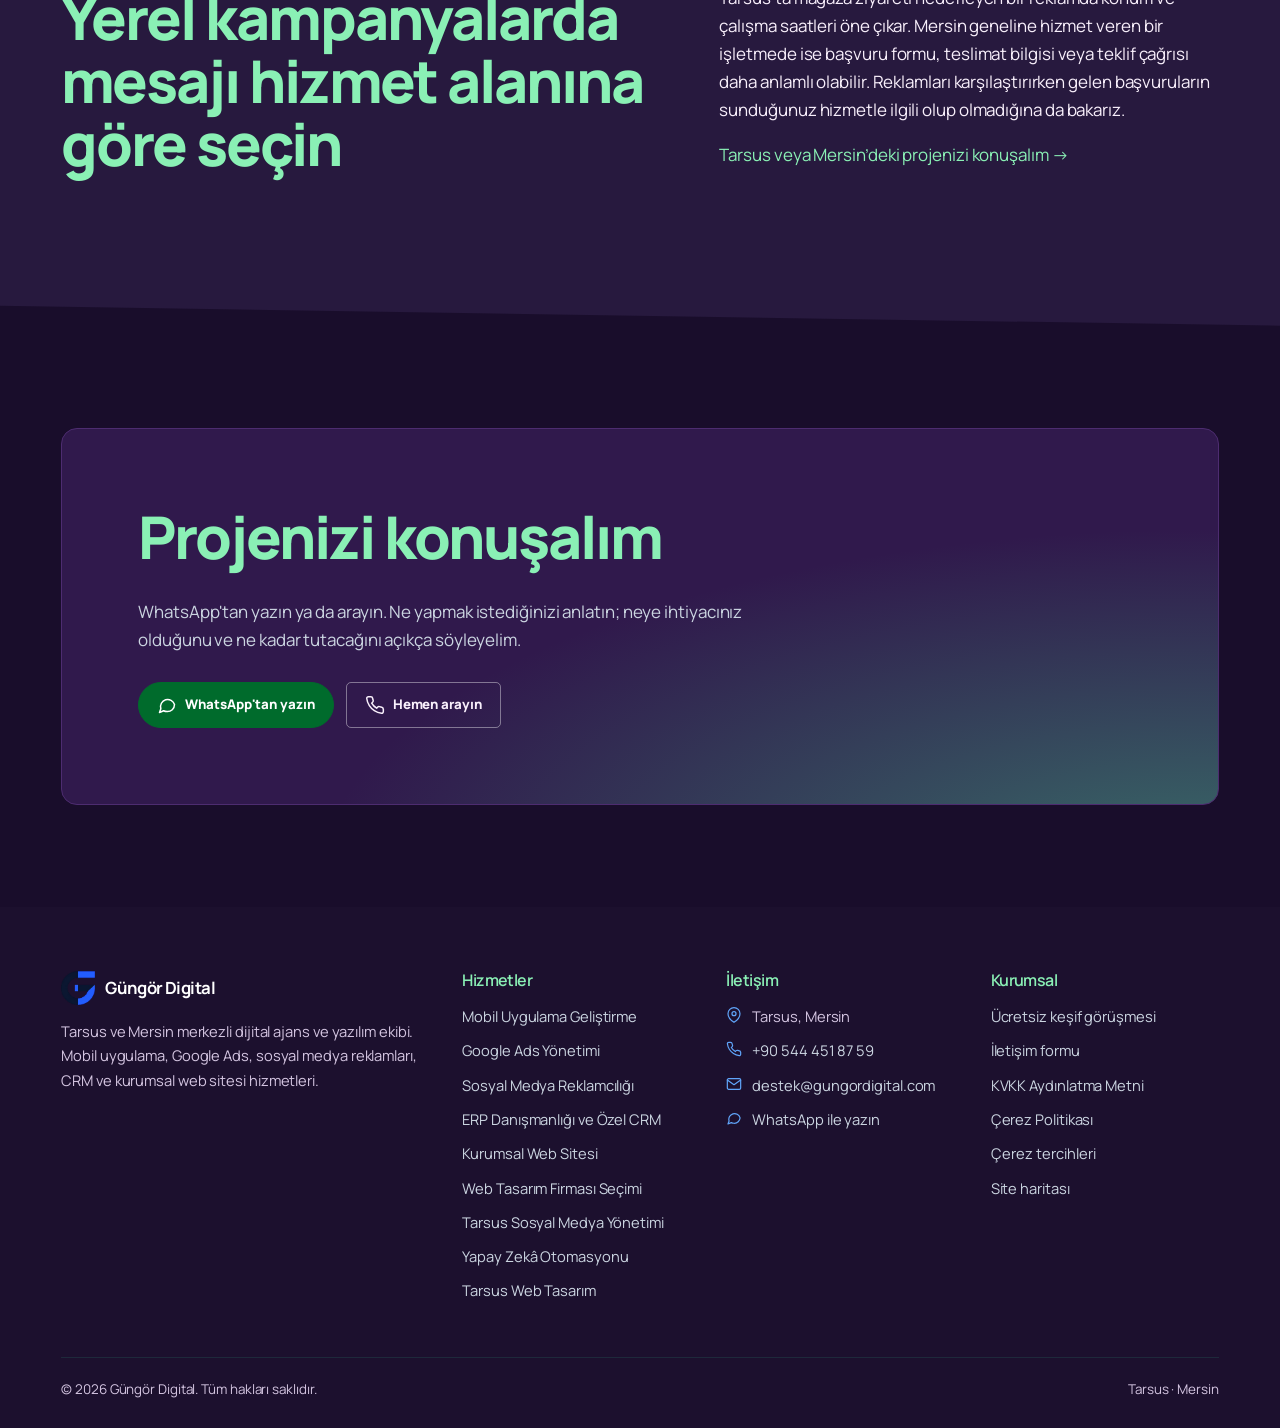
<file: sosyal-medya-reklamciligi.html>
<!doctype html>
<html lang="tr-TR">
<head>
<meta charset="utf-8">
<meta name="google-site-verification" content="k1yBXpzhwBnbhdokewDQdq4VgAo1lMGQT7mjPiqqTH0">
<meta name="viewport" content="width=device-width,initial-scale=1,viewport-fit=cover">
<title>Tarsus ve Mersin Sosyal Medya Reklamları | Güngör Digital</title>
<meta name="description" content="Tarsus ve Mersin’de Instagram, Facebook ve TikTok reklamları. Hedef kitle planı, kreatif üretim, kampanya kurulumu ve dönüşüm takibi.">
<meta name="robots" content="index,follow,max-image-preview:large,max-snippet:-1">
<meta name="author" content="Güngör Digital">
<meta name="geo.region" content="TR-33">
<meta name="geo.placename" content="Tarsus, Mersin">
<link rel="canonical" href="https://tarsus.gungordigital.com/sosyal-medya-reklamciligi.html">
<link rel="alternate" hreflang="tr-TR" href="https://tarsus.gungordigital.com/sosyal-medya-reklamciligi.html">
<link rel="alternate" hreflang="x-default" href="https://tarsus.gungordigital.com/sosyal-medya-reklamciligi.html">
<meta property="og:type" content="website">
<meta property="og:site_name" content="Güngör Digital">
<meta property="og:locale" content="tr_TR">
<meta property="og:title" content="Tarsus ve Mersin Sosyal Medya Reklamları | Güngör Digital">
<meta property="og:description" content="Tarsus ve Mersin’de Instagram, Facebook ve TikTok reklamları. Hedef kitle planı, kreatif üretim, kampanya kurulumu ve dönüşüm takibi.">
<meta property="og:url" content="https://tarsus.gungordigital.com/sosyal-medya-reklamciligi.html">
<meta property="og:image" content="https://tarsus.gungordigital.com/assets/logo.png">
<meta name="twitter:card" content="summary">
<meta name="twitter:title" content="Tarsus ve Mersin Sosyal Medya Reklamları | Güngör Digital">
<meta name="twitter:description" content="Tarsus ve Mersin’de Instagram, Facebook ve TikTok reklamları. Hedef kitle planı, kreatif üretim, kampanya kurulumu ve dönüşüm takibi.">
<meta name="theme-color" content="#211134">
<link rel="icon" href="/assets/favicon.svg" type="image/svg+xml">
<link rel="icon" href="/assets/logo.png" type="image/png">
<link rel="apple-touch-icon" href="/assets/logo.png">
<link rel="preconnect" href="https://fonts.googleapis.com">
<link rel="preconnect" href="https://fonts.gstatic.com" crossorigin>
<link href="https://fonts.googleapis.com/css2?family=Manrope:wght@400;500;600;700;800&amp;display=swap" rel="stylesheet">
<link rel="stylesheet" href="/assets/style.css?v=kupu-menu">
<script type="application/ld+json">{"@context": "https://schema.org", "@type": "ProfessionalService", "@id": "https://tarsus.gungordigital.com/#business", "name": "Güngör Digital", "url": "https://tarsus.gungordigital.com/", "logo": "https://tarsus.gungordigital.com/assets/logo.png", "telephone": "+905444518759", "email": "destek@gungordigital.com", "address": {"@type": "PostalAddress", "addressLocality": "Tarsus", "addressRegion": "Mersin", "addressCountry": "TR"}, "areaServed": [{"@type": "City", "name": "Tarsus"}, {"@type": "AdministrativeArea", "name": "Mersin"}], "availableLanguage": "Turkish", "knowsAbout": ["Mobil uygulama geliştirme", "Google Ads", "Sosyal medya reklamcılığı", "CRM yazılımı", "Kurumsal web sitesi", "SEO", "ERP danışmanlığı", "Yapay zekâ ve iş süreci otomasyonu", "Sosyal medya yönetimi", "Oyun geliştirme"], "hasOfferCatalog": {"@type": "OfferCatalog", "name": "Hizmetler", "itemListElement": [{"@type": "Offer", "itemOffered": {"@type": "Service", "name": "Tarsus'ta Mobil Uygulama Geliştirme", "url": "https://tarsus.gungordigital.com/mobil-uygulama-gelistirme.html"}}, {"@type": "Offer", "itemOffered": {"@type": "Service", "name": "Tarsus'ta Google Ads Yönetimi", "url": "https://tarsus.gungordigital.com/google-ads-yonetimi.html"}}, {"@type": "Offer", "itemOffered": {"@type": "Service", "name": "Tarsus'ta Sosyal Medya Reklamcılığı", "url": "https://tarsus.gungordigital.com/sosyal-medya-reklamciligi.html"}}, {"@type": "Offer", "itemOffered": {"@type": "Service", "name": "Özel CRM ve Kurumsal Yazılım Geliştirme", "url": "https://tarsus.gungordigital.com/crm-ve-kurumsal-yazilim.html"}}, {"@type": "Offer", "itemOffered": {"@type": "Service", "name": "Tarsus'ta Kurumsal Web Sitesi Tasarımı", "url": "https://tarsus.gungordigital.com/kurumsal-web-sitesi.html"}}]}}</script>
<script type="application/ld+json">{"@context": "https://schema.org", "@type": "Service", "name": "Tarsus'ta Sosyal Medya Reklamcılığı", "description": "Tarsus ve Mersin’de Instagram, Facebook ve TikTok reklamları. Hedef kitle planı, kreatif üretim, kampanya kurulumu ve dönüşüm takibi.", "url": "https://tarsus.gungordigital.com/sosyal-medya-reklamciligi.html", "serviceType": "Sosyal Medya Reklamcılığı", "provider": {"@id": "https://tarsus.gungordigital.com/#business"}, "areaServed": [{"@type": "City", "name": "Tarsus"}, {"@type": "AdministrativeArea", "name": "Mersin"}], "@id": "https://tarsus.gungordigital.com/sosyal-medya-reklamciligi.html#service", "mainEntityOfPage": {"@id": "https://tarsus.gungordigital.com/sosyal-medya-reklamciligi.html#webpage"}}</script>
<script type="application/ld+json">{"@context": "https://schema.org", "@type": "BreadcrumbList", "itemListElement": [{"@type": "ListItem", "position": 1, "name": "Ana sayfa", "item": "https://tarsus.gungordigital.com/"}, {"@type": "ListItem", "position": 2, "name": "Sosyal Medya Reklamcılığı", "item": "https://tarsus.gungordigital.com/sosyal-medya-reklamciligi.html"}]}</script>
<script type="application/ld+json">{"@context": "https://schema.org", "@type": "FAQPage", "mainEntity": [{"@type": "Question", "name": "Hangi platform bana uygun?", "acceptedAnswer": {"@type": "Answer", "text": "Hedef kitlenize göre karar veririz. Yerel hizmet ve perakendede genelde Instagram ve Facebook öne çıkar; B2B işlerde LinkedIn daha uygun olabilir."}}, {"@type": "Question", "name": "Reklam görsellerini ve videolarını da hazırlıyor musunuz?", "acceptedAnswer": {"@type": "Answer", "text": "Evet. Görsel ve kısa video reklamları, metinleriyle birlikte hazırlayıp test ediyoruz."}}, {"@type": "Question", "name": "Düzenli raporlama yapılıyor mu?", "acceptedAnswer": {"@type": "Answer", "text": "Evet. Erişim, tıklama, dönüşüm ve maliyet verilerini düzenli raporlarla paylaşıyoruz."}}]}</script>
<script type="application/ld+json">{"@context": "https://schema.org", "@type": "WebPage", "@id": "https://tarsus.gungordigital.com/sosyal-medya-reklamciligi.html#webpage", "url": "https://tarsus.gungordigital.com/sosyal-medya-reklamciligi.html", "name": "Tarsus ve Mersin Sosyal Medya Reklamları | Güngör Digital", "description": "Tarsus ve Mersin’de Instagram, Facebook ve TikTok reklamları. Hedef kitle planı, kreatif üretim, kampanya kurulumu ve dönüşüm takibi.", "inLanguage": "tr-TR", "isPartOf": {"@id": "https://tarsus.gungordigital.com/#website"}, "about": {"@id": "https://tarsus.gungordigital.com/#business"}, "mainEntity": {"@id": "https://tarsus.gungordigital.com/sosyal-medya-reklamciligi.html#service"}}</script>
<template id="gd-gtm-source">
<script async src="https://www.googletagmanager.com/gtm.js?id=GTM-NLWD7CCN"></script>
</template>
<script>
  window.dataLayer = window.dataLayer || [];
  function gtag(){dataLayer.push(arguments);}
  gtag('js', new Date());
</script>
</head>
<body>
<a class="skip" href="#main">İçeriğe geç</a>
<header class="site-header">
<div class="wrap nav">
<a class="logo" href="/" aria-label="Güngör Digital - Ana sayfa"><img src="/assets/logo.png" alt="Güngör Digital logosu" width="38" height="38"><span class="logo-t"><b>Güngör Digital</b><small>TARSUS / MERSİN</small></span></a>
<nav class="menu-overlay" id="menu" aria-label="Ana menü" hidden>
<div class="menu-inner wrap">
<ul class="menu-links"><li><a href="/">Ana Sayfa</a></li><li><a href="/#hizmetler">Uzmanlık</a><ul class="menu-services"><li><a href="/crm-ve-kurumsal-yazilim.html">ERP Danışmanlığı ve CRM</a></li><li><a href="/yapay-zeka-otomasyonu.html">Yapay Zekâ Otomasyonu</a></li><li><a href="/mobil-uygulama-gelistirme.html">Mobil Uygulama</a></li><li><a href="/google-ads-yonetimi.html">Google Reklamları</a></li><li><a href="/kurumsal-web-sitesi.html">Kurumsal Web</a></li><li><a href="/tarsus-web-tasarim.html">Tarsus Web Tasarım</a></li><li><a href="/tarsus-web-tasarim-firmalari.html">Web Tasarım Firması Seçimi</a></li><li><a href="/sosyal-medya-reklamciligi.html" aria-current="page">Sosyal Medya Reklamları</a></li><li><a href="/tarsus-sosyal-medya-yonetimi.html">Sosyal Medya Yönetimi</a></li><li><a href="/iletisim.html#oyun-gelistirme">Oyun Geliştirme</a></li></ul></li><li><a href="/#yaklasim">Yaklaşım</a></li><li><a href="/#hakkimizda">Hakkımızda</a></li><li><a href="/iletisim.html">İletişim</a></li></ul>
<div class="menu-visual" aria-hidden="true">
  <img src="/assets/uretim-sahasi.jpg" alt="" width="1500" height="844" loading="lazy" decoding="async">
  <img src="/assets/robot-kalite.jpg" alt="" width="1450" height="816" loading="lazy" decoding="async">
</div>
</div>
</nav>
<div class="nav-right">
<a class="btn btn-wa btn-sm hide-m" href="https://wa.me/905444518759" rel="noopener"><svg class="ic" viewBox="0 0 24 24" fill="none" stroke="currentColor" stroke-width="1.8" stroke-linecap="round" stroke-linejoin="round" aria-hidden="true"><path d="M21 11.5a8.4 8.4 0 0 1-9 8.4 8.6 8.6 0 0 1-4-1L3 21l1.6-4.6A8.4 8.4 0 1 1 21 11.5z"/></svg>WhatsApp</a>
<a class="btn btn-primary btn-sm" href="/iletisim.html">İletişim <svg class="ic" viewBox="0 0 24 24" fill="none" stroke="currentColor" stroke-width="1.8" stroke-linecap="round" stroke-linejoin="round" aria-hidden="true"><path d="M5 12h14M13 6l6 6-6 6"/></svg></a>
<button class="nav-toggle" type="button" aria-label="Menüyü aç" aria-expanded="false" aria-controls="menu">
<svg class="nav-grid-icon" viewBox="0 0 40 36" aria-hidden="true">
<path fill="currentColor" d="M2 7l8-5v6l-8 5zm13 0l8-5v6l-8 5zm13 0l8-5v6l-8 5zM2 17l8-5v6l-8 5zm13 0l8-5v6l-8 5zm13 0l8-5v6l-8 5zM2 27l8-5v6l-8 5zm13 0l8-5v6l-8 5zm13 0l8-5v6l-8 5z"/>
</svg>
<svg class="nav-close-icon" viewBox="0 0 40 36" aria-hidden="true"><path fill="currentColor" d="m3 3 10 6v6L3 9zm33 0v6l-10 6V9zM3 32v-6l10-6v6zm33 0-10-6v-6l10 6zM16 15h7v6h-7z"/></svg>
</button>
</div>
</div>
</header>
<main id="main">
<div class="page-hero-shell">
<section class="hero-light">
<div class="wrap page-hero"><div>
<nav class="crumbs" aria-label="Konum"><a href="/">Ana sayfa</a> &rsaquo; Sosyal Medya Reklamcılığı</nav>
<span class="label">Sosyal Medya Reklamları</span>
<h1 style="margin-top:8px">Tarsus'ta Sosyal Medya Reklamcılığı</h1>
<p class="lead">Instagram, Facebook, TikTok ve LinkedIn reklamlarını işletmenizin hizmet alanına ve ulaşmak istediği müşterilere göre planlıyoruz. Reklam metinlerini, görselleri ve kısa videoları hazırlıyor; başvuruları ve reklam maliyetini takip ediyoruz.</p>
<div class="btns">
<a class="btn btn-primary" href="/iletisim.html">Ücretsiz teklif alın <svg class="ic" viewBox="0 0 24 24" fill="none" stroke="currentColor" stroke-width="1.8" stroke-linecap="round" stroke-linejoin="round" aria-hidden="true"><path d="M5 12h14M13 6l6 6-6 6"/></svg></a>
<a class="btn btn-wa" href="https://wa.me/905444518759" rel="noopener"><svg class="ic" viewBox="0 0 24 24" fill="none" stroke="currentColor" stroke-width="1.8" stroke-linecap="round" stroke-linejoin="round" aria-hidden="true"><path d="M21 11.5a8.4 8.4 0 0 1-9 8.4 8.6 8.6 0 0 1-4-1L3 21l1.6-4.6A8.4 8.4 0 1 1 21 11.5z"/></svg>WhatsApp</a>
</div>
</div>
<img class="page-art" src="/assets/hizmet-sosyal.svg" width="544" height="280" alt="Sosyal medya reklamları için görsel ve video formatları" decoding="async">
</div>
</section>
<div class="page-cube" aria-hidden="true"><img src="/assets/projeksiyon-kupu.svg" alt="" width="100" height="100" decoding="async"></div>
</div>
<section class="section"><div class="wrap split">
<div>
<div class="label">Hizmet kapsamı</div>
<h2>Neler sunuyoruz?</h2>
<ul class="checks" style="margin-top:20px"><li><svg class="ic" viewBox="0 0 24 24" fill="none" stroke="currentColor" stroke-width="1.8" stroke-linecap="round" stroke-linejoin="round" aria-hidden="true"><path d="M20 6 9 17l-5-5"/></svg><span>Meta (Facebook & Instagram) reklamları</span></li><li><svg class="ic" viewBox="0 0 24 24" fill="none" stroke="currentColor" stroke-width="1.8" stroke-linecap="round" stroke-linejoin="round" aria-hidden="true"><path d="M20 6 9 17l-5-5"/></svg><span>TikTok reklamları ve kısa video kurguları</span></li><li><svg class="ic" viewBox="0 0 24 24" fill="none" stroke="currentColor" stroke-width="1.8" stroke-linecap="round" stroke-linejoin="round" aria-hidden="true"><path d="M20 6 9 17l-5-5"/></svg><span>LinkedIn ile B2B kampanyalar</span></li><li><svg class="ic" viewBox="0 0 24 24" fill="none" stroke="currentColor" stroke-width="1.8" stroke-linecap="round" stroke-linejoin="round" aria-hidden="true"><path d="M20 6 9 17l-5-5"/></svg><span>Reklam görseli ve video hazırlığı, farklı metin ve görsellerin karşılaştırılması</span></li><li><svg class="ic" viewBox="0 0 24 24" fill="none" stroke="currentColor" stroke-width="1.8" stroke-linecap="round" stroke-linejoin="round" aria-hidden="true"><path d="M20 6 9 17l-5-5"/></svg><span>Yeniden pazarlama (remarketing) ve benzer kitle kurguları</span></li></ul>
</div>
<aside class="panel">
<div class="label">Süreç</div>
<h3 style="margin-top:6px">Nasıl çalışıyoruz?</h3>
<p>Önce reklamın amacını belirleriz: ürün tanıtımı, mağaza ziyareti veya teklif talebi. Metin ve görselleri bu amaca göre hazırlar, farklı reklamların sonuçlarını karşılaştırırız.</p>
<ol class="steps"><li>Hedef kitle analizi</li><li>Reklam metni, görsel ve video hazırlığı</li><li>Kampanya kurulumu ve farklı reklamların denenmesi</li><li>Optimizasyon ve raporlama</li></ol>
</aside>
</div></section>
<section class="section alt editorial-intro"><div class="wrap split">
<div><div class="label">Proje planlama</div><h2>Hedefe göre reklam formatı seçimi</h2></div>
<div><p>Yeni bir ürünü tanıtırken kısa video ve erişim odaklı kampanyalar kullanılabilir. Teklif toplarken ise form veya WhatsApp üzerinden gelen başvuruları ve bu başvuruların niteliğini izlemek daha anlamlıdır. Farklı reklamları aynı hedef üzerinden karşılaştırır, bütçeyi hangi mesaja ayıracağımıza sonuçlara bakarak karar veririz.</p><a href="/tarsus-sosyal-medya-yonetimi.html">Düzenli paylaşım için sosyal medya yönetimi hizmetini inceleyin →</a></div>
</div></section>

<section class="section alt" id="sss"><div class="wrap">
<div class="section-head"><div class="label">Sık sorulan sorular</div><h2>Sık sorulanlar</h2></div>
<div class="faq-grid"><div class="qa"><span class="n">01</span><h3>Hangi platform bana uygun?</h3><p>Hedef kitlenize göre karar veririz. Yerel hizmet ve perakendede genelde Instagram ve Facebook öne çıkar; B2B işlerde LinkedIn daha uygun olabilir.</p></div><div class="qa"><span class="n">02</span><h3>Reklam görsellerini ve videolarını da hazırlıyor musunuz?</h3><p>Evet. Görsel ve kısa video reklamları, metinleriyle birlikte hazırlayıp test ediyoruz.</p></div><div class="qa"><span class="n">03</span><h3>Düzenli raporlama yapılıyor mu?</h3><p>Evet. Erişim, tıklama, dönüşüm ve maliyet verilerini düzenli raporlarla paylaşıyoruz.</p></div></div>
</div></section>
<section class="section"><div class="wrap">
<div class="section-head"><div class="label">Diğer hizmetlerimiz</div><h2>Diğer işlerimiz</h2></div>
<div class="grid"><a class="svc-link" href="/mobil-uygulama-gelistirme.html"><b>Mobil Uygulama Geliştirme</b><svg class="ic" viewBox="0 0 24 24" fill="none" stroke="currentColor" stroke-width="1.8" stroke-linecap="round" stroke-linejoin="round" aria-hidden="true"><path d="M5 12h14M13 6l6 6-6 6"/></svg></a><a class="svc-link" href="/google-ads-yonetimi.html"><b>Google Ads Yönetimi</b><svg class="ic" viewBox="0 0 24 24" fill="none" stroke="currentColor" stroke-width="1.8" stroke-linecap="round" stroke-linejoin="round" aria-hidden="true"><path d="M5 12h14M13 6l6 6-6 6"/></svg></a><a class="svc-link" href="/crm-ve-kurumsal-yazilim.html"><b>CRM & Kurumsal Yazılım</b><svg class="ic" viewBox="0 0 24 24" fill="none" stroke="currentColor" stroke-width="1.8" stroke-linecap="round" stroke-linejoin="round" aria-hidden="true"><path d="M5 12h14M13 6l6 6-6 6"/></svg></a><a class="svc-link" href="/kurumsal-web-sitesi.html"><b>Kurumsal Web Sitesi</b><svg class="ic" viewBox="0 0 24 24" fill="none" stroke="currentColor" stroke-width="1.8" stroke-linecap="round" stroke-linejoin="round" aria-hidden="true"><path d="M5 12h14M13 6l6 6-6 6"/></svg></a></div>
</div></section>
<section class="section alt editorial-intro"><div class="wrap split">
<div><div class="label">Yerel hizmet</div><h2>Yerel kampanyalarda mesajı hizmet alanına göre seçin</h2></div>
<div><p>Tarsus’ta mağaza ziyareti hedefleyen bir reklamda konum ve çalışma saatleri öne çıkar. Mersin geneline hizmet veren bir işletmede ise başvuru formu, teslimat bilgisi veya teklif çağrısı daha anlamlı olabilir. Reklamları karşılaştırırken gelen başvuruların sunduğunuz hizmetle ilgili olup olmadığına da bakarız.</p><a href="/iletisim.html">Tarsus veya Mersin’deki projenizi konuşalım →</a></div>
</div></section>
<section class="section"><div class="wrap"><div class="cta">
<h2>Projenizi konuşalım</h2>
<p>WhatsApp'tan yazın ya da arayın. Ne yapmak istediğinizi anlatın; neye ihtiyacınız olduğunu ve ne kadar tutacağını açıkça söyleyelim.</p>
<div class="btns">
<a class="btn btn-wa" href="https://wa.me/905444518759" rel="noopener"><svg class="ic" viewBox="0 0 24 24" fill="none" stroke="currentColor" stroke-width="1.8" stroke-linecap="round" stroke-linejoin="round" aria-hidden="true"><path d="M21 11.5a8.4 8.4 0 0 1-9 8.4 8.6 8.6 0 0 1-4-1L3 21l1.6-4.6A8.4 8.4 0 1 1 21 11.5z"/></svg>WhatsApp'tan yazın</a>
<a class="btn btn-outline" href="tel:+905444518759"><svg class="ic" viewBox="0 0 24 24" fill="none" stroke="currentColor" stroke-width="1.8" stroke-linecap="round" stroke-linejoin="round" aria-hidden="true"><path d="M22 16.9v3a2 2 0 0 1-2.2 2 19.8 19.8 0 0 1-8.6-3.1 19.5 19.5 0 0 1-6-6A19.8 19.8 0 0 1 2.1 4.2 2 2 0 0 1 4.1 2h3a2 2 0 0 1 2 1.7c.1.9.4 1.8.7 2.7a2 2 0 0 1-.5 2.1L8 9.8a16 16 0 0 0 6 6l1.3-1.3a2 2 0 0 1 2.1-.5c.9.3 1.8.6 2.7.7a2 2 0 0 1 1.7 2z"/></svg>Hemen arayın</a>
</div>
</div></div></section>
</main>
<footer class="site-footer">
<div class="wrap">
<div class="fgrid">
<div>
<div class="fbrand"><img src="/assets/logo.png" alt="" width="34" height="34"><b>Güngör Digital</b></div>
<p>Tarsus ve Mersin merkezli dijital ajans ve yazılım ekibi. Mobil uygulama, Google Ads, sosyal medya reklamları, CRM ve kurumsal web sitesi hizmetleri.</p>
</div>
<div>
<h3>Hizmetler</h3>
<ul><li><a href="/mobil-uygulama-gelistirme.html">Mobil Uygulama Geliştirme</a></li><li><a href="/google-ads-yonetimi.html">Google Ads Yönetimi</a></li><li><a href="/sosyal-medya-reklamciligi.html">Sosyal Medya Reklamcılığı</a></li><li><a href="/crm-ve-kurumsal-yazilim.html">ERP Danışmanlığı ve Özel CRM</a></li><li><a href="/kurumsal-web-sitesi.html">Kurumsal Web Sitesi</a></li><li><a href="/tarsus-web-tasarim-firmalari.html">Web Tasarım Firması Seçimi</a></li><li><a href="/tarsus-sosyal-medya-yonetimi.html">Tarsus Sosyal Medya Yönetimi</a></li><li><a href="/yapay-zeka-otomasyonu.html">Yapay Zekâ Otomasyonu</a></li>
<li><a href="/tarsus-web-tasarim.html">Tarsus Web Tasarım</a></li></ul>
</div>
<div>
<h3>İletişim</h3>
<ul class="fcontact">
<li><svg class="ic" viewBox="0 0 24 24" fill="none" stroke="currentColor" stroke-width="1.8" stroke-linecap="round" stroke-linejoin="round" aria-hidden="true"><path d="M21 10c0 7-9 13-9 13S3 17 3 10a9 9 0 0 1 18 0z"/><circle cx="12" cy="10" r="3"/></svg><span>Tarsus, Mersin</span></li>
<li><svg class="ic" viewBox="0 0 24 24" fill="none" stroke="currentColor" stroke-width="1.8" stroke-linecap="round" stroke-linejoin="round" aria-hidden="true"><path d="M22 16.9v3a2 2 0 0 1-2.2 2 19.8 19.8 0 0 1-8.6-3.1 19.5 19.5 0 0 1-6-6A19.8 19.8 0 0 1 2.1 4.2 2 2 0 0 1 4.1 2h3a2 2 0 0 1 2 1.7c.1.9.4 1.8.7 2.7a2 2 0 0 1-.5 2.1L8 9.8a16 16 0 0 0 6 6l1.3-1.3a2 2 0 0 1 2.1-.5c.9.3 1.8.6 2.7.7a2 2 0 0 1 1.7 2z"/></svg><a href="tel:+905444518759">+90 544 451 87 59</a></li>
<li><svg class="ic" viewBox="0 0 24 24" fill="none" stroke="currentColor" stroke-width="1.8" stroke-linecap="round" stroke-linejoin="round" aria-hidden="true"><rect x="2" y="4" width="20" height="16" rx="2"/><path d="m22 6-10 7L2 6"/></svg><a href="mailto:destek@gungordigital.com">destek@gungordigital.com</a></li>
<li><svg class="ic" viewBox="0 0 24 24" fill="none" stroke="currentColor" stroke-width="1.8" stroke-linecap="round" stroke-linejoin="round" aria-hidden="true"><path d="M21 11.5a8.4 8.4 0 0 1-9 8.4 8.6 8.6 0 0 1-4-1L3 21l1.6-4.6A8.4 8.4 0 1 1 21 11.5z"/></svg><a href="https://wa.me/905444518759" rel="noopener">WhatsApp ile yazın</a></li>
</ul>
</div>
<div>
<h3>Kurumsal</h3>
<ul>
<li><a href="/iletisim.html">Ücretsiz keşif görüşmesi</a></li>
<li><a href="/iletisim.html">İletişim formu</a></li>
<li><a href="/kvkk.html">KVKK Aydınlatma Metni</a></li><li><a href="/cerez-politikasi.html">Çerez Politikası</a></li><li><button type="button" class="linklike" data-cookie-settings>Çerez tercihleri</button></li><li><a href="/sitemap.xml">Site haritası</a></li>
</ul>
</div>
</div>
<div class="copy"><span>&copy; 2026 Güngör Digital. Tüm hakları saklıdır.</span><span>Tarsus &middot; Mersin</span></div>
</div>
</footer>
<a class="wa-float" href="https://wa.me/905444518759" rel="noopener" aria-label="WhatsApp ile yazın"><svg class="ic" viewBox="0 0 24 24" fill="none" stroke="currentColor" stroke-width="1.8" stroke-linecap="round" stroke-linejoin="round" aria-hidden="true"><path d="M21 11.5a8.4 8.4 0 0 1-9 8.4 8.6 8.6 0 0 1-4-1L3 21l1.6-4.6A8.4 8.4 0 1 1 21 11.5z"/></svg>WhatsApp</a>
<div class="mbar" role="navigation" aria-label="Hızlı iletişim">
<a class="mb-wa" href="https://wa.me/905444518759" rel="noopener"><svg class="ic" viewBox="0 0 24 24" fill="none" stroke="currentColor" stroke-width="1.8" stroke-linecap="round" stroke-linejoin="round" aria-hidden="true"><path d="M21 11.5a8.4 8.4 0 0 1-9 8.4 8.6 8.6 0 0 1-4-1L3 21l1.6-4.6A8.4 8.4 0 1 1 21 11.5z"/></svg>WhatsApp</a>
<a class="mb-call" href="tel:+905444518759"><svg class="ic" viewBox="0 0 24 24" fill="none" stroke="currentColor" stroke-width="1.8" stroke-linecap="round" stroke-linejoin="round" aria-hidden="true"><path d="M22 16.9v3a2 2 0 0 1-2.2 2 19.8 19.8 0 0 1-8.6-3.1 19.5 19.5 0 0 1-6-6A19.8 19.8 0 0 1 2.1 4.2 2 2 0 0 1 4.1 2h3a2 2 0 0 1 2 1.7c.1.9.4 1.8.7 2.7a2 2 0 0 1-.5 2.1L8 9.8a16 16 0 0 0 6 6l1.3-1.3a2 2 0 0 1 2.1-.5c.9.3 1.8.6 2.7.7a2 2 0 0 1 1.7 2z"/></svg>Ara</a>
</div>
<script src="/assets/main.js?v=gtm-2" defer></script>
</body>
</html>
</file>
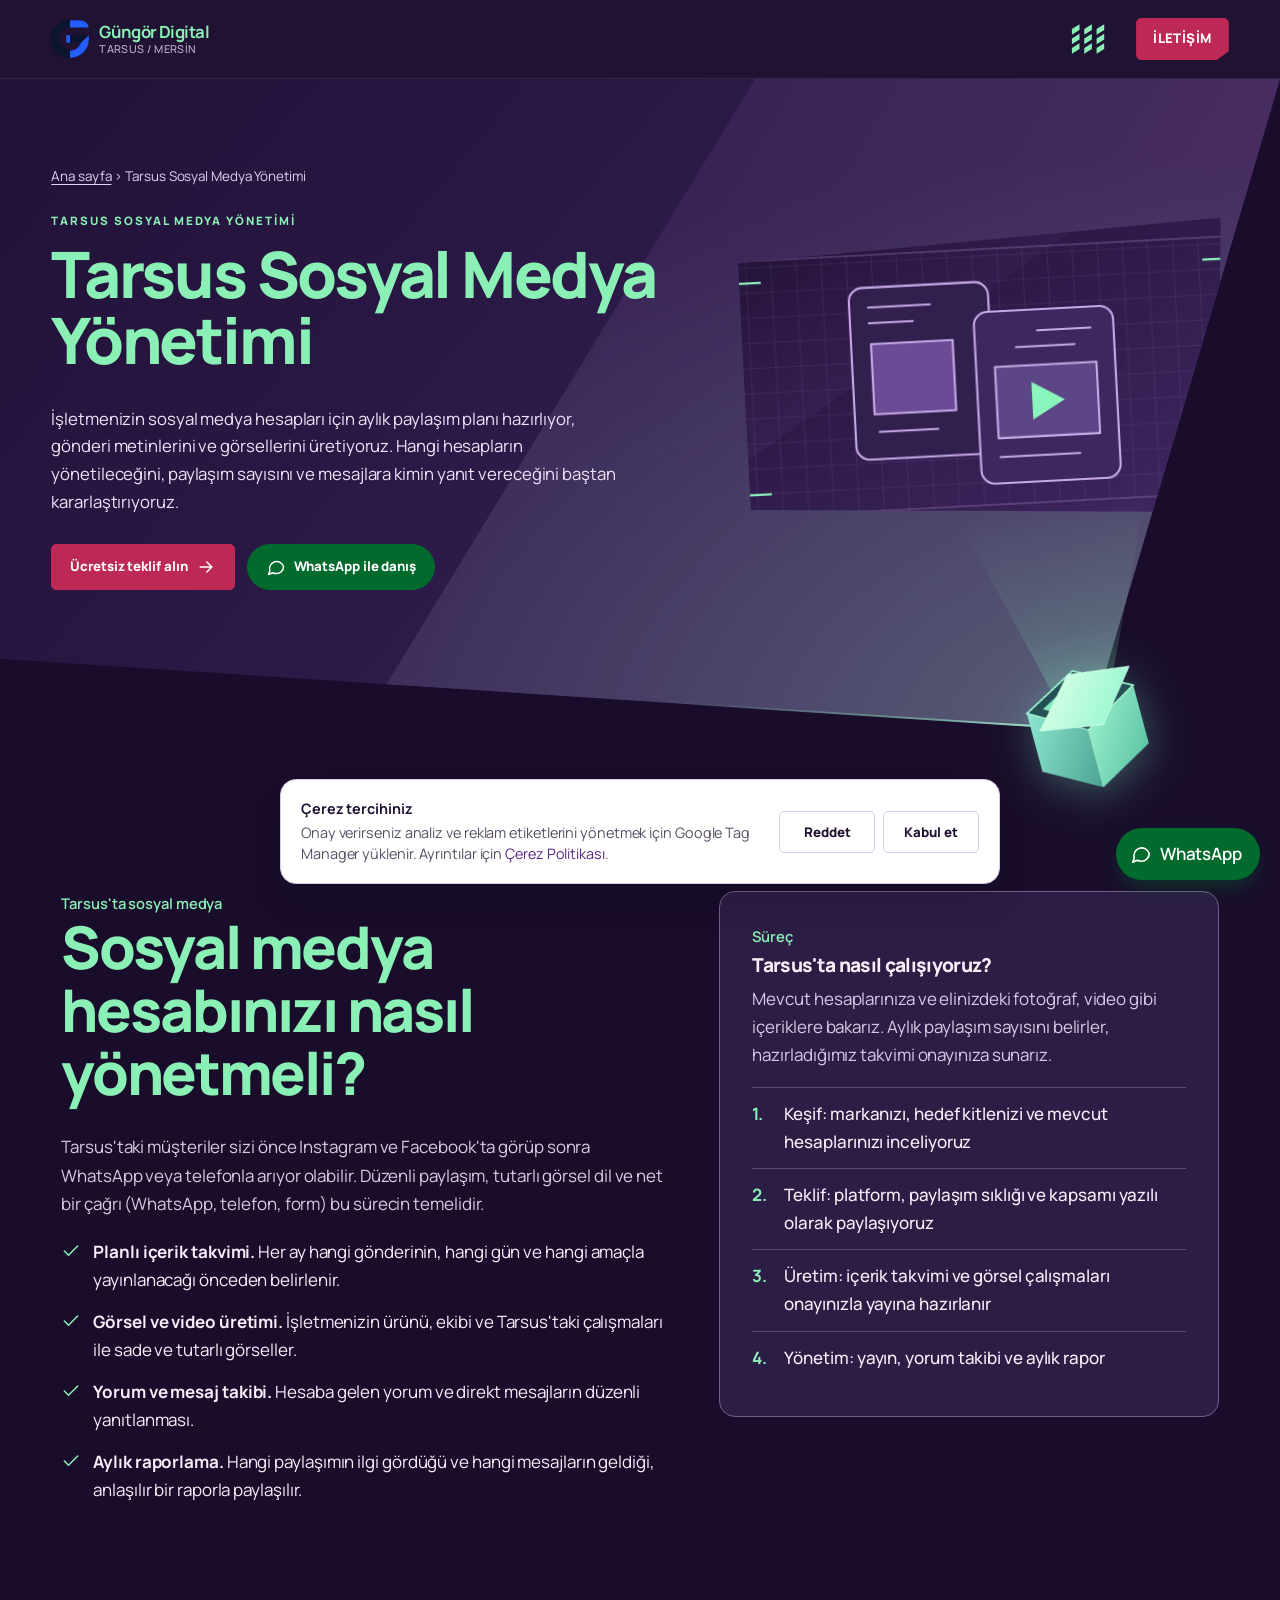
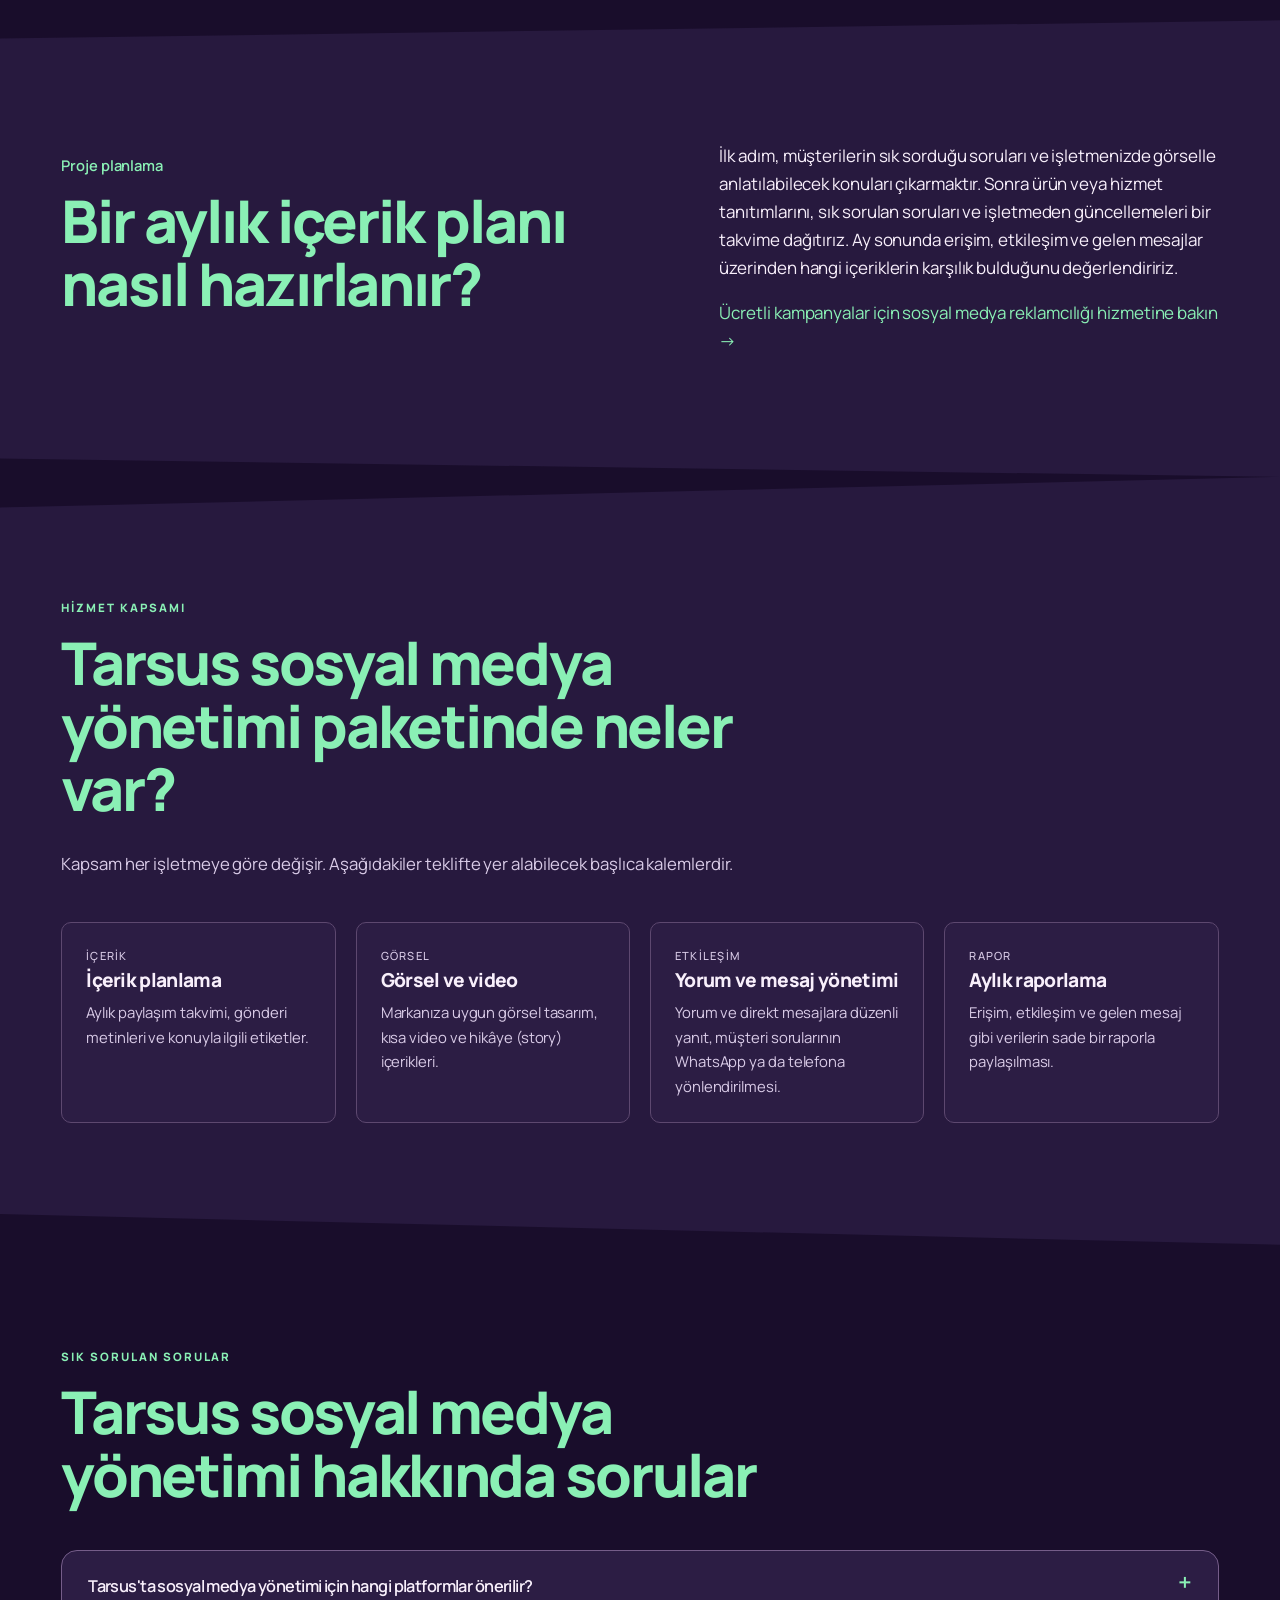
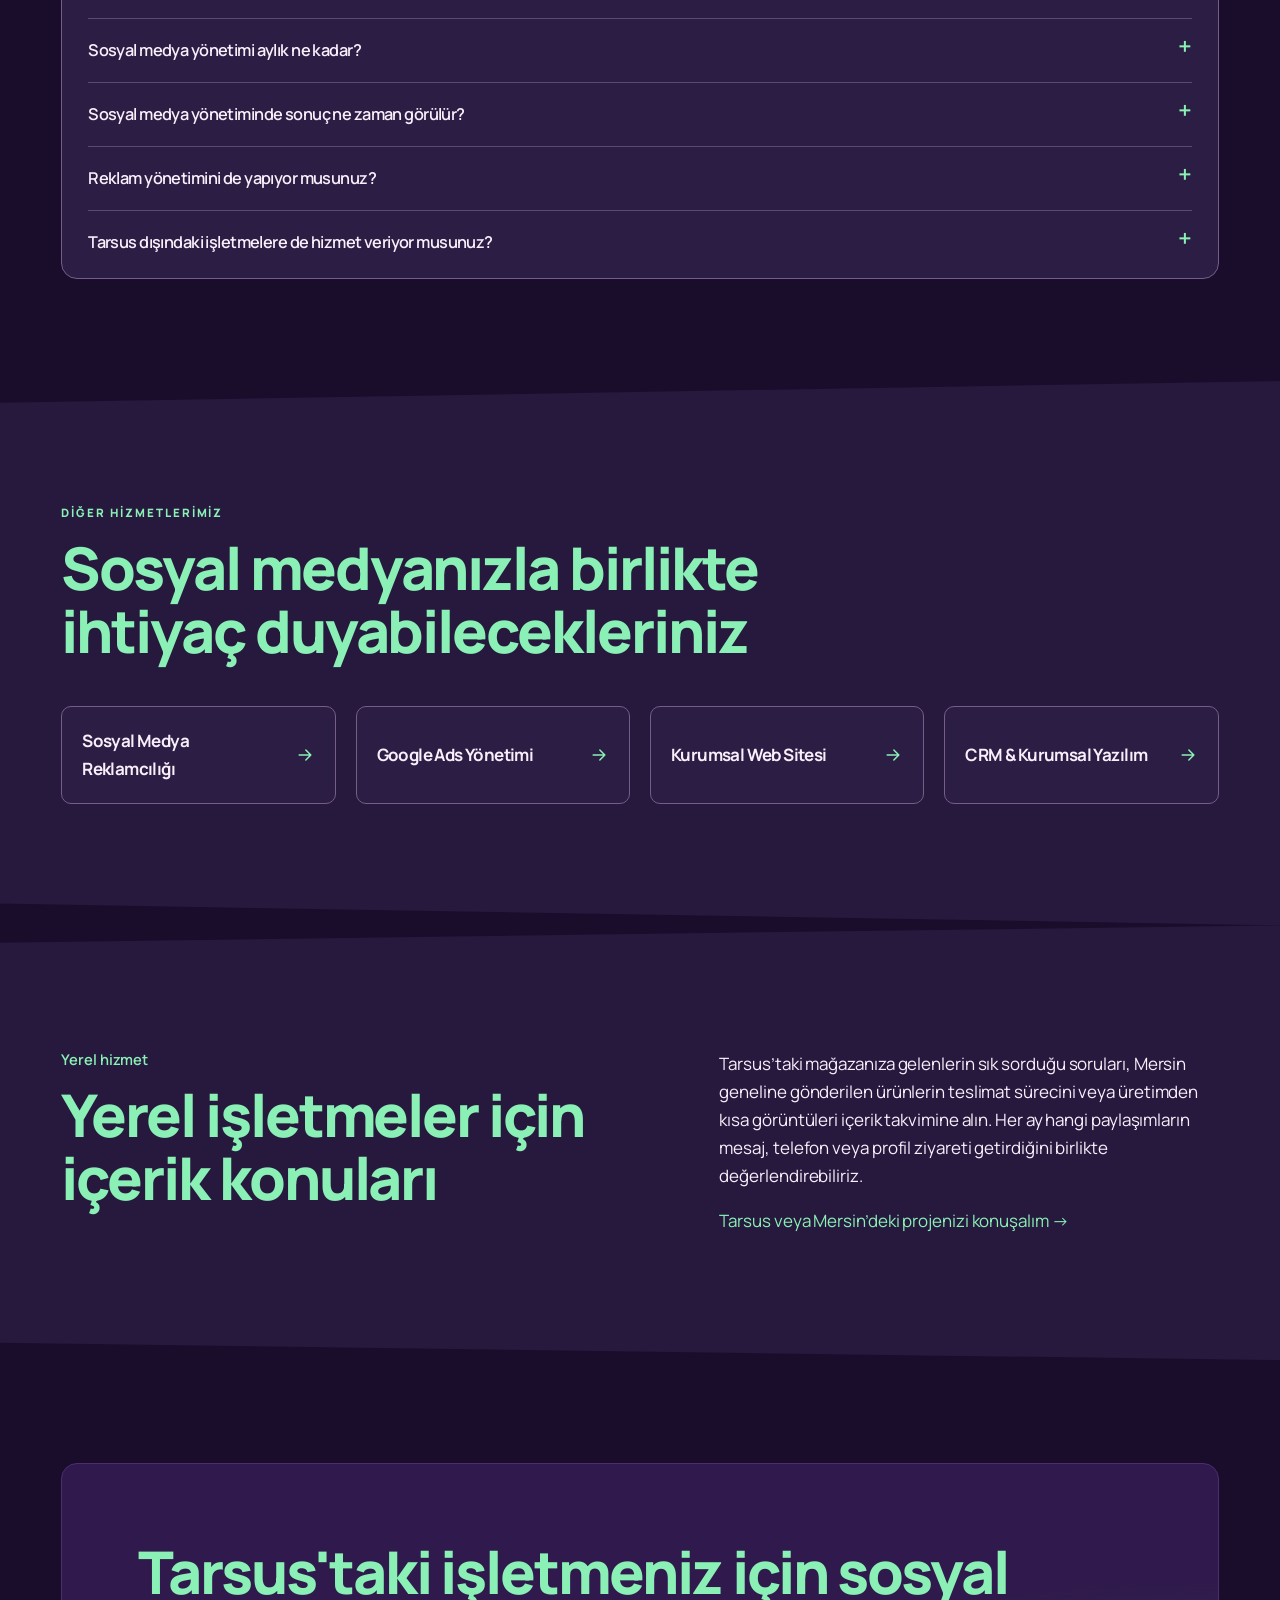
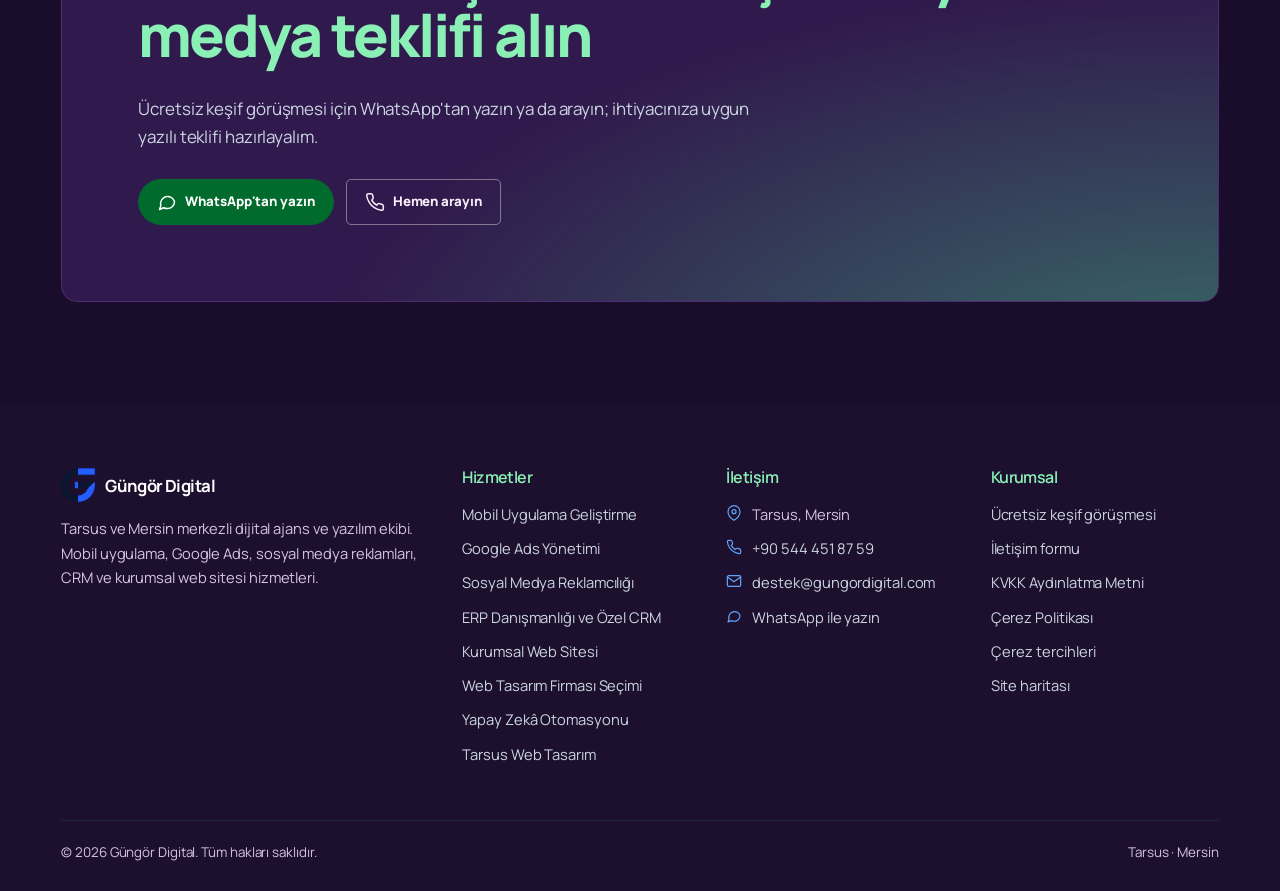
<file: tarsus-sosyal-medya-yonetimi.html>
<!doctype html>
<html lang="tr-TR">
<head>
<meta charset="utf-8">
<meta name="google-site-verification" content="k1yBXpzhwBnbhdokewDQdq4VgAo1lMGQT7mjPiqqTH0">
<meta name="viewport" content="width=device-width,initial-scale=1,viewport-fit=cover">
<title>Tarsus ve Mersin Sosyal Medya Yönetimi | Güngör Digital</title>
<meta name="description" content="Tarsus ve Mersin’de işletmeler için sosyal medya yönetimi. İçerik takvimi, görsel üretim, yayın planı ve aylık performans raporlaması.">
<meta name="robots" content="index,follow,max-image-preview:large,max-snippet:-1">
<meta name="author" content="Güngör Digital">
<meta name="geo.region" content="TR-33">
<meta name="geo.placename" content="Tarsus, Mersin">
<link rel="canonical" href="https://tarsus.gungordigital.com/tarsus-sosyal-medya-yonetimi.html">
<link rel="alternate" hreflang="tr-TR" href="https://tarsus.gungordigital.com/tarsus-sosyal-medya-yonetimi.html">
<link rel="alternate" hreflang="x-default" href="https://tarsus.gungordigital.com/tarsus-sosyal-medya-yonetimi.html">
<meta property="og:type" content="website">
<meta property="og:site_name" content="Güngör Digital">
<meta property="og:locale" content="tr_TR">
<meta property="og:title" content="Tarsus ve Mersin Sosyal Medya Yönetimi | Güngör Digital">
<meta property="og:description" content="Tarsus ve Mersin’de işletmeler için sosyal medya yönetimi. İçerik takvimi, görsel üretim, yayın planı ve aylık performans raporlaması.">
<meta property="og:url" content="https://tarsus.gungordigital.com/tarsus-sosyal-medya-yonetimi.html">
<meta property="og:image" content="https://tarsus.gungordigital.com/assets/logo.png">
<meta name="twitter:card" content="summary">
<meta name="twitter:title" content="Tarsus ve Mersin Sosyal Medya Yönetimi | Güngör Digital">
<meta name="twitter:description" content="Tarsus ve Mersin’de işletmeler için sosyal medya yönetimi. İçerik takvimi, görsel üretim, yayın planı ve aylık performans raporlaması.">
<meta name="theme-color" content="#211134">
<link rel="icon" href="/assets/favicon.svg" type="image/svg+xml">
<link rel="icon" href="/assets/logo.png" type="image/png">
<link rel="apple-touch-icon" href="/assets/logo.png">
<link rel="preconnect" href="https://fonts.googleapis.com">
<link rel="preconnect" href="https://fonts.gstatic.com" crossorigin>
<link href="https://fonts.googleapis.com/css2?family=Manrope:wght@400;500;600;700;800&amp;display=swap" rel="stylesheet">
<link rel="stylesheet" href="/assets/style.css?v=kupu-menu">
<script type="application/ld+json">{"@context": "https://schema.org", "@type": "ProfessionalService", "@id": "https://tarsus.gungordigital.com/#business", "name": "Güngör Digital", "url": "https://tarsus.gungordigital.com/", "logo": "https://tarsus.gungordigital.com/assets/logo.png", "telephone": "+905444518759", "email": "destek@gungordigital.com", "address": {"@type": "PostalAddress", "addressLocality": "Tarsus", "addressRegion": "Mersin", "addressCountry": "TR"}, "areaServed": [{"@type": "City", "name": "Tarsus"}, {"@type": "AdministrativeArea", "name": "Mersin"}], "availableLanguage": "Turkish", "knowsAbout": ["Web tasarım", "Kurumsal web sitesi", "Yerel SEO", "Mobil uygulama geliştirme", "Google Ads", "CRM yazılımı", "ERP danışmanlığı", "Yapay zekâ ve iş süreci otomasyonu", "Sosyal medya yönetimi", "Oyun geliştirme"]}</script>
<script type="application/ld+json">{"@context": "https://schema.org", "@type": "WebPage", "name": "Tarsus ve Mersin Sosyal Medya Yönetimi | Güngör Digital", "url": "https://tarsus.gungordigital.com/tarsus-sosyal-medya-yonetimi.html", "inLanguage": "tr-TR", "about": {"@type": "Thing", "name": "Tarsus sosyal medya yönetimi"}, "isPartOf": {"@id": "https://tarsus.gungordigital.com/#website"}, "@id": "https://tarsus.gungordigital.com/tarsus-sosyal-medya-yonetimi.html#webpage", "description": "Tarsus ve Mersin’de işletmeler için sosyal medya yönetimi. İçerik takvimi, görsel üretim, yayın planı ve aylık performans raporlaması.", "mainEntity": {"@id": "https://tarsus.gungordigital.com/tarsus-sosyal-medya-yonetimi.html#service"}}</script>
<script type="application/ld+json">{"@context": "https://schema.org", "@type": "Service", "name": "Tarsus Sosyal Medya Yönetimi", "description": "Tarsus ve Mersin’de işletmeler için sosyal medya yönetimi. İçerik takvimi, görsel üretim, yayın planı ve aylık performans raporlaması.", "serviceType": "Sosyal Medya Yönetimi", "provider": {"@id": "https://tarsus.gungordigital.com/#business"}, "areaServed": [{"@type": "City", "name": "Tarsus"}, {"@type": "AdministrativeArea", "name": "Mersin"}], "@id": "https://tarsus.gungordigital.com/tarsus-sosyal-medya-yonetimi.html#service", "mainEntityOfPage": {"@id": "https://tarsus.gungordigital.com/tarsus-sosyal-medya-yonetimi.html#webpage"}}</script>
<script type="application/ld+json">{"@context": "https://schema.org", "@type": "BreadcrumbList", "itemListElement": [{"@type": "ListItem", "position": 1, "name": "Ana sayfa", "item": "https://tarsus.gungordigital.com/"}, {"@type": "ListItem", "position": 2, "name": "Tarsus Sosyal Medya Yönetimi", "item": "https://tarsus.gungordigital.com/tarsus-sosyal-medya-yonetimi.html"}]}</script>
<script type="application/ld+json">{"@context": "https://schema.org", "@type": "FAQPage", "mainEntity": [{"@type": "Question", "name": "Tarsus'ta sosyal medya yönetimi için hangi platformlar önerilir?", "acceptedAnswer": {"@type": "Answer", "text": "Sektörünüze ve müşteri profilinize bağlıdır. Yerel müşteriler için çoğunlukla Instagram ve Facebook, genç kitle için TikTok, kurumsal ve B2B işler için LinkedIn öne çıkar. Keşif görüşmesinde hangi platformun size uygun olduğunu birlikte belirleriz."}}, {"@type": "Question", "name": "Sosyal medya yönetimi aylık ne kadar?", "acceptedAnswer": {"@type": "Answer", "text": "Sabit paket fiyatı yerine platform sayısı, paylaşım sıklığı ve üretilecek içeriğe göre yazılı teklif hazırlıyoruz. Ücretsiz keşif görüşmesinde kapsamı birlikte netleştiriyoruz."}}, {"@type": "Question", "name": "Sosyal medya yönetiminde sonuç ne zaman görülür?", "acceptedAnswer": {"@type": "Answer", "text": "Sonuç; sektör, rekabet ve paylaşım düzenine bağlıdır. Hangi değişimin ne zaman beklenebileceğini teklif aşamasında konuşuruz. Belirli bir takipçi ya da satış artışını garanti etmiyoruz."}}, {"@type": "Question", "name": "Reklam yönetimini de yapıyor musunuz?", "acceptedAnswer": {"@type": "Answer", "text": "Evet. Meta (Facebook ve Instagram) ve TikTok reklamlarını sosyal medya yönetimi kapsamında veya ayrı bir paket olarak yönetebiliriz. Ayrıntı için sosyal medya reklamcılığı sayfamıza bakabilirsiniz."}}, {"@type": "Question", "name": "Tarsus dışındaki işletmelere de hizmet veriyor musunuz?", "acceptedAnswer": {"@type": "Answer", "text": "Merkezimiz Tarsus'tadır. Tarsus ve Mersin'de yüz yüze, diğer bölgelerde ise online çalışıyoruz."}}]}</script>
<template id="gd-gtm-source">
<script async src="https://www.googletagmanager.com/gtm.js?id=GTM-NLWD7CCN"></script>
</template>
<script>
  window.dataLayer = window.dataLayer || [];
  function gtag(){dataLayer.push(arguments);}
  gtag('js', new Date());
</script>
</head>
<body>
<a class="skip" href="#main">İçeriğe geç</a>
<header class="site-header">
<div class="wrap nav">
<a class="logo" href="/" aria-label="Güngör Digital - Ana sayfa"><img src="/assets/logo.png" alt="Güngör Digital logosu" width="38" height="38"><span class="logo-t"><b>Güngör Digital</b><small>TARSUS / MERSİN</small></span></a>
<nav class="menu-overlay" id="menu" aria-label="Ana menü" hidden>
<div class="menu-inner wrap">
<ul class="menu-links"><li><a href="/">Ana Sayfa</a></li><li><a href="/#hizmetler">Uzmanlık</a><ul class="menu-services"><li><a href="/crm-ve-kurumsal-yazilim.html">ERP Danışmanlığı ve CRM</a></li><li><a href="/yapay-zeka-otomasyonu.html">Yapay Zekâ Otomasyonu</a></li><li><a href="/mobil-uygulama-gelistirme.html">Mobil Uygulama</a></li><li><a href="/google-ads-yonetimi.html">Google Reklamları</a></li><li><a href="/kurumsal-web-sitesi.html">Kurumsal Web</a></li><li><a href="/tarsus-web-tasarim.html">Tarsus Web Tasarım</a></li><li><a href="/tarsus-web-tasarim-firmalari.html">Web Tasarım Firması Seçimi</a></li><li><a href="/sosyal-medya-reklamciligi.html">Sosyal Medya Reklamları</a></li><li><a href="/tarsus-sosyal-medya-yonetimi.html" aria-current="page">Sosyal Medya Yönetimi</a></li><li><a href="/iletisim.html#oyun-gelistirme">Oyun Geliştirme</a></li></ul></li><li><a href="/#yaklasim">Yaklaşım</a></li><li><a href="/#hakkimizda">Hakkımızda</a></li><li><a href="/iletisim.html">İletişim</a></li></ul>
<div class="menu-visual" aria-hidden="true">
  <img src="/assets/uretim-sahasi.jpg" alt="" width="1500" height="844" loading="lazy" decoding="async">
  <img src="/assets/robot-kalite.jpg" alt="" width="1450" height="816" loading="lazy" decoding="async">
</div>
</div>
</nav>
<div class="nav-right">
<a class="btn btn-wa btn-sm hide-m" href="https://wa.me/905444518759" rel="noopener"><svg class="ic" viewBox="0 0 24 24" fill="none" stroke="currentColor" stroke-width="1.8" stroke-linecap="round" stroke-linejoin="round" aria-hidden="true"><path d="M21 11.5a8.4 8.4 0 0 1-9 8.4 8.6 8.6 0 0 1-4-1L3 21l1.6-4.6A8.4 8.4 0 1 1 21 11.5z"/></svg>WhatsApp</a>
<a class="btn btn-primary btn-sm" href="/iletisim.html">İletişim <svg class="ic" viewBox="0 0 24 24" fill="none" stroke="currentColor" stroke-width="1.8" stroke-linecap="round" stroke-linejoin="round" aria-hidden="true"><path d="M5 12h14M13 6l6 6-6 6"/></svg></a>
<button class="nav-toggle" type="button" aria-label="Menüyü aç" aria-expanded="false" aria-controls="menu">
<svg class="nav-grid-icon" viewBox="0 0 40 36" aria-hidden="true">
<path fill="currentColor" d="M2 7l8-5v6l-8 5zm13 0l8-5v6l-8 5zm13 0l8-5v6l-8 5zM2 17l8-5v6l-8 5zm13 0l8-5v6l-8 5zm13 0l8-5v6l-8 5zM2 27l8-5v6l-8 5zm13 0l8-5v6l-8 5zm13 0l8-5v6l-8 5z"/>
</svg>
<svg class="nav-close-icon" viewBox="0 0 40 36" aria-hidden="true"><path fill="currentColor" d="m3 3 10 6v6L3 9zm33 0v6l-10 6V9zM3 32v-6l10-6v6zm33 0-10-6v-6l10 6zM16 15h7v6h-7z"/></svg>
</button>
</div>
</div>
</header>
<main id="main">
<div class="page-hero-shell">
<section class="hero-light">
<div class="wrap page-hero"><div>
<nav class="crumbs" aria-label="Konum"><a href="/">Ana sayfa</a> &rsaquo; Tarsus Sosyal Medya Yönetimi</nav>
<span class="label">Tarsus sosyal medya yönetimi</span>
<h1 style="margin-top:8px">Tarsus Sosyal Medya Yönetimi</h1>
<p class="lead">İşletmenizin sosyal medya hesapları için aylık paylaşım planı hazırlıyor, gönderi metinlerini ve görsellerini üretiyoruz. Hangi hesapların yönetileceğini, paylaşım sayısını ve mesajlara kimin yanıt vereceğini baştan kararlaştırıyoruz.</p>
<div class="btns">
<a class="btn btn-primary" href="/iletisim.html">Ücretsiz teklif alın <svg class="ic" viewBox="0 0 24 24" fill="none" stroke="currentColor" stroke-width="1.8" stroke-linecap="round" stroke-linejoin="round" aria-hidden="true"><path d="M5 12h14M13 6l6 6-6 6"/></svg></a>
<a class="btn btn-wa" href="https://wa.me/905444518759" rel="noopener"><svg class="ic" viewBox="0 0 24 24" fill="none" stroke="currentColor" stroke-width="1.8" stroke-linecap="round" stroke-linejoin="round" aria-hidden="true"><path d="M21 11.5a8.4 8.4 0 0 1-9 8.4 8.6 8.6 0 0 1-4-1L3 21l1.6-4.6A8.4 8.4 0 1 1 21 11.5z"/></svg>WhatsApp ile danış</a>
</div>
</div>
<img class="page-art" src="/assets/hizmet-sosyal.svg" width="544" height="280" alt="Planlı sosyal medya paylaşımları için görsel ve video içerik" decoding="async">
</div>
</section>
<div class="page-cube" aria-hidden="true"><img src="/assets/projeksiyon-kupu.svg" alt="" width="100" height="100" decoding="async"></div>
</div>
<section class="section"><div class="wrap split">
<div>
<div class="label">Tarsus'ta sosyal medya</div>
<h2>Sosyal medya hesabınızı nasıl yönetmeli?</h2>
<p class="muted">Tarsus'taki müşteriler sizi önce Instagram ve Facebook'ta görüp sonra WhatsApp veya telefonla arıyor olabilir. Düzenli paylaşım, tutarlı görsel dil ve net bir çağrı (WhatsApp, telefon, form) bu sürecin temelidir.</p>
<ul class="checks" style="margin-top:20px">
<li><svg class="ic" viewBox="0 0 24 24" fill="none" stroke="currentColor" stroke-width="1.8" stroke-linecap="round" stroke-linejoin="round" aria-hidden="true"><path d="M20 6 9 17l-5-5"/></svg><span><strong>Planlı içerik takvimi.</strong> Her ay hangi gönderinin, hangi gün ve hangi amaçla yayınlanacağı önceden belirlenir.</span></li>
<li><svg class="ic" viewBox="0 0 24 24" fill="none" stroke="currentColor" stroke-width="1.8" stroke-linecap="round" stroke-linejoin="round" aria-hidden="true"><path d="M20 6 9 17l-5-5"/></svg><span><strong>Görsel ve video üretimi.</strong> İşletmenizin ürünü, ekibi ve Tarsus'taki çalışmaları ile sade ve tutarlı görseller.</span></li>
<li><svg class="ic" viewBox="0 0 24 24" fill="none" stroke="currentColor" stroke-width="1.8" stroke-linecap="round" stroke-linejoin="round" aria-hidden="true"><path d="M20 6 9 17l-5-5"/></svg><span><strong>Yorum ve mesaj takibi.</strong> Hesaba gelen yorum ve direkt mesajların düzenli yanıtlanması.</span></li>
<li><svg class="ic" viewBox="0 0 24 24" fill="none" stroke="currentColor" stroke-width="1.8" stroke-linecap="round" stroke-linejoin="round" aria-hidden="true"><path d="M20 6 9 17l-5-5"/></svg><span><strong>Aylık raporlama.</strong> Hangi paylaşımın ilgi gördüğü ve hangi mesajların geldiği, anlaşılır bir raporla paylaşılır.</span></li>
</ul>
</div>
<aside class="panel">
<div class="label">Süreç</div>
<h3 style="margin-top:6px">Tarsus'ta nasıl çalışıyoruz?</h3>
<p>Mevcut hesaplarınıza ve elinizdeki fotoğraf, video gibi içeriklere bakarız. Aylık paylaşım sayısını belirler, hazırladığımız takvimi onayınıza sunarız.</p>
<ol class="steps"><li>Keşif: markanızı, hedef kitlenizi ve mevcut hesaplarınızı inceliyoruz</li><li>Teklif: platform, paylaşım sıklığı ve kapsamı yazılı olarak paylaşıyoruz</li><li>Üretim: içerik takvimi ve görsel çalışmaları onayınızla yayına hazırlanır</li><li>Yönetim: yayın, yorum takibi ve aylık rapor</li></ol>
</aside>
</div></section>
<section class="section alt editorial-intro"><div class="wrap split">
<div><div class="label">Proje planlama</div><h2>Bir aylık içerik planı nasıl hazırlanır?</h2></div>
<div><p>İlk adım, müşterilerin sık sorduğu soruları ve işletmenizde görselle anlatılabilecek konuları çıkarmaktır. Sonra ürün veya hizmet tanıtımlarını, sık sorulan soruları ve işletmeden güncellemeleri bir takvime dağıtırız. Ay sonunda erişim, etkileşim ve gelen mesajlar üzerinden hangi içeriklerin karşılık bulduğunu değerlendiririz.</p><a href="/sosyal-medya-reklamciligi.html">Ücretli kampanyalar için sosyal medya reklamcılığı hizmetine bakın →</a></div>
</div></section>

<section class="section alt"><div class="wrap">
<div class="section-head"><div class="label">Hizmet kapsamı</div><h2>Tarsus sosyal medya yönetimi paketinde neler var?</h2><p>Kapsam her işletmeye göre değişir. Aşağıdakiler teklifte yer alabilecek başlıca kalemlerdir.</p></div>
<div class="grid">
<div class="card"><span class="tagchip">İçerik</span><h3>İçerik planlama</h3><p>Aylık paylaşım takvimi, gönderi metinleri ve konuyla ilgili etiketler.</p></div>
<div class="card"><span class="tagchip">Görsel</span><h3>Görsel ve video</h3><p>Markanıza uygun görsel tasarım, kısa video ve hikâye (story) içerikleri.</p></div>
<div class="card"><span class="tagchip">Etkileşim</span><h3>Yorum ve mesaj yönetimi</h3><p>Yorum ve direkt mesajlara düzenli yanıt, müşteri sorularının WhatsApp ya da telefona yönlendirilmesi.</p></div>
<div class="card"><span class="tagchip">Rapor</span><h3>Aylık raporlama</h3><p>Erişim, etkileşim ve gelen mesaj gibi verilerin sade bir raporla paylaşılması.</p></div>
</div>
</div></section>
<section class="section"><div class="wrap">
<div class="section-head"><div class="label">Sık sorulan sorular</div><h2>Tarsus sosyal medya yönetimi hakkında sorular</h2></div>
<div class="faq-acc">
<details><summary>Tarsus'ta sosyal medya yönetimi için hangi platformlar önerilir?</summary><p>Sektörünüze ve müşteri profilinize bağlıdır. Yerel müşteriler için çoğunlukla Instagram ve Facebook, genç kitle için TikTok, kurumsal ve B2B işler için LinkedIn öne çıkar. Keşif görüşmesinde hangi platformun size uygun olduğunu birlikte belirleriz.</p></details>
<details><summary>Sosyal medya yönetimi aylık ne kadar?</summary><p>Sabit paket fiyatı yerine platform sayısı, paylaşım sıklığı ve üretilecek içeriğe göre yazılı teklif hazırlıyoruz. Ücretsiz keşif görüşmesinde kapsamı birlikte netleştiriyoruz.</p></details>
<details><summary>Sosyal medya yönetiminde sonuç ne zaman görülür?</summary><p>Sonuç; sektör, rekabet ve paylaşım düzenine bağlıdır. Hangi değişimin ne zaman beklenebileceğini teklif aşamasında konuşuruz. Belirli bir takipçi ya da satış artışını garanti etmiyoruz.</p></details>
<details><summary>Reklam yönetimini de yapıyor musunuz?</summary><p>Evet. Meta (Facebook ve Instagram) ve TikTok reklamlarını sosyal medya yönetimi kapsamında veya ayrı bir paket olarak yönetebiliriz. Ayrıntı için sosyal medya reklamcılığı sayfamıza bakabilirsiniz.</p></details>
<details><summary>Tarsus dışındaki işletmelere de hizmet veriyor musunuz?</summary><p>Merkezimiz Tarsus'tadır. Tarsus ve Mersin'de yüz yüze, diğer bölgelerde ise online çalışıyoruz.</p></details>
</div>
</div></section>
<section class="section alt"><div class="wrap">
<div class="section-head"><div class="label">Diğer hizmetlerimiz</div><h2>Sosyal medyanızla birlikte ihtiyaç duyabilecekleriniz</h2></div>
<div class="grid"><a class="svc-link" href="/sosyal-medya-reklamciligi.html"><b>Sosyal Medya Reklamcılığı</b><svg class="ic" viewBox="0 0 24 24" fill="none" stroke="currentColor" stroke-width="1.8" stroke-linecap="round" stroke-linejoin="round" aria-hidden="true"><path d="M5 12h14M13 6l6 6-6 6"/></svg></a><a class="svc-link" href="/google-ads-yonetimi.html"><b>Google Ads Yönetimi</b><svg class="ic" viewBox="0 0 24 24" fill="none" stroke="currentColor" stroke-width="1.8" stroke-linecap="round" stroke-linejoin="round" aria-hidden="true"><path d="M5 12h14M13 6l6 6-6 6"/></svg></a><a class="svc-link" href="/kurumsal-web-sitesi.html"><b>Kurumsal Web Sitesi</b><svg class="ic" viewBox="0 0 24 24" fill="none" stroke="currentColor" stroke-width="1.8" stroke-linecap="round" stroke-linejoin="round" aria-hidden="true"><path d="M5 12h14M13 6l6 6-6 6"/></svg></a><a class="svc-link" href="/crm-ve-kurumsal-yazilim.html"><b>CRM & Kurumsal Yazılım</b><svg class="ic" viewBox="0 0 24 24" fill="none" stroke="currentColor" stroke-width="1.8" stroke-linecap="round" stroke-linejoin="round" aria-hidden="true"><path d="M5 12h14M13 6l6 6-6 6"/></svg></a></div>
</div></section>
<section class="section alt editorial-intro"><div class="wrap split">
<div><div class="label">Yerel hizmet</div><h2>Yerel işletmeler için içerik konuları</h2></div>
<div><p>Tarsus’taki mağazanıza gelenlerin sık sorduğu soruları, Mersin geneline gönderilen ürünlerin teslimat sürecini veya üretimden kısa görüntüleri içerik takvimine alın. Her ay hangi paylaşımların mesaj, telefon veya profil ziyareti getirdiğini birlikte değerlendirebiliriz.</p><a href="/iletisim.html">Tarsus veya Mersin’deki projenizi konuşalım →</a></div>
</div></section>
<section class="section"><div class="wrap"><div class="cta">
<h2>Tarsus'taki işletmeniz için sosyal medya teklifi alın</h2>
<p>Ücretsiz keşif görüşmesi için WhatsApp'tan yazın ya da arayın; ihtiyacınıza uygun yazılı teklifi hazırlayalım.</p>
<div class="btns">
<a class="btn btn-wa" href="https://wa.me/905444518759" rel="noopener"><svg class="ic" viewBox="0 0 24 24" fill="none" stroke="currentColor" stroke-width="1.8" stroke-linecap="round" stroke-linejoin="round" aria-hidden="true"><path d="M21 11.5a8.4 8.4 0 0 1-9 8.4 8.6 8.6 0 0 1-4-1L3 21l1.6-4.6A8.4 8.4 0 1 1 21 11.5z"/></svg>WhatsApp'tan yazın</a>
<a class="btn btn-outline" href="tel:+905444518759"><svg class="ic" viewBox="0 0 24 24" fill="none" stroke="currentColor" stroke-width="1.8" stroke-linecap="round" stroke-linejoin="round" aria-hidden="true"><path d="M22 16.9v3a2 2 0 0 1-2.2 2 19.8 19.8 0 0 1-8.6-3.1 19.5 19.5 0 0 1-6-6A19.8 19.8 0 0 1 2.1 4.2 2 2 0 0 1 4.1 2h3a2 2 0 0 1 2 1.7c.1.9.4 1.8.7 2.7a2 2 0 0 1-.5 2.1L8 9.8a16 16 0 0 0 6 6l1.3-1.3a2 2 0 0 1 2.1-.5c.9.3 1.8.6 2.7.7a2 2 0 0 1 1.7 2z"/></svg>Hemen arayın</a>
</div>
</div></div></section>
</main>
<footer class="site-footer">
<div class="wrap">
<div class="fgrid">
<div>
<div class="fbrand"><img src="/assets/logo.png" alt="" width="34" height="34"><b>Güngör Digital</b></div>
<p>Tarsus ve Mersin merkezli dijital ajans ve yazılım ekibi. Mobil uygulama, Google Ads, sosyal medya reklamları, CRM ve kurumsal web sitesi hizmetleri.</p>
</div>
<div>
<h3>Hizmetler</h3>
<ul><li><a href="/mobil-uygulama-gelistirme.html">Mobil Uygulama Geliştirme</a></li><li><a href="/google-ads-yonetimi.html">Google Ads Yönetimi</a></li><li><a href="/sosyal-medya-reklamciligi.html">Sosyal Medya Reklamcılığı</a></li><li><a href="/crm-ve-kurumsal-yazilim.html">ERP Danışmanlığı ve Özel CRM</a></li><li><a href="/kurumsal-web-sitesi.html">Kurumsal Web Sitesi</a></li><li><a href="/tarsus-web-tasarim-firmalari.html">Web Tasarım Firması Seçimi</a></li><li><a href="/yapay-zeka-otomasyonu.html">Yapay Zekâ Otomasyonu</a></li>
<li><a href="/tarsus-web-tasarim.html">Tarsus Web Tasarım</a></li></ul>
</div>
<div>
<h3>İletişim</h3>
<ul class="fcontact">
<li><svg class="ic" viewBox="0 0 24 24" fill="none" stroke="currentColor" stroke-width="1.8" stroke-linecap="round" stroke-linejoin="round" aria-hidden="true"><path d="M21 10c0 7-9 13-9 13S3 17 3 10a9 9 0 0 1 18 0z"/><circle cx="12" cy="10" r="3"/></svg><span>Tarsus, Mersin</span></li>
<li><svg class="ic" viewBox="0 0 24 24" fill="none" stroke="currentColor" stroke-width="1.8" stroke-linecap="round" stroke-linejoin="round" aria-hidden="true"><path d="M22 16.9v3a2 2 0 0 1-2.2 2 19.8 19.8 0 0 1-8.6-3.1 19.5 19.5 0 0 1-6-6A19.8 19.8 0 0 1 2.1 4.2 2 2 0 0 1 4.1 2h3a2 2 0 0 1 2 1.7c.1.9.4 1.8.7 2.7a2 2 0 0 1-.5 2.1L8 9.8a16 16 0 0 0 6 6l1.3-1.3a2 2 0 0 1 2.1-.5c.9.3 1.8.6 2.7.7a2 2 0 0 1 1.7 2z"/></svg><a href="tel:+905444518759">+90 544 451 87 59</a></li>
<li><svg class="ic" viewBox="0 0 24 24" fill="none" stroke="currentColor" stroke-width="1.8" stroke-linecap="round" stroke-linejoin="round" aria-hidden="true"><rect x="2" y="4" width="20" height="16" rx="2"/><path d="m22 6-10 7L2 6"/></svg><a href="mailto:destek@gungordigital.com">destek@gungordigital.com</a></li>
<li><svg class="ic" viewBox="0 0 24 24" fill="none" stroke="currentColor" stroke-width="1.8" stroke-linecap="round" stroke-linejoin="round" aria-hidden="true"><path d="M21 11.5a8.4 8.4 0 0 1-9 8.4 8.6 8.6 0 0 1-4-1L3 21l1.6-4.6A8.4 8.4 0 1 1 21 11.5z"/></svg><a href="https://wa.me/905444518759" rel="noopener">WhatsApp ile yazın</a></li>
</ul>
</div>
<div>
<h3>Kurumsal</h3>
<ul>
<li><a href="/iletisim.html">Ücretsiz keşif görüşmesi</a></li>
<li><a href="/iletisim.html">İletişim formu</a></li>
<li><a href="/kvkk.html">KVKK Aydınlatma Metni</a></li><li><a href="/cerez-politikasi.html">Çerez Politikası</a></li><li><button type="button" class="linklike" data-cookie-settings>Çerez tercihleri</button></li><li><a href="/sitemap.xml">Site haritası</a></li>
</ul>
</div>
</div>
<div class="copy"><span>&copy; 2026 Güngör Digital. Tüm hakları saklıdır.</span><span>Tarsus &middot; Mersin</span></div>
</div>
</footer>
<a class="wa-float" href="https://wa.me/905444518759" rel="noopener" aria-label="WhatsApp ile yazın"><svg class="ic" viewBox="0 0 24 24" fill="none" stroke="currentColor" stroke-width="1.8" stroke-linecap="round" stroke-linejoin="round" aria-hidden="true"><path d="M21 11.5a8.4 8.4 0 0 1-9 8.4 8.6 8.6 0 0 1-4-1L3 21l1.6-4.6A8.4 8.4 0 1 1 21 11.5z"/></svg>WhatsApp</a>
<div class="mbar" role="navigation" aria-label="Hızlı iletişim">
<a class="mb-wa" href="https://wa.me/905444518759" rel="noopener"><svg class="ic" viewBox="0 0 24 24" fill="none" stroke="currentColor" stroke-width="1.8" stroke-linecap="round" stroke-linejoin="round" aria-hidden="true"><path d="M21 11.5a8.4 8.4 0 0 1-9 8.4 8.6 8.6 0 0 1-4-1L3 21l1.6-4.6A8.4 8.4 0 1 1 21 11.5z"/></svg>WhatsApp</a>
<a class="mb-call" href="tel:+905444518759"><svg class="ic" viewBox="0 0 24 24" fill="none" stroke="currentColor" stroke-width="1.8" stroke-linecap="round" stroke-linejoin="round" aria-hidden="true"><path d="M22 16.9v3a2 2 0 0 1-2.2 2 19.8 19.8 0 0 1-8.6-3.1 19.5 19.5 0 0 1-6-6A19.8 19.8 0 0 1 2.1 4.2 2 2 0 0 1 4.1 2h3a2 2 0 0 1 2 1.7c.1.9.4 1.8.7 2.7a2 2 0 0 1-.5 2.1L8 9.8a16 16 0 0 0 6 6l1.3-1.3a2 2 0 0 1 2.1-.5c.9.3 1.8.6 2.7.7a2 2 0 0 1 1.7 2z"/></svg>Ara</a>
</div>
<script src="/assets/main.js?v=gtm-2" defer></script>
</body>
</html>
</file>
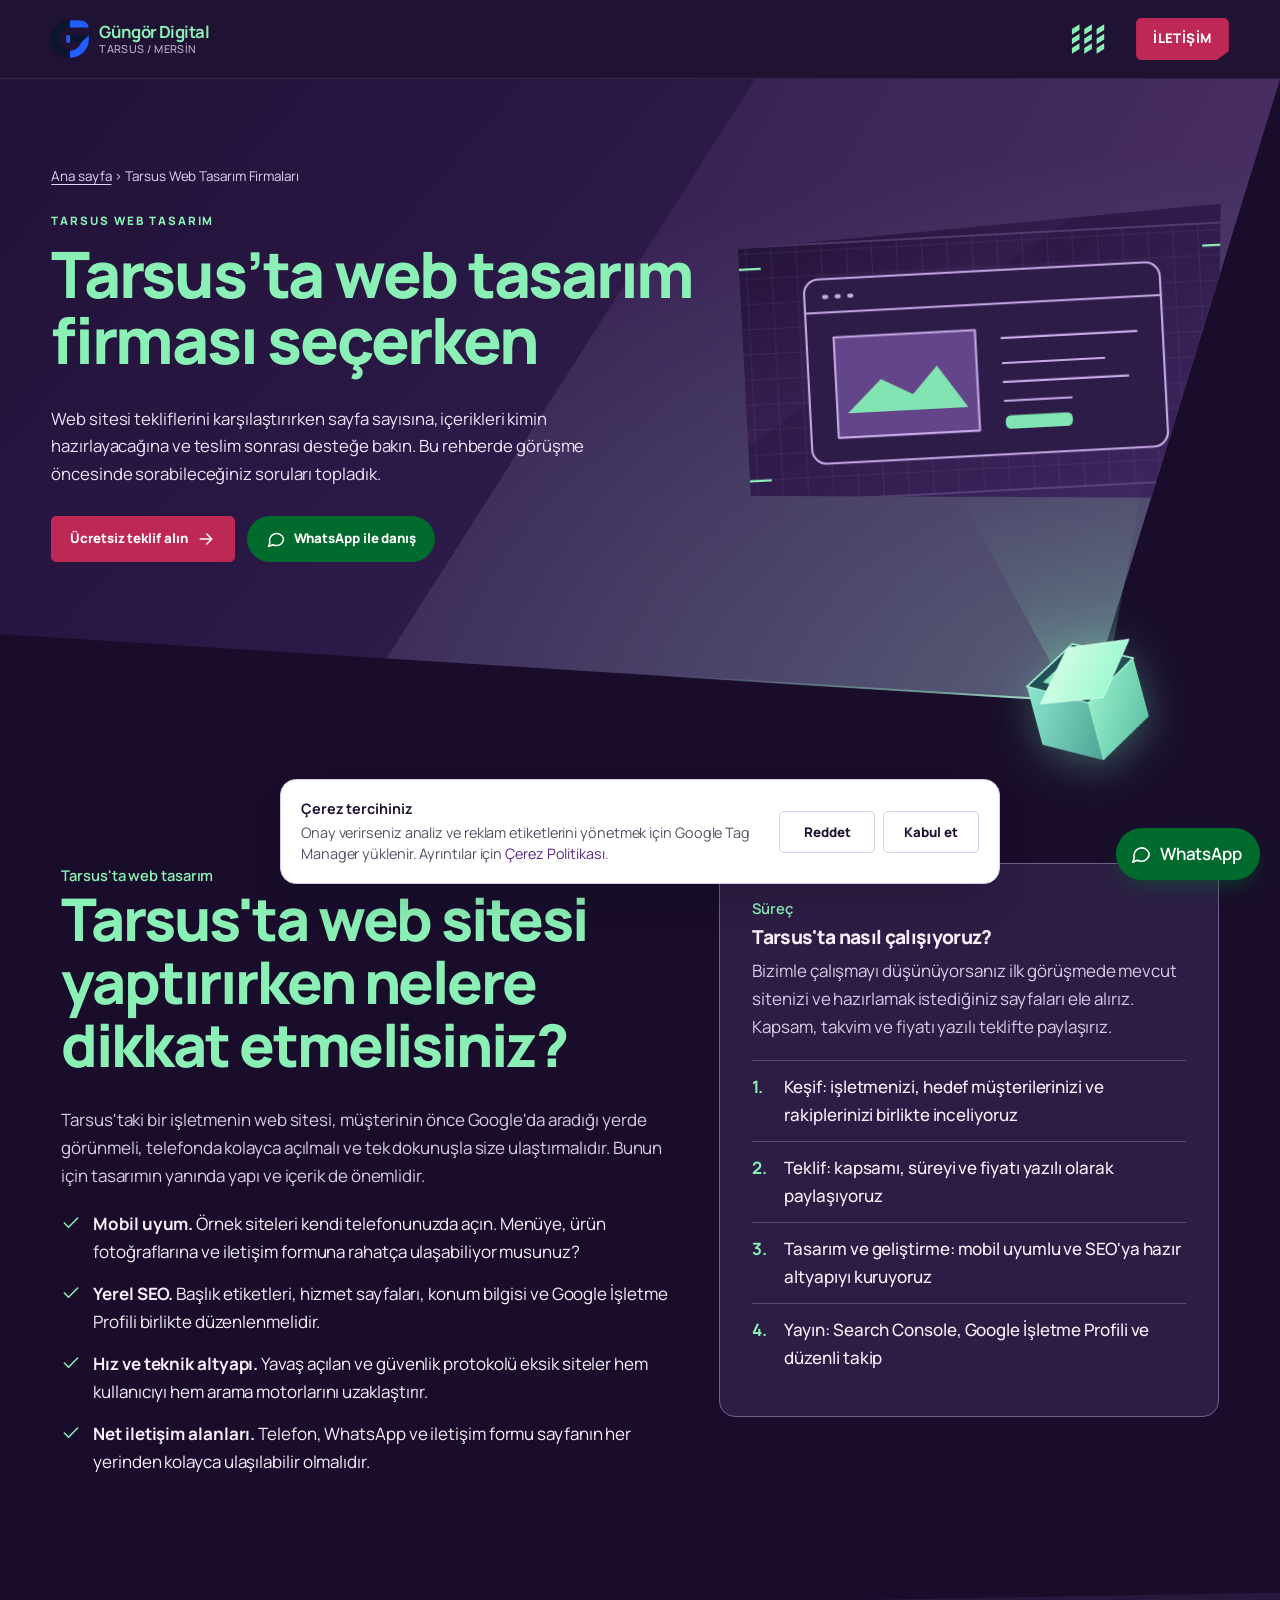
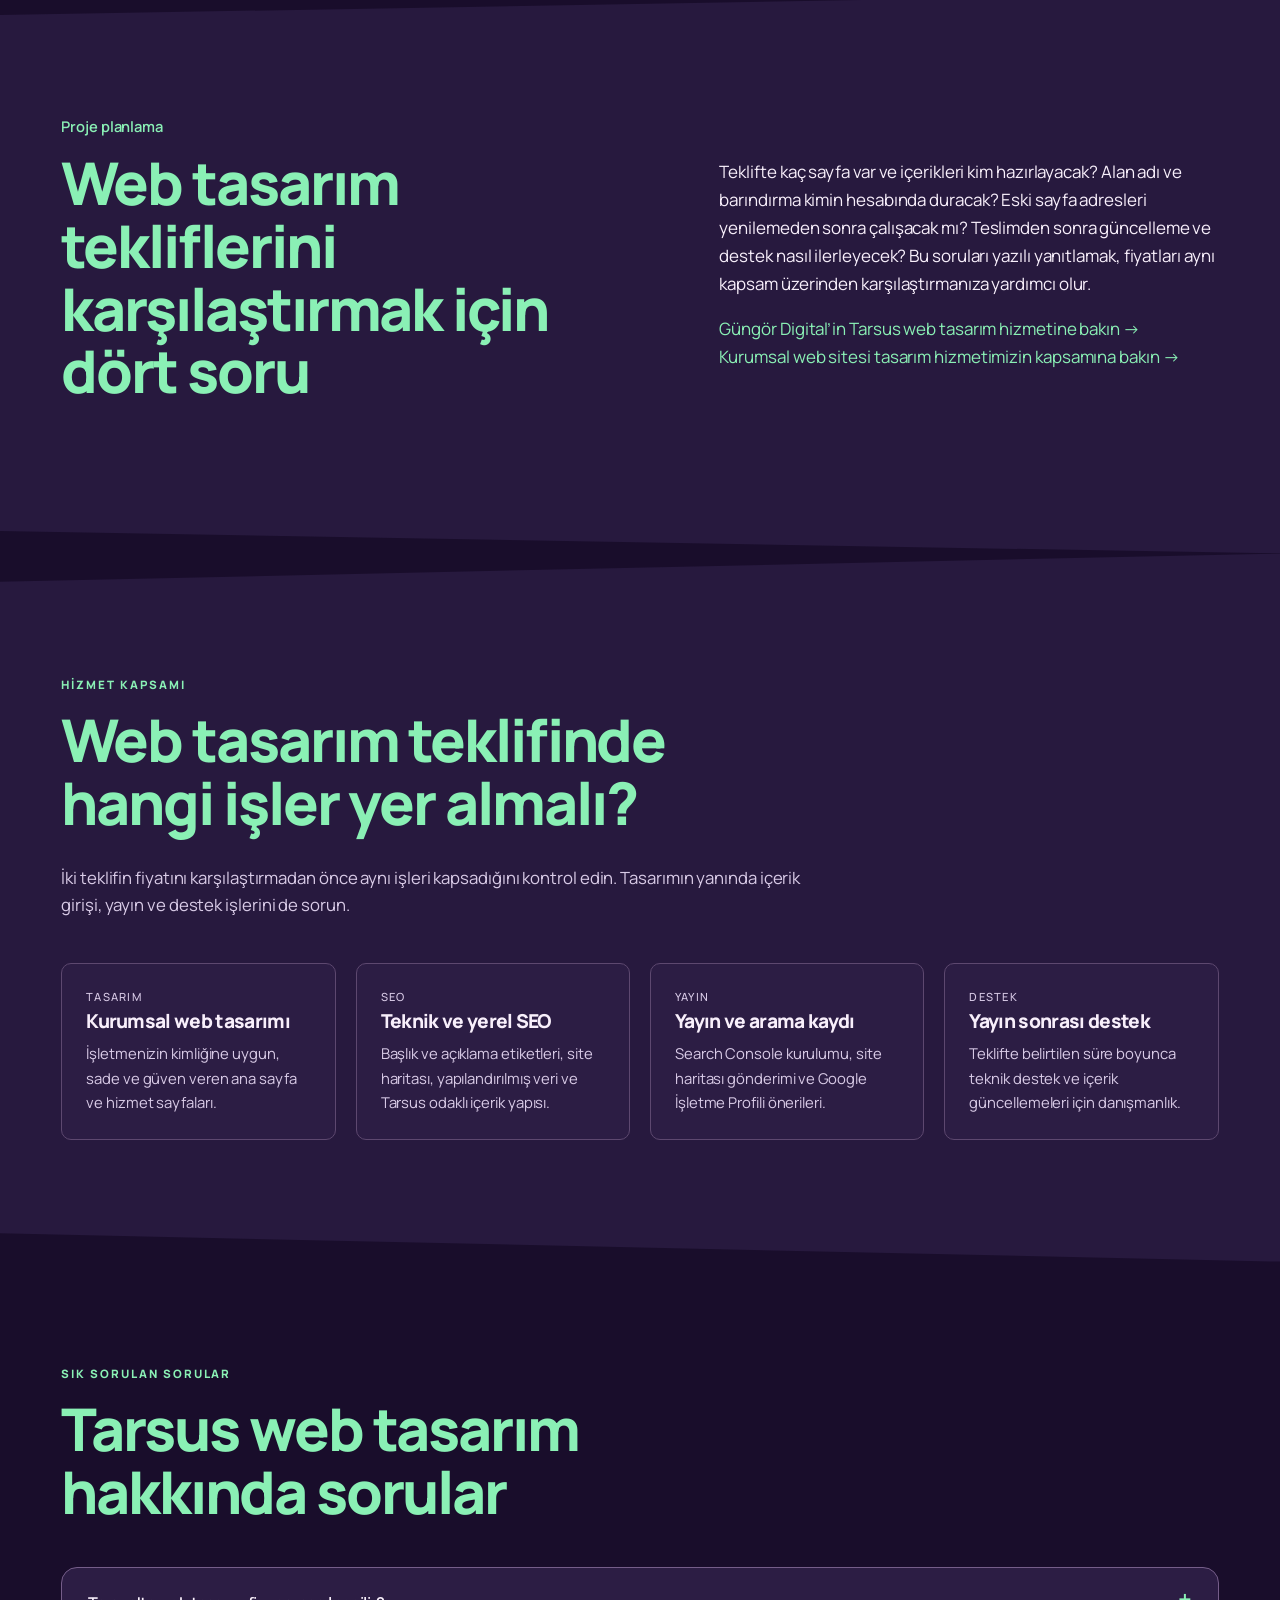
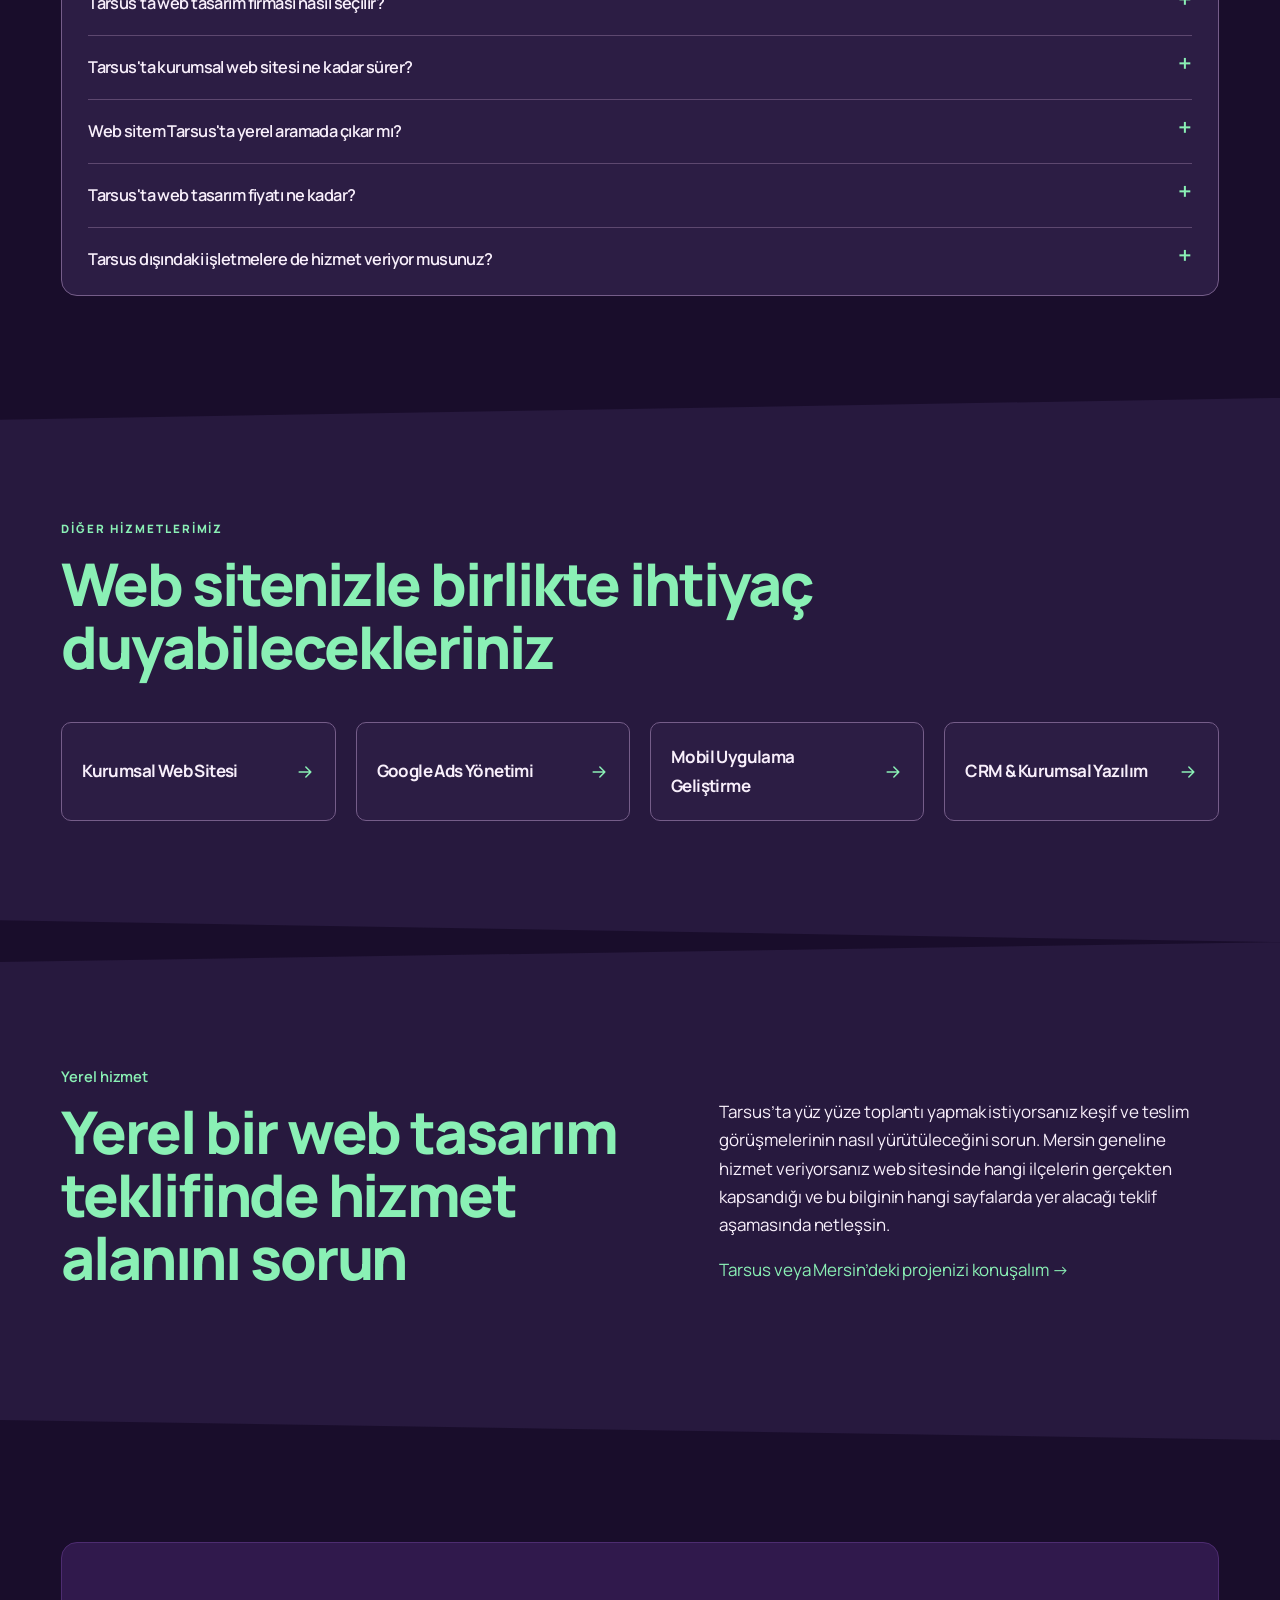
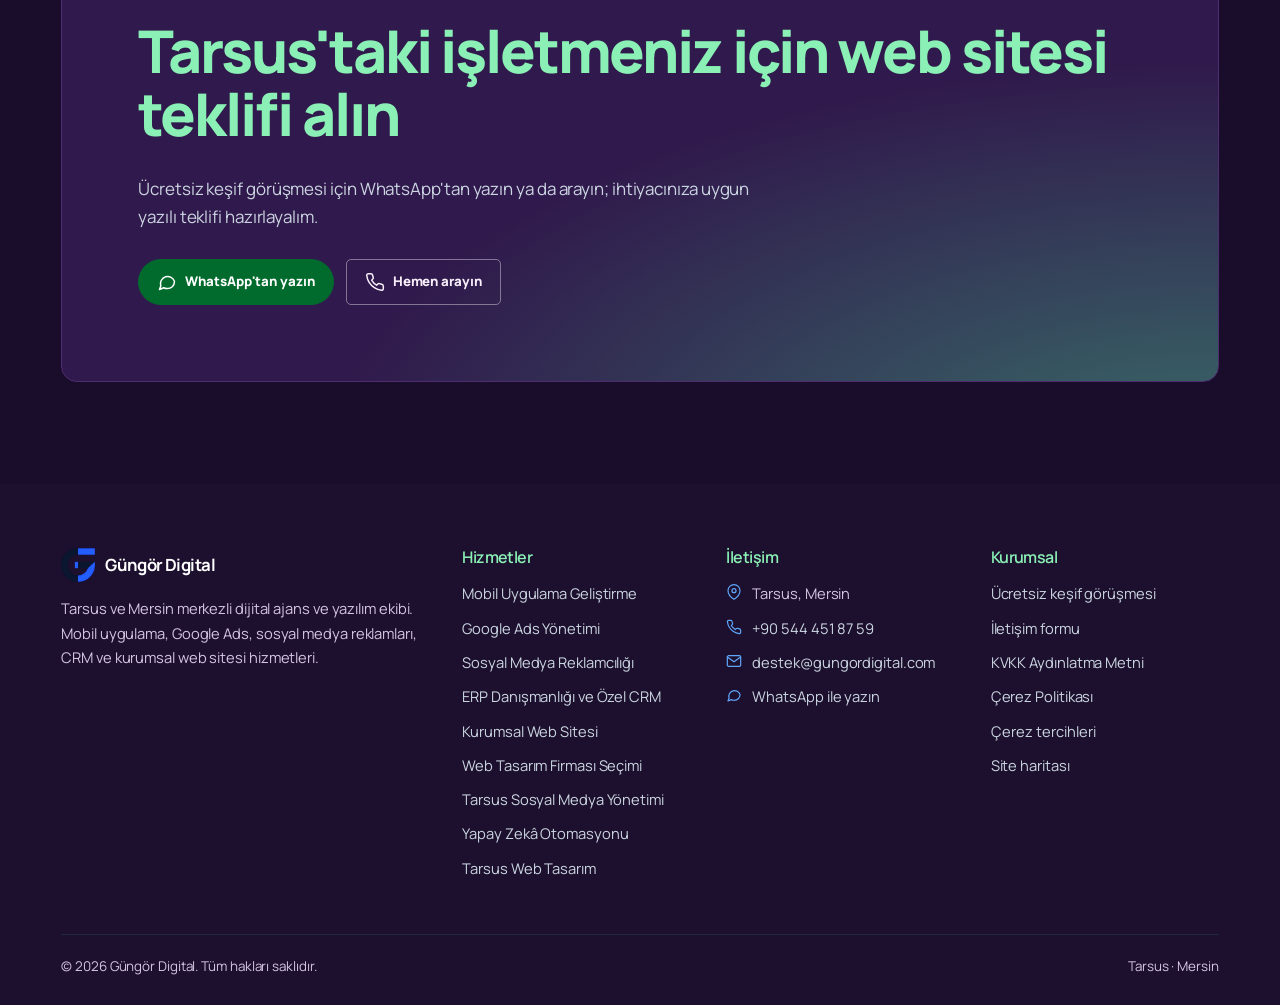
<file: tarsus-web-tasarim-firmalari.html>
<!doctype html>
<html lang="tr-TR">
<head>
<meta charset="utf-8">
<meta name="google-site-verification" content="k1yBXpzhwBnbhdokewDQdq4VgAo1lMGQT7mjPiqqTH0">
<meta name="viewport" content="width=device-width,initial-scale=1,viewport-fit=cover">
<title>Tarsus Web Tasarım Firması Seçim Rehberi | Güngör Digital</title>
<meta name="description" content="Tarsus ve Mersin’de web tasarım firmalarını karşılaştırın. Mobil uyumluluk, SEO, mevcut sayfa adresleri, içerik yönetimi ve teslim kapsamı.">
<meta name="robots" content="index,follow,max-image-preview:large,max-snippet:-1">
<meta name="author" content="Güngör Digital">
<meta name="geo.region" content="TR-33">
<meta name="geo.placename" content="Tarsus, Mersin">
<link rel="canonical" href="https://tarsus.gungordigital.com/tarsus-web-tasarim-firmalari.html">
<link rel="alternate" hreflang="tr-TR" href="https://tarsus.gungordigital.com/tarsus-web-tasarim-firmalari.html">
<link rel="alternate" hreflang="x-default" href="https://tarsus.gungordigital.com/tarsus-web-tasarim-firmalari.html">
<meta property="og:type" content="website">
<meta property="og:site_name" content="Güngör Digital">
<meta property="og:locale" content="tr_TR">
<meta property="og:title" content="Tarsus Web Tasarım Firması Seçim Rehberi | Güngör Digital">
<meta property="og:description" content="Tarsus ve Mersin’de web tasarım firmalarını karşılaştırın. Mobil uyumluluk, SEO, mevcut sayfa adresleri, içerik yönetimi ve teslim kapsamı.">
<meta property="og:url" content="https://tarsus.gungordigital.com/tarsus-web-tasarim-firmalari.html">
<meta property="og:image" content="https://tarsus.gungordigital.com/assets/logo.png">
<meta name="twitter:card" content="summary">
<meta name="twitter:title" content="Tarsus Web Tasarım Firması Seçim Rehberi | Güngör Digital">
<meta name="twitter:description" content="Tarsus ve Mersin’de web tasarım firmalarını karşılaştırın. Mobil uyumluluk, SEO, mevcut sayfa adresleri, içerik yönetimi ve teslim kapsamı.">
<meta name="theme-color" content="#211134">
<link rel="icon" href="/assets/favicon.svg" type="image/svg+xml">
<link rel="icon" href="/assets/logo.png" type="image/png">
<link rel="apple-touch-icon" href="/assets/logo.png">
<link rel="preconnect" href="https://fonts.googleapis.com">
<link rel="preconnect" href="https://fonts.gstatic.com" crossorigin>
<link href="https://fonts.googleapis.com/css2?family=Manrope:wght@400;500;600;700;800&amp;display=swap" rel="stylesheet">
<link rel="stylesheet" href="/assets/style.css?v=kupu-menu">
<script type="application/ld+json">{"@context": "https://schema.org", "@type": "ProfessionalService", "@id": "https://tarsus.gungordigital.com/#business", "name": "Güngör Digital", "url": "https://tarsus.gungordigital.com/", "logo": "https://tarsus.gungordigital.com/assets/logo.png", "telephone": "+905444518759", "email": "destek@gungordigital.com", "address": {"@type": "PostalAddress", "addressLocality": "Tarsus", "addressRegion": "Mersin", "addressCountry": "TR"}, "areaServed": [{"@type": "City", "name": "Tarsus"}, {"@type": "AdministrativeArea", "name": "Mersin"}], "availableLanguage": "Turkish", "knowsAbout": ["Web tasarım", "Kurumsal web sitesi", "Yerel SEO", "Mobil uygulama geliştirme", "Google Ads", "CRM yazılımı", "ERP danışmanlığı", "Yapay zekâ ve iş süreci otomasyonu", "Sosyal medya yönetimi", "Oyun geliştirme"]}</script>
<script type="application/ld+json">{"@context": "https://schema.org", "@type": "WebPage", "name": "Tarsus Web Tasarım Firması Seçim Rehberi | Güngör Digital", "url": "https://tarsus.gungordigital.com/tarsus-web-tasarim-firmalari.html", "inLanguage": "tr-TR", "about": {"@type": "Thing", "name": "Tarsus web tasarım firmaları"}, "isPartOf": {"@id": "https://tarsus.gungordigital.com/#website"}, "@id": "https://tarsus.gungordigital.com/tarsus-web-tasarim-firmalari.html#webpage", "description": "Tarsus ve Mersin’de web tasarım firmalarını karşılaştırın. Mobil uyumluluk, SEO, mevcut sayfa adresleri, içerik yönetimi ve teslim kapsamı.", "mainEntity": {"@id": "https://tarsus.gungordigital.com/tarsus-web-tasarim-firmalari.html#service"}}</script>
<script type="application/ld+json">{"@context": "https://schema.org", "@type": "Service", "name": "Tarsus Web Tasarım", "description": "Tarsus ve Mersin’de web tasarım firmalarını karşılaştırın. Mobil uyumluluk, SEO, mevcut sayfa adresleri, içerik yönetimi ve teslim kapsamı.", "serviceType": "Web Tasarım", "provider": {"@id": "https://tarsus.gungordigital.com/#business"}, "areaServed": [{"@type": "City", "name": "Tarsus"}, {"@type": "AdministrativeArea", "name": "Mersin"}], "@id": "https://tarsus.gungordigital.com/tarsus-web-tasarim-firmalari.html#service", "mainEntityOfPage": {"@id": "https://tarsus.gungordigital.com/tarsus-web-tasarim-firmalari.html#webpage"}}</script>
<script type="application/ld+json">{"@context": "https://schema.org", "@type": "BreadcrumbList", "itemListElement": [{"@type": "ListItem", "position": 1, "name": "Ana sayfa", "item": "https://tarsus.gungordigital.com/"}, {"@type": "ListItem", "position": 2, "name": "Tarsus Web Tasarım Firmaları", "item": "https://tarsus.gungordigital.com/tarsus-web-tasarim-firmalari.html"}]}</script>
<script type="application/ld+json">{"@context": "https://schema.org", "@type": "FAQPage", "mainEntity": [{"@type": "Question", "name": "Tarsus'ta web tasarım firması nasıl seçilir?", "acceptedAnswer": {"@type": "Answer", "text": "Önce firmanın Tarsus veya benzer sektörlerdeki işlerini isteyin. Ardından teklifte sayfa sayısı, SEO kapsamı, yayın sonrası destek ve teslim süresinin yazılı olup olmadığını karşılaştırın. Sıralama garantisi veren firmalara dikkat edin."}}, {"@type": "Question", "name": "Tarsus'ta kurumsal web sitesi ne kadar sürer?", "acceptedAnswer": {"@type": "Answer", "text": "Süre projenin kapsamına göre değişir. Teslim tarihini teklif aşamasında yazılı olarak netleştiriyoruz."}}, {"@type": "Question", "name": "Web sitem Tarsus'ta yerel aramada çıkar mı?", "acceptedAnswer": {"@type": "Answer", "text": "Sıralamayı garanti edemeyiz. Yerel arama için başlık yapısı, içerik, teknik SEO ve Google İşletme Profili birlikte çalışılır; sonuç rekabete ve zamana bağlıdır."}}, {"@type": "Question", "name": "Tarsus'ta web tasarım fiyatı ne kadar?", "acceptedAnswer": {"@type": "Answer", "text": "Sabit bir paket fiyatı yerine sayfa sayısı, tasarım ve ihtiyaçlara göre yazılı teklif hazırlıyoruz. Ücretsiz keşif görüşmesinde kapsamı birlikte netleştiriyoruz."}}, {"@type": "Question", "name": "Tarsus dışındaki işletmelere de hizmet veriyor musunuz?", "acceptedAnswer": {"@type": "Answer", "text": "Merkezimiz Tarsus'tadır. Tarsus ve Mersin'de yüz yüze, diğer bölgelerde ise online çalışıyoruz."}}]}</script>
<template id="gd-gtm-source">
<script async src="https://www.googletagmanager.com/gtm.js?id=GTM-NLWD7CCN"></script>
</template>
<script>
  window.dataLayer = window.dataLayer || [];
  function gtag(){dataLayer.push(arguments);}
  gtag('js', new Date());
</script>
</head>
<body>
<a class="skip" href="#main">İçeriğe geç</a>
<header class="site-header">
<div class="wrap nav">
<a class="logo" href="/" aria-label="Güngör Digital - Ana sayfa"><img src="/assets/logo.png" alt="Güngör Digital logosu" width="38" height="38"><span class="logo-t"><b>Güngör Digital</b><small>TARSUS / MERSİN</small></span></a>
<nav class="menu-overlay" id="menu" aria-label="Ana menü" hidden>
<div class="menu-inner wrap">
<ul class="menu-links"><li><a href="/">Ana Sayfa</a></li><li><a href="/#hizmetler">Uzmanlık</a><ul class="menu-services"><li><a href="/crm-ve-kurumsal-yazilim.html">ERP Danışmanlığı ve CRM</a></li><li><a href="/yapay-zeka-otomasyonu.html">Yapay Zekâ Otomasyonu</a></li><li><a href="/mobil-uygulama-gelistirme.html">Mobil Uygulama</a></li><li><a href="/google-ads-yonetimi.html">Google Reklamları</a></li><li><a href="/kurumsal-web-sitesi.html">Kurumsal Web</a></li><li><a href="/tarsus-web-tasarim.html">Tarsus Web Tasarım</a></li><li><a href="/tarsus-web-tasarim-firmalari.html" aria-current="page">Web Tasarım Firması Seçimi</a></li><li><a href="/sosyal-medya-reklamciligi.html">Sosyal Medya Reklamları</a></li><li><a href="/tarsus-sosyal-medya-yonetimi.html">Sosyal Medya Yönetimi</a></li><li><a href="/iletisim.html#oyun-gelistirme">Oyun Geliştirme</a></li></ul></li><li><a href="/#yaklasim">Yaklaşım</a></li><li><a href="/#hakkimizda">Hakkımızda</a></li><li><a href="/iletisim.html">İletişim</a></li></ul>
<div class="menu-visual" aria-hidden="true">
  <img src="/assets/uretim-sahasi.jpg" alt="" width="1500" height="844" loading="lazy" decoding="async">
  <img src="/assets/robot-kalite.jpg" alt="" width="1450" height="816" loading="lazy" decoding="async">
</div>
</div>
</nav>
<div class="nav-right">
<a class="btn btn-wa btn-sm hide-m" href="https://wa.me/905444518759" rel="noopener"><svg class="ic" viewBox="0 0 24 24" fill="none" stroke="currentColor" stroke-width="1.8" stroke-linecap="round" stroke-linejoin="round" aria-hidden="true"><path d="M21 11.5a8.4 8.4 0 0 1-9 8.4 8.6 8.6 0 0 1-4-1L3 21l1.6-4.6A8.4 8.4 0 1 1 21 11.5z"/></svg>WhatsApp</a>
<a class="btn btn-primary btn-sm" href="/iletisim.html">İletişim <svg class="ic" viewBox="0 0 24 24" fill="none" stroke="currentColor" stroke-width="1.8" stroke-linecap="round" stroke-linejoin="round" aria-hidden="true"><path d="M5 12h14M13 6l6 6-6 6"/></svg></a>
<button class="nav-toggle" type="button" aria-label="Menüyü aç" aria-expanded="false" aria-controls="menu">
<svg class="nav-grid-icon" viewBox="0 0 40 36" aria-hidden="true">
<path fill="currentColor" d="M2 7l8-5v6l-8 5zm13 0l8-5v6l-8 5zm13 0l8-5v6l-8 5zM2 17l8-5v6l-8 5zm13 0l8-5v6l-8 5zm13 0l8-5v6l-8 5zM2 27l8-5v6l-8 5zm13 0l8-5v6l-8 5zm13 0l8-5v6l-8 5z"/>
</svg>
<svg class="nav-close-icon" viewBox="0 0 40 36" aria-hidden="true"><path fill="currentColor" d="m3 3 10 6v6L3 9zm33 0v6l-10 6V9zM3 32v-6l10-6v6zm33 0-10-6v-6l10 6zM16 15h7v6h-7z"/></svg>
</button>
</div>
</div>
</header>
<main id="main">
<div class="page-hero-shell">
<section class="hero-light">
<div class="wrap page-hero"><div>
<nav class="crumbs" aria-label="Konum"><a href="/">Ana sayfa</a> &rsaquo; Tarsus Web Tasarım Firmaları</nav>
<span class="label">Tarsus web tasarım</span>
<h1 style="margin-top:8px">Tarsus’ta web tasarım firması seçerken</h1>
<p class="lead">Web sitesi tekliflerini karşılaştırırken sayfa sayısına, içerikleri kimin hazırlayacağına ve teslim sonrası desteğe bakın. Bu rehberde görüşme öncesinde sorabileceğiniz soruları topladık.</p>
<div class="btns">
<a class="btn btn-primary" href="/iletisim.html">Ücretsiz teklif alın <svg class="ic" viewBox="0 0 24 24" fill="none" stroke="currentColor" stroke-width="1.8" stroke-linecap="round" stroke-linejoin="round" aria-hidden="true"><path d="M5 12h14M13 6l6 6-6 6"/></svg></a>
<a class="btn btn-wa" href="https://wa.me/905444518759" rel="noopener"><svg class="ic" viewBox="0 0 24 24" fill="none" stroke="currentColor" stroke-width="1.8" stroke-linecap="round" stroke-linejoin="round" aria-hidden="true"><path d="M21 11.5a8.4 8.4 0 0 1-9 8.4 8.6 8.6 0 0 1-4-1L3 21l1.6-4.6A8.4 8.4 0 1 1 21 11.5z"/></svg>WhatsApp ile danış</a>
</div>
</div>
<img class="page-art" src="/assets/hizmet-web.svg" width="544" height="280" alt="Mobil uyumlu web tasarımı için örnek sayfa yapısı" decoding="async">
</div>
</section>
<div class="page-cube" aria-hidden="true"><img src="/assets/projeksiyon-kupu.svg" alt="" width="100" height="100" decoding="async"></div>
</div>
<section class="section"><div class="wrap split">
<div>
<div class="label">Tarsus'ta web tasarım</div>
<h2>Tarsus'ta web sitesi yaptırırken nelere dikkat etmelisiniz?</h2>
<p class="muted">Tarsus'taki bir işletmenin web sitesi, müşterinin önce Google'da aradığı yerde görünmeli, telefonda kolayca açılmalı ve tek dokunuşla size ulaştırmalıdır. Bunun için tasarımın yanında yapı ve içerik de önemlidir.</p>
<ul class="checks" style="margin-top:20px">
<li><svg class="ic" viewBox="0 0 24 24" fill="none" stroke="currentColor" stroke-width="1.8" stroke-linecap="round" stroke-linejoin="round" aria-hidden="true"><path d="M20 6 9 17l-5-5"/></svg><span><strong>Mobil uyum.</strong> Örnek siteleri kendi telefonunuzda açın. Menüye, ürün fotoğraflarına ve iletişim formuna rahatça ulaşabiliyor musunuz?</span></li>
<li><svg class="ic" viewBox="0 0 24 24" fill="none" stroke="currentColor" stroke-width="1.8" stroke-linecap="round" stroke-linejoin="round" aria-hidden="true"><path d="M20 6 9 17l-5-5"/></svg><span><strong>Yerel SEO.</strong> Başlık etiketleri, hizmet sayfaları, konum bilgisi ve Google İşletme Profili birlikte düzenlenmelidir.</span></li>
<li><svg class="ic" viewBox="0 0 24 24" fill="none" stroke="currentColor" stroke-width="1.8" stroke-linecap="round" stroke-linejoin="round" aria-hidden="true"><path d="M20 6 9 17l-5-5"/></svg><span><strong>Hız ve teknik altyapı.</strong> Yavaş açılan ve güvenlik protokolü eksik siteler hem kullanıcıyı hem arama motorlarını uzaklaştırır.</span></li>
<li><svg class="ic" viewBox="0 0 24 24" fill="none" stroke="currentColor" stroke-width="1.8" stroke-linecap="round" stroke-linejoin="round" aria-hidden="true"><path d="M20 6 9 17l-5-5"/></svg><span><strong>Net iletişim alanları.</strong> Telefon, WhatsApp ve iletişim formu sayfanın her yerinden kolayca ulaşılabilir olmalıdır.</span></li>
</ul>
</div>
<aside class="panel">
<div class="label">Süreç</div>
<h3 style="margin-top:6px">Tarsus'ta nasıl çalışıyoruz?</h3>
<p>Bizimle çalışmayı düşünüyorsanız ilk görüşmede mevcut sitenizi ve hazırlamak istediğiniz sayfaları ele alırız. Kapsam, takvim ve fiyatı yazılı teklifte paylaşırız.</p>
<ol class="steps"><li>Keşif: işletmenizi, hedef müşterilerinizi ve rakiplerinizi birlikte inceliyoruz</li><li>Teklif: kapsamı, süreyi ve fiyatı yazılı olarak paylaşıyoruz</li><li>Tasarım ve geliştirme: mobil uyumlu ve SEO'ya hazır altyapıyı kuruyoruz</li><li>Yayın: Search Console, Google İşletme Profili ve düzenli takip</li></ol>
</aside>
</div></section>
<section class="section alt editorial-intro"><div class="wrap split">
<div><div class="label">Proje planlama</div><h2>Web tasarım tekliflerini karşılaştırmak için dört soru</h2></div>
<div><p>Teklifte kaç sayfa var ve içerikleri kim hazırlayacak? Alan adı ve barındırma kimin hesabında duracak? Eski sayfa adresleri yenilemeden sonra çalışacak mı? Teslimden sonra güncelleme ve destek nasıl ilerleyecek? Bu soruları yazılı yanıtlamak, fiyatları aynı kapsam üzerinden karşılaştırmanıza yardımcı olur.</p><a href="/tarsus-web-tasarim.html">Güngör Digital’in Tarsus web tasarım hizmetine bakın →</a><p><a href="/kurumsal-web-sitesi.html">Kurumsal web sitesi tasarım hizmetimizin kapsamına bakın →</a></p></div>
</div></section>

<section class="section alt"><div class="wrap">
<div class="section-head"><div class="label">Hizmet kapsamı</div><h2>Web tasarım teklifinde hangi işler yer almalı?</h2><p>İki teklifin fiyatını karşılaştırmadan önce aynı işleri kapsadığını kontrol edin. Tasarımın yanında içerik girişi, yayın ve destek işlerini de sorun.</p></div>
<div class="grid">
<div class="card"><span class="tagchip">Tasarım</span><h3>Kurumsal web tasarımı</h3><p>İşletmenizin kimliğine uygun, sade ve güven veren ana sayfa ve hizmet sayfaları.</p></div>
<div class="card"><span class="tagchip">SEO</span><h3>Teknik ve yerel SEO</h3><p>Başlık ve açıklama etiketleri, site haritası, yapılandırılmış veri ve Tarsus odaklı içerik yapısı.</p></div>
<div class="card"><span class="tagchip">Yayın</span><h3>Yayın ve arama kaydı</h3><p>Search Console kurulumu, site haritası gönderimi ve Google İşletme Profili önerileri.</p></div>
<div class="card"><span class="tagchip">Destek</span><h3>Yayın sonrası destek</h3><p>Teklifte belirtilen süre boyunca teknik destek ve içerik güncellemeleri için danışmanlık.</p></div>
</div>
</div></section>
<section class="section"><div class="wrap">
<div class="section-head"><div class="label">Sık sorulan sorular</div><h2>Tarsus web tasarım hakkında sorular</h2></div>
<div class="faq-acc">
<details><summary>Tarsus'ta web tasarım firması nasıl seçilir?</summary><p>Önce firmanın Tarsus veya benzer sektörlerdeki işlerini isteyin. Ardından teklifte sayfa sayısı, SEO kapsamı, yayın sonrası destek ve teslim süresinin yazılı olup olmadığını karşılaştırın. Sıralama garantisi veren firmalara dikkat edin.</p></details>
<details><summary>Tarsus'ta kurumsal web sitesi ne kadar sürer?</summary><p>Süre projenin kapsamına göre değişir. Teslim tarihini teklif aşamasında yazılı olarak netleştiriyoruz.</p></details>
<details><summary>Web sitem Tarsus'ta yerel aramada çıkar mı?</summary><p>Sıralamayı garanti edemeyiz. Yerel arama için başlık yapısı, içerik, teknik SEO ve Google İşletme Profili birlikte çalışılır; sonuç rekabete ve zamana bağlıdır.</p></details>
<details><summary>Tarsus'ta web tasarım fiyatı ne kadar?</summary><p>Sabit bir paket fiyatı yerine sayfa sayısı, tasarım ve ihtiyaçlara göre yazılı teklif hazırlıyoruz. Ücretsiz keşif görüşmesinde kapsamı birlikte netleştiriyoruz.</p></details>
<details><summary>Tarsus dışındaki işletmelere de hizmet veriyor musunuz?</summary><p>Merkezimiz Tarsus'tadır. Tarsus ve Mersin'de yüz yüze, diğer bölgelerde ise online çalışıyoruz.</p></details>
</div>
</div></section>
<section class="section alt"><div class="wrap">
<div class="section-head"><div class="label">Diğer hizmetlerimiz</div><h2>Web sitenizle birlikte ihtiyaç duyabilecekleriniz</h2></div>
<div class="grid"><a class="svc-link" href="/kurumsal-web-sitesi.html"><b>Kurumsal Web Sitesi</b><svg class="ic" viewBox="0 0 24 24" fill="none" stroke="currentColor" stroke-width="1.8" stroke-linecap="round" stroke-linejoin="round" aria-hidden="true"><path d="M5 12h14M13 6l6 6-6 6"/></svg></a><a class="svc-link" href="/google-ads-yonetimi.html"><b>Google Ads Yönetimi</b><svg class="ic" viewBox="0 0 24 24" fill="none" stroke="currentColor" stroke-width="1.8" stroke-linecap="round" stroke-linejoin="round" aria-hidden="true"><path d="M5 12h14M13 6l6 6-6 6"/></svg></a><a class="svc-link" href="/mobil-uygulama-gelistirme.html"><b>Mobil Uygulama Geliştirme</b><svg class="ic" viewBox="0 0 24 24" fill="none" stroke="currentColor" stroke-width="1.8" stroke-linecap="round" stroke-linejoin="round" aria-hidden="true"><path d="M5 12h14M13 6l6 6-6 6"/></svg></a><a class="svc-link" href="/crm-ve-kurumsal-yazilim.html"><b>CRM & Kurumsal Yazılım</b><svg class="ic" viewBox="0 0 24 24" fill="none" stroke="currentColor" stroke-width="1.8" stroke-linecap="round" stroke-linejoin="round" aria-hidden="true"><path d="M5 12h14M13 6l6 6-6 6"/></svg></a></div>
</div></section>
<section class="section alt editorial-intro"><div class="wrap split">
<div><div class="label">Yerel hizmet</div><h2>Yerel bir web tasarım teklifinde hizmet alanını sorun</h2></div>
<div><p>Tarsus’ta yüz yüze toplantı yapmak istiyorsanız keşif ve teslim görüşmelerinin nasıl yürütüleceğini sorun. Mersin geneline hizmet veriyorsanız web sitesinde hangi ilçelerin gerçekten kapsandığı ve bu bilginin hangi sayfalarda yer alacağı teklif aşamasında netleşsin.</p><a href="/iletisim.html">Tarsus veya Mersin’deki projenizi konuşalım →</a></div>
</div></section>
<section class="section"><div class="wrap"><div class="cta">
<h2>Tarsus'taki işletmeniz için web sitesi teklifi alın</h2>
<p>Ücretsiz keşif görüşmesi için WhatsApp'tan yazın ya da arayın; ihtiyacınıza uygun yazılı teklifi hazırlayalım.</p>
<div class="btns">
<a class="btn btn-wa" href="https://wa.me/905444518759" rel="noopener"><svg class="ic" viewBox="0 0 24 24" fill="none" stroke="currentColor" stroke-width="1.8" stroke-linecap="round" stroke-linejoin="round" aria-hidden="true"><path d="M21 11.5a8.4 8.4 0 0 1-9 8.4 8.6 8.6 0 0 1-4-1L3 21l1.6-4.6A8.4 8.4 0 1 1 21 11.5z"/></svg>WhatsApp'tan yazın</a>
<a class="btn btn-outline" href="tel:+905444518759"><svg class="ic" viewBox="0 0 24 24" fill="none" stroke="currentColor" stroke-width="1.8" stroke-linecap="round" stroke-linejoin="round" aria-hidden="true"><path d="M22 16.9v3a2 2 0 0 1-2.2 2 19.8 19.8 0 0 1-8.6-3.1 19.5 19.5 0 0 1-6-6A19.8 19.8 0 0 1 2.1 4.2 2 2 0 0 1 4.1 2h3a2 2 0 0 1 2 1.7c.1.9.4 1.8.7 2.7a2 2 0 0 1-.5 2.1L8 9.8a16 16 0 0 0 6 6l1.3-1.3a2 2 0 0 1 2.1-.5c.9.3 1.8.6 2.7.7a2 2 0 0 1 1.7 2z"/></svg>Hemen arayın</a>
</div>
</div></div></section>
</main>
<footer class="site-footer">
<div class="wrap">
<div class="fgrid">
<div>
<div class="fbrand"><img src="/assets/logo.png" alt="" width="34" height="34"><b>Güngör Digital</b></div>
<p>Tarsus ve Mersin merkezli dijital ajans ve yazılım ekibi. Mobil uygulama, Google Ads, sosyal medya reklamları, CRM ve kurumsal web sitesi hizmetleri.</p>
</div>
<div>
<h3>Hizmetler</h3>
<ul><li><a href="/mobil-uygulama-gelistirme.html">Mobil Uygulama Geliştirme</a></li><li><a href="/google-ads-yonetimi.html">Google Ads Yönetimi</a></li><li><a href="/sosyal-medya-reklamciligi.html">Sosyal Medya Reklamcılığı</a></li><li><a href="/crm-ve-kurumsal-yazilim.html">ERP Danışmanlığı ve Özel CRM</a></li><li><a href="/kurumsal-web-sitesi.html">Kurumsal Web Sitesi</a></li><li><a href="/tarsus-web-tasarim-firmalari.html">Web Tasarım Firması Seçimi</a></li><li><a href="/tarsus-sosyal-medya-yonetimi.html">Tarsus Sosyal Medya Yönetimi</a></li><li><a href="/yapay-zeka-otomasyonu.html">Yapay Zekâ Otomasyonu</a></li>
<li><a href="/tarsus-web-tasarim.html">Tarsus Web Tasarım</a></li></ul>
</div>
<div>
<h3>İletişim</h3>
<ul class="fcontact">
<li><svg class="ic" viewBox="0 0 24 24" fill="none" stroke="currentColor" stroke-width="1.8" stroke-linecap="round" stroke-linejoin="round" aria-hidden="true"><path d="M21 10c0 7-9 13-9 13S3 17 3 10a9 9 0 0 1 18 0z"/><circle cx="12" cy="10" r="3"/></svg><span>Tarsus, Mersin</span></li>
<li><svg class="ic" viewBox="0 0 24 24" fill="none" stroke="currentColor" stroke-width="1.8" stroke-linecap="round" stroke-linejoin="round" aria-hidden="true"><path d="M22 16.9v3a2 2 0 0 1-2.2 2 19.8 19.8 0 0 1-8.6-3.1 19.5 19.5 0 0 1-6-6A19.8 19.8 0 0 1 2.1 4.2 2 2 0 0 1 4.1 2h3a2 2 0 0 1 2 1.7c.1.9.4 1.8.7 2.7a2 2 0 0 1-.5 2.1L8 9.8a16 16 0 0 0 6 6l1.3-1.3a2 2 0 0 1 2.1-.5c.9.3 1.8.6 2.7.7a2 2 0 0 1 1.7 2z"/></svg><a href="tel:+905444518759">+90 544 451 87 59</a></li>
<li><svg class="ic" viewBox="0 0 24 24" fill="none" stroke="currentColor" stroke-width="1.8" stroke-linecap="round" stroke-linejoin="round" aria-hidden="true"><rect x="2" y="4" width="20" height="16" rx="2"/><path d="m22 6-10 7L2 6"/></svg><a href="mailto:destek@gungordigital.com">destek@gungordigital.com</a></li>
<li><svg class="ic" viewBox="0 0 24 24" fill="none" stroke="currentColor" stroke-width="1.8" stroke-linecap="round" stroke-linejoin="round" aria-hidden="true"><path d="M21 11.5a8.4 8.4 0 0 1-9 8.4 8.6 8.6 0 0 1-4-1L3 21l1.6-4.6A8.4 8.4 0 1 1 21 11.5z"/></svg><a href="https://wa.me/905444518759" rel="noopener">WhatsApp ile yazın</a></li>
</ul>
</div>
<div>
<h3>Kurumsal</h3>
<ul>
<li><a href="/iletisim.html">Ücretsiz keşif görüşmesi</a></li>
<li><a href="/iletisim.html">İletişim formu</a></li>
<li><a href="/kvkk.html">KVKK Aydınlatma Metni</a></li><li><a href="/cerez-politikasi.html">Çerez Politikası</a></li><li><button type="button" class="linklike" data-cookie-settings>Çerez tercihleri</button></li><li><a href="/sitemap.xml">Site haritası</a></li>
</ul>
</div>
</div>
<div class="copy"><span>&copy; 2026 Güngör Digital. Tüm hakları saklıdır.</span><span>Tarsus &middot; Mersin</span></div>
</div>
</footer>
<a class="wa-float" href="https://wa.me/905444518759" rel="noopener" aria-label="WhatsApp ile yazın"><svg class="ic" viewBox="0 0 24 24" fill="none" stroke="currentColor" stroke-width="1.8" stroke-linecap="round" stroke-linejoin="round" aria-hidden="true"><path d="M21 11.5a8.4 8.4 0 0 1-9 8.4 8.6 8.6 0 0 1-4-1L3 21l1.6-4.6A8.4 8.4 0 1 1 21 11.5z"/></svg>WhatsApp</a>
<div class="mbar" role="navigation" aria-label="Hızlı iletişim">
<a class="mb-wa" href="https://wa.me/905444518759" rel="noopener"><svg class="ic" viewBox="0 0 24 24" fill="none" stroke="currentColor" stroke-width="1.8" stroke-linecap="round" stroke-linejoin="round" aria-hidden="true"><path d="M21 11.5a8.4 8.4 0 0 1-9 8.4 8.6 8.6 0 0 1-4-1L3 21l1.6-4.6A8.4 8.4 0 1 1 21 11.5z"/></svg>WhatsApp</a>
<a class="mb-call" href="tel:+905444518759"><svg class="ic" viewBox="0 0 24 24" fill="none" stroke="currentColor" stroke-width="1.8" stroke-linecap="round" stroke-linejoin="round" aria-hidden="true"><path d="M22 16.9v3a2 2 0 0 1-2.2 2 19.8 19.8 0 0 1-8.6-3.1 19.5 19.5 0 0 1-6-6A19.8 19.8 0 0 1 2.1 4.2 2 2 0 0 1 4.1 2h3a2 2 0 0 1 2 1.7c.1.9.4 1.8.7 2.7a2 2 0 0 1-.5 2.1L8 9.8a16 16 0 0 0 6 6l1.3-1.3a2 2 0 0 1 2.1-.5c.9.3 1.8.6 2.7.7a2 2 0 0 1 1.7 2z"/></svg>Ara</a>
</div>
<script src="/assets/main.js?v=gtm-2" defer></script>
</body>
</html>
</file>
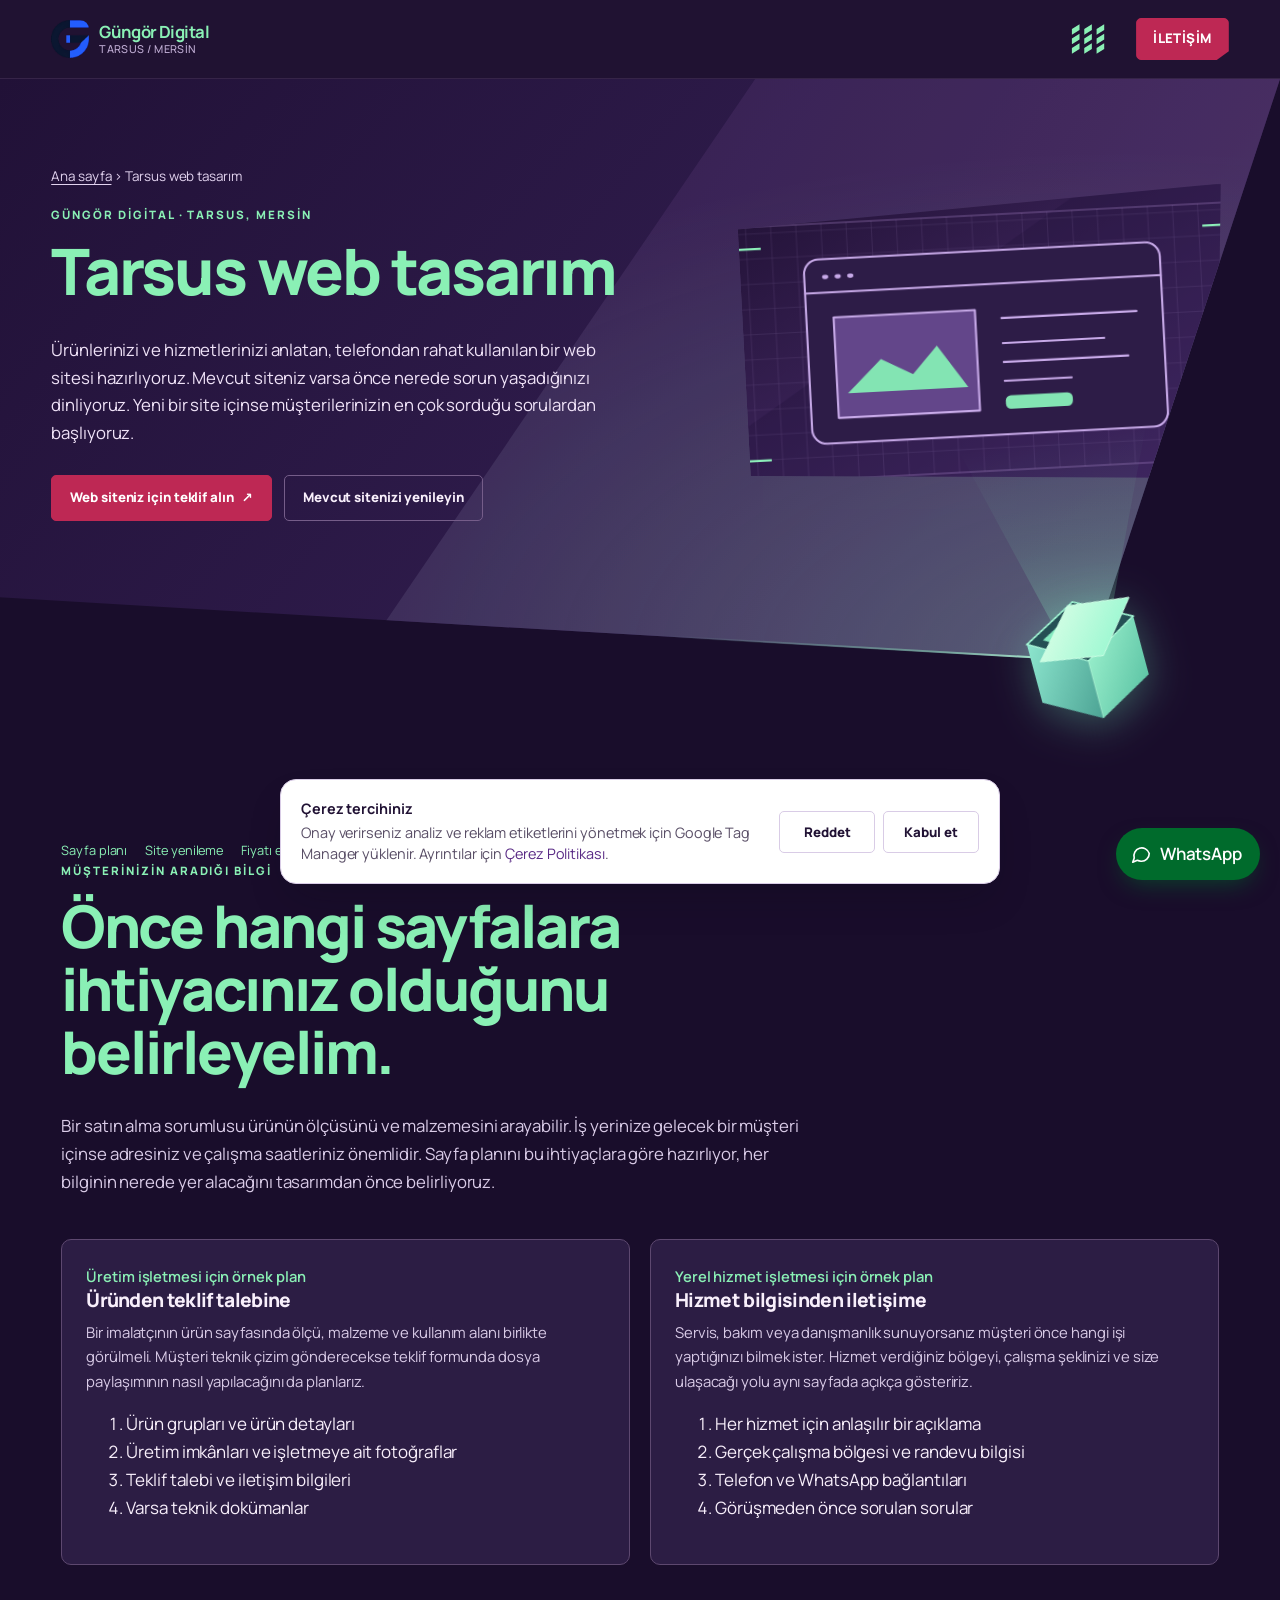
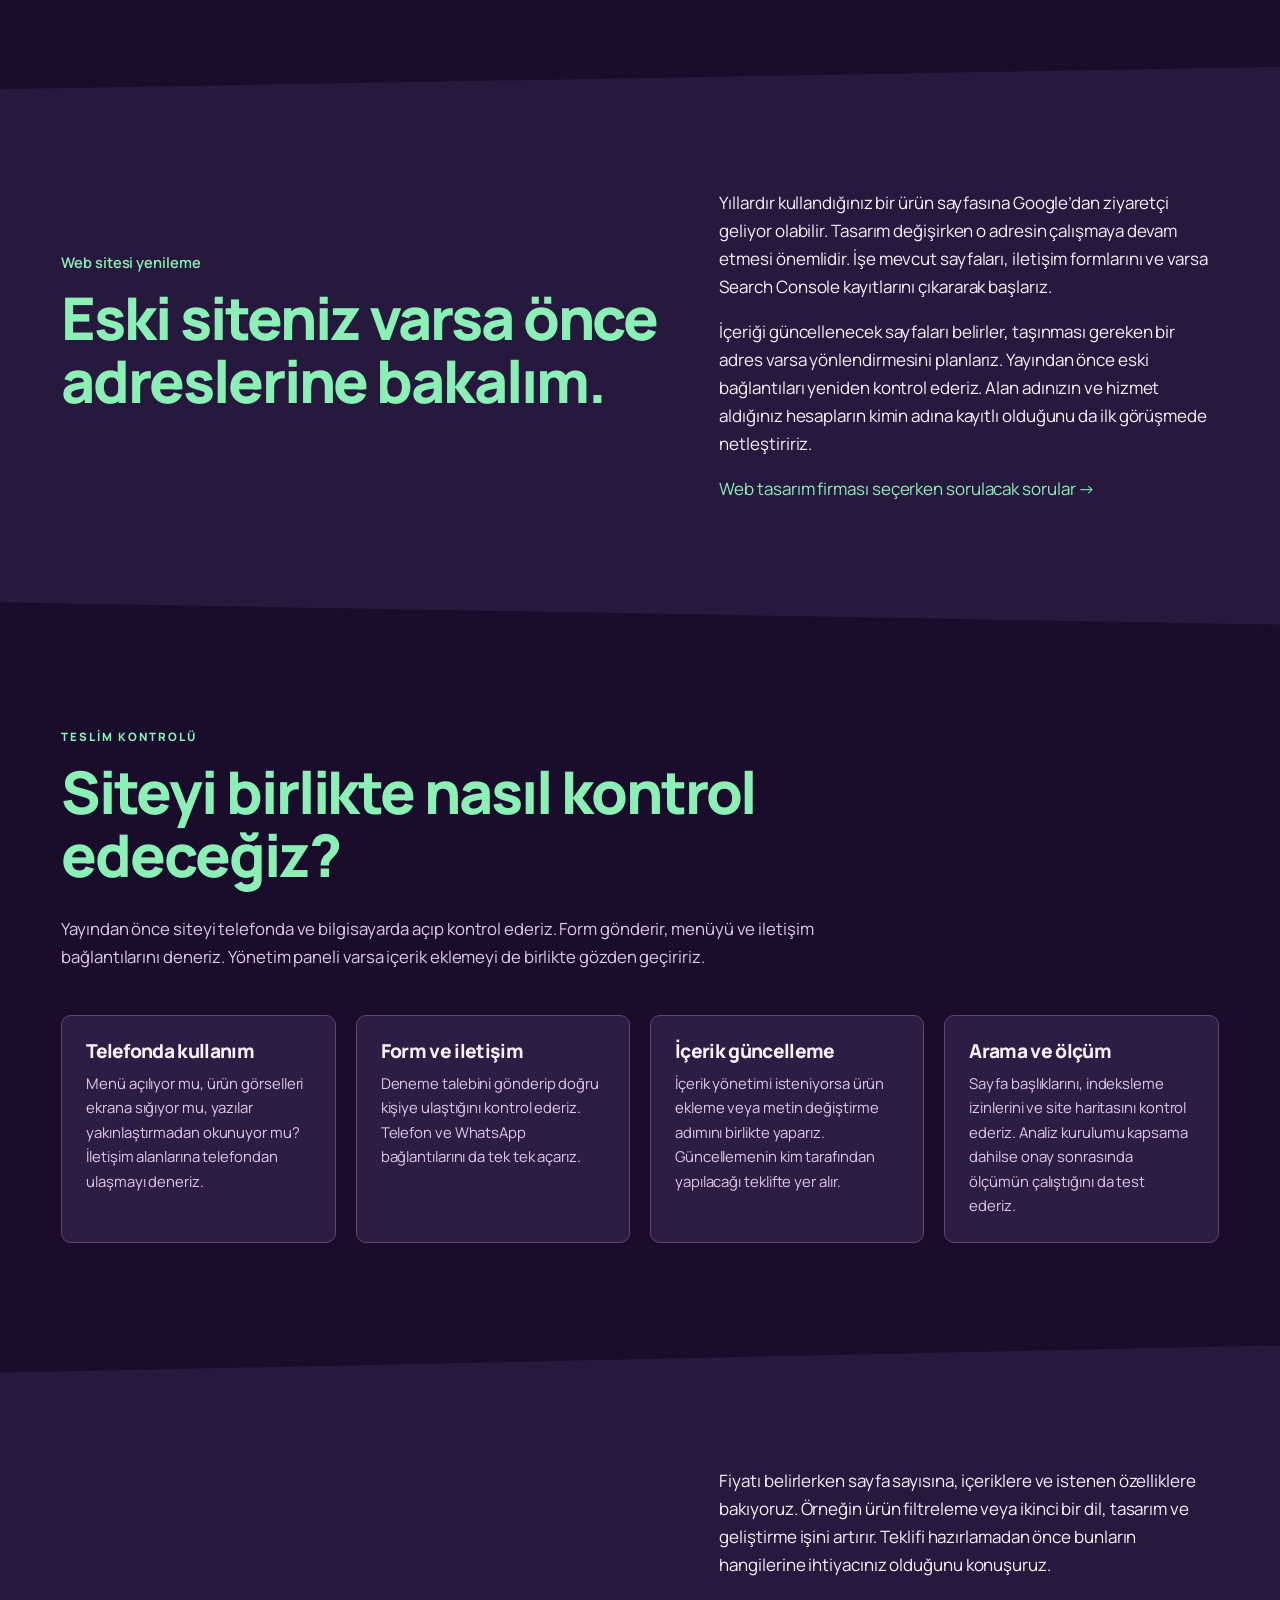
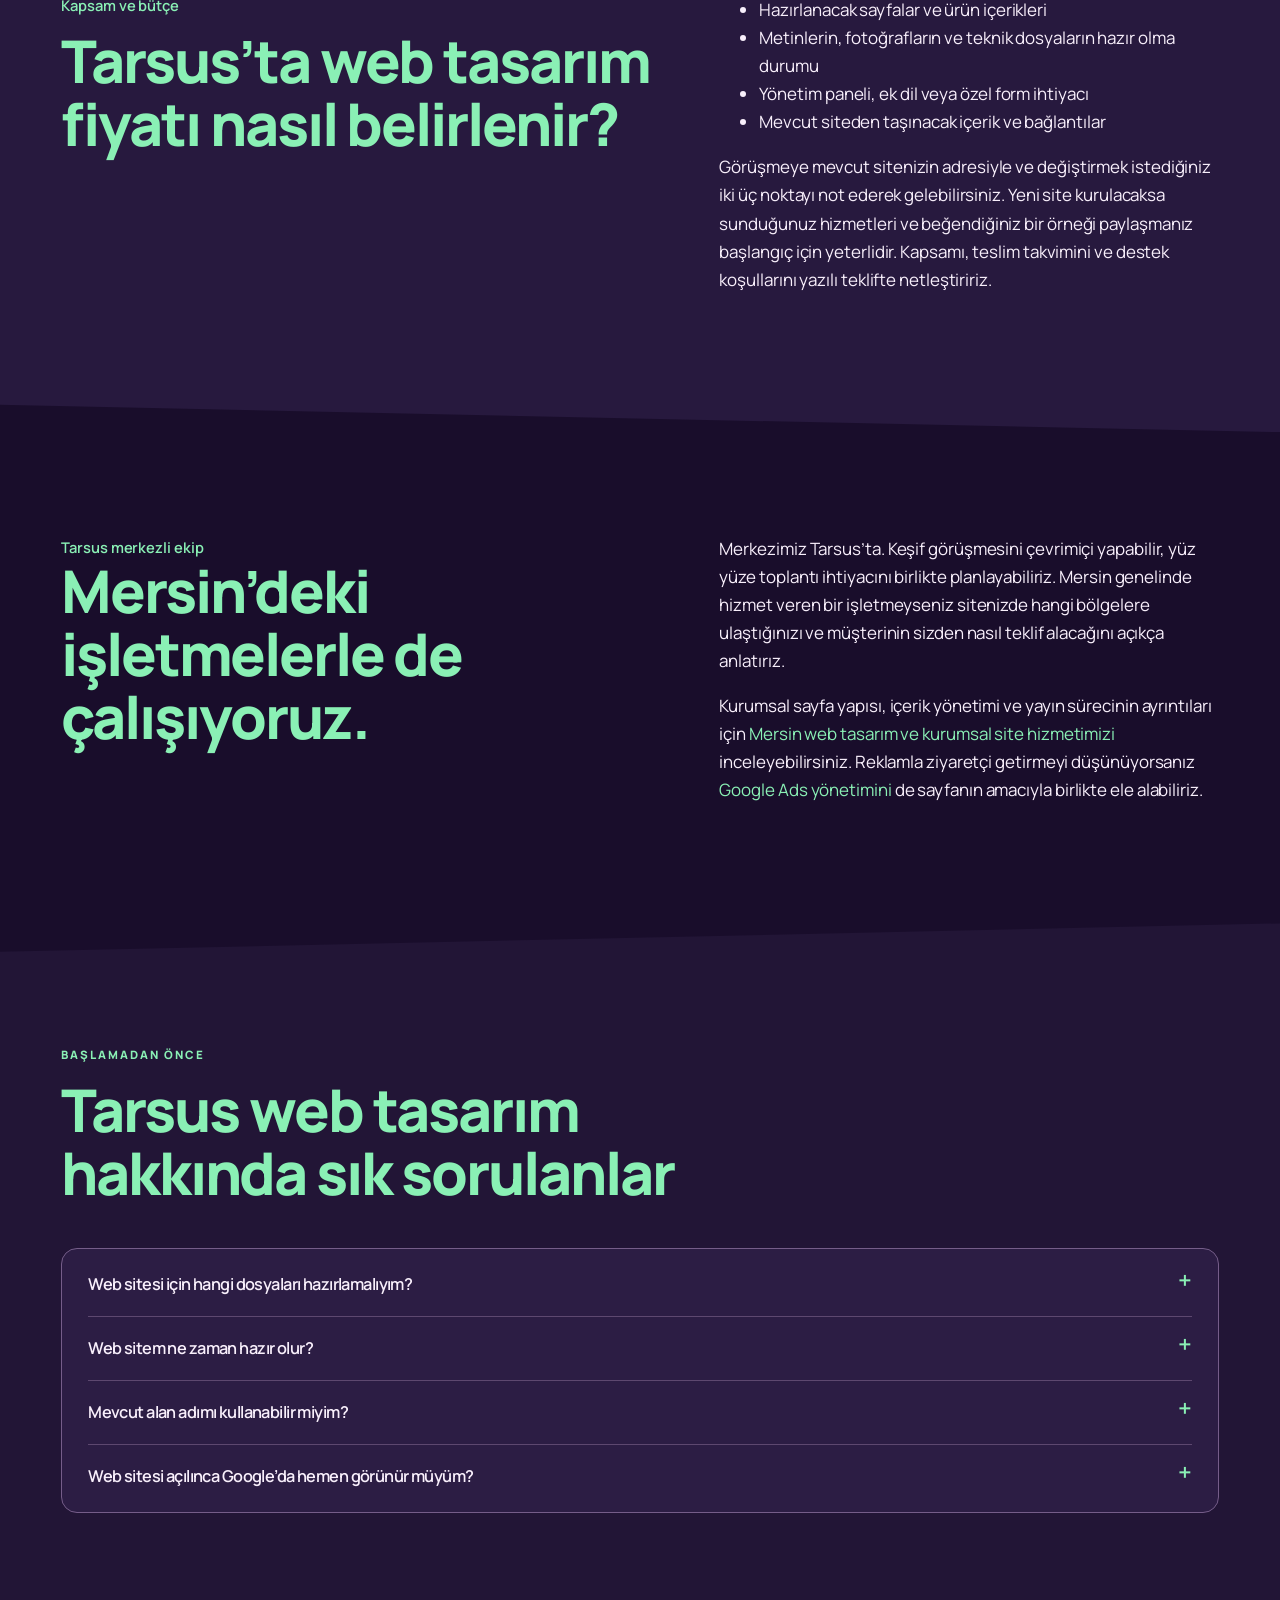
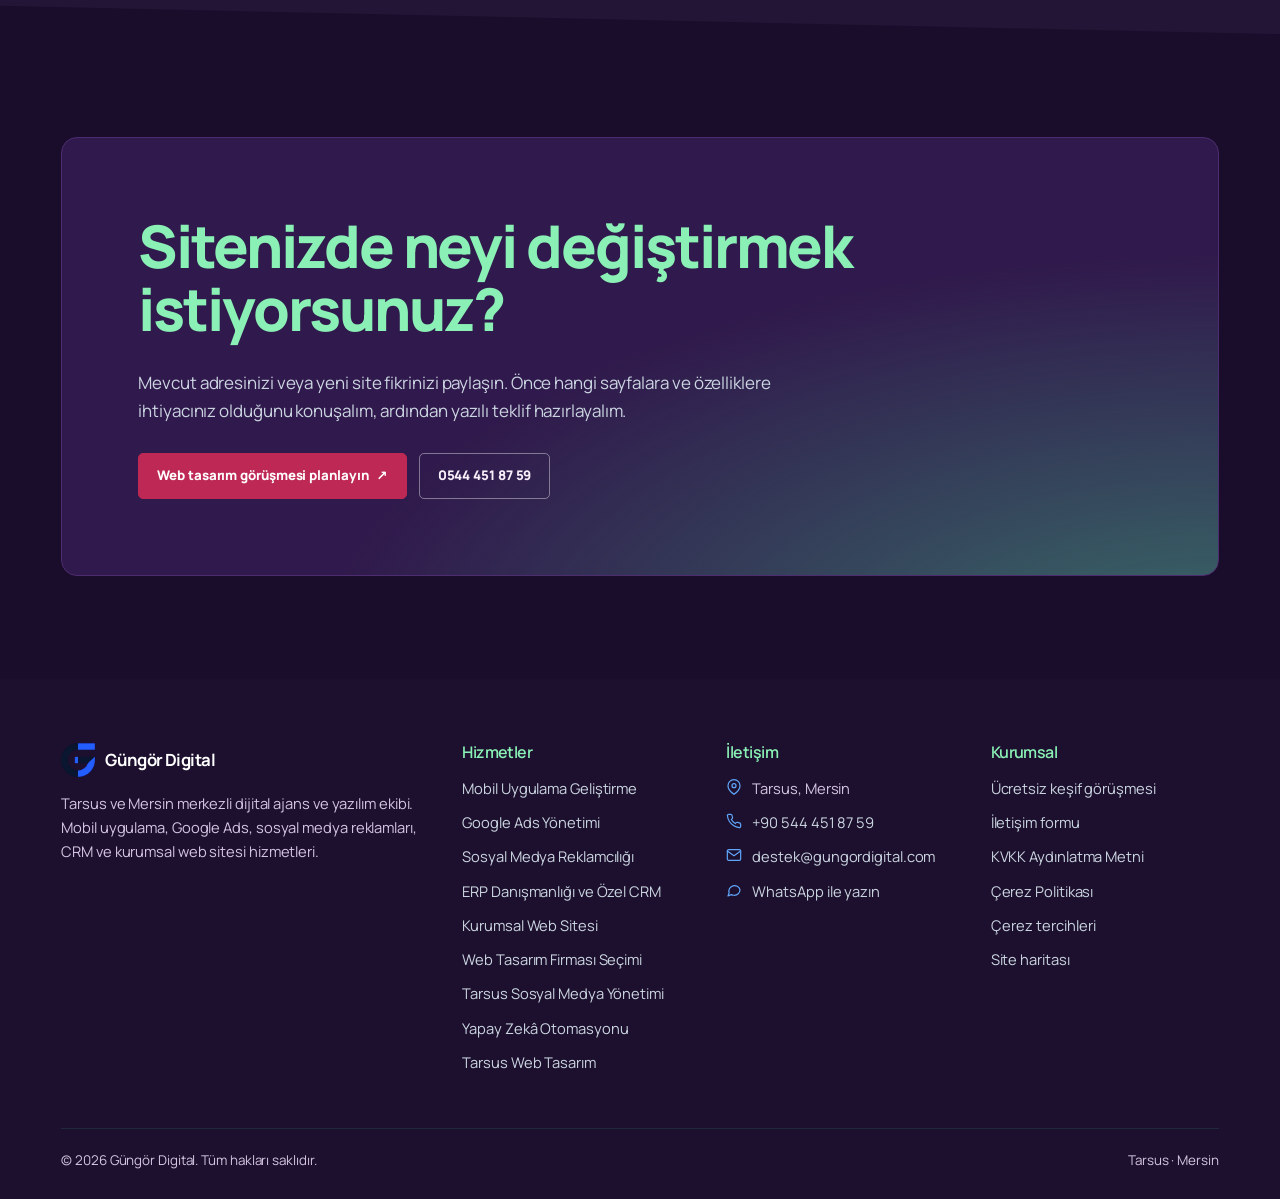
<file: tarsus-web-tasarim.html>
<!doctype html>
<html lang="tr-TR">
<head>
<meta charset="utf-8">
<meta name="google-site-verification" content="k1yBXpzhwBnbhdokewDQdq4VgAo1lMGQT7mjPiqqTH0">
<meta name="viewport" content="width=device-width,initial-scale=1,viewport-fit=cover">
<title>Tarsus Web Tasarım ve Site Yenileme | Güngör Digital</title>
<meta name="description" content="Tarsus web tasarım ve site yenileme hizmeti. Ürün ve hizmet sayfaları, mobil kullanım ve yerel SEO için sayfa planınızı birlikte hazırlayalım. Mersin genelinde hizmet.">
<meta name="robots" content="index,follow,max-image-preview:large,max-snippet:-1">
<meta name="author" content="Güngör Digital">
<meta name="geo.region" content="TR-33">
<meta name="geo.placename" content="Tarsus, Mersin">
<link rel="canonical" href="https://tarsus.gungordigital.com/tarsus-web-tasarim.html">
<link rel="alternate" hreflang="tr-TR" href="https://tarsus.gungordigital.com/tarsus-web-tasarim.html">
<link rel="alternate" hreflang="x-default" href="https://tarsus.gungordigital.com/tarsus-web-tasarim.html">
<meta property="og:type" content="website">
<meta property="og:site_name" content="Güngör Digital">
<meta property="og:locale" content="tr_TR">
<meta property="og:title" content="Tarsus Web Tasarım ve Site Yenileme | Güngör Digital">
<meta property="og:description" content="Tarsus web tasarım ve site yenileme hizmeti. Ürün ve hizmet sayfaları, mobil kullanım ve yerel SEO için sayfa planınızı birlikte hazırlayalım. Mersin genelinde hizmet.">
<meta property="og:url" content="https://tarsus.gungordigital.com/tarsus-web-tasarim.html">
<meta property="og:image" content="https://tarsus.gungordigital.com/assets/logo.png">
<meta name="twitter:card" content="summary">
<meta name="twitter:title" content="Tarsus Web Tasarım ve Site Yenileme | Güngör Digital">
<meta name="twitter:description" content="Tarsus web tasarım ve site yenileme hizmeti. Ürün ve hizmet sayfaları, mobil kullanım ve yerel SEO için sayfa planınızı birlikte hazırlayalım. Mersin genelinde hizmet.">
<meta name="theme-color" content="#211134">
<link rel="icon" href="/assets/favicon.svg" type="image/svg+xml">
<link rel="icon" href="/assets/logo.png" type="image/png">
<link rel="apple-touch-icon" href="/assets/logo.png">
<link rel="preconnect" href="https://fonts.googleapis.com">
<link rel="preconnect" href="https://fonts.gstatic.com" crossorigin>
<link href="https://fonts.googleapis.com/css2?family=Manrope:wght@400;500;600;700;800&amp;display=swap" rel="stylesheet">
<link rel="stylesheet" href="/assets/style.css?v=kupu-menu">
<template id="gd-gtm-source">
<script async src="https://www.googletagmanager.com/gtm.js?id=GTM-NLWD7CCN"></script>
</template>
<script>
  window.dataLayer = window.dataLayer || [];
  function gtag(){dataLayer.push(arguments);}
  gtag('js', new Date());
</script>
<script type="application/ld+json">{"@context": "https://schema.org", "@type": "ProfessionalService", "@id": "https://tarsus.gungordigital.com/#business", "name": "Güngör Digital", "url": "https://tarsus.gungordigital.com/", "logo": "https://tarsus.gungordigital.com/assets/logo.png", "telephone": "+905444518759", "email": "destek@gungordigital.com", "address": {"@type": "PostalAddress", "addressLocality": "Tarsus", "addressRegion": "Mersin", "addressCountry": "TR"}, "areaServed": [{"@type": "City", "name": "Tarsus"}, {"@type": "AdministrativeArea", "name": "Mersin"}], "availableLanguage": "Turkish", "knowsAbout": ["Mobil uygulama geliştirme", "Google Ads", "Sosyal medya reklamcılığı", "CRM yazılımı", "Kurumsal web sitesi", "SEO", "ERP danışmanlığı", "Yapay zekâ ve iş süreci otomasyonu", "Sosyal medya yönetimi", "Oyun geliştirme"]}</script>
<script type="application/ld+json">{"@context": "https://schema.org", "@type": "WebPage", "@id": "https://tarsus.gungordigital.com/tarsus-web-tasarim.html#webpage", "url": "https://tarsus.gungordigital.com/tarsus-web-tasarim.html", "name": "Tarsus Web Tasarım ve Site Yenileme | Güngör Digital", "description": "Tarsus web tasarım ve site yenileme hizmeti. Ürün ve hizmet sayfaları, mobil kullanım ve yerel SEO için sayfa planınızı birlikte hazırlayalım. Mersin genelinde hizmet.", "inLanguage": "tr-TR", "isPartOf": {"@id": "https://tarsus.gungordigital.com/#website"}, "about": {"@id": "https://tarsus.gungordigital.com/#business"}, "mainEntity": {"@id": "https://tarsus.gungordigital.com/tarsus-web-tasarim.html#service"}}</script>
<script type="application/ld+json">{"@context": "https://schema.org", "@type": "Service", "@id": "https://tarsus.gungordigital.com/tarsus-web-tasarim.html#service", "name": "Tarsus Web Tasarım ve Site Yenileme", "serviceType": "Web tasarım", "url": "https://tarsus.gungordigital.com/tarsus-web-tasarim.html", "description": "Tarsus web tasarım ve site yenileme hizmeti. Ürün ve hizmet sayfaları, mobil kullanım ve yerel SEO için sayfa planınızı birlikte hazırlayalım. Mersin genelinde hizmet.", "provider": {"@id": "https://tarsus.gungordigital.com/#business"}, "areaServed": [{"@type": "City", "name": "Tarsus"}, {"@type": "AdministrativeArea", "name": "Mersin"}], "mainEntityOfPage": {"@id": "https://tarsus.gungordigital.com/tarsus-web-tasarim.html#webpage"}}</script>
<script type="application/ld+json">{"@context": "https://schema.org", "@type": "BreadcrumbList", "itemListElement": [{"@type": "ListItem", "position": 1, "name": "Ana sayfa", "item": "https://tarsus.gungordigital.com/"}, {"@type": "ListItem", "position": 2, "name": "Tarsus web tasarım", "item": "https://tarsus.gungordigital.com/tarsus-web-tasarim.html"}]}</script>
</head>
<body>
<a class="skip" href="#main">İçeriğe geç</a>
<header class="site-header">
<div class="wrap nav">
<a class="logo" href="/" aria-label="Güngör Digital - Ana sayfa"><img src="/assets/logo.png" alt="Güngör Digital logosu" width="38" height="38"><span class="logo-t"><b>Güngör Digital</b><small>TARSUS / MERSİN</small></span></a>
<nav class="menu-overlay" id="menu" aria-label="Ana menü" hidden>
<div class="menu-inner wrap">
<ul class="menu-links"><li><a href="/">Ana Sayfa</a></li><li><a href="/#hizmetler">Uzmanlık</a><ul class="menu-services"><li><a href="/crm-ve-kurumsal-yazilim.html">ERP Danışmanlığı ve CRM</a></li><li><a href="/yapay-zeka-otomasyonu.html">Yapay Zekâ Otomasyonu</a></li><li><a href="/mobil-uygulama-gelistirme.html">Mobil Uygulama</a></li><li><a href="/google-ads-yonetimi.html">Google Reklamları</a></li><li><a href="/kurumsal-web-sitesi.html">Kurumsal Web</a></li><li><a href="/tarsus-web-tasarim.html" aria-current="page">Tarsus Web Tasarım</a></li><li><a href="/tarsus-web-tasarim-firmalari.html">Web Tasarım Firması Seçimi</a></li><li><a href="/sosyal-medya-reklamciligi.html">Sosyal Medya Reklamları</a></li><li><a href="/tarsus-sosyal-medya-yonetimi.html">Sosyal Medya Yönetimi</a></li><li><a href="/iletisim.html#oyun-gelistirme">Oyun Geliştirme</a></li></ul></li><li><a href="/#yaklasim">Yaklaşım</a></li><li><a href="/#hakkimizda">Hakkımızda</a></li><li><a href="/iletisim.html">İletişim</a></li></ul>
<div class="menu-visual" aria-hidden="true">
  <img src="/assets/uretim-sahasi.jpg" alt="" width="1500" height="844" loading="lazy" decoding="async">
  <img src="/assets/robot-kalite.jpg" alt="" width="1450" height="816" loading="lazy" decoding="async">
</div>
</div>
</nav>
<div class="nav-right">
<a class="btn btn-wa btn-sm hide-m" href="https://wa.me/905444518759" rel="noopener"><svg class="ic" viewBox="0 0 24 24" fill="none" stroke="currentColor" stroke-width="1.8" stroke-linecap="round" stroke-linejoin="round" aria-hidden="true"><path d="M21 11.5a8.4 8.4 0 0 1-9 8.4 8.6 8.6 0 0 1-4-1L3 21l1.6-4.6A8.4 8.4 0 1 1 21 11.5z"/></svg>WhatsApp</a>
<a class="btn btn-primary btn-sm" href="/iletisim.html">İletişim <svg class="ic" viewBox="0 0 24 24" fill="none" stroke="currentColor" stroke-width="1.8" stroke-linecap="round" stroke-linejoin="round" aria-hidden="true"><path d="M5 12h14M13 6l6 6-6 6"/></svg></a>
<button class="nav-toggle" type="button" aria-label="Menüyü aç" aria-expanded="false" aria-controls="menu">
<svg class="nav-grid-icon" viewBox="0 0 40 36" aria-hidden="true">
<path fill="currentColor" d="M2 7l8-5v6l-8 5zm13 0l8-5v6l-8 5zm13 0l8-5v6l-8 5zM2 17l8-5v6l-8 5zm13 0l8-5v6l-8 5zm13 0l8-5v6l-8 5zM2 27l8-5v6l-8 5zm13 0l8-5v6l-8 5zm13 0l8-5v6l-8 5z"/>
</svg>
<svg class="nav-close-icon" viewBox="0 0 40 36" aria-hidden="true"><path fill="currentColor" d="m3 3 10 6v6L3 9zm33 0v6l-10 6V9zM3 32v-6l10-6v6zm33 0-10-6v-6l10 6zM16 15h7v6h-7z"/></svg>
</button>
</div>
</div>
</header>
<main id="main">
<div class="page-hero-shell">
<section class="hero-light">
<div class="wrap page-hero">
<div>
<nav class="crumbs" aria-label="Konum"><a href="/">Ana sayfa</a> &rsaquo; Tarsus web tasarım</nav>
<div class="label">Güngör Digital · Tarsus, Mersin</div>
<h1>Tarsus web tasarım</h1>
<p class="lead">Ürünlerinizi ve hizmetlerinizi anlatan, telefondan rahat kullanılan bir web sitesi hazırlıyoruz. Mevcut siteniz varsa önce nerede sorun yaşadığınızı dinliyoruz. Yeni bir site içinse müşterilerinizin en çok sorduğu sorulardan başlıyoruz.</p>
<div class="btns"><a class="btn btn-primary" href="/iletisim.html#wa-form">Web siteniz için teklif alın <span aria-hidden="true">↗</span></a><a class="btn btn-outline" href="#site-yenileme">Mevcut sitenizi yenileyin</a></div>
</div>
<img class="page-art" src="/assets/hizmet-web.svg" width="544" height="280" alt="Ürün görseli, hizmet açıklaması ve iletişim düğmesi bulunan web sayfası çizimi" decoding="async">
</div>
</section>
<div class="page-cube" aria-hidden="true"><img src="/assets/projeksiyon-kupu.svg" alt="" width="100" height="100" decoding="async"></div>
</div>
<section class="section">
<div class="wrap">
<nav class="quick" aria-label="Sayfa içeriği"><a href="#sayfa-plani">Sayfa planı</a><a href="#site-yenileme">Site yenileme</a><a href="#web-tasarim-fiyati">Fiyatı etkileyen işler</a><a href="#sss">Sık sorulanlar</a></nav>
<div class="section-head" id="sayfa-plani" style="scroll-margin-top:100px">
<div class="label">Müşterinizin aradığı bilgi</div>
<h2>Önce hangi sayfalara ihtiyacınız olduğunu belirleyelim.</h2>
<p>Bir satın alma sorumlusu ürünün ölçüsünü ve malzemesini arayabilir. İş yerinize gelecek bir müşteri içinse adresiniz ve çalışma saatleriniz önemlidir. Sayfa planını bu ihtiyaçlara göre hazırlıyor, her bilginin nerede yer alacağını tasarımdan önce belirliyoruz.</p>
</div>
<div class="grid">
<article class="card">
<div class="label">Üretim işletmesi için örnek plan</div>
<h3>Üründen teklif talebine</h3>
<p>Bir imalatçının ürün sayfasında ölçü, malzeme ve kullanım alanı birlikte görülmeli. Müşteri teknik çizim gönderecekse teklif formunda dosya paylaşımının nasıl yapılacağını da planlarız.</p>
<ol><li>Ürün grupları ve ürün detayları</li><li>Üretim imkânları ve işletmeye ait fotoğraflar</li><li>Teklif talebi ve iletişim bilgileri</li><li>Varsa teknik dokümanlar</li></ol>
</article>
<article class="card">
<div class="label">Yerel hizmet işletmesi için örnek plan</div>
<h3>Hizmet bilgisinden iletişime</h3>
<p>Servis, bakım veya danışmanlık sunuyorsanız müşteri önce hangi işi yaptığınızı bilmek ister. Hizmet verdiğiniz bölgeyi, çalışma şeklinizi ve size ulaşacağı yolu aynı sayfada açıkça gösteririz.</p>
<ol><li>Her hizmet için anlaşılır bir açıklama</li><li>Gerçek çalışma bölgesi ve randevu bilgisi</li><li>Telefon ve WhatsApp bağlantıları</li><li>Görüşmeden önce sorulan sorular</li></ol>
</article>
</div>
</div>
</section>
<section class="section alt editorial-intro" id="site-yenileme" style="scroll-margin-top:100px">
<div class="wrap split">
<div><div class="label">Web sitesi yenileme</div><h2>Eski siteniz varsa önce adreslerine bakalım.</h2></div>
<div>
<p>Yıllardır kullandığınız bir ürün sayfasına Google’dan ziyaretçi geliyor olabilir. Tasarım değişirken o adresin çalışmaya devam etmesi önemlidir. İşe mevcut sayfaları, iletişim formlarını ve varsa Search Console kayıtlarını çıkararak başlarız.</p>
<p>İçeriği güncellenecek sayfaları belirler, taşınması gereken bir adres varsa yönlendirmesini planlarız. Yayından önce eski bağlantıları yeniden kontrol ederiz. Alan adınızın ve hizmet aldığınız hesapların kimin adına kayıtlı olduğunu da ilk görüşmede netleştiririz.</p>
<a href="/tarsus-web-tasarim-firmalari.html">Web tasarım firması seçerken sorulacak sorular →</a>
</div>
</div>
</section>
<section class="section">
<div class="wrap">
<div class="section-head"><div class="label">Teslim kontrolü</div><h2>Siteyi birlikte nasıl kontrol edeceğiz?</h2><p>Yayından önce siteyi telefonda ve bilgisayarda açıp kontrol ederiz. Form gönderir, menüyü ve iletişim bağlantılarını deneriz. Yönetim paneli varsa içerik eklemeyi de birlikte gözden geçiririz.</p></div>
<div class="grid">
<article class="card"><h3>Telefonda kullanım</h3><p>Menü açılıyor mu, ürün görselleri ekrana sığıyor mu, yazılar yakınlaştırmadan okunuyor mu? İletişim alanlarına telefondan ulaşmayı deneriz.</p></article>
<article class="card"><h3>Form ve iletişim</h3><p>Deneme talebini gönderip doğru kişiye ulaştığını kontrol ederiz. Telefon ve WhatsApp bağlantılarını da tek tek açarız.</p></article>
<article class="card"><h3>İçerik güncelleme</h3><p>İçerik yönetimi isteniyorsa ürün ekleme veya metin değiştirme adımını birlikte yaparız. Güncellemenin kim tarafından yapılacağı teklifte yer alır.</p></article>
<article class="card"><h3>Arama ve ölçüm</h3><p>Sayfa başlıklarını, indeksleme izinlerini ve site haritasını kontrol ederiz. Analiz kurulumu kapsama dahilse onay sonrasında ölçümün çalıştığını da test ederiz.</p></article>
</div>
</div>
</section>
<section class="section alt editorial-intro" id="web-tasarim-fiyati" style="scroll-margin-top:100px">
<div class="wrap split">
<div><div class="label">Kapsam ve bütçe</div><h2>Tarsus’ta web tasarım fiyatı nasıl belirlenir?</h2></div>
<div>
<p>Fiyatı belirlerken sayfa sayısına, içeriklere ve istenen özelliklere bakıyoruz. Örneğin ürün filtreleme veya ikinci bir dil, tasarım ve geliştirme işini artırır. Teklifi hazırlamadan önce bunların hangilerine ihtiyacınız olduğunu konuşuruz.</p>
<ul><li>Hazırlanacak sayfalar ve ürün içerikleri</li><li>Metinlerin, fotoğrafların ve teknik dosyaların hazır olma durumu</li><li>Yönetim paneli, ek dil veya özel form ihtiyacı</li><li>Mevcut siteden taşınacak içerik ve bağlantılar</li></ul>
<p>Görüşmeye mevcut sitenizin adresiyle ve değiştirmek istediğiniz iki üç noktayı not ederek gelebilirsiniz. Yeni site kurulacaksa sunduğunuz hizmetleri ve beğendiğiniz bir örneği paylaşmanız başlangıç için yeterlidir. Kapsamı, teslim takvimini ve destek koşullarını yazılı teklifte netleştiririz.</p>
</div>
</div>
</section>
<section class="section">
<div class="wrap split">
<div><div class="label">Tarsus merkezli ekip</div><h2>Mersin’deki işletmelerle de çalışıyoruz.</h2></div>
<div>
<p>Merkezimiz Tarsus’ta. Keşif görüşmesini çevrimiçi yapabilir, yüz yüze toplantı ihtiyacını birlikte planlayabiliriz. Mersin genelinde hizmet veren bir işletmeyseniz sitenizde hangi bölgelere ulaştığınızı ve müşterinin sizden nasıl teklif alacağını açıkça anlatırız.</p>
<p>Kurumsal sayfa yapısı, içerik yönetimi ve yayın sürecinin ayrıntıları için <a href="/kurumsal-web-sitesi.html">Mersin web tasarım ve kurumsal site hizmetimizi</a> inceleyebilirsiniz. Reklamla ziyaretçi getirmeyi düşünüyorsanız <a href="/google-ads-yonetimi.html">Google Ads yönetimini</a> de sayfanın amacıyla birlikte ele alabiliriz.</p>
</div>
</div>
</section>
<section class="section alt" id="sss" style="scroll-margin-top:100px">
<div class="wrap">
<div class="section-head"><div class="label">Başlamadan önce</div><h2>Tarsus web tasarım hakkında sık sorulanlar</h2></div>
<div class="faq-acc">
<details><summary>Web sitesi için hangi dosyaları hazırlamalıyım?</summary><p>Logonuz, güncel iletişim bilgileriniz, ürün veya hizmet listeniz ve kullanma hakkınız olan fotoğraflar iyi bir başlangıçtır. Eksik içerikleri ilk görüşmede birlikte belirleriz.</p></details>
<details><summary>Web sitem ne zaman hazır olur?</summary><p>Takvim, sayfa sayısına ve içeriklerin hazır olmasına bağlıdır. Özel tasarım, ek dil veya entegrasyon varsa bunları ayrıca planlarız. Teslim tarihini kapsamı belirledikten sonra yazılı teklife ekleriz.</p></details>
<details><summary>Mevcut alan adımı kullanabilir miyim?</summary><p>Evet. Alan adınızı ve mevcut sayfa adreslerinizi proje başında inceleriz. Barındırma değişecekse siteyle birlikte kurumsal e-postanın nasıl etkileneceğini de kontrol ederiz.</p></details>
<details><summary>Web sitesi açılınca Google’da hemen görünür müyüm?</summary><p>Hemen görünmesi garanti değildir. Sayfaların Google tarafından okunabilmesini kontrol eder, site haritasını gönderir ve Search Console’da durumu izleriz. İndeksleme ve arama sıralaması Google’ın kararına bağlıdır.</p></details>
</div>
</div>
</section>
<section class="section">
<div class="wrap"><div class="cta">
<h2>Sitenizde neyi değiştirmek istiyorsunuz?</h2>
<p>Mevcut adresinizi veya yeni site fikrinizi paylaşın. Önce hangi sayfalara ve özelliklere ihtiyacınız olduğunu konuşalım, ardından yazılı teklif hazırlayalım.</p>
<div class="btns"><a class="btn btn-primary" href="/iletisim.html#wa-form">Web tasarım görüşmesi planlayın <span aria-hidden="true">↗</span></a><a class="btn btn-outline" href="tel:+905444518759">0544 451 87 59</a></div>
</div></div>
</section>
</main>
<footer class="site-footer">
<div class="wrap">
<div class="fgrid">
<div>
<div class="fbrand"><img src="/assets/logo.png" alt="" width="34" height="34"><b>Güngör Digital</b></div>
<p>Tarsus ve Mersin merkezli dijital ajans ve yazılım ekibi. Mobil uygulama, Google Ads, sosyal medya reklamları, CRM ve kurumsal web sitesi hizmetleri.</p>
</div>
<div>
<h3>Hizmetler</h3>
<ul><li><a href="/mobil-uygulama-gelistirme.html">Mobil Uygulama Geliştirme</a></li><li><a href="/google-ads-yonetimi.html">Google Ads Yönetimi</a></li><li><a href="/sosyal-medya-reklamciligi.html">Sosyal Medya Reklamcılığı</a></li><li><a href="/crm-ve-kurumsal-yazilim.html">ERP Danışmanlığı ve Özel CRM</a></li><li><a href="/kurumsal-web-sitesi.html">Kurumsal Web Sitesi</a></li><li><a href="/tarsus-web-tasarim-firmalari.html">Web Tasarım Firması Seçimi</a></li><li><a href="/tarsus-sosyal-medya-yonetimi.html">Tarsus Sosyal Medya Yönetimi</a></li><li><a href="/yapay-zeka-otomasyonu.html">Yapay Zekâ Otomasyonu</a></li>
<li><a href="/tarsus-web-tasarim.html" aria-current="page">Tarsus Web Tasarım</a></li></ul>
</div>
<div>
<h3>İletişim</h3>
<ul class="fcontact">
<li><svg class="ic" viewBox="0 0 24 24" fill="none" stroke="currentColor" stroke-width="1.8" stroke-linecap="round" stroke-linejoin="round" aria-hidden="true"><path d="M21 10c0 7-9 13-9 13S3 17 3 10a9 9 0 0 1 18 0z"/><circle cx="12" cy="10" r="3"/></svg><span>Tarsus, Mersin</span></li>
<li><svg class="ic" viewBox="0 0 24 24" fill="none" stroke="currentColor" stroke-width="1.8" stroke-linecap="round" stroke-linejoin="round" aria-hidden="true"><path d="M22 16.9v3a2 2 0 0 1-2.2 2 19.8 19.8 0 0 1-8.6-3.1 19.5 19.5 0 0 1-6-6A19.8 19.8 0 0 1 2.1 4.2 2 2 0 0 1 4.1 2h3a2 2 0 0 1 2 1.7c.1.9.4 1.8.7 2.7a2 2 0 0 1-.5 2.1L8 9.8a16 16 0 0 0 6 6l1.3-1.3a2 2 0 0 1 2.1-.5c.9.3 1.8.6 2.7.7a2 2 0 0 1 1.7 2z"/></svg><a href="tel:+905444518759">+90 544 451 87 59</a></li>
<li><svg class="ic" viewBox="0 0 24 24" fill="none" stroke="currentColor" stroke-width="1.8" stroke-linecap="round" stroke-linejoin="round" aria-hidden="true"><rect x="2" y="4" width="20" height="16" rx="2"/><path d="m22 6-10 7L2 6"/></svg><a href="mailto:destek@gungordigital.com">destek@gungordigital.com</a></li>
<li><svg class="ic" viewBox="0 0 24 24" fill="none" stroke="currentColor" stroke-width="1.8" stroke-linecap="round" stroke-linejoin="round" aria-hidden="true"><path d="M21 11.5a8.4 8.4 0 0 1-9 8.4 8.6 8.6 0 0 1-4-1L3 21l1.6-4.6A8.4 8.4 0 1 1 21 11.5z"/></svg><a href="https://wa.me/905444518759" rel="noopener">WhatsApp ile yazın</a></li>
</ul>
</div>
<div>
<h3>Kurumsal</h3>
<ul>
<li><a href="/iletisim.html">Ücretsiz keşif görüşmesi</a></li>
<li><a href="/iletisim.html">İletişim formu</a></li>
<li><a href="/kvkk.html">KVKK Aydınlatma Metni</a></li><li><a href="/cerez-politikasi.html">Çerez Politikası</a></li><li><button type="button" class="linklike" data-cookie-settings>Çerez tercihleri</button></li><li><a href="/sitemap.xml">Site haritası</a></li>
</ul>
</div>
</div>
<div class="copy"><span>&copy; 2026 Güngör Digital. Tüm hakları saklıdır.</span><span>Tarsus &middot; Mersin</span></div>
</div>
</footer>
<a class="wa-float" href="https://wa.me/905444518759" rel="noopener" aria-label="WhatsApp ile yazın"><svg class="ic" viewBox="0 0 24 24" fill="none" stroke="currentColor" stroke-width="1.8" stroke-linecap="round" stroke-linejoin="round" aria-hidden="true"><path d="M21 11.5a8.4 8.4 0 0 1-9 8.4 8.6 8.6 0 0 1-4-1L3 21l1.6-4.6A8.4 8.4 0 1 1 21 11.5z"/></svg>WhatsApp</a>
<div class="mbar" role="navigation" aria-label="Hızlı iletişim">
<a class="mb-wa" href="https://wa.me/905444518759" rel="noopener"><svg class="ic" viewBox="0 0 24 24" fill="none" stroke="currentColor" stroke-width="1.8" stroke-linecap="round" stroke-linejoin="round" aria-hidden="true"><path d="M21 11.5a8.4 8.4 0 0 1-9 8.4 8.6 8.6 0 0 1-4-1L3 21l1.6-4.6A8.4 8.4 0 1 1 21 11.5z"/></svg>WhatsApp</a>
<a class="mb-call" href="tel:+905444518759"><svg class="ic" viewBox="0 0 24 24" fill="none" stroke="currentColor" stroke-width="1.8" stroke-linecap="round" stroke-linejoin="round" aria-hidden="true"><path d="M22 16.9v3a2 2 0 0 1-2.2 2 19.8 19.8 0 0 1-8.6-3.1 19.5 19.5 0 0 1-6-6A19.8 19.8 0 0 1 2.1 4.2 2 2 0 0 1 4.1 2h3a2 2 0 0 1 2 1.7c.1.9.4 1.8.7 2.7a2 2 0 0 1-.5 2.1L8 9.8a16 16 0 0 0 6 6l1.3-1.3a2 2 0 0 1 2.1-.5c.9.3 1.8.6 2.7.7a2 2 0 0 1 1.7 2z"/></svg>Ara</a>
</div>
<script src="/assets/main.js?v=gtm-2" defer></script>
</body>
</html>
</file>
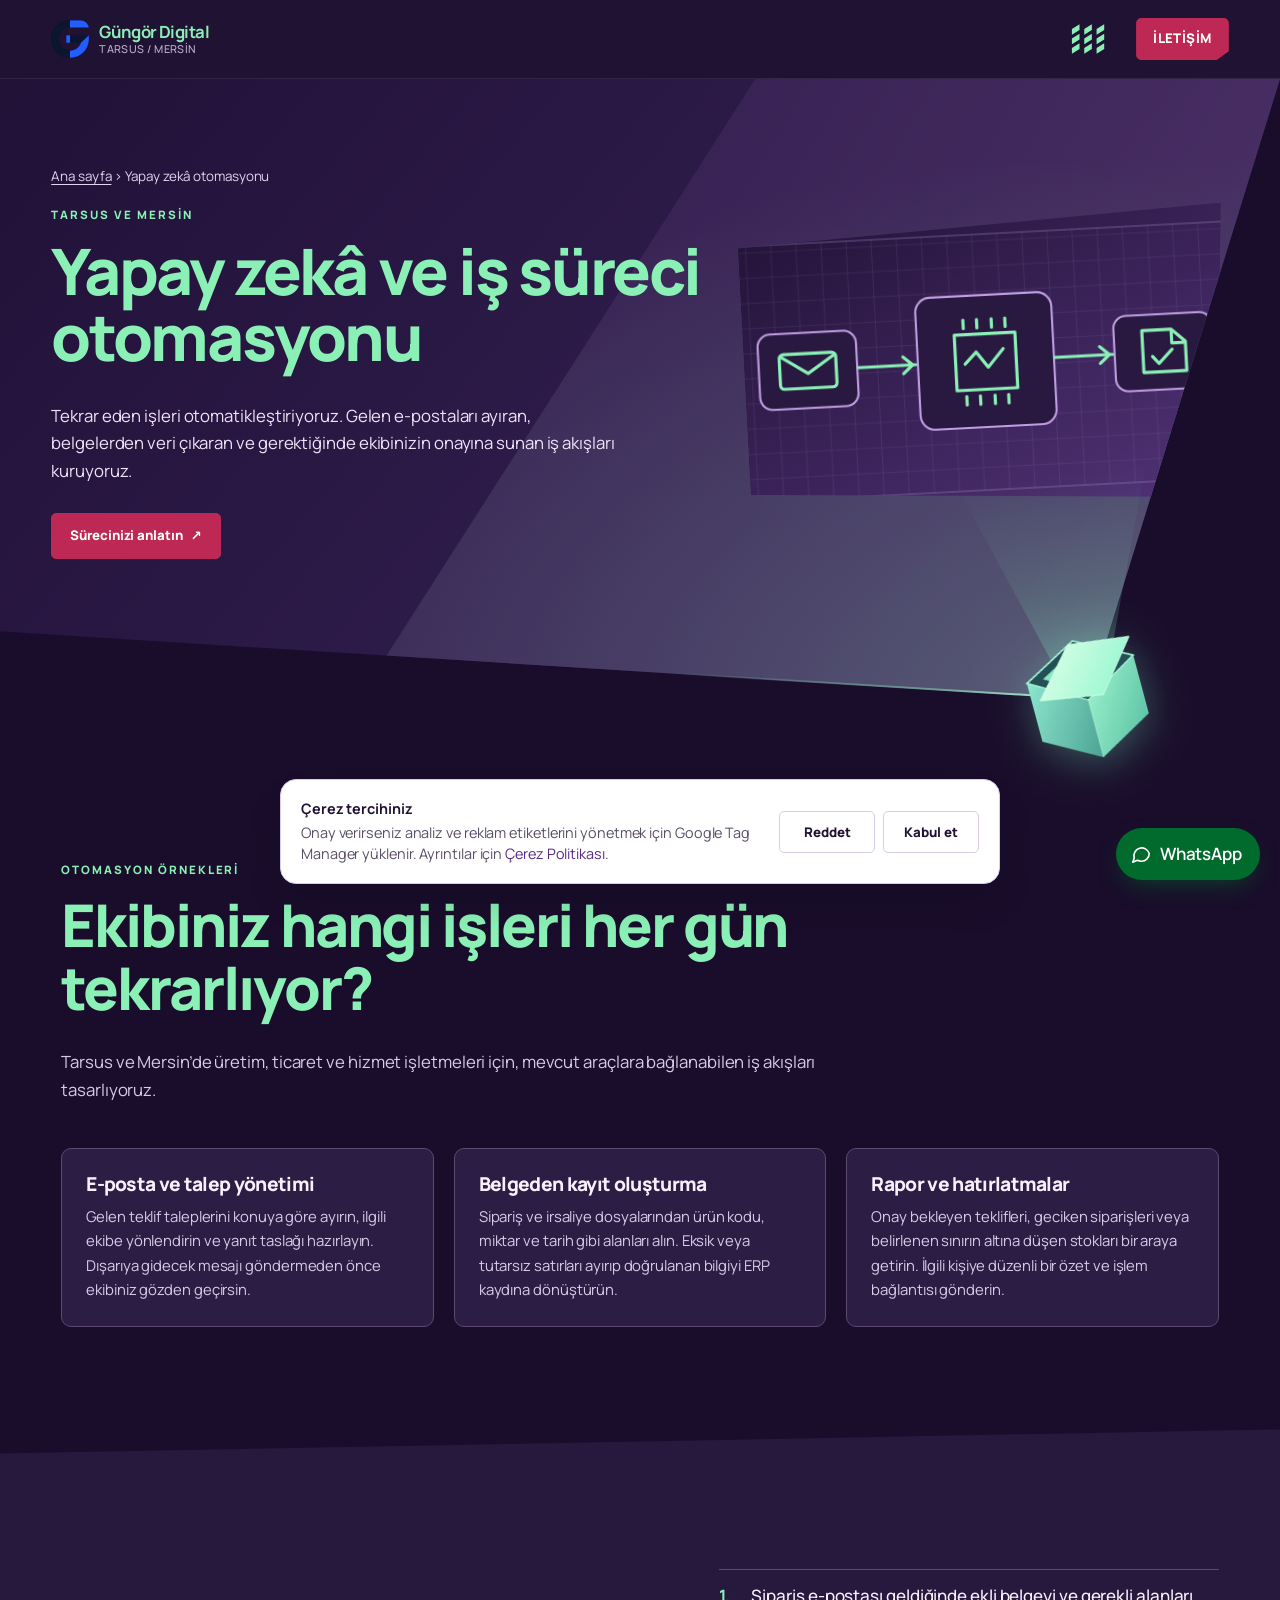
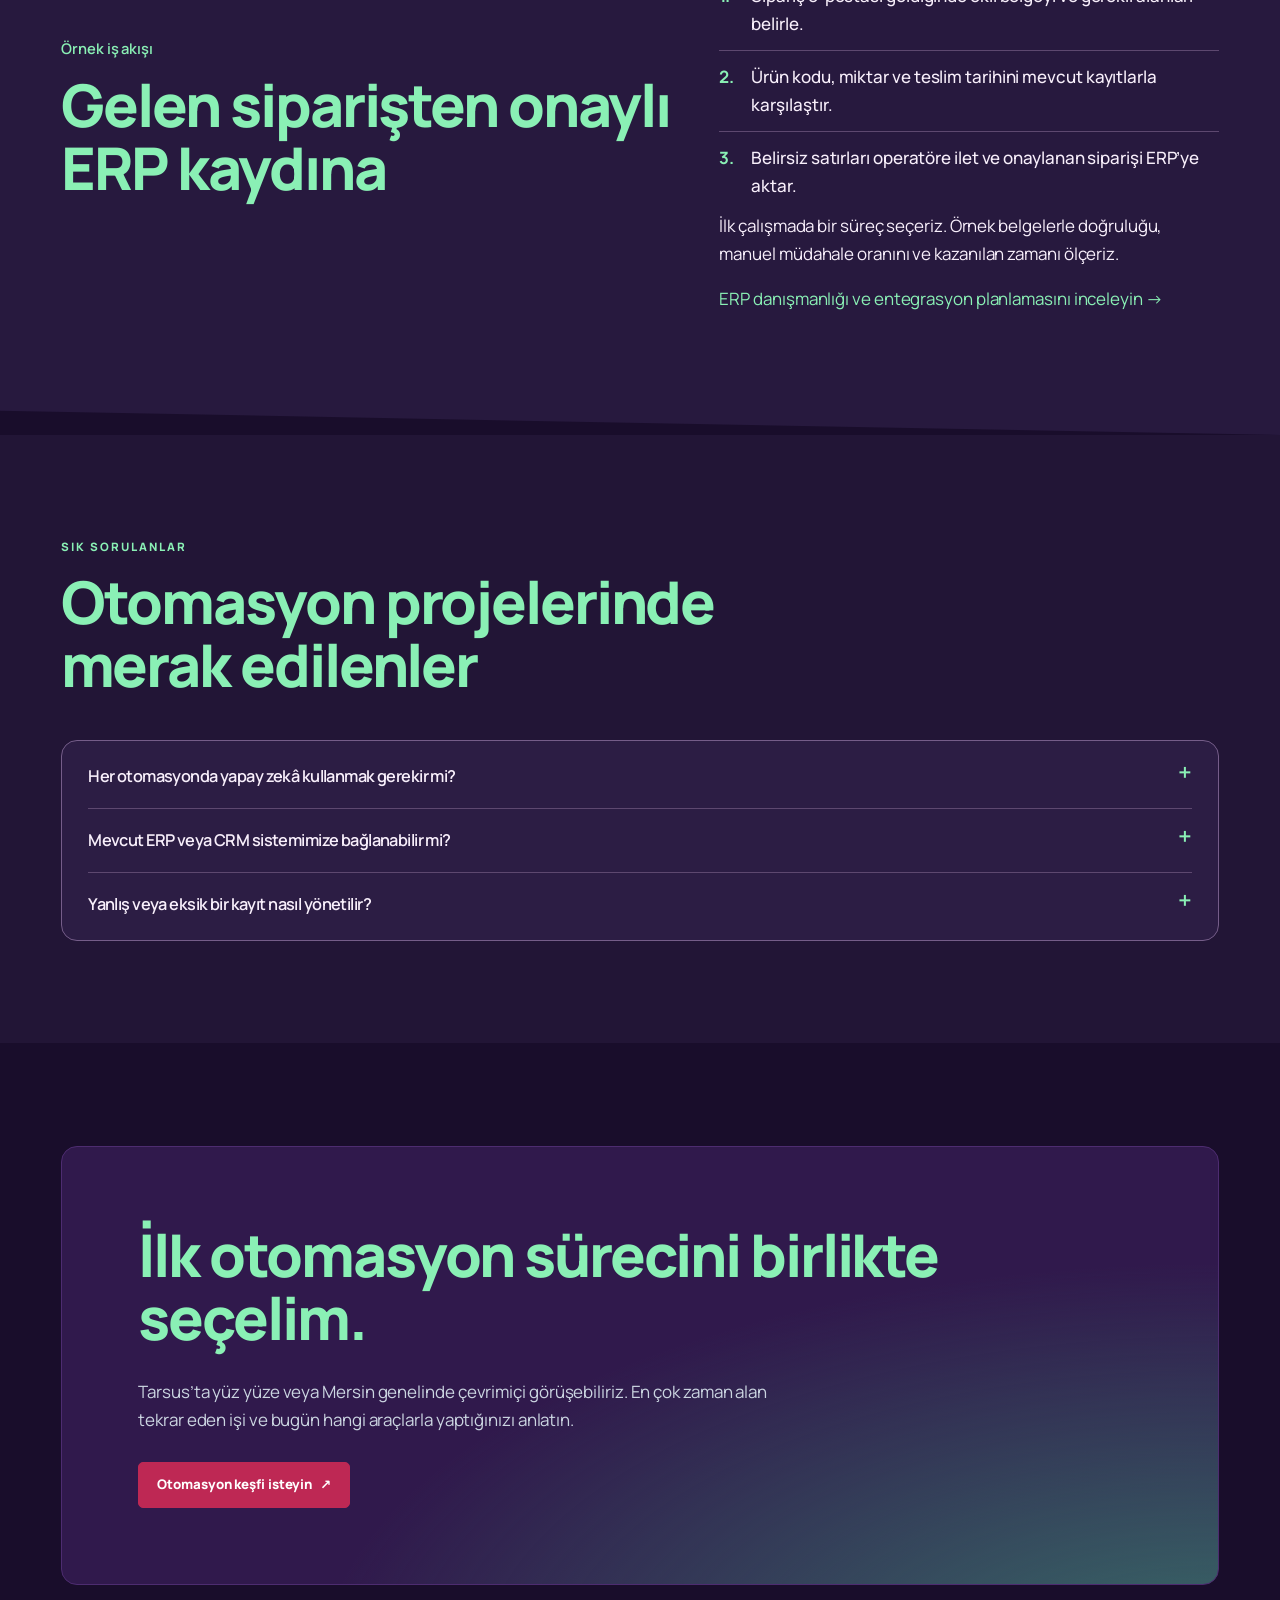
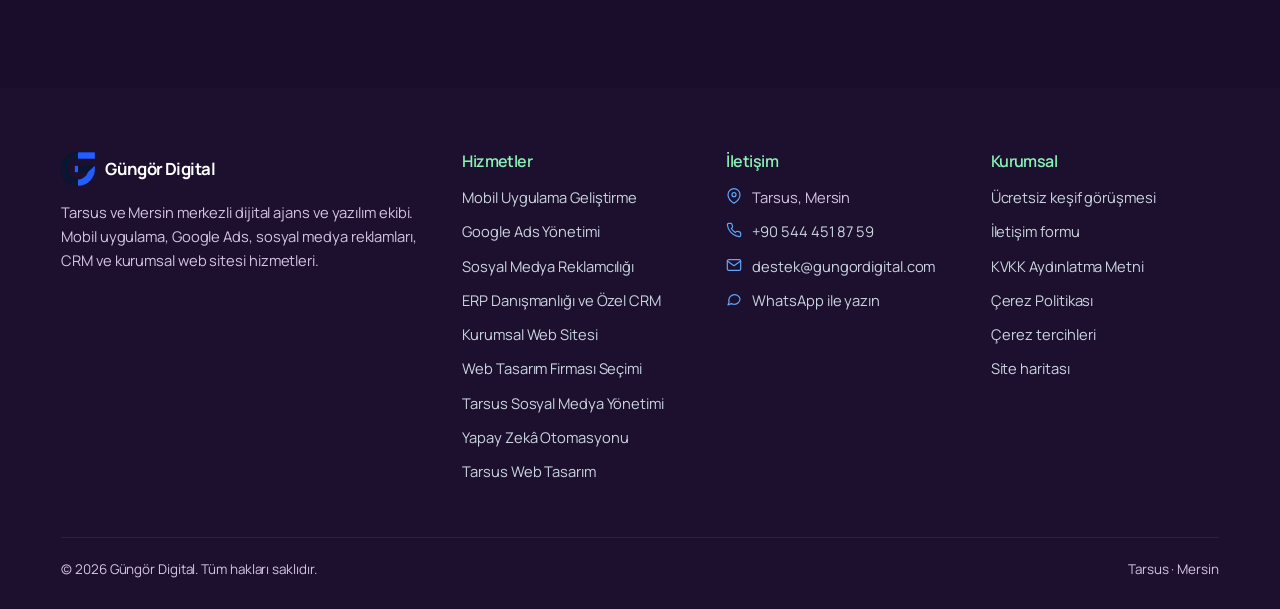
<file: yapay-zeka-otomasyonu.html>
<!doctype html>
<html lang="tr-TR">
<head>
<meta charset="utf-8">
<meta name="google-site-verification" content="k1yBXpzhwBnbhdokewDQdq4VgAo1lMGQT7mjPiqqTH0">
<meta name="viewport" content="width=device-width,initial-scale=1,viewport-fit=cover">
<title>Tarsus ve Mersin Yapay Zekâ Otomasyonu | Güngör Digital</title>
<meta name="description" content="Tarsus ve Mersin’de tekrar eden işleri otomatikleştirin. E-posta sınıflandırma, belgelerden veri çıkarma, ERP entegrasyonu ve insan onaylı iş akışları.">
<meta name="robots" content="index,follow,max-image-preview:large,max-snippet:-1">
<meta name="author" content="Güngör Digital">
<meta name="geo.region" content="TR-33">
<meta name="geo.placename" content="Tarsus, Mersin">
<link rel="canonical" href="https://tarsus.gungordigital.com/yapay-zeka-otomasyonu.html">
<link rel="alternate" hreflang="tr-TR" href="https://tarsus.gungordigital.com/yapay-zeka-otomasyonu.html">
<link rel="alternate" hreflang="x-default" href="https://tarsus.gungordigital.com/yapay-zeka-otomasyonu.html">
<meta property="og:type" content="website">
<meta property="og:site_name" content="Güngör Digital">
<meta property="og:locale" content="tr_TR">
<meta property="og:title" content="Tarsus ve Mersin Yapay Zekâ Otomasyonu | Güngör Digital">
<meta property="og:description" content="Tarsus ve Mersin’de tekrar eden işleri otomatikleştirin. E-posta sınıflandırma, belgelerden veri çıkarma, ERP entegrasyonu ve insan onaylı iş akışları.">
<meta property="og:url" content="https://tarsus.gungordigital.com/yapay-zeka-otomasyonu.html">
<meta property="og:image" content="https://tarsus.gungordigital.com/assets/logo.png">
<meta name="twitter:card" content="summary">
<meta name="twitter:title" content="Tarsus ve Mersin Yapay Zekâ Otomasyonu | Güngör Digital">
<meta name="twitter:description" content="Tarsus ve Mersin’de tekrar eden işleri otomatikleştirin. E-posta sınıflandırma, belgelerden veri çıkarma, ERP entegrasyonu ve insan onaylı iş akışları.">
<meta name="theme-color" content="#211134">
<link rel="icon" href="/assets/favicon.svg" type="image/svg+xml">
<link rel="icon" href="/assets/logo.png" type="image/png">
<link rel="apple-touch-icon" href="/assets/logo.png">
<link rel="preconnect" href="https://fonts.googleapis.com">
<link rel="preconnect" href="https://fonts.gstatic.com" crossorigin>
<link href="https://fonts.googleapis.com/css2?family=Manrope:wght@400;500;600;700;800&amp;display=swap" rel="stylesheet">
<link rel="stylesheet" href="/assets/style.css?v=kupu-menu">
<script type="application/ld+json">{"@context": "https://schema.org", "@type": "ProfessionalService", "@id": "https://tarsus.gungordigital.com/#business", "name": "Güngör Digital", "url": "https://tarsus.gungordigital.com/", "logo": "https://tarsus.gungordigital.com/assets/logo.png", "telephone": "+905444518759", "email": "destek@gungordigital.com", "address": {"@type": "PostalAddress", "addressLocality": "Tarsus", "addressRegion": "Mersin", "addressCountry": "TR"}, "areaServed": [{"@type": "City", "name": "Tarsus"}, {"@type": "AdministrativeArea", "name": "Mersin"}], "availableLanguage": "Turkish", "knowsAbout": ["Mobil uygulama geliştirme", "Google Ads", "Sosyal medya reklamcılığı", "CRM yazılımı", "Kurumsal web sitesi", "SEO", "ERP danışmanlığı", "Yapay zekâ ve iş süreci otomasyonu", "Sosyal medya yönetimi", "Oyun geliştirme"], "hasOfferCatalog": {"@type": "OfferCatalog", "name": "Hizmetler", "itemListElement": [{"@type": "Offer", "itemOffered": {"@type": "Service", "name": "Tarsus'ta Mobil Uygulama Geliştirme", "url": "https://tarsus.gungordigital.com/mobil-uygulama-gelistirme.html"}}, {"@type": "Offer", "itemOffered": {"@type": "Service", "name": "Tarsus'ta Google Ads Yönetimi", "url": "https://tarsus.gungordigital.com/google-ads-yonetimi.html"}}, {"@type": "Offer", "itemOffered": {"@type": "Service", "name": "Tarsus'ta Sosyal Medya Reklamcılığı", "url": "https://tarsus.gungordigital.com/sosyal-medya-reklamciligi.html"}}, {"@type": "Offer", "itemOffered": {"@type": "Service", "name": "Özel CRM ve Kurumsal Yazılım Geliştirme", "url": "https://tarsus.gungordigital.com/yapay-zeka-otomasyonu.html"}}, {"@type": "Offer", "itemOffered": {"@type": "Service", "name": "Tarsus'ta Kurumsal Web Sitesi Tasarımı", "url": "https://tarsus.gungordigital.com/kurumsal-web-sitesi.html"}}]}}</script>
<script type="application/ld+json">{"@context": "https://schema.org", "@type": "Service", "name": "Yapay Zekâ ve İş Süreci Otomasyonu", "description": "Tarsus ve Mersin’de tekrar eden işleri otomatikleştirin. E-posta sınıflandırma, belgelerden veri çıkarma, ERP entegrasyonu ve insan onaylı iş akışları.", "url": "https://tarsus.gungordigital.com/yapay-zeka-otomasyonu.html", "serviceType": "Yapay Zekâ ve İş Süreci Otomasyonu", "provider": {"@id": "https://tarsus.gungordigital.com/#business"}, "areaServed": [{"@type": "City", "name": "Tarsus"}, {"@type": "AdministrativeArea", "name": "Mersin"}], "@id": "https://tarsus.gungordigital.com/yapay-zeka-otomasyonu.html#service", "mainEntityOfPage": {"@id": "https://tarsus.gungordigital.com/yapay-zeka-otomasyonu.html#webpage"}}</script>
<script type="application/ld+json">{"@context": "https://schema.org", "@type": "BreadcrumbList", "itemListElement": [{"@type": "ListItem", "position": 1, "name": "Ana sayfa", "item": "https://tarsus.gungordigital.com/"}, {"@type": "ListItem", "position": 2, "name": "Yapay zekâ otomasyonu", "item": "https://tarsus.gungordigital.com/yapay-zeka-otomasyonu.html"}]}</script>

<script type="application/ld+json">{"@context": "https://schema.org", "@type": "WebPage", "@id": "https://tarsus.gungordigital.com/yapay-zeka-otomasyonu.html#webpage", "url": "https://tarsus.gungordigital.com/yapay-zeka-otomasyonu.html", "name": "Tarsus ve Mersin Yapay Zekâ Otomasyonu | Güngör Digital", "description": "Tarsus ve Mersin’de tekrar eden işleri otomatikleştirin. E-posta sınıflandırma, belgelerden veri çıkarma, ERP entegrasyonu ve insan onaylı iş akışları.", "inLanguage": "tr-TR", "isPartOf": {"@id": "https://tarsus.gungordigital.com/#website"}, "about": {"@id": "https://tarsus.gungordigital.com/#business"}, "mainEntity": {"@id": "https://tarsus.gungordigital.com/yapay-zeka-otomasyonu.html#service"}}</script>
<template id="gd-gtm-source">
<script async src="https://www.googletagmanager.com/gtm.js?id=GTM-NLWD7CCN"></script>
</template>
<script>
  window.dataLayer = window.dataLayer || [];
  function gtag(){dataLayer.push(arguments);}
  gtag('js', new Date());
</script>
</head>
<body>
<a class="skip" href="#main">İçeriğe geç</a>
<header class="site-header">
<div class="wrap nav">
<a class="logo" href="/" aria-label="Güngör Digital - Ana sayfa"><img src="/assets/logo.png" alt="Güngör Digital logosu" width="38" height="38"><span class="logo-t"><b>Güngör Digital</b><small>TARSUS / MERSİN</small></span></a>
<nav class="menu-overlay" id="menu" aria-label="Ana menü" hidden>
<div class="menu-inner wrap">
<ul class="menu-links"><li><a href="/">Ana Sayfa</a></li><li><a href="/#hizmetler">Uzmanlık</a><ul class="menu-services"><li><a href="/crm-ve-kurumsal-yazilim.html">ERP Danışmanlığı ve CRM</a></li><li><a href="/yapay-zeka-otomasyonu.html" aria-current="page">Yapay Zekâ Otomasyonu</a></li><li><a href="/mobil-uygulama-gelistirme.html">Mobil Uygulama</a></li><li><a href="/google-ads-yonetimi.html">Google Reklamları</a></li><li><a href="/kurumsal-web-sitesi.html">Kurumsal Web</a></li><li><a href="/tarsus-web-tasarim.html">Tarsus Web Tasarım</a></li><li><a href="/tarsus-web-tasarim-firmalari.html">Web Tasarım Firması Seçimi</a></li><li><a href="/sosyal-medya-reklamciligi.html">Sosyal Medya Reklamları</a></li><li><a href="/tarsus-sosyal-medya-yonetimi.html">Sosyal Medya Yönetimi</a></li><li><a href="/iletisim.html#oyun-gelistirme">Oyun Geliştirme</a></li></ul></li><li><a href="/#yaklasim">Yaklaşım</a></li><li><a href="/#hakkimizda">Hakkımızda</a></li><li><a href="/iletisim.html">İletişim</a></li></ul>
<div class="menu-visual" aria-hidden="true">
  <img src="/assets/uretim-sahasi.jpg" alt="" width="1500" height="844" loading="lazy" decoding="async">
  <img src="/assets/robot-kalite.jpg" alt="" width="1450" height="816" loading="lazy" decoding="async">
</div>
</div>
</nav>
<div class="nav-right">
<a class="btn btn-wa btn-sm hide-m" href="https://wa.me/905444518759" rel="noopener"><svg class="ic" viewBox="0 0 24 24" fill="none" stroke="currentColor" stroke-width="1.8" stroke-linecap="round" stroke-linejoin="round" aria-hidden="true"><path d="M21 11.5a8.4 8.4 0 0 1-9 8.4 8.6 8.6 0 0 1-4-1L3 21l1.6-4.6A8.4 8.4 0 1 1 21 11.5z"/></svg>WhatsApp</a>
<a class="btn btn-primary btn-sm" href="/iletisim.html">İletişim <svg class="ic" viewBox="0 0 24 24" fill="none" stroke="currentColor" stroke-width="1.8" stroke-linecap="round" stroke-linejoin="round" aria-hidden="true"><path d="M5 12h14M13 6l6 6-6 6"/></svg></a>
<button class="nav-toggle" type="button" aria-label="Menüyü aç" aria-expanded="false" aria-controls="menu">
<svg class="nav-grid-icon" viewBox="0 0 40 36" aria-hidden="true">
<path fill="currentColor" d="M2 7l8-5v6l-8 5zm13 0l8-5v6l-8 5zm13 0l8-5v6l-8 5zM2 17l8-5v6l-8 5zm13 0l8-5v6l-8 5zm13 0l8-5v6l-8 5zM2 27l8-5v6l-8 5zm13 0l8-5v6l-8 5zm13 0l8-5v6l-8 5z"/>
</svg>
<svg class="nav-close-icon" viewBox="0 0 40 36" aria-hidden="true"><path fill="currentColor" d="m3 3 10 6v6L3 9zm33 0v6l-10 6V9zM3 32v-6l10-6v6zm33 0-10-6v-6l10 6zM16 15h7v6h-7z"/></svg>
</button>
</div>
</div>
</header>
<main id="main">
<div class="page-hero-shell">
<section class="hero-light">
<div class="wrap page-hero"><div>
<nav class="crumbs" aria-label="Konum"><a href="/">Ana sayfa</a> &rsaquo; Yapay zekâ otomasyonu</nav>
<div class="label">Tarsus ve Mersin</div>
<h1>Yapay zekâ ve iş süreci otomasyonu</h1>
<p class="lead">Tekrar eden işleri otomatikleştiriyoruz. Gelen e-postaları ayıran, belgelerden veri çıkaran ve gerektiğinde ekibinizin onayına sunan iş akışları kuruyoruz.</p>
<div class="btns"><a class="btn btn-primary" href="/iletisim.html#yapay-zeka-otomasyonu">Sürecinizi anlatın <span aria-hidden="true">↗</span></a></div>
</div><img class="page-art" src="/assets/hizmet-otomasyon.svg" width="544" height="280" alt="E-postadan veri çıkarıp kontrol edilen kayda dönüştüren otomasyon akışı" decoding="async"></div>
</section>
<div class="page-cube" aria-hidden="true"><img src="/assets/projeksiyon-kupu.svg" alt="" width="100" height="100" decoding="async"></div>
</div>
<section class="section"><div class="wrap">
<div class="section-head"><div class="label">Otomasyon örnekleri</div><h2>Ekibiniz hangi işleri her gün tekrarlıyor?</h2><p>Tarsus ve Mersin’de üretim, ticaret ve hizmet işletmeleri için, mevcut araçlara bağlanabilen iş akışları tasarlıyoruz.</p></div>
<div class="grid grid-3">
<article class="card"><h3>E-posta ve talep yönetimi</h3><p>Gelen teklif taleplerini konuya göre ayırın, ilgili ekibe yönlendirin ve yanıt taslağı hazırlayın. Dışarıya gidecek mesajı göndermeden önce ekibiniz gözden geçirsin.</p></article>
<article class="card"><h3>Belgeden kayıt oluşturma</h3><p>Sipariş ve irsaliye dosyalarından ürün kodu, miktar ve tarih gibi alanları alın. Eksik veya tutarsız satırları ayırıp doğrulanan bilgiyi ERP kaydına dönüştürün.</p></article>
<article class="card"><h3>Rapor ve hatırlatmalar</h3><p>Onay bekleyen teklifleri, geciken siparişleri veya belirlenen sınırın altına düşen stokları bir araya getirin. İlgili kişiye düzenli bir özet ve işlem bağlantısı gönderin.</p></article>
</div>
</div></section>
<section class="section alt editorial-intro"><div class="wrap split">
<div><div class="label">Örnek iş akışı</div><h2>Gelen siparişten onaylı ERP kaydına</h2></div>
<div><ol class="steps"><li>Sipariş e-postası geldiğinde ekli belgeyi ve gerekli alanları belirle.</li><li>Ürün kodu, miktar ve teslim tarihini mevcut kayıtlarla karşılaştır.</li><li>Belirsiz satırları operatöre ilet ve onaylanan siparişi ERP’ye aktar.</li></ol>
<p>İlk çalışmada bir süreç seçeriz. Örnek belgelerle doğruluğu, manuel müdahale oranını ve kazanılan zamanı ölçeriz.</p>
<a href="/crm-ve-kurumsal-yazilim.html">ERP danışmanlığı ve entegrasyon planlamasını inceleyin →</a></div>
</div></section>
<section class="section" id="sss"><div class="wrap">
<div class="section-head"><div class="label">Sık sorulanlar</div><h2>Otomasyon projelerinde merak edilenler</h2></div>
<div class="faq-acc">
<details><summary>Her otomasyonda yapay zekâ kullanmak gerekir mi?</summary><p>Sabit kurallarla çözülen adımlarda kural tabanlı otomasyon yeterlidir. Yapay zekâyı serbest metin, farklı belge biçimleri veya sınıflandırma gibi değişken girdilerde değerlendiririz.</p></details>
<details><summary>Mevcut ERP veya CRM sistemimize bağlanabilir mi?</summary><p>Bağlantı yöntemi kullandığınız sistemin API, dosya aktarımı ve yetki seçeneklerine bağlıdır. Keşifte örnek bir veri akışını ve gerekli izinleri birlikte inceleriz.</p></details>
<details><summary>Yanlış veya eksik bir kayıt nasıl yönetilir?</summary><p>Eksik alanlar ve doğruluğundan emin olunmayan sonuçlar bir çalışanın kontrolüne yönlendirilebilir. Kayıt oluşturma, müşteri mesajı gönderme veya veri değiştirme gibi adımlar için onay kuralı belirleyebiliriz.</p></details>
</div>
</div></section>
<section class="section"><div class="wrap"><div class="cta">
<h2>İlk otomasyon sürecini birlikte seçelim.</h2><p>Tarsus’ta yüz yüze veya Mersin genelinde çevrimiçi görüşebiliriz. En çok zaman alan tekrar eden işi ve bugün hangi araçlarla yaptığınızı anlatın.</p>
<div class="btns"><a class="btn btn-primary" href="/iletisim.html#yapay-zeka-otomasyonu">Otomasyon keşfi isteyin <span aria-hidden="true">↗</span></a></div>
</div></div></section>
</main>
<footer class="site-footer">
<div class="wrap">
<div class="fgrid">
<div>
<div class="fbrand"><img src="/assets/logo.png" alt="" width="34" height="34"><b>Güngör Digital</b></div>
<p>Tarsus ve Mersin merkezli dijital ajans ve yazılım ekibi. Mobil uygulama, Google Ads, sosyal medya reklamları, CRM ve kurumsal web sitesi hizmetleri.</p>
</div>
<div>
<h3>Hizmetler</h3>
<ul><li><a href="/mobil-uygulama-gelistirme.html">Mobil Uygulama Geliştirme</a></li><li><a href="/google-ads-yonetimi.html">Google Ads Yönetimi</a></li><li><a href="/sosyal-medya-reklamciligi.html">Sosyal Medya Reklamcılığı</a></li><li><a href="/crm-ve-kurumsal-yazilim.html">ERP Danışmanlığı ve Özel CRM</a></li><li><a href="/kurumsal-web-sitesi.html">Kurumsal Web Sitesi</a></li><li><a href="/tarsus-web-tasarim-firmalari.html">Web Tasarım Firması Seçimi</a></li><li><a href="/tarsus-sosyal-medya-yonetimi.html">Tarsus Sosyal Medya Yönetimi</a></li><li><a href="/yapay-zeka-otomasyonu.html" aria-current="page">Yapay Zekâ Otomasyonu</a></li>
<li><a href="/tarsus-web-tasarim.html">Tarsus Web Tasarım</a></li></ul>
</div>
<div>
<h3>İletişim</h3>
<ul class="fcontact">
<li><svg class="ic" viewBox="0 0 24 24" fill="none" stroke="currentColor" stroke-width="1.8" stroke-linecap="round" stroke-linejoin="round" aria-hidden="true"><path d="M21 10c0 7-9 13-9 13S3 17 3 10a9 9 0 0 1 18 0z"/><circle cx="12" cy="10" r="3"/></svg><span>Tarsus, Mersin</span></li>
<li><svg class="ic" viewBox="0 0 24 24" fill="none" stroke="currentColor" stroke-width="1.8" stroke-linecap="round" stroke-linejoin="round" aria-hidden="true"><path d="M22 16.9v3a2 2 0 0 1-2.2 2 19.8 19.8 0 0 1-8.6-3.1 19.5 19.5 0 0 1-6-6A19.8 19.8 0 0 1 2.1 4.2 2 2 0 0 1 4.1 2h3a2 2 0 0 1 2 1.7c.1.9.4 1.8.7 2.7a2 2 0 0 1-.5 2.1L8 9.8a16 16 0 0 0 6 6l1.3-1.3a2 2 0 0 1 2.1-.5c.9.3 1.8.6 2.7.7a2 2 0 0 1 1.7 2z"/></svg><a href="tel:+905444518759">+90 544 451 87 59</a></li>
<li><svg class="ic" viewBox="0 0 24 24" fill="none" stroke="currentColor" stroke-width="1.8" stroke-linecap="round" stroke-linejoin="round" aria-hidden="true"><rect x="2" y="4" width="20" height="16" rx="2"/><path d="m22 6-10 7L2 6"/></svg><a href="mailto:destek@gungordigital.com">destek@gungordigital.com</a></li>
<li><svg class="ic" viewBox="0 0 24 24" fill="none" stroke="currentColor" stroke-width="1.8" stroke-linecap="round" stroke-linejoin="round" aria-hidden="true"><path d="M21 11.5a8.4 8.4 0 0 1-9 8.4 8.6 8.6 0 0 1-4-1L3 21l1.6-4.6A8.4 8.4 0 1 1 21 11.5z"/></svg><a href="https://wa.me/905444518759" rel="noopener">WhatsApp ile yazın</a></li>
</ul>
</div>
<div>
<h3>Kurumsal</h3>
<ul>
<li><a href="/iletisim.html">Ücretsiz keşif görüşmesi</a></li>
<li><a href="/iletisim.html">İletişim formu</a></li>
<li><a href="/kvkk.html">KVKK Aydınlatma Metni</a></li><li><a href="/cerez-politikasi.html">Çerez Politikası</a></li><li><button type="button" class="linklike" data-cookie-settings>Çerez tercihleri</button></li><li><a href="/sitemap.xml">Site haritası</a></li>
</ul>
</div>
</div>
<div class="copy"><span>&copy; 2026 Güngör Digital. Tüm hakları saklıdır.</span><span>Tarsus &middot; Mersin</span></div>
</div>
</footer>
<a class="wa-float" href="https://wa.me/905444518759" rel="noopener" aria-label="WhatsApp ile yazın"><svg class="ic" viewBox="0 0 24 24" fill="none" stroke="currentColor" stroke-width="1.8" stroke-linecap="round" stroke-linejoin="round" aria-hidden="true"><path d="M21 11.5a8.4 8.4 0 0 1-9 8.4 8.6 8.6 0 0 1-4-1L3 21l1.6-4.6A8.4 8.4 0 1 1 21 11.5z"/></svg>WhatsApp</a>
<div class="mbar" role="navigation" aria-label="Hızlı iletişim">
<a class="mb-wa" href="https://wa.me/905444518759" rel="noopener"><svg class="ic" viewBox="0 0 24 24" fill="none" stroke="currentColor" stroke-width="1.8" stroke-linecap="round" stroke-linejoin="round" aria-hidden="true"><path d="M21 11.5a8.4 8.4 0 0 1-9 8.4 8.6 8.6 0 0 1-4-1L3 21l1.6-4.6A8.4 8.4 0 1 1 21 11.5z"/></svg>WhatsApp</a>
<a class="mb-call" href="tel:+905444518759"><svg class="ic" viewBox="0 0 24 24" fill="none" stroke="currentColor" stroke-width="1.8" stroke-linecap="round" stroke-linejoin="round" aria-hidden="true"><path d="M22 16.9v3a2 2 0 0 1-2.2 2 19.8 19.8 0 0 1-8.6-3.1 19.5 19.5 0 0 1-6-6A19.8 19.8 0 0 1 2.1 4.2 2 2 0 0 1 4.1 2h3a2 2 0 0 1 2 1.7c.1.9.4 1.8.7 2.7a2 2 0 0 1-.5 2.1L8 9.8a16 16 0 0 0 6 6l1.3-1.3a2 2 0 0 1 2.1-.5c.9.3 1.8.6 2.7.7a2 2 0 0 1 1.7 2z"/></svg>Ara</a>
</div>
<script src="/assets/main.js?v=gtm-2" defer></script>
</body>
</html>
</file>
<file: assets/style.css>
/* Güngör Digital — Stitch tasarım dili (Technical Modernism) */
:root{
--primary:#1D4ED8;--primary-d:#1E40AF;--primary-h:#2563EB;--primary-deep:#0037B0;
--ink:#0A0D14;--slate:#121826;--muted:#475569;--line:#E2E8F0;--line2:#CBD5E1;
--sub:#F8FAFC;--surface:#F8F9FF;--surface-low:#EFF4FF;--surface-high:#DCE9FF;
--wa:#006B2C;--wa-d:#005320;
--shadow-sm:0 1px 2px rgba(10,13,20,.04),0 4px 12px rgba(10,13,20,.03);
--shadow-hover:0 2px 4px rgba(10,13,20,.04),0 12px 24px -4px rgba(10,13,20,.08);
--max:1200px;--r:6px;--r-lg:8px;--r-xl:12px
}
*{box-sizing:border-box}
html{scroll-behavior:smooth;-webkit-text-size-adjust:100%}
body{margin:0;font-family:Inter,system-ui,-apple-system,"Segoe UI",Roboto,sans-serif;color:var(--ink);background:var(--surface);font-size:15px;line-height:1.6;letter-spacing:-.005em;-webkit-font-smoothing:antialiased}
img,svg{max-width:100%;display:block}
a{color:var(--primary);text-decoration:none}
a:hover{text-decoration:underline}
:focus-visible{outline:2px solid rgba(29,78,216,.45);outline-offset:2px}
.skip{position:absolute;left:-9999px}
.skip:focus{left:12px;top:12px;background:#fff;padding:8px 12px;z-index:99}
.wrap{max-width:var(--max);margin:0 auto;padding:0 20px}
h1,h2,h3,h4{font-family:"Plus Jakarta Sans",Inter,sans-serif;line-height:1.2;letter-spacing:-.015em;margin:0 0 .5em;color:var(--ink)}
h1{font-size:clamp(2rem,4.4vw,3.1rem);font-weight:700;letter-spacing:-.02em;line-height:1.15}
h2{font-size:clamp(1.6rem,3.2vw,2.5rem);font-weight:700}
h3{font-size:1.2rem;font-weight:600;letter-spacing:-.015em}
p{margin:0 0 1em}
.ic{width:20px;height:20px;flex:none}
.muted{color:var(--muted)}
.label{font-size:.92rem;font-weight:600;color:var(--primary)}
.num,.tabular{font-variant-numeric:tabular-nums}
/* header */
.site-header{position:sticky;top:0;z-index:50;background:rgba(248,249,255,.92);backdrop-filter:blur(12px);-webkit-backdrop-filter:blur(12px);border-bottom:1px solid var(--line);box-shadow:0 1px 8px rgba(0,0,0,.03)}
.nav{position:relative;display:flex;align-items:center;justify-content:space-between;height:72px;gap:16px}
.logo{display:flex;align-items:center;gap:10px;color:var(--ink);min-width:0}
.logo:hover{text-decoration:none}
.logo img{width:38px;height:38px}
.logo-t{display:flex;flex-direction:column;line-height:1.1}
.logo-t b{font-family:"Plus Jakarta Sans",Inter,sans-serif;font-size:1.05rem;font-weight:700;letter-spacing:-.01em;white-space:nowrap}
.logo-t small{font-size:.68rem;font-weight:500;letter-spacing:.04em;color:var(--muted);margin-top:2px;white-space:nowrap}
.menu{display:flex;align-items:center;gap:4px;list-style:none;margin:0;padding:0}
.menu a{display:block;white-space:nowrap;color:#334155;font-weight:500;font-size:.9rem;padding:8px 10px;border-radius:var(--r-lg);transition:background .15s,color .15s}
.menu a:hover{color:var(--ink);background:var(--surface-low);text-decoration:none}
.menu a[aria-current="page"]{color:var(--primary);background:var(--surface-high);font-weight:600}
.nav-right{display:flex;align-items:center;gap:10px}
.nav-toggle{display:none;background:#fff;border:1px solid var(--line2);border-radius:var(--r);width:44px;height:44px;align-items:center;justify-content:center;color:var(--ink);cursor:pointer}
.nav-toggle .ic{width:22px;height:22px}
/* buttons */
.btn{display:inline-flex;align-items:center;justify-content:center;gap:8px;height:44px;padding:0 18px;border-radius:var(--r);font-weight:600;font-size:.92rem;border:1px solid transparent;transition:background .15s,transform .15s,border-color .15s,box-shadow .15s;white-space:nowrap;cursor:pointer;font-family:inherit}
.btn:hover{text-decoration:none}
.btn:active{transform:scale(.98)}
.btn-primary{background:var(--primary);color:#fff;border-color:var(--primary-d)}
.btn-primary:hover{background:var(--primary-h)}
.btn-wa{background:var(--wa);color:#fff;border-radius:999px;border-color:var(--wa)}
.btn-wa:hover{background:var(--wa-d)}
.btn-outline{background:#fff;color:var(--ink);border-color:var(--line2)}
.btn-outline:hover{background:var(--sub);border-color:#94A3B8}
.btn-dark{background:var(--ink);color:#fff;border-color:#1E293B}
.btn-sm{height:40px;padding:0 14px;font-size:.88rem}
.btn-block{width:100%}
/* mobil menü */
.nav-right .btn-wa{display:none}
@media (max-width:1300px){
.nav-toggle{display:inline-flex}
.menu{display:none;position:absolute;top:72px;left:-20px;right:-20px;flex-direction:column;align-items:stretch;gap:0;background:#fff;padding:6px 20px 16px;border-bottom:1px solid var(--line);box-shadow:0 20px 40px -12px rgba(10,13,20,.16)}
.menu.open{display:flex}
.menu li{border-bottom:1px solid var(--line)}
.menu a{padding:14px 0;font-size:1rem;border-radius:0;background:none}
.menu a:hover{background:none}
.menu a[aria-current="page"]{background:none}
.hide-m{display:none!important}
.menu li.hide-d{display:block}
}
.hide-d{display:none}
@media (max-width:480px){.logo-t small{display:none}.nav-right .btn-primary{display:none}}
/* hero */
.hero{background:var(--surface);padding:72px 0 64px;position:relative;overflow:hidden;border-bottom:1px solid var(--line)}
.hero .wrap{position:relative}
.hero h1{color:var(--ink);max-width:880px}
.hero h1 .accent{color:var(--primary);text-decoration:underline;text-decoration-color:rgba(29,78,216,.25);text-decoration-thickness:4px;text-underline-offset:8px}
.hero .lead{font-size:1.08rem;color:var(--muted);max-width:640px}
.hero .label{color:var(--primary)}
.hero-light{background:var(--surface);padding:56px 0 48px;border-bottom:1px solid var(--line)}
.hero-light .lead{color:var(--muted);font-size:1.05rem;max-width:680px}
.pill{display:inline-block;font-size:.95rem;font-weight:600;color:var(--primary);margin-bottom:12px}
.pill .dot{display:none}
.crumbs{font-size:.84rem;color:var(--muted);margin-bottom:18px}
.crumbs a{color:#334155}
.btns{display:flex;gap:12px;flex-wrap:wrap;margin-top:28px}
.trust{display:grid;grid-template-columns:repeat(4,1fr);gap:0;margin-top:48px;background:var(--surface-low);border:1px solid var(--line);border-radius:var(--r-xl);padding:8px 0}
.trust div{padding:18px 22px;color:var(--ink);font-weight:600;font-size:.92rem;display:flex;gap:12px;align-items:flex-start;border-right:1px solid var(--line)}
.trust div:last-child{border-right:0}
.trust .ic{color:var(--primary);margin-top:2px;width:20px;height:20px}
.trust small{display:block;color:var(--muted);font-weight:400;font-size:.82rem;margin-top:2px;line-height:1.45}
/* sections */
.section{padding:88px 0}
.section.alt{background:var(--surface-low);border-top:1px solid var(--line);border-bottom:1px solid var(--line)}
.section-head{max-width:720px;margin-bottom:44px}
.section-head p{color:var(--muted);font-size:1.02rem}
.grid{display:grid;gap:20px;grid-template-columns:repeat(auto-fit,minmax(250px,1fr))}
@media (min-width:1021px){.grid-3{grid-template-columns:repeat(3,1fr)}.grid-3>:last-child:nth-child(3n+2){grid-column:span 2}}
.card{background:#fff;border:1px solid var(--line2);border-radius:var(--r-lg);padding:28px;box-shadow:var(--shadow-sm);transition:transform .2s,box-shadow .2s,border-color .2s;display:flex;flex-direction:column;color:inherit}
.card:hover{transform:translateY(-2px);border-color:rgba(29,78,216,.3);box-shadow:var(--shadow-hover);text-decoration:none}
.icon-box{width:44px;height:44px;border-radius:var(--r);background:var(--surface-high);color:var(--primary);display:grid;place-items:center;margin-bottom:18px;transition:background .2s,color .2s}
.card:hover .icon-box{background:var(--primary);color:#fff}
.icon-box .ic{width:22px;height:22px}
.card h3{margin-bottom:8px}
.card p{color:var(--muted);font-size:.93rem;margin:0}
.card .more{margin-top:auto;padding-top:18px;font-weight:600;font-size:.9rem;color:var(--primary);display:flex;align-items:center;gap:6px}
.card .more .ic{width:16px;height:16px}
.tagchip{display:inline-block;font-size:.82rem;font-weight:500;color:var(--muted);margin-bottom:4px;align-self:flex-start}
.checks{list-style:none;padding:0;margin:0}
.checks li{display:flex;gap:12px;margin-bottom:14px;color:#1E293B}
.checks .ic{color:var(--primary);width:20px;height:20px;margin-top:3px}
.split{display:grid;grid-template-columns:1.1fr .9fr;gap:48px;align-items:start}
.panel{background:#fff;border:1px solid var(--line2);border-radius:var(--r-xl);padding:32px;box-shadow:var(--shadow-sm)}
.panel h3{margin-bottom:8px}
.panel p{color:var(--muted)}
.steps{list-style:none;counter-reset:s;margin:18px 0 0;padding:0}
.steps li{counter-increment:s;display:flex;gap:14px;align-items:flex-start;padding:12px 0;border-top:1px solid var(--line);font-weight:500}
.steps li:before{content:counter(s) ".";font-weight:700;color:var(--primary);flex:none;min-width:18px}
.process{display:grid;grid-template-columns:repeat(4,1fr);gap:0;border:1px solid var(--line2);border-radius:var(--r-xl);overflow:hidden;background:#fff;box-shadow:var(--shadow-sm)}
.process div{padding:28px 24px;border-right:1px solid var(--line)}
.process div:last-child{border-right:0}
.process b{display:block;font-size:.95rem;font-weight:700;color:var(--primary);margin-bottom:6px}
.process h3{font-size:1.05rem}
.process p{color:var(--muted);font-size:.92rem;margin:0}
/* faq */
.faq-grid{display:grid;grid-template-columns:1fr 1fr;gap:20px}
.qa{background:#fff;border:1px solid var(--line2);border-radius:var(--r-lg);padding:26px;position:relative;box-shadow:var(--shadow-sm)}
.qa .n{display:none}
.qa h3{font-size:1.05rem;margin-bottom:8px}
.qa p{color:var(--muted);font-size:.93rem;margin:0}
.faq-acc{background:#fff;border:1px solid var(--line2);border-radius:var(--r-xl);padding:4px 26px;box-shadow:var(--shadow-sm)}
.faq-acc details{border-bottom:1px solid var(--line);padding:18px 0}
.faq-acc details:last-child{border-bottom:0}
.faq-acc summary{font-weight:600;cursor:pointer;list-style:none;font-size:1.02rem;position:relative;padding-right:32px;font-family:"Plus Jakarta Sans",Inter,sans-serif}
.faq-acc summary::-webkit-details-marker{display:none}
.faq-acc summary:after{content:"+";position:absolute;right:0;top:-3px;color:var(--primary);font-size:1.5rem;line-height:1}
.faq-acc details[open] summary:after{content:"\2013"}
.faq-acc details p{color:var(--muted);margin:12px 0 0}
/* cta */
.cta{background:var(--slate);color:#E2E8F0;border-radius:var(--r-xl);padding:56px 40px;text-align:center;border:1px solid #1E293B;position:relative;overflow:hidden}
.cta>*{position:relative}
.cta h2{color:#fff}
.cta p{color:#CBD5E1;max-width:640px;margin-left:auto;margin-right:auto}
.cta .btn-outline{background:transparent;color:#fff;border-color:rgba(255,255,255,.4)}
.cta .btn-outline:hover{background:rgba(255,255,255,.08)}
.cta .btns{justify-content:center}
/* contact page */
.c-grid{display:grid;grid-template-columns:minmax(0,5fr) minmax(0,7fr);gap:24px;align-items:start}
.c-card{background:#fff;border:1px solid var(--line2);border-radius:var(--r-xl);padding:24px;box-shadow:var(--shadow-sm)}
.c-head{display:flex;justify-content:space-between;align-items:center;margin-bottom:18px;gap:12px}
.c-head span{font-size:.88rem;font-weight:600;color:var(--muted)}
.badge-ok{font-size:.75rem;font-weight:600;background:#DCFCE7;color:#15803D;border:1px solid #BBF7D0;border-radius:4px;padding:3px 8px}
.wa-line{display:flex;justify-content:space-between;align-items:center;background:var(--wa);color:#fff;border-radius:var(--r);padding:16px 18px;text-decoration:none}
.wa-line:hover{background:var(--wa-d);text-decoration:none}
.wa-line b{display:block;font-size:1rem}
.wa-line small{opacity:.9;font-size:.8rem}
.tiles{display:grid;grid-template-columns:1fr 1fr;gap:10px;margin-top:12px}
.tile{border:1px solid var(--line2);border-radius:var(--r);padding:14px;background:#fff;color:var(--ink);display:block;min-width:0;transition:border-color .15s}
.tile:hover{border-color:var(--primary);text-decoration:none}
.tile small{display:block;font-size:.8rem;color:var(--muted);font-weight:500;margin-bottom:2px}
.tile b{font-size:.9rem;word-break:break-word;display:flex;align-items:center;gap:8px}
.tile .ic{width:16px;height:16px;color:var(--primary)}
.info-box{border:1px solid var(--line);border-radius:var(--r);padding:14px 16px;margin-top:12px;background:var(--sub)}
.info-box h4{font-size:.85rem;margin:0 0 6px;display:flex;gap:8px;align-items:center;font-family:Inter,sans-serif;font-weight:600}
.info-box h4 .ic{width:16px;height:16px;color:var(--primary)}
.info-box p{margin:0;color:var(--muted);font-size:.88rem;line-height:1.5}
.guar{display:grid;grid-template-columns:1fr 1fr;gap:10px;margin-top:12px}
.guar div{border:1px solid var(--line);border-radius:var(--r);padding:12px;font-size:.85rem;font-weight:600;display:flex;gap:8px;align-items:flex-start;color:#1E293B;background:#fff}
.guar .ic{width:16px;height:16px;color:var(--primary);margin-top:2px}
.callout{margin-top:12px;border:1px solid #BFDBFE;background:var(--surface-high);border-radius:var(--r);padding:14px 16px;display:flex;gap:12px;align-items:flex-start}
.callout .ic{color:var(--primary);margin-top:2px}
.callout b{display:block;font-size:.92rem}
.callout span{color:var(--muted);font-size:.86rem}
.form-h{display:flex;justify-content:space-between;align-items:center;gap:12px;flex-wrap:wrap}
.form-h .label{color:var(--primary)}
.timer{font-size:.78rem;color:var(--muted);display:flex;gap:6px;align-items:center}
.timer .ic{width:14px;height:14px}
form .row{display:grid;grid-template-columns:1fr 1fr;gap:16px}
label{display:block;font-weight:600;font-size:.84rem;margin:0 0 6px;color:#1E293B}
label .req{color:#DC2626}
label .opt{color:var(--muted);font-weight:500;font-size:.78rem}
input,select,textarea{width:100%;height:44px;padding:0 14px;border:1px solid var(--line2);border-radius:var(--r);font:inherit;font-size:.95rem;background:#fff;color:var(--ink)}
textarea{height:auto;min-height:110px;padding:12px 14px;resize:vertical}
input:focus,select:focus,textarea:focus{outline:2px solid rgba(29,78,216,.15);border-color:var(--primary)}
.fg{margin-bottom:18px}
.chips{display:flex;flex-wrap:wrap;gap:8px}
.chip input{position:absolute;opacity:0;pointer-events:none;width:1px;height:1px;margin:0;padding:0;border:0}
.chip span{display:inline-flex;align-items:center;gap:6px;height:40px;padding:0 12px;border:1px solid var(--line2);border-radius:var(--r);font-size:.86rem;font-weight:500;cursor:pointer;background:#fff;color:#1E293B;user-select:none;transition:background .15s,border-color .15s}
.chip span .ic{width:15px;height:15px}
.chip input:checked + span{background:var(--primary);border-color:var(--primary-d);color:#fff}
.chip input:focus-visible + span{outline:2px solid rgba(29,78,216,.35);outline-offset:2px}
.secnote{margin-top:14px;display:flex;gap:8px;align-items:center;font-size:.8rem;color:var(--muted)}
.secnote .ic{width:15px;height:15px;color:var(--primary)}
.quick{display:flex;gap:18px;flex-wrap:wrap;margin-top:18px;font-size:.8rem;color:var(--muted)}
.two-col{display:grid;grid-template-columns:1fr 1fr;gap:20px}
.svc-link{display:flex;align-items:center;justify-content:space-between;gap:12px;padding:20px;border:1px solid var(--line2);border-radius:var(--r-lg);color:var(--ink);background:#fff;box-shadow:var(--shadow-sm);transition:border-color .15s,box-shadow .15s}
.svc-link:hover{border-color:var(--primary);box-shadow:var(--shadow-hover);text-decoration:none}
.svc-link b{font-family:"Plus Jakarta Sans",Inter,sans-serif}
.svc-link .ic{color:var(--primary)}
/* footer */
.site-footer{background:var(--ink);color:#94A3B8;padding:64px 0 28px;font-size:.92rem}
.site-footer h3{color:#fff;font-size:1rem;font-family:Inter,sans-serif;letter-spacing:0;margin-bottom:14px;font-weight:600}
.site-footer a{color:#CBD5E1}
.site-footer a:hover{color:#fff}
.fbrand{display:flex;gap:10px;align-items:center;color:#fff;margin-bottom:14px}
.fbrand img{width:34px;height:34px}
.fbrand b{font-family:"Plus Jakarta Sans",Inter,sans-serif;font-size:1.05rem}
.fgrid{display:grid;grid-template-columns:1.6fr 1fr 1fr 1fr;gap:36px}
.fgrid ul{list-style:none;padding:0;margin:0}
.fgrid li{margin-bottom:10px}
.fcontact li{display:flex;gap:10px;align-items:flex-start}
.fcontact .ic{width:16px;height:16px;margin-top:3px;color:#60A5FA}
.copy{border-top:1px solid #1E293B;margin-top:44px;padding-top:20px;font-size:.84rem;display:flex;justify-content:space-between;flex-wrap:wrap;gap:12px}
.wa-float{position:fixed;right:20px;bottom:20px;height:52px;padding:0 18px 0 14px;border-radius:999px;background:var(--wa);color:#fff;display:flex;align-items:center;gap:8px;font-weight:600;box-shadow:0 10px 25px -8px rgba(0,107,44,.6);z-index:60}
.wa-float:hover{background:var(--wa-d);text-decoration:none;color:#fff}
.wa-float .ic{width:22px;height:22px}
.mbar{display:none}
/* tablet */
@media (max-width:1020px){
.split,.c-grid{grid-template-columns:minmax(0,1fr)}
.process{grid-template-columns:1fr 1fr}
.process div:nth-child(2){border-right:0}
.process div:nth-child(-n+2){border-bottom:1px solid var(--line)}
.fgrid{grid-template-columns:1fr 1fr}
.trust{grid-template-columns:1fr 1fr}
.trust div:nth-child(2){border-right:0}
.trust div:nth-child(-n+2){border-bottom:1px solid var(--line)}
}
/* mobil */
@media (max-width:767px){
body{font-size:15px}
.wrap{padding:0 16px}
.section{padding:56px 0}
.section-head{margin-bottom:28px}
.hero{padding:44px 0 40px}
.hero-light{padding:36px 0 32px}
.btns .btn{flex:1 1 100%}
.trust{grid-template-columns:1fr;margin-top:36px}
.trust div{border-right:0;border-bottom:1px solid var(--line);padding:16px 18px}
.trust div:last-child{border-bottom:0}
.grid{grid-template-columns:1fr}
.process{grid-template-columns:1fr}
.process div{border-right:0;border-bottom:1px solid var(--line)}
.process div:last-child{border-bottom:0}
.faq-grid,.two-col{grid-template-columns:1fr}
.faq-acc{padding:4px 18px}
.cta{padding:36px 22px}
.tiles,.guar{grid-template-columns:1fr}
form .row{grid-template-columns:1fr}
.c-card,.panel{padding:20px}
.fgrid{grid-template-columns:1fr}
.copy{flex-direction:column}
.wa-float{display:none}
.mbar{display:flex;position:fixed;left:0;right:0;bottom:0;z-index:70;gap:10px;padding:10px 14px calc(10px + env(safe-area-inset-bottom));background:#fff;border-top:1px solid var(--line2);box-shadow:0 -8px 20px -12px rgba(10,13,20,.16)}
.mbar a{flex:1;height:48px;border-radius:var(--r);display:flex;align-items:center;justify-content:center;gap:8px;font-weight:600;color:#fff}
.mbar a:hover{text-decoration:none}
.mbar .mb-wa{background:var(--wa);border-radius:999px}
.mbar .mb-call{background:var(--ink)}
body{padding-bottom:84px}
}
@media (prefers-reduced-motion:reduce){*,*:before,*:after{transition:none!important;animation:none!important;scroll-behavior:auto!important}}
/* çerez onayı */
.cc{position:fixed;left:16px;right:16px;bottom:16px;z-index:80;max-width:720px;margin:0 auto;background:#fff;border:1px solid var(--line2);border-radius:var(--r-xl);box-shadow:0 20px 40px -12px rgba(10,13,20,.25);padding:18px 20px;display:flex;gap:16px;align-items:center}
.cc p{margin:0;font-size:.9rem;color:var(--muted);line-height:1.5}
.cc p strong{display:block;color:var(--ink);margin-bottom:2px}
.cc-btns{display:flex;gap:8px;flex:none}
.cc-btns .btn{min-width:96px}
.linklike{background:none;border:0;padding:0;font:inherit;color:#CBD5E1;cursor:pointer;text-align:left}
.linklike:hover{color:#fff;text-decoration:underline}
@media (max-width:767px){.cc{flex-direction:column;align-items:stretch;bottom:calc(84px + env(safe-area-inset-bottom));left:10px;right:10px;padding:16px}.cc-btns .btn{flex:1}}
/* Güngör Digital visual system */
:root{
  --ink:#211234;--slate:#24123d;--muted:#594e66;--line:#e6deed;--line2:#d9cce6;
  --sub:#f8f5fb;--surface:#fdfbfe;--surface-low:#f0eaf7;--surface-high:#e8dbf4;
  --primary:#592a85;--primary-d:#49206f;--primary-h:#713ba0;
  --mint:#8ef2ba;--rose:#be2854;--r:5px;--r-lg:10px;--r-xl:16px;--max:1260px;
}
body{font:17px/1.65 "Manrope",system-ui,sans-serif}
h1,h2,h3,h4,.logo-t b,.faq-acc summary,.svc-link b,.fbrand b,.site-footer h3{
  font-family:"Manrope",system-ui,sans-serif;letter-spacing:-.035em
}
h1{font-size:clamp(2.55rem,6vw,5.2rem);font-weight:800;line-height:1.03}
h2{font-size:clamp(2rem,4.6vw,3.85rem);font-weight:800;line-height:1.07}
h3{font-weight:800}
.wrap{padding-inline:clamp(20px,4vw,54px)}
.site-header{background:#211134;border-color:#ffffff20;box-shadow:none}
.nav{height:78px}
.logo,.logo:hover,.logo-t b{color:var(--mint)}
.logo-t small{color:#c1aed5}
.logo img{border-radius:9px}
.menu a{color:#f5eefa;font-weight:700;font-size:.82rem;padding:8px 7px}
.menu a:hover,.menu a[aria-current="page"]{color:var(--mint);background:#ffffff15}
.nav-toggle{color:var(--mint);background:#35214e;border-color:#5c4076}
.nav .btn-primary,.hero .btn-primary,.hero-light .btn-primary{background:var(--rose);border-color:var(--rose)}
.nav .btn-primary:hover,.hero .btn-primary:hover,.hero-light .btn-primary:hover{background:#a91846}
.btn{font-weight:800;font-size:.83rem;min-height:46px}
.btn-sm{min-height:42px}
:focus-visible{outline:3px solid #9e6cd3;outline-offset:4px}
.hero,.hero-light{
  isolation:isolate;position:relative;overflow:hidden;color:#fff;
  background:linear-gradient(135deg,#211035,#30144f 70%,#201131);border:0
}
.hero::before,.hero-light::before{
  content:"";position:absolute;z-index:-1;inset:0;
  background:radial-gradient(ellipse at 81% 98%,#79eeb378,transparent 40%),linear-gradient(120deg,#2b1551,#42206c);
  clip-path:polygon(0 0,100% 0,90% 100%,0 87%)
}
.hero{padding:clamp(46px,6vw,85px) 0 36px}
.hero-light{padding:clamp(45px,7vw,95px) 0}
.hero h1,.hero-light h1{color:#fff}
.hero h1{font-size:clamp(2.7rem,5.3vw,5.15rem);max-width:13ch}
.hero h1 .accent{display:block;color:var(--mint);text-decoration:none}
.hero-light h1{font-size:clamp(2.4rem,5vw,4.5rem);max-width:18ch}
.hero .lead,.hero-light .lead{color:#e6daf1;max-width:57ch}
.hero .pill,.hero-light .pill,.hero-light .label{color:var(--mint)}
.hero .pill,.hero-light .label,.section-head .label,.section-head .eyebrow{
  font-size:.72rem;letter-spacing:.17em;text-transform:uppercase;font-weight:800;margin-bottom:14px
}
.crumbs,.crumbs a{color:#e2d3ef}
.crumbs a{text-decoration:underline;text-underline-offset:3px}
.page-hero{display:grid;gap:clamp(16px,3vw,46px);align-items:center}
.factory-scene{margin:0;position:relative;min-width:0}
.factory-scene img{width:100%;height:auto}
.factory-scene figcaption{display:flex;justify-content:space-between;gap:8px;color:#f1e5ff;font:700 .65rem/1.4 ui-monospace,monospace;letter-spacing:.12em;padding:0 4% 0 16%}
.factory-scene figcaption span:first-child{color:var(--mint)}
.factory-scene figcaption span:first-child::before{content:"";display:inline-block;width:7px;height:7px;border-radius:50%;background:var(--mint);margin-right:8px}
.page-hero{grid-template-columns:minmax(0,1.35fr) minmax(0,1fr)}
.page-art{width:100%;height:auto;filter:drop-shadow(0 22px 30px #13092255)}
.trust{margin-top:45px;background:#1b0e2bad;border-color:#ae8ed354}
.trust div{color:#fff;border-color:#ae8ed354}
.trust .ic{color:var(--mint)}
.trust small{color:#ded1ec}
.section{padding-block:clamp(56px,8vw,110px)}
.section-head{max-width:760px}
.section-head p{font-size:1.05rem}
.section.alt{background:#efe9f7}
#hizmetler .grid{gap:clamp(16px,2.4vw,30px)}
.card{border-color:var(--line);padding:24px}
.card .card-art{width:calc(100% + 48px);max-width:none;margin:-24px -24px 20px;border-radius:9px 9px 0 0;aspect-ratio:2.1;object-fit:cover}
.card:has(.card-art) .icon-box{display:none}
.card .tagchip{font-size:.7rem;letter-spacing:.11em;text-transform:uppercase}
.card:hover{border-color:#9a6abe}
#hakkimizda{background:#221335;color:#ede1f6}
#hakkimizda h2{color:var(--mint)}
#hakkimizda .muted{color:#c9b6dd}
#hakkimizda .experience-art{width:100%;max-width:500px;margin:0 auto 24px}
#hakkimizda .panel{color:var(--ink)}
.editorial-intro .split{align-items:center}
.editorial-intro .label{margin-bottom:12px}
.editorial-intro p{max-width:62ch}
.cta{
  text-align:left;padding:clamp(30px,6vw,76px);
  background:radial-gradient(ellipse at 100% 120%,#396d69,transparent 55%),#30194c;
  border-color:#4d2c70
}
.cta h2{color:var(--mint)}
.cta p{margin-left:0}
.cta .btns{justify-content:flex-start}
.site-footer{background:#1c102e;color:#d4c5e1}
.site-footer h3{color:var(--mint)}
.cc{border-color:var(--line2)}
@media(max-width:1300px){
  .menu{top:78px;left:0;right:0;background:#28163f;padding-inline:clamp(20px,4vw,54px);border-color:#5c4076}
  .menu li{border-color:#ffffff27}
  .menu a{padding:12px 0;font-size:.92rem}
}
@media(max-width:850px){
  .page-hero{grid-template-columns:1fr;gap:12px}
  .page-art{max-width:460px;justify-self:center}
}
@media(max-width:480px){
  .nav{height:66px}
  .menu{top:66px}
}

/* The home page opens on a single, full-width factory scene. */
.home .site-header{background:#211134;border:0}
@media(min-width:1301px){
  .home .nav-toggle{display:inline-flex}
  .home .menu{
    display:none;position:absolute;top:100%;right:clamp(20px,4vw,54px);min-width:260px;
    background:#28163f;border:1px solid #5c4076;border-radius:8px;
    padding:10px;box-shadow:0 16px 35px #150a24a0
  }
  .home .menu.open{display:block}
  .home .menu a{padding:10px 13px}
  .home .menu li.hide-d{display:block}
}
.home .hero{
  background:#190d2b;padding:0;overflow:visible;z-index:1
}
.home .hero::before{content:none}
.hero-surface{
  isolation:isolate;position:relative;display:grid;min-height:clamp(470px,51vw,690px);
  overflow:hidden;background:#281440;
  clip-path:polygon(0 0,100% 0,92% 100%,0 84%)
}
.hero-surface::after{
  content:"";position:absolute;inset:0;z-index:-1;pointer-events:none;
  background:linear-gradient(180deg,#201035 0%,#20103583 27%,transparent 62%),radial-gradient(ellipse at 96% 105%,#7ef4bc85,transparent 38%)
}
.home .hero .wrap{width:100%;padding-top:clamp(34px,5.4vw,83px)}
.home .hero h1{max-width:none;font-size:clamp(2.38rem,5.3vw,5.1rem);text-shadow:0 2px 24px #1f102f80}
.home .hero .accent{margin-top:.13em}
.home .factory-scene{position:absolute;z-index:-2;inset:0;max-width:none;margin:0}
.home .factory-scene img{position:absolute;inset:auto 0 0;width:100%;height:100%;object-fit:cover;object-position:center 56%}
.home .factory-scene figcaption{position:absolute;bottom:17%;right:12%;padding:0;gap:20px}
.hero-assembly{
  --cube-width:clamp(90px,11.8vw,164px);
  --cube-right:clamp(36px,11vw,180px);
  --cube-drop:98px;
  --cube-center:calc(100% - var(--cube-right) - var(--cube-width)/2);
  --cube-aperture:calc(100% + var(--cube-drop) + 18px - var(--cube-width)*.73);
  --projection-slope:86%;
  position:relative;padding-bottom:var(--cube-drop);overflow-x:clip
}
.hero-assembly::before{
  content:"";position:absolute;z-index:1;pointer-events:none;inset:0 0 var(--cube-drop);
  clip-path:polygon(0 var(--projection-slope),var(--cube-center) calc(100% - 2px),var(--cube-center) 100%,0 calc(var(--projection-slope) + 2px));
  background:linear-gradient(90deg,transparent 45%,#83eaba59 70%,#bdffe3 84%,transparent 89%);
  opacity:var(--projection-edge,.78)
}
.home .hero-assembly .hero-surface{
  clip-path:polygon(0 0,100% 0,var(--cube-center) 100%,0 var(--projection-slope))
}
.hero-cube{
  position:absolute;z-index:1;width:var(--cube-width);right:var(--cube-right);bottom:-18px;
  transform:rotate(-15deg);pointer-events:none
}
.hero-cube svg{position:relative;filter:drop-shadow(0 12px 25px #73eab65c)}
.hero-cube::before{
  content:"";position:absolute;z-index:-1;left:-66%;bottom:56%;width:230%;
  height:calc(var(--cube-drop) + var(--cube-width)*1.7);
  transform-origin:50% 100%;transform:rotate(6deg);
  clip-path:polygon(15% 0,85% 0,58% 100%,42% 100%);
  background:linear-gradient(0deg,#94ffcfda,#85f8bd64 39%,transparent);
  opacity:var(--factory-beam,.23)
}
.hero-cube::after{
  content:"";position:absolute;z-index:-1;top:77%;left:45%;width:2px;height:clamp(25px,4vw,60px);
  transform-origin:top;transform:rotate(30deg);background:linear-gradient(#8ef2ba8c,transparent)
}
.hero-cube .cube-lid{
  transform-box:fill-box;transform-origin:94% 18%;
  transform:translateY(calc(var(--cube-open,1)*-13px)) rotate(calc(var(--cube-open,1)*-21deg))
}
.factory-ready .factory-scene{
  clip-path:circle(var(--factory-reveal,150%) at var(--cube-center) var(--cube-aperture));
}
.factory-ready .factory-canvas{
  transform-origin:var(--cube-center) var(--cube-aperture);
  transform:scale(var(--factory-grow,1))
}
@media(max-width:700px){
  .hero-assembly{--cube-drop:70px;--projection-slope:88%}
}
@media(max-width:480px){
  .hero-assembly{--cube-width:clamp(82px,23vw,104px);--cube-right:11%}
  .hero-cube{bottom:-11px}
}
.home-intro{background:#190d2b;color:#e9dff3;padding-block:clamp(65px,8vw,110px)}
.home-intro h2,.home-intro .label,#hakkimizda .label{color:var(--mint)}
.home-intro .intro-copy{max-width:780px}
.home-intro .lead{font-size:clamp(1rem,1.7vw,1.22rem);max-width:63ch}
.home-intro .trust{margin-top:54px;background:#26173c}
.home-intro .trust div{font-size:.85rem}
@media(max-width:850px){
  .hero-surface{min-height:clamp(410px,75vw,640px)}
  .home .factory-scene img{object-position:center bottom}
  .home .factory-scene figcaption{display:none}
}
@media(max-width:480px){
  .hero-surface{min-height:440px;clip-path:polygon(0 0,100% 0,94% 100%,0 88%)}
  .home .factory-scene img{height:70%;object-fit:cover;object-position:51% bottom}
  .home .hero h1{max-width:15ch}
  .home .hero .wrap{padding-top:25px}
}

/* Factory-led visual direction */
:root{
  --mint:#8af0b5;
  --factory-night:#190d2b;
  --factory-panel:#281b42;
  --factory-pale:#eee5f5;
}
body{background:var(--factory-night)}
.site-header,.home .site-header{background:#211333f2;border-color:#8e71a433}
.nav{max-width:1540px}
.nav-toggle{display:inline-flex}
@media(min-width:1301px){
  .menu{
    display:none;position:absolute;top:100%;right:clamp(20px,4vw,54px);min-width:275px;
    background:#28163f;border:1px solid #684887;border-radius:9px;
    padding:10px;box-shadow:0 16px 35px #150a24a0
  }
  .menu.open{display:block}
  .menu a{padding:10px 13px}
  .menu li.hide-d{display:block}
}
.home .hero{background:var(--factory-night)}
.hero-surface{
  min-height:clamp(510px,46vw,685px);
  background:radial-gradient(ellipse at 85% 100%,#4b676d,#2b184a 43%,#1d1132 80%);
  clip-path:polygon(0 0,100% 0,92% 100%,0 86%)
}
.home .hero .wrap{max-width:1540px;padding-top:clamp(30px,4.5vw,75px)}
.home .hero h1{font-size:clamp(2.5rem,5.2vw,5.45rem);letter-spacing:-.058em}
.hero-surface::after{
  background:linear-gradient(180deg,#1a102b 0%,#1b102dc7 22%,#1b102d00 63%),radial-gradient(ellipse at 100% 107%,#66f3b38a,transparent 38%)
}
.home .factory-scene{inset:6% 0 0}
.factory-canvas{
  display:none;position:absolute;width:100%;height:100%;inset:0;pointer-events:none
}
.factory-ready .factory-canvas{display:block}
.factory-ready .factory-scene img{display:none}
.motion-control{
  position:absolute;z-index:2;left:clamp(20px,4vw,60px);bottom:16%;padding:8px 12px;
  color:#f3e9f8;background:#1f1338dc;border:1px solid #a58ab969;border-radius:5px;
  font:700 .72rem/1.25 Manrope,system-ui,sans-serif;cursor:pointer
}
.motion-control:hover{border-color:var(--mint)}
.home .factory-scene figcaption{bottom:12%;right:calc(var(--cube-right) + var(--cube-width)*.72)}
.home-intro{padding-block:clamp(62px,8vw,115px);background:var(--factory-night)}
.home-intro .intro-copy{max-width:950px}
.home-intro h2{max-width:19ch}
.home-intro .trust{display:none}
.factory-feature{
  color:var(--factory-pale);background:#2a1c45;
  clip-path:polygon(0 7%,100% 0,100% 100%,0 96%);
  padding-block:clamp(72px,10vw,155px)
}
.feature-grid,.expertise-grid{display:grid;grid-template-columns:minmax(0,1.45fr) minmax(0,1fr);align-items:center;gap:clamp(26px,5.5vw,76px)}
.feature-photo,.expertise-photo{position:relative;margin:0;min-width:0}
.feature-photo img,.expertise-photo img{width:100%;height:auto;aspect-ratio:1.48;object-fit:cover}
.feature-photo img{clip-path:polygon(0 0,100% 7%,96% 100%,0 90%)}
.feature-photo figcaption,.expertise-photo figcaption{
  position:absolute;bottom:10%;left:16px;padding:5px 8px;background:#1c1233d9;color:var(--mint);
  font:700 .7rem/1.3 ui-monospace,monospace;letter-spacing:.13em
}
.feature-copy h2,#hizmetler h2,#hakkimizda h2{color:var(--mint)}
.feature-copy .label,#hizmetler .label,#hakkimizda .label{color:#d6c0ec}
.feature-copy .btn-primary,.home-intro .btn-primary{background:var(--rose);border-color:var(--rose)}
.home #hizmetler{
  --muted:#d4c7e0;--primary:#a1f4c4;
  background:var(--factory-night);color:var(--factory-pale)
}
.expertise-grid{align-items:stretch}
.expertise-photo img{height:100%;min-height:390px;clip-path:polygon(0 8%,100% 0,100% 92%,0 100%)}
.expertise-photo figcaption{bottom:7%}
#hizmetler .expertise-links{
  display:grid;grid-template-columns:1fr;gap:0;border-top:1px solid #ac94c34f
}
#hizmetler .expertise-links .card{
  display:grid;grid-template-columns:1fr auto;gap:5px 10px;grid-column:auto;
  background:transparent;border:0;border-bottom:1px solid #ac94c34f;border-radius:0;
  box-shadow:none;padding:14px 0
}
#hizmetler .expertise-links .card:hover{transform:none;background:#ffffff08}
.expertise-links .card h3{color:#f7eefc;margin:0}
.expertise-links .card .tagchip,.expertise-links .card .icon-box,.expertise-links .card p{display:none}
.expertise-links .card .more{padding:0;font-size:0;color:var(--mint)}
.expertise-links .card .more svg{width:20px;height:20px}
.home #hakkimizda{background:#2b1c45;clip-path:polygon(0 5%,100% 0,100% 100%,0 97%)}
.home #hakkimizda .panel{background:#1e1233;color:var(--factory-pale);border-color:#684c87}
.home #hakkimizda .panel :is(p,h3,li){color:inherit}
.home #hakkimizda .panel .ic{color:var(--mint)}
.home #hakkimizda .experience-art{display:none}
.home main>.section:not([id]):not(.home-intro):not(.factory-feature){background:var(--surface)}
.hero-light{
  background:linear-gradient(145deg,#211133,#30204b 72%,#342c53);
  clip-path:polygon(0 0,100% 0,100% 100%,0 92%);
  padding-bottom:clamp(75px,10vw,132px)
}
body:not(.home) main{background:var(--surface)}
.page-hero .page-art{clip-path:polygon(0 6%,100% 0,97% 100%,0 94%)}
@media(max-width:850px){
  .hero-surface{min-height:clamp(460px,82vw,635px)}
  .feature-grid,.expertise-grid{grid-template-columns:1fr}
  .expertise-photo img{height:auto;min-height:0}
}
@media(max-width:480px){
  .hero-surface{min-height:455px;clip-path:polygon(0 0,100% 0,93% 100%,0 88%)}
  .home .hero h1{max-width:none;font-size:clamp(2.2rem,9.6vw,2.8rem)}
  .home .factory-scene{inset:17% 0 0}
  .motion-control{bottom:13.5%;font-size:.66rem}
  .factory-feature{clip-path:polygon(0 4%,100% 0,100% 100%,0 98%)}
}

.home main>.section:not([id]):not(.home-intro):not(.factory-feature),
.home #sss{
  --ink:#f8effc;--muted:#dacde5;--primary:var(--mint);--line:#685278;--line2:#795f8c;
  background:#1b102e;color:#eee5f5;border-color:#6a527a
}
.home main>.section:not([id]):not(.home-intro):not(.factory-feature).alt,
.home #sss{background:#271a3f}
.home main>.section:not([id]):not(.home-intro):not(.factory-feature) .panel,
.home .process,.home .faq-acc{background:#2c1e45;color:#eee5f5;border-color:#795f8c}
.home :is(.panel,.process,.faq-acc) :is(p,small){color:#dacde5}
.home .checks li{color:inherit}
.home .btn-outline{color:#2a183b}
.home .cta .btn-outline{color:#fff}

.factory-services{
  position:relative;display:grid;grid-template-columns:repeat(4,minmax(0,1fr));
  gap:8px 16px;margin-top:16px
}
.factory-services a{
  color:#f2e9fa;font-size:.88rem;font-weight:750;padding:10px 0;
  border-bottom:1px solid #715987
}
.factory-services a:hover{color:var(--mint)}
.factory-services span{
  margin-right:.45em;color:var(--mint);font:.72rem ui-monospace,monospace
}
@media(max-width:660px){
  .factory-services{grid-template-columns:repeat(2,minmax(0,1fr))}
  .factory-services a{font-size:.77rem}
}

.factory-show{
  --show-accent:var(--mint);
  position:absolute;z-index:2;top:clamp(50px,5.7vw,90px);right:clamp(32px,8vw,135px);
  width:clamp(300px,34vw,535px);padding:19px 22px 15px;
  border:1px solid #a68dc754;border-radius:14px;
  background:radial-gradient(ellipse at 15% 100%,color-mix(in srgb,var(--show-accent) 12%,transparent),transparent 72%),#1b102fe8;
  box-shadow:0 16px 55px #140b27a6,inset 0 1px #fff2;
}
.factory-show[hidden]{display:none}
.show-status,.show-footer{
  display:flex;align-items:center;gap:8px;
  color:#e0cde9;font:700 .66rem/1.3 ui-monospace,monospace;letter-spacing:.10em
}
.show-beacon{
  width:7px;height:7px;border-radius:50%;flex:none;
  background:var(--show-accent);box-shadow:0 0 12px var(--show-accent)
}
.show-index{margin-left:auto;white-space:nowrap;color:var(--show-accent)}
.show-body{
  display:flex;align-items:center;gap:17px;padding:20px 0 17px;
  opacity:calc(.56 + var(--show-entry,1)*.44);
  transform:translateY(calc((1 - var(--show-entry,1))*7px))
}
.show-icon{
  display:grid;place-items:center;width:68px;height:68px;flex:none;
  border:1px solid color-mix(in srgb,var(--show-accent) 44%,transparent);border-radius:14px;
  color:var(--show-accent);background:color-mix(in srgb,var(--show-accent) 10%,#25163a);
  box-shadow:0 0 27px color-mix(in srgb,var(--show-accent) 18%,transparent)
}
.show-icon svg{width:40px;height:40px;filter:drop-shadow(0 0 8px currentColor)}
.show-icon img{width:48px;height:48px;border-radius:10px}
.show-icon :is(img,[data-icon]),.factory-show[data-active="0"] .show-icon svg{display:none}
.factory-show[data-active="0"] .show-icon img,
.factory-show[data-active="1"] [data-icon="1"],
.factory-show[data-active="2"] [data-icon="2"],
.factory-show[data-active="3"] [data-icon="3"],
.factory-show[data-active="4"] [data-icon="4"],
.factory-show[data-active="5"] [data-icon="5"],
.factory-show[data-active="6"] [data-icon="6"]{display:block}
.show-title{
  color:var(--show-accent);font-size:clamp(1.55rem,2.52vw,2.65rem);
  font-weight:800;line-height:1.02;letter-spacing:-.046em
}
.show-detail{color:#f1e6f5;font-size:.78rem;font-weight:650;line-height:1.3;margin-top:8px}
.show-footer{padding-top:10px;border-top:1px solid #a88dc743;color:#ece1f2}
.show-stage{min-width:15ch}
.show-track{height:3px;background:#a28db440;border-radius:2px;flex:1;overflow:hidden}
.show-track span{
  display:block;width:100%;height:100%;background:var(--show-accent);
  transform-origin:left;transform:scaleX(0)
}
@media(max-width:1050px){
  .factory-show{top:auto;bottom:17%;width:min(380px,49vw);right:16%}
  .home .factory-scene figcaption{display:none}
}
@media(max-width:700px){
  .hero-surface{min-height:540px;align-content:start}
  .home .factory-scene{inset:24% 0 0}
  .factory-show{
    position:relative;inset:auto;margin:0 20px;justify-self:start;
    width:min(440px,calc(100% - 40px));padding:10px 13px 9px;border-radius:10px
  }
  .show-body{padding:8px 0;gap:11px}
  .show-title{font-size:clamp(1.35rem,4.9vw,1.95rem)}
  .show-icon{width:44px;height:44px;border-radius:8px}
  .show-icon img,.show-icon svg{width:29px;height:29px}
  .show-detail{font-size:.70rem;margin-top:4px}
  .show-status,.show-footer{font-size:.56rem}
  .show-footer{padding-top:7px}
}

@media(min-width:1050px){
  .factory-services{grid-template-columns:repeat(6,minmax(0,1fr))}
  .factory-services a{font-size:.79rem}
}
@media(min-width:661px) and (max-width:1049px){
  .factory-services{grid-template-columns:repeat(3,minmax(0,1fr))}
}

/* The same angled, dark visual system on service, contact and policy pages. */
body:not(.home) main{
  --ink:#f8effb;--muted:#d9cbe7;--primary:var(--mint);
  --surface:#190d2b;--surface-low:#27193e;--surface-high:#36254c;
  --sub:#251838;--line:#5d486f;--line2:#755d89;
  color:var(--ink);background:var(--surface)
}
body:not(.home) .hero-light{
  clip-path:polygon(0 0,100% 0,96% 100%,0 88%);
  background:linear-gradient(130deg,#211137 0%,#331f52 73%,#305052 120%);
  padding-block:clamp(46px,6.7vw,108px) clamp(80px,11vw,158px)
}
body:not(.home) .hero-light::before{
  inset:0;
  clip-path:polygon(59% 0,100% 0,100% 100%,28% 100%);
  background:radial-gradient(ellipse at 88% 100%,#8af0b545,transparent 62%),linear-gradient(120deg,#2a1547,#52376c);
  opacity:.88
}
body:not(.home) .hero-light .wrap{max-width:1440px}
body:not(.home) .hero-light h1{color:var(--mint)}
body:not(.home) .hero-light .lead{color:#f0e3f8}
body:not(.home) .hero-light .page-art{
  aspect-ratio:1.65;object-fit:cover;transform:rotate(-3deg);
  clip-path:polygon(0 7%,100% 0,96% 100%,0 91%)
}
body:not(.home) main .section.alt{
  padding-block:clamp(76px,9.5vw,137px);
  clip-path:polygon(0 4%,100% 0,100% 100%,0 96%);
  border:0
}
body:not(.home) main :is(.card,.panel,.qa,.faq-acc,.process,.svc-link,.c-card,.tile,.guar div){
  background:#2c1d44;color:var(--ink);box-shadow:none
}
body:not(.home) main :is(.checks li,.fg label,.chip span){color:var(--ink)}
body:not(.home) main :is(input,select,textarea,.chip span){background:#211532;color:var(--ink);color-scheme:dark}
body:not(.home) main input::placeholder,body:not(.home) main textarea::placeholder{color:#c1aecf}
body:not(.home) main .chip input:checked + span{background:var(--mint);color:#1b102e;border-color:var(--mint)}
body:not(.home) main .callout{border-color:var(--line2)}
body:not(.home) main .btn-primary{background:var(--rose);border-color:var(--rose);color:#fff}
body:not(.home) main .btn-primary:hover{background:#a91846}
body:not(.home) main .btn-outline{background:transparent;color:var(--ink)}
body:not(.home) main .btn-outline:hover{background:#ffffff15}
body:not(.home) main .section :is(h2,.label){color:var(--mint)}
#oyun-gelistirme{scroll-margin-top:100px}
#oyun-gelistirme:target span{border-color:var(--mint);outline:2px solid #8af0b55c}
@media(max-width:850px){
  body:not(.home) .hero-light .page-art{justify-self:start;max-width:540px;margin-top:16px}
}
@media(max-width:540px){
  body:not(.home) .hero-light{clip-path:polygon(0 0,100% 0,96% 100%,0 94%)}
  body:not(.home) main .section.alt{clip-path:polygon(0 2%,100% 0,100% 100%,0 98%)}
}

.factory-show[data-active="7"] [data-icon="7"]{display:block}
#yapay-zeka-otomasyonu{scroll-margin-top:100px}
#yapay-zeka-otomasyonu:target span{border-color:var(--mint);outline:2px solid #8af0b55c}
@media(min-width:1050px){
  .factory-services{grid-template-columns:repeat(4,minmax(0,1fr))}
}

/* Keep alternating surfaces dark when the content uses the night palette. */
body:not(.home) main .section.alt{background:var(--surface-low)}
body:not(.home) main .section#sss{background:#221536}
.home #yaklasim{
  --ink:#f8effc;--muted:#dacde5;--primary:var(--mint);--line:#685278;--line2:#795f8c;
  background:#1b102e;color:var(--ink);scroll-margin-top:80px
}
#hizmetler,#hakkimizda{scroll-margin-top:80px}
html.menu-open{overflow:hidden}
.menu-open .site-header{
  z-index:100;height:78px;backdrop-filter:none;-webkit-backdrop-filter:none
}
.menu-open .site-header .nav{
  position:fixed;top:0;left:0;right:0;margin-inline:auto
}
.menu-open :is(.mbar,.wa-float,.cc,.skip){visibility:hidden}
.site-header .nav>.logo,.site-header .nav-right{position:relative;z-index:2}
.site-header .nav-right{gap:clamp(10px,1.8vw,23px)}
.nav-toggle{
  order:-1;width:48px;height:48px;padding:4px;
  background:transparent;border:0;border-radius:2px;color:var(--mint)
}
.nav-toggle svg{width:38px;height:35px}
.nav-toggle:hover{background:#ffffff10}
.nav-toggle .nav-close-icon,.nav-toggle[aria-expanded="true"] .nav-grid-icon{display:none}
.nav-toggle[aria-expanded="true"] .nav-close-icon{display:block}
.site-header .nav .nav-right .btn-primary{
  height:42px;padding-inline:16px;text-transform:uppercase;letter-spacing:.035em;
  clip-path:polygon(0 0,100% 0,100% 79%,87% 100%,0 100%)
}
.site-header .nav-right .btn-primary .ic{display:none}
.menu-overlay[hidden]{display:none}
.menu-overlay{
  --menu-top:78px;
  position:fixed;z-index:1;inset:0 0 auto;width:100%;height:100dvh;
  overflow:auto;overscroll-behavior:contain;
  padding:calc(var(--menu-top) + 26px) 0 40px;
  background:radial-gradient(ellipse at 76% 18%,#492176,transparent 62%),#341459;
  animation:menu-wipe .46s cubic-bezier(.22,.75,.25,1) both
}
@keyframes menu-wipe{
  from{clip-path:polygon(0 0,100% 0,100% 0,0 -24%)}
  to{clip-path:polygon(0 0,100% 0,100% 100%,0 100%)}
}
.menu-inner{position:relative;max-width:1540px;display:grid;grid-template-columns:minmax(0,1.18fr) minmax(0,1fr);gap:24px}
.menu-inner::after{
  content:"GÜNGÖR DIGITAL";position:fixed;top:43%;left:28%;z-index:-1;pointer-events:none;
  font-size:clamp(4rem,12vw,12rem);font-weight:900;letter-spacing:-.07em;
  white-space:nowrap;color:#1c0b3c36
}
.menu-links,.menu-services{margin:0;padding:0;list-style:none}
.menu-links>li>a{
  display:inline-block;color:#fff;font-size:clamp(2.1rem,5vw,5.05rem);
  font-weight:800;line-height:1.02;letter-spacing:-.025em;
  padding:.10em 0;text-transform:uppercase
}
.menu-links>li>a:hover,.menu-links>li>a[aria-current="page"],
.menu-services a:hover,.menu-services a[aria-current="page"]{color:var(--mint);text-decoration:none}
.menu-services{
  display:grid;grid-template-columns:repeat(2,minmax(0,1fr));
  gap:3px 14px;padding:10px 0 13px clamp(12px,3vw,48px)
}
.menu-services a{
  color:#f1e6f9;display:inline-flex;min-height:29px;align-items:center;
  font-size:clamp(.76rem,1.25vw,1rem);font-weight:700
}
.menu-visual{position:relative;min-height:310px;pointer-events:none;margin-top:22px}
.menu-visual img{
  position:absolute;width:56%;height:auto;aspect-ratio:1.12;object-fit:cover;
  border:2px solid #bb90e573;border-radius:5px;
  box-shadow:0 22px 45px #1e093f85
}
.menu-visual img:first-child{left:1%;top:35px;transform:rotate(9deg)}
.menu-visual img:last-child{right:0;top:4px;transform:rotate(-8deg)}
@media(max-width:850px){
  .menu-inner{grid-template-columns:1fr}
  .menu-visual{display:none}
  .menu-links>li>a{font-size:clamp(2.2rem,7.5vw,4rem)}
  .menu-services a{min-height:36px}
}
@media(max-width:480px){
  .menu-open .site-header{height:66px}
  .menu-overlay{--menu-top:66px;padding-top:calc(var(--menu-top) + 14px)}
  .menu-services{padding-left:12px}
  .nav-toggle{width:44px;height:44px}
}

/* Interior pages share the factory's projection corner. */
.page-hero-shell{
  --page-cube-size:clamp(80px,10vw,138px);
  --page-cube-right:clamp(35px,10vw,155px);
  --page-cube-drop:58px;
  --page-cube-center:calc(100% - var(--page-cube-right) - var(--page-cube-size)/2);
  --page-hero-slope:89%;
  position:relative;isolation:isolate;padding-bottom:var(--page-cube-drop);overflow-x:clip
}
body:not(.home) .page-hero-shell .hero-light{
  clip-path:polygon(0 0,100% 0,var(--page-cube-center) 100%,0 var(--page-hero-slope))
}
.page-hero-shell::after{
  content:"";position:absolute;inset:0 0 var(--page-cube-drop);pointer-events:none;
  clip-path:polygon(0 var(--page-hero-slope),var(--page-cube-center) calc(100% - 2px),var(--page-cube-center) 100%,0 calc(var(--page-hero-slope) + 2px));
  background:linear-gradient(90deg,transparent 52%,#91edc377 73%,#c0ffe0 85%,transparent 94%)
}
.page-cube{
  position:absolute;z-index:1;right:var(--page-cube-right);bottom:-5px;
  width:var(--page-cube-size);transform:rotate(-15deg);pointer-events:none
}
.page-cube::before{
  content:"";position:absolute;z-index:-1;left:-47%;bottom:55%;width:195%;
  height:calc(var(--page-cube-drop) + var(--page-cube-size)*1.26);
  transform-origin:50% 100%;transform:rotate(6deg);
  clip-path:polygon(12% 0,88% 0,57% 100%,43% 100%);
  background:linear-gradient(0deg,#8fffcac4,#85f8bd3d 48%,transparent);
  opacity:.40
}
.page-cube img{position:relative;width:100%;height:auto;filter:drop-shadow(0 9px 20px #73eab654)}
@media(max-width:700px){
  .page-hero-shell{--page-cube-drop:45px;--page-hero-slope:93%}
}
</file>
